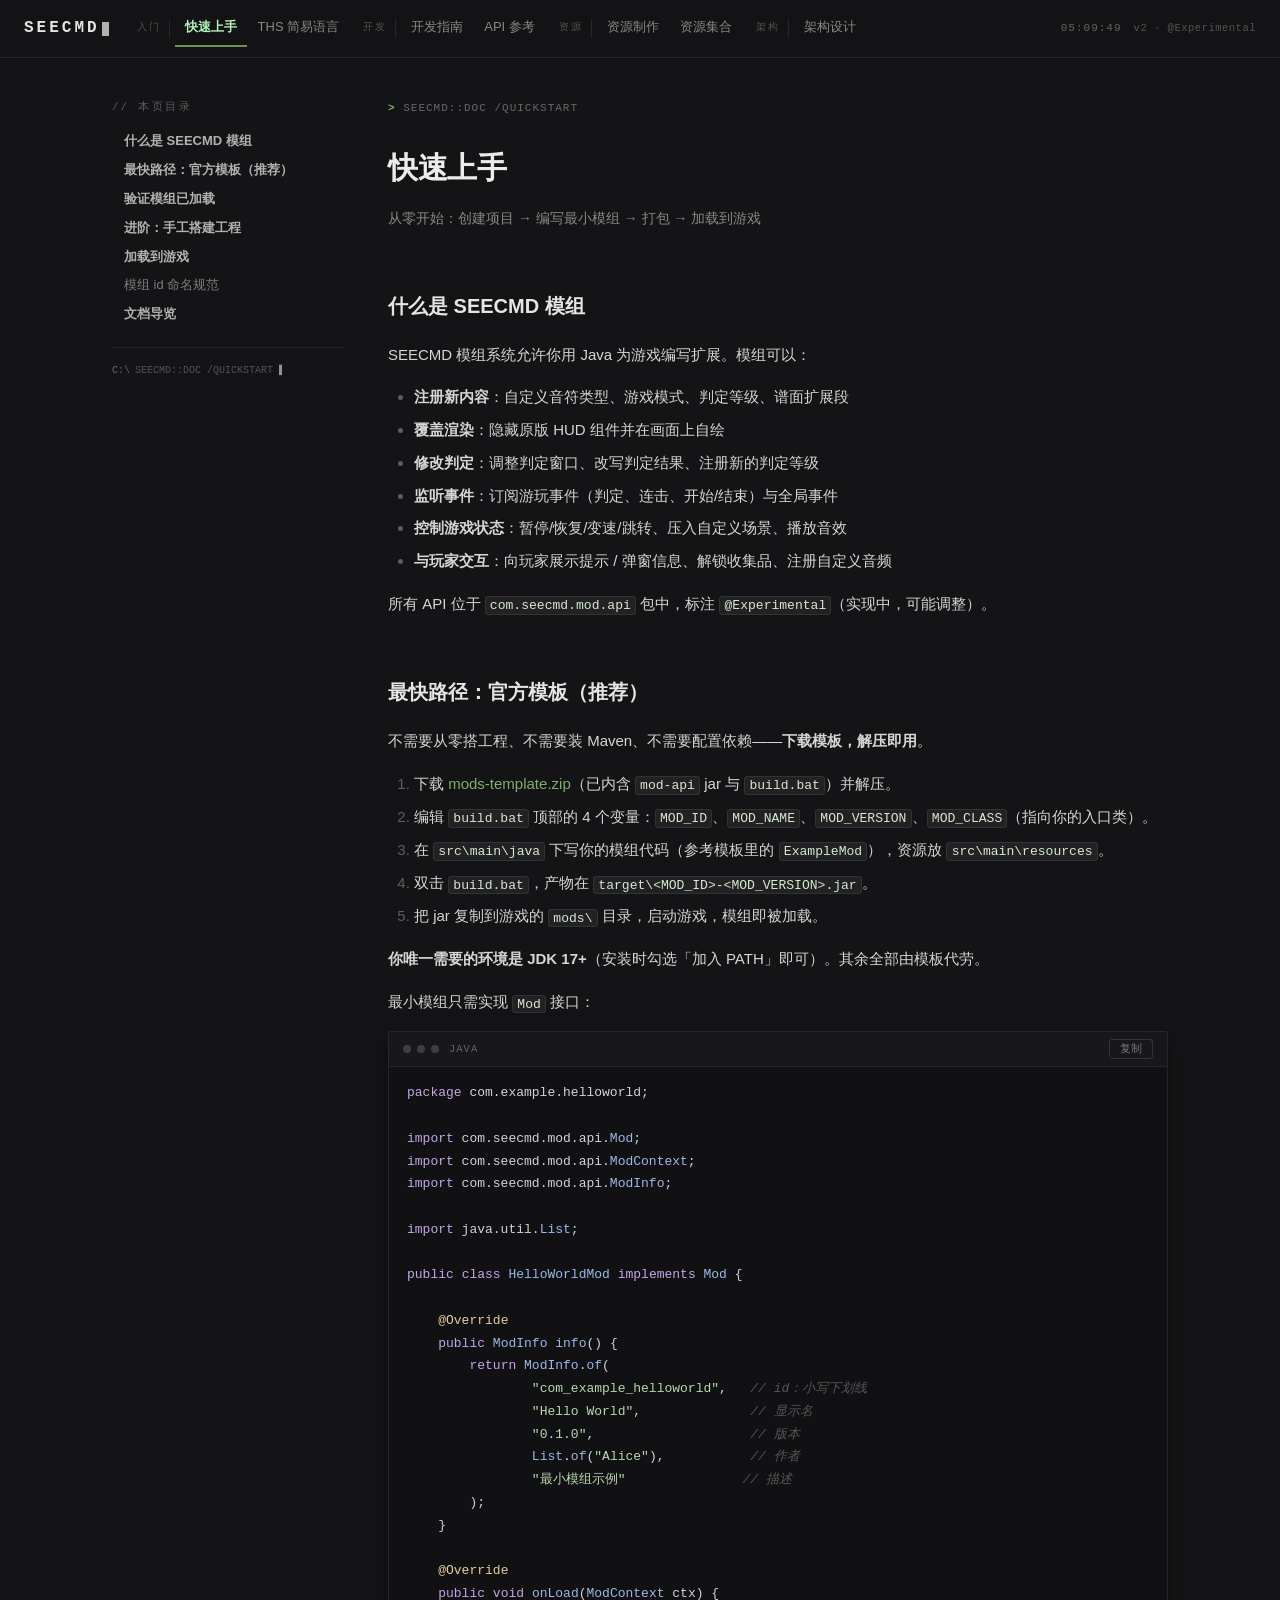
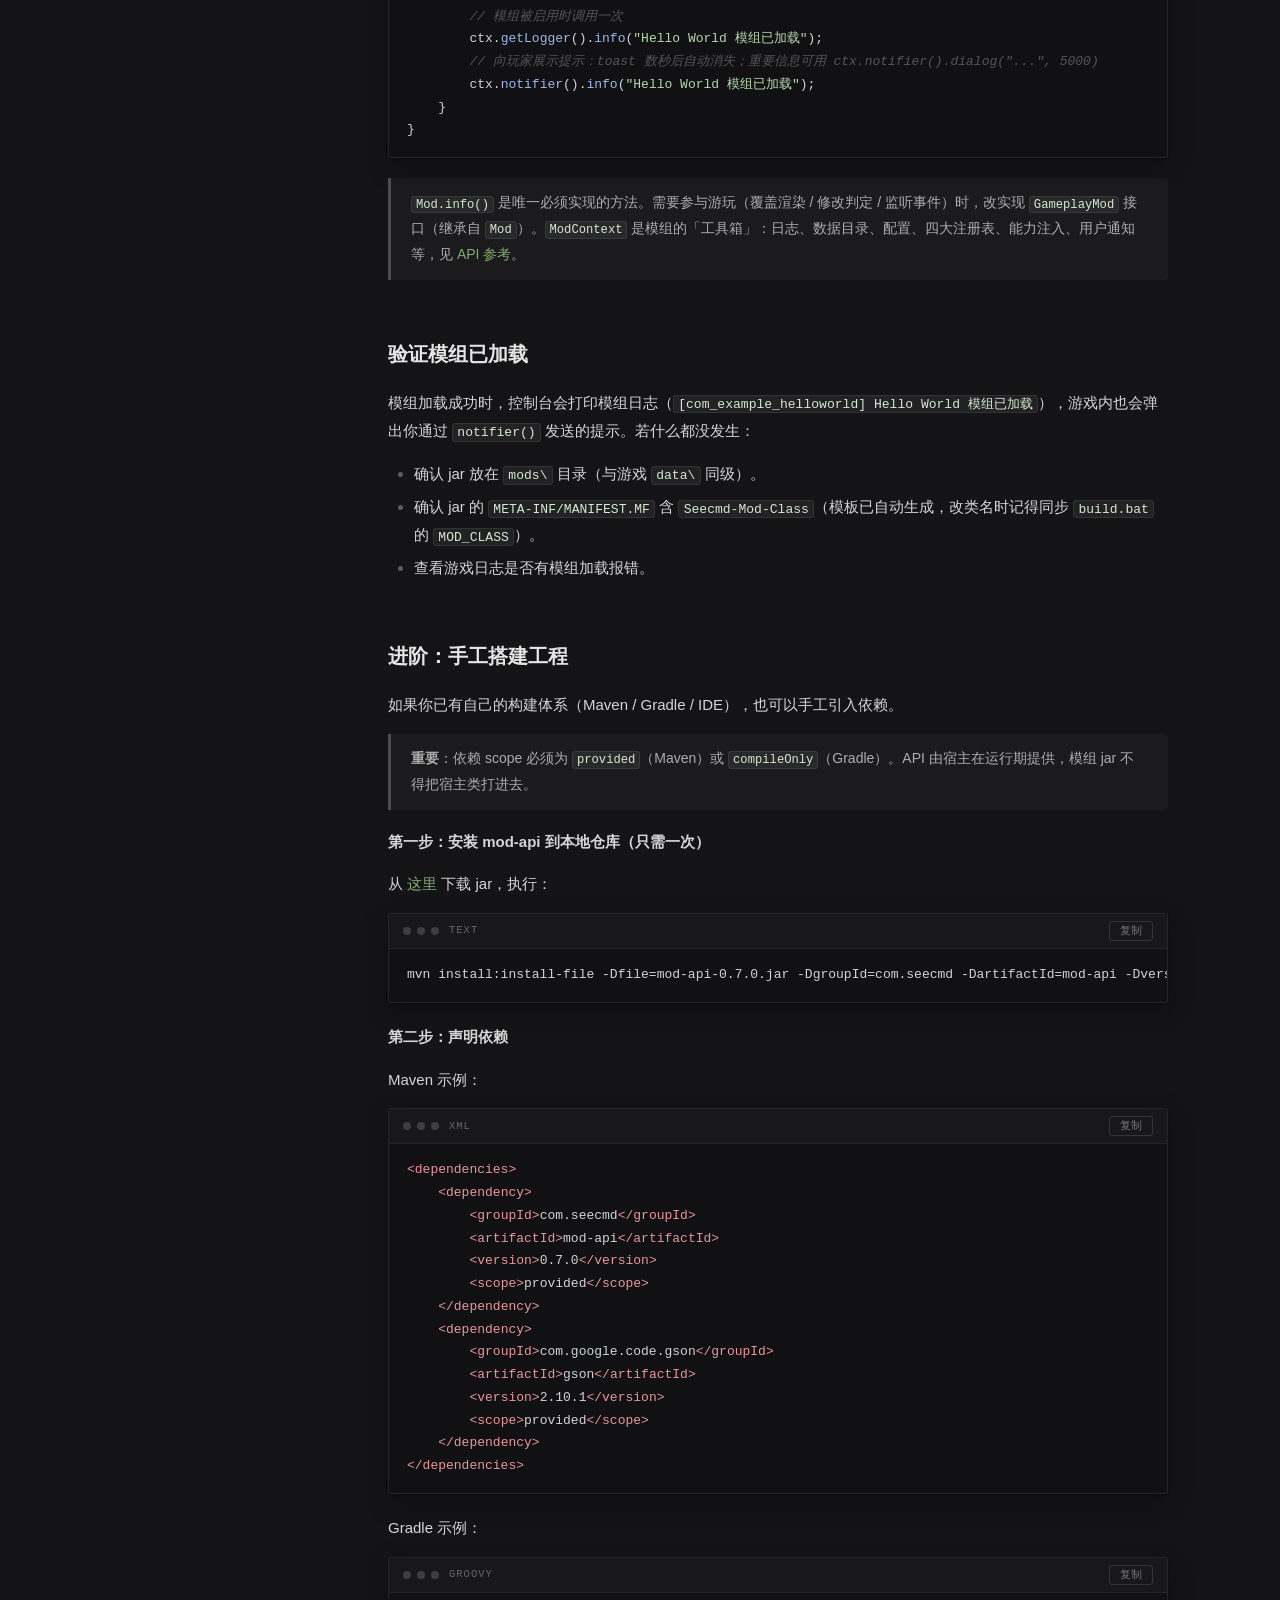
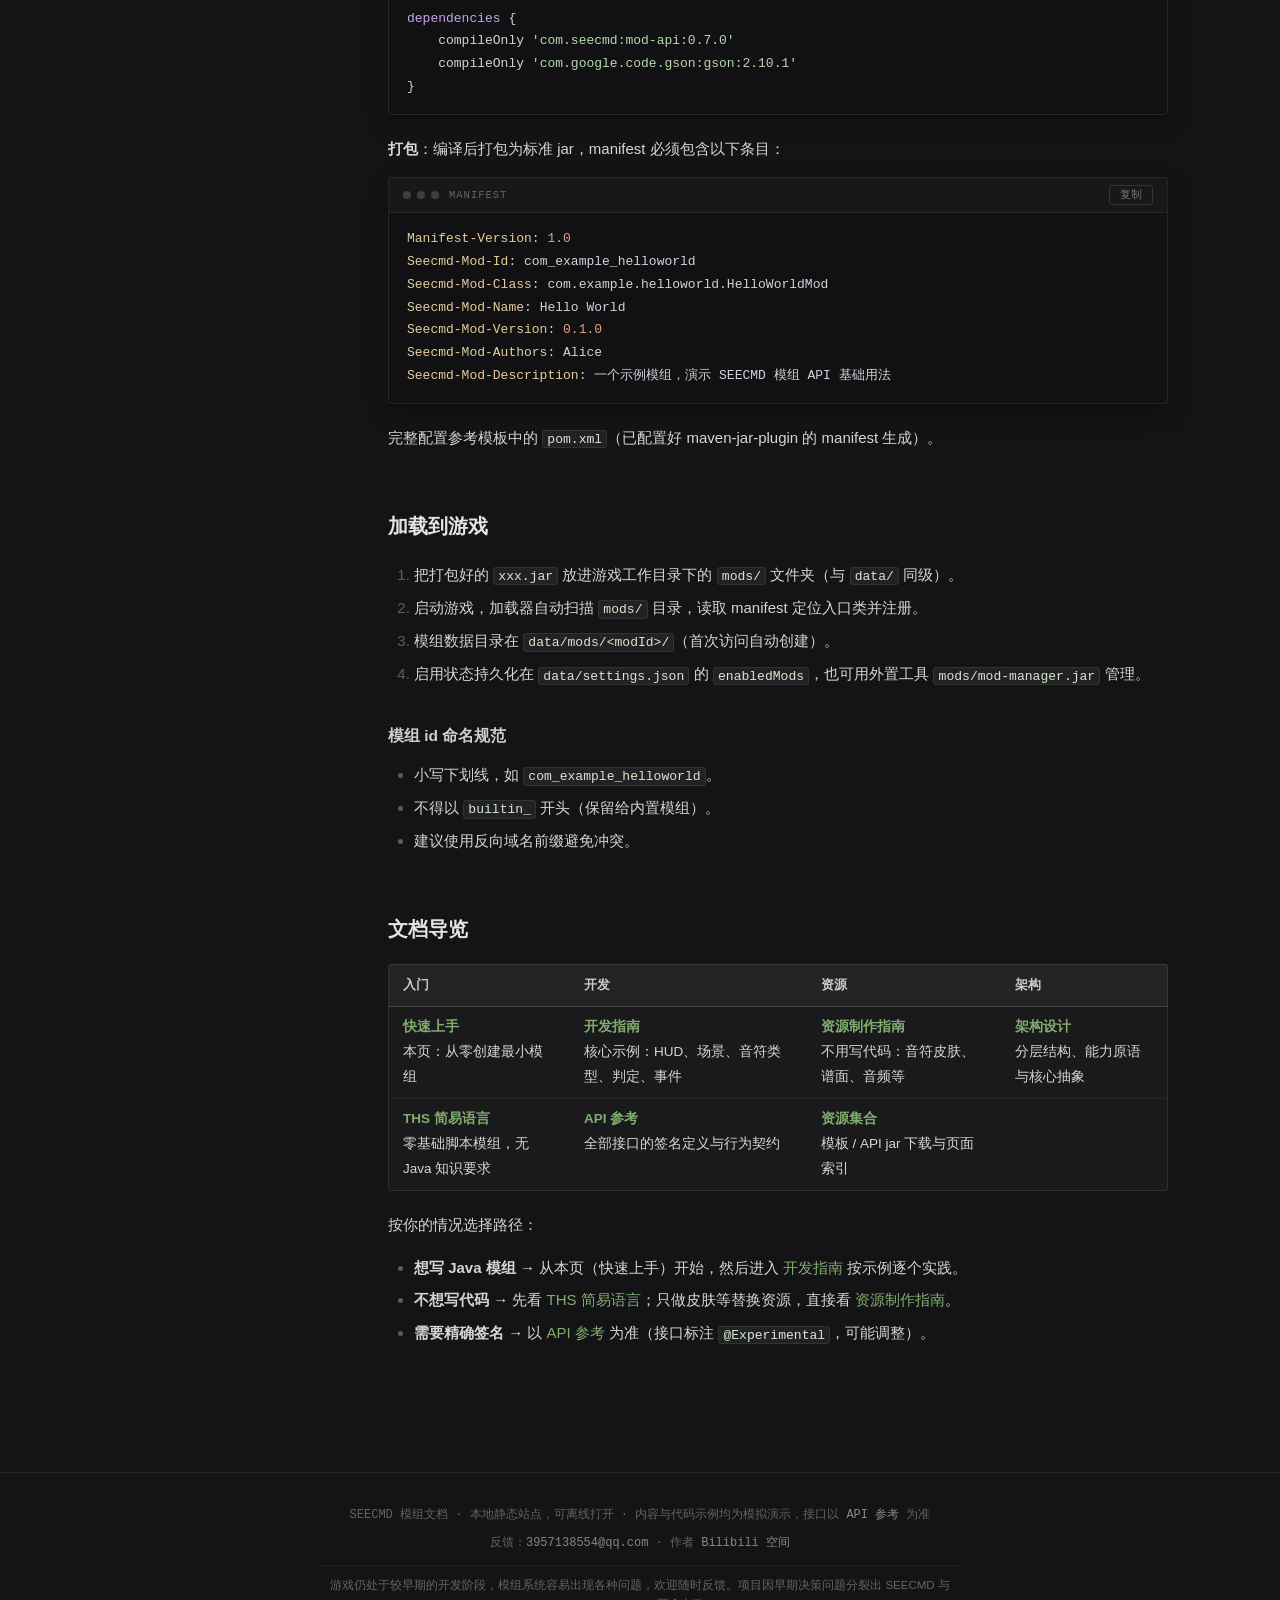
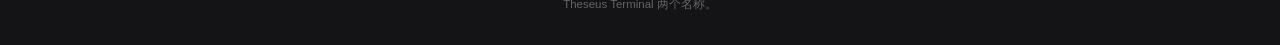
<file: index.html>
<!DOCTYPE html>
<html lang="zh-CN">
<head>
<meta charset="UTF-8">
<meta name="viewport" content="width=device-width, initial-scale=1.0">
<title>快速上手 · SEECMD 模组文档</title>
<link rel="stylesheet" href="assets/style.css">
</head>
<body>

<div class="boot-screen" aria-hidden="true">
  <div class="boot-logo">SEECMD</div>
  <div class="boot-bar"></div>
  <div class="boot-meta">
    <span>SYS:// DOC SYSTEM v2.0</span>
    <span>MODULES LOADED</span>
  </div>
</div>

<header class="site-header">
  <div class="brand-group">
    <a class="brand" href="index.html">SEECMD<span class="brand-caret"></span></a>
    <button class="nav-toggle" onclick="toggleNav()" aria-label="菜单">&#9776;</button>
  </div>
  <nav class="main-nav">
    <div class="nav-group"><span class="nav-group-label">入门</span><a href="index.html" class="active">快速上手</a><a href="ths.html">THS 简易语言</a></div>
    <div class="nav-group"><span class="nav-group-label">开发</span><a href="guide.html">开发指南</a><a href="api.html">API 参考</a></div>
    <div class="nav-group"><span class="nav-group-label">资源</span><a href="assets.html">资源制作</a><a href="resources.html">资源集合</a></div>
    <div class="nav-group"><span class="nav-group-label">架构</span><a href="design.html">架构设计</a></div>
  </nav>
  <div class="header-hud">
    <span class="hud-clock mono">--:--:--</span>
    <span class="version">v2 &#183; @Experimental</span>
  </div>
</header>
<div class="layout">
<aside class="sidebar"><div class="toc-title">// 本页目录</div><nav class="toc"><ul><li class="l2"><a href="#什么是-seecmd-模组">什么是 SEECMD 模组</a></li><li class="l2"><a href="#最快路径官方模板推荐">最快路径：官方模板（推荐）</a></li><li class="l2"><a href="#验证模组已加载">验证模组已加载</a></li><li class="l2"><a href="#进阶手工搭建工程">进阶：手工搭建工程</a></li><li class="l2"><a href="#加载到游戏">加载到游戏</a></li><li class="l3"><a href="#模组-id-命名规范">模组 id 命名规范</a></li><li class="l2"><a href="#文档导览">文档导览</a></li></ul></nav><div class="sidebar-path"><span class="prompt">C:\</span>SEECMD::DOC /QUICKSTART<span class="cursor">&#9612;</span></div></aside>
<main class="content">
<div class="page-path"><span class="prompt">&gt;</span> SEECMD::DOC /QUICKSTART</div>
<h1>快速上手</h1>
<p class="doc-sub">从零开始：创建项目 → 编写最小模组 → 打包 → 加载到游戏</p>
<h2 id="什么是-seecmd-模组">什么是 SEECMD 模组</h2>
<p>SEECMD 模组系统允许你用 Java 为游戏编写扩展。模组可以：</p>
<ul><li><strong>注册新内容</strong>：自定义音符类型、游戏模式、判定等级、谱面扩展段</li><li><strong>覆盖渲染</strong>：隐藏原版 HUD 组件并在画面上自绘</li><li><strong>修改判定</strong>：调整判定窗口、改写判定结果、注册新的判定等级</li><li><strong>监听事件</strong>：订阅游玩事件（判定、连击、开始/结束）与全局事件</li><li><strong>控制游戏状态</strong>：暂停/恢复/变速/跳转、压入自定义场景、播放音效</li><li><strong>与玩家交互</strong>：向玩家展示提示 / 弹窗信息、解锁收集品、注册自定义音频</li></ul>
<p>所有 API 位于 <code>com.seecmd.mod.api</code> 包中，标注 <code>@Experimental</code>（实现中，可能调整）。</p>
<h2 id="最快路径官方模板推荐">最快路径：官方模板（推荐）</h2>
<p>不需要从零搭工程、不需要装 Maven、不需要配置依赖——<strong>下载模板，解压即用</strong>。</p>
<ol><li>下载 <a href="https://github.com/luocaan/Theseus_doc/raw/main/assets/mods-template.zip" rel="noopener">mods-template.zip</a>（已内含 <code>mod-api</code> jar 与 <code>build.bat</code>）并解压。</li><li>编辑 <code>build.bat</code> 顶部的 4 个变量：<code>MOD_ID</code>、<code>MOD_NAME</code>、<code>MOD_VERSION</code>、<code>MOD_CLASS</code>（指向你的入口类）。</li><li>在 <code>src\main\java</code> 下写你的模组代码（参考模板里的 <code>ExampleMod</code>），资源放 <code>src\main\resources</code>。</li><li>双击 <code>build.bat</code>，产物在 <code>target\&lt;MOD_ID&gt;-&lt;MOD_VERSION&gt;.jar</code>。</li><li>把 jar 复制到游戏的 <code>mods\</code> 目录，启动游戏，模组即被加载。</li></ol>
<p><strong>你唯一需要的环境是 JDK 17+</strong>（安装时勾选「加入 PATH」即可）。其余全部由模板代劳。</p>
<p>最小模组只需实现 <code>Mod</code> 接口：</p>
<div class="code-wrap"><div class="code-head"><span class="code-dots"><i></i><i></i><i></i></span><span class="code-lang">java</span></div><pre><code>package com.example.helloworld;

import com.seecmd.mod.api.Mod;
import com.seecmd.mod.api.ModContext;
import com.seecmd.mod.api.ModInfo;

import java.util.List;

public class HelloWorldMod implements Mod {

    @Override
    public ModInfo info() {
        return ModInfo.of(
                &quot;com_example_helloworld&quot;,   // id：小写下划线
                &quot;Hello World&quot;,              // 显示名
                &quot;0.1.0&quot;,                    // 版本
                List.of(&quot;Alice&quot;),           // 作者
                &quot;最小模组示例&quot;               // 描述
        );
    }

    @Override
    public void onLoad(ModContext ctx) {
        // 模组被启用时调用一次
        ctx.getLogger().info(&quot;Hello World 模组已加载&quot;);
        // 向玩家展示提示：toast 数秒后自动消失；重要信息可用 ctx.notifier().dialog(&quot;...&quot;, 5000)
        ctx.notifier().info(&quot;Hello World 模组已加载&quot;);
    }
}</code></pre></div>
<blockquote><p><code>Mod.info()</code> 是唯一必须实现的方法。需要参与游玩（覆盖渲染 / 修改判定 / 监听事件）时，改实现 <code>GameplayMod</code> 接口（继承自 <code>Mod</code>）。<code>ModContext</code> 是模组的「工具箱」：日志、数据目录、配置、四大注册表、能力注入、用户通知等，见 <a href="api.html">API 参考</a>。</p></blockquote>
<h2 id="验证模组已加载">验证模组已加载</h2>
<p>模组加载成功时，控制台会打印模组日志（<code>[com_example_helloworld] Hello World 模组已加载</code>），游戏内也会弹出你通过 <code>notifier()</code> 发送的提示。若什么都没发生：</p>
<ul><li>确认 jar 放在 <code>mods\</code> 目录（与游戏 <code>data\</code> 同级）。</li><li>确认 jar 的 <code>META-INF/MANIFEST.MF</code> 含 <code>Seecmd-Mod-Class</code>（模板已自动生成，改类名时记得同步 <code>build.bat</code> 的 <code>MOD_CLASS</code>）。</li><li>查看游戏日志是否有模组加载报错。</li></ul>
<h2 id="进阶手工搭建工程">进阶：手工搭建工程</h2>
<p>如果你已有自己的构建体系（Maven / Gradle / IDE），也可以手工引入依赖。</p>
<blockquote><p><strong>重要</strong>：依赖 scope 必须为 <code>provided</code>（Maven）或 <code>compileOnly</code>（Gradle）。API 由宿主在运行期提供，模组 jar 不得把宿主类打进去。</p></blockquote>
<p><strong>第一步：安装 mod-api 到本地仓库（只需一次）</strong></p>
<p>从 <a href="https://github.com/luocaan/Theseus_doc/raw/main/assets/mod-api-0.7.0.jar" rel="noopener">这里</a> 下载 jar，执行：</p>
<div class="code-wrap"><div class="code-head"><span class="code-dots"><i></i><i></i><i></i></span><span class="code-lang">text</span></div><pre><code>mvn install:install-file -Dfile=mod-api-0.7.0.jar -DgroupId=com.seecmd -DartifactId=mod-api -Dversion=0.7.0 -Dpackaging=jar</code></pre></div>
<p><strong>第二步：声明依赖</strong></p>
<p>Maven 示例：</p>
<div class="code-wrap"><div class="code-head"><span class="code-dots"><i></i><i></i><i></i></span><span class="code-lang">xml</span></div><pre><code>&lt;dependencies&gt;
    &lt;dependency&gt;
        &lt;groupId&gt;com.seecmd&lt;/groupId&gt;
        &lt;artifactId&gt;mod-api&lt;/artifactId&gt;
        &lt;version&gt;0.7.0&lt;/version&gt;
        &lt;scope&gt;provided&lt;/scope&gt;
    &lt;/dependency&gt;
    &lt;dependency&gt;
        &lt;groupId&gt;com.google.code.gson&lt;/groupId&gt;
        &lt;artifactId&gt;gson&lt;/artifactId&gt;
        &lt;version&gt;2.10.1&lt;/version&gt;
        &lt;scope&gt;provided&lt;/scope&gt;
    &lt;/dependency&gt;
&lt;/dependencies&gt;</code></pre></div>
<p>Gradle 示例：</p>
<div class="code-wrap"><div class="code-head"><span class="code-dots"><i></i><i></i><i></i></span><span class="code-lang">groovy</span></div><pre><code>dependencies {
    compileOnly 'com.seecmd:mod-api:0.7.0'
    compileOnly 'com.google.code.gson:gson:2.10.1'
}</code></pre></div>
<p><strong>打包</strong>：编译后打包为标准 jar，manifest 必须包含以下条目：</p>
<div class="code-wrap"><div class="code-head"><span class="code-dots"><i></i><i></i><i></i></span><span class="code-lang">manifest</span></div><pre><code>Manifest-Version: 1.0
Seecmd-Mod-Id: com_example_helloworld
Seecmd-Mod-Class: com.example.helloworld.HelloWorldMod
Seecmd-Mod-Name: Hello World
Seecmd-Mod-Version: 0.1.0
Seecmd-Mod-Authors: Alice
Seecmd-Mod-Description: 一个示例模组，演示 SEECMD 模组 API 基础用法</code></pre></div>
<p>完整配置参考模板中的 <code>pom.xml</code>（已配置好 maven-jar-plugin 的 manifest 生成）。</p>
<h2 id="加载到游戏">加载到游戏</h2>
<ol><li>把打包好的 <code>xxx.jar</code> 放进游戏工作目录下的 <code>mods/</code> 文件夹（与 <code>data/</code> 同级）。</li><li>启动游戏，加载器自动扫描 <code>mods/</code> 目录，读取 manifest 定位入口类并注册。</li><li>模组数据目录在 <code>data/mods/&lt;modId&gt;/</code>（首次访问自动创建）。</li><li>启用状态持久化在 <code>data/settings.json</code> 的 <code>enabledMods</code>，也可用外置工具 <code>mods/mod-manager.jar</code> 管理。</li></ol>
<h3 id="模组-id-命名规范">模组 id 命名规范</h3>
<ul><li>小写下划线，如 <code>com_example_helloworld</code>。</li><li>不得以 <code>builtin_</code> 开头（保留给内置模组）。</li><li>建议使用反向域名前缀避免冲突。</li></ul>
<h2 id="文档导览">文档导览</h2>
<div class="table-scroll"><table><thead><tr><th>入门</th><th>开发</th><th>资源</th><th>架构</th></tr></thead><tbody><tr><td><strong><a href="index.html">快速上手</a></strong><br>本页：从零创建最小模组</td><td><strong><a href="guide.html">开发指南</a></strong><br>核心示例：HUD、场景、音符类型、判定、事件</td><td><strong><a href="assets.html">资源制作指南</a></strong><br>不用写代码：音符皮肤、谱面、音频等</td><td><strong><a href="design.html">架构设计</a></strong><br>分层结构、能力原语与核心抽象</td></tr><tr><td><strong><a href="ths.html">THS 简易语言</a></strong><br>零基础脚本模组，无 Java 知识要求</td><td><strong><a href="api.html">API 参考</a></strong><br>全部接口的签名定义与行为契约</td><td><strong><a href="resources.html">资源集合</a></strong><br>模板 / API jar 下载与页面索引</td><td></td></tr></tbody></table></div>
<p>按你的情况选择路径：</p>
<ul><li><strong>想写 Java 模组</strong> → 从本页（快速上手）开始，然后进入 <a href="guide.html">开发指南</a> 按示例逐个实践。</li><li><strong>不想写代码</strong> → 先看 <a href="ths.html">THS 简易语言</a>；只做皮肤等替换资源，直接看 <a href="assets.html">资源制作指南</a>。</li><li><strong>需要精确签名</strong> → 以 <a href="api.html">API 参考</a> 为准（接口标注 <code>@Experimental</code>，可能调整）。</li></ul>
</main>
</div>
<footer class="site-foot"><div class="foot-row"><span class="foot-line">SEECMD 模组文档 · 本地静态站点，可离线打开 · 内容与代码示例均为模拟演示，接口以 <a href="api.html">API 参考</a> 为准</span></div><div class="foot-row"><span class="foot-line">反馈：<a href="mailto:3957138554@qq.com">3957138554@qq.com</a> · 作者 <a href="https://space.bilibili.com/3493124712171876" target="_blank" rel="noopener">Bilibili 空间</a></span></div><div class="foot-note">游戏仍处于较早期的开发阶段，模组系统容易出现各种问题，欢迎随时反馈。项目因早期决策问题分裂出 SEECMD 与 Theseus Terminal 两个名称。</div></footer>
<script>
function toggleNav() {
  // 移动端：汉堡按钮打开本页目录（sidebar TOC）
  var sb = document.querySelector(".sidebar");
  if (sb) sb.classList.toggle("open");
}
document.addEventListener("click", function(e) {
  var sb = document.querySelector(".sidebar");
  if (sb && sb.classList.contains("open") && !sb.contains(e.target) && !e.target.classList.contains("nav-toggle")) {
    sb.classList.remove("open");
  }
});
</script>
<script src="assets/app.js"></script>
</body>
</html>
</file>
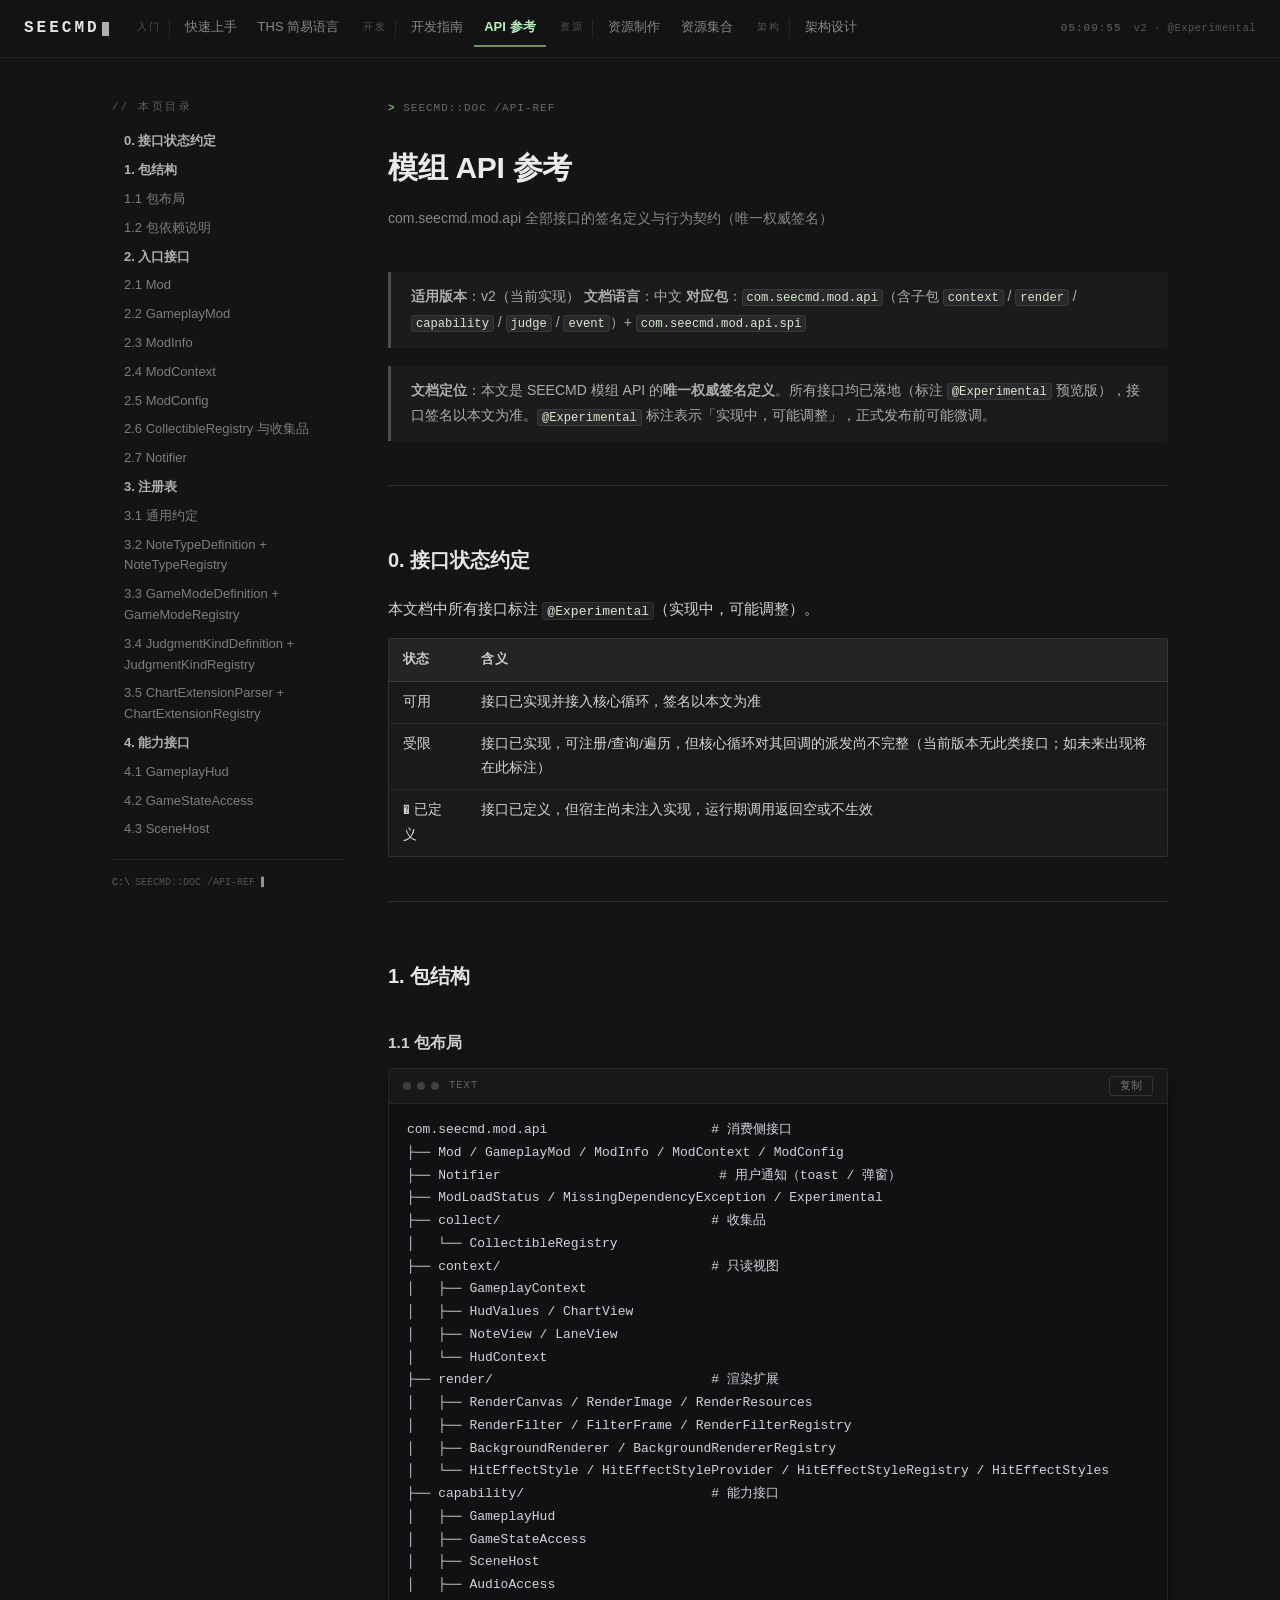
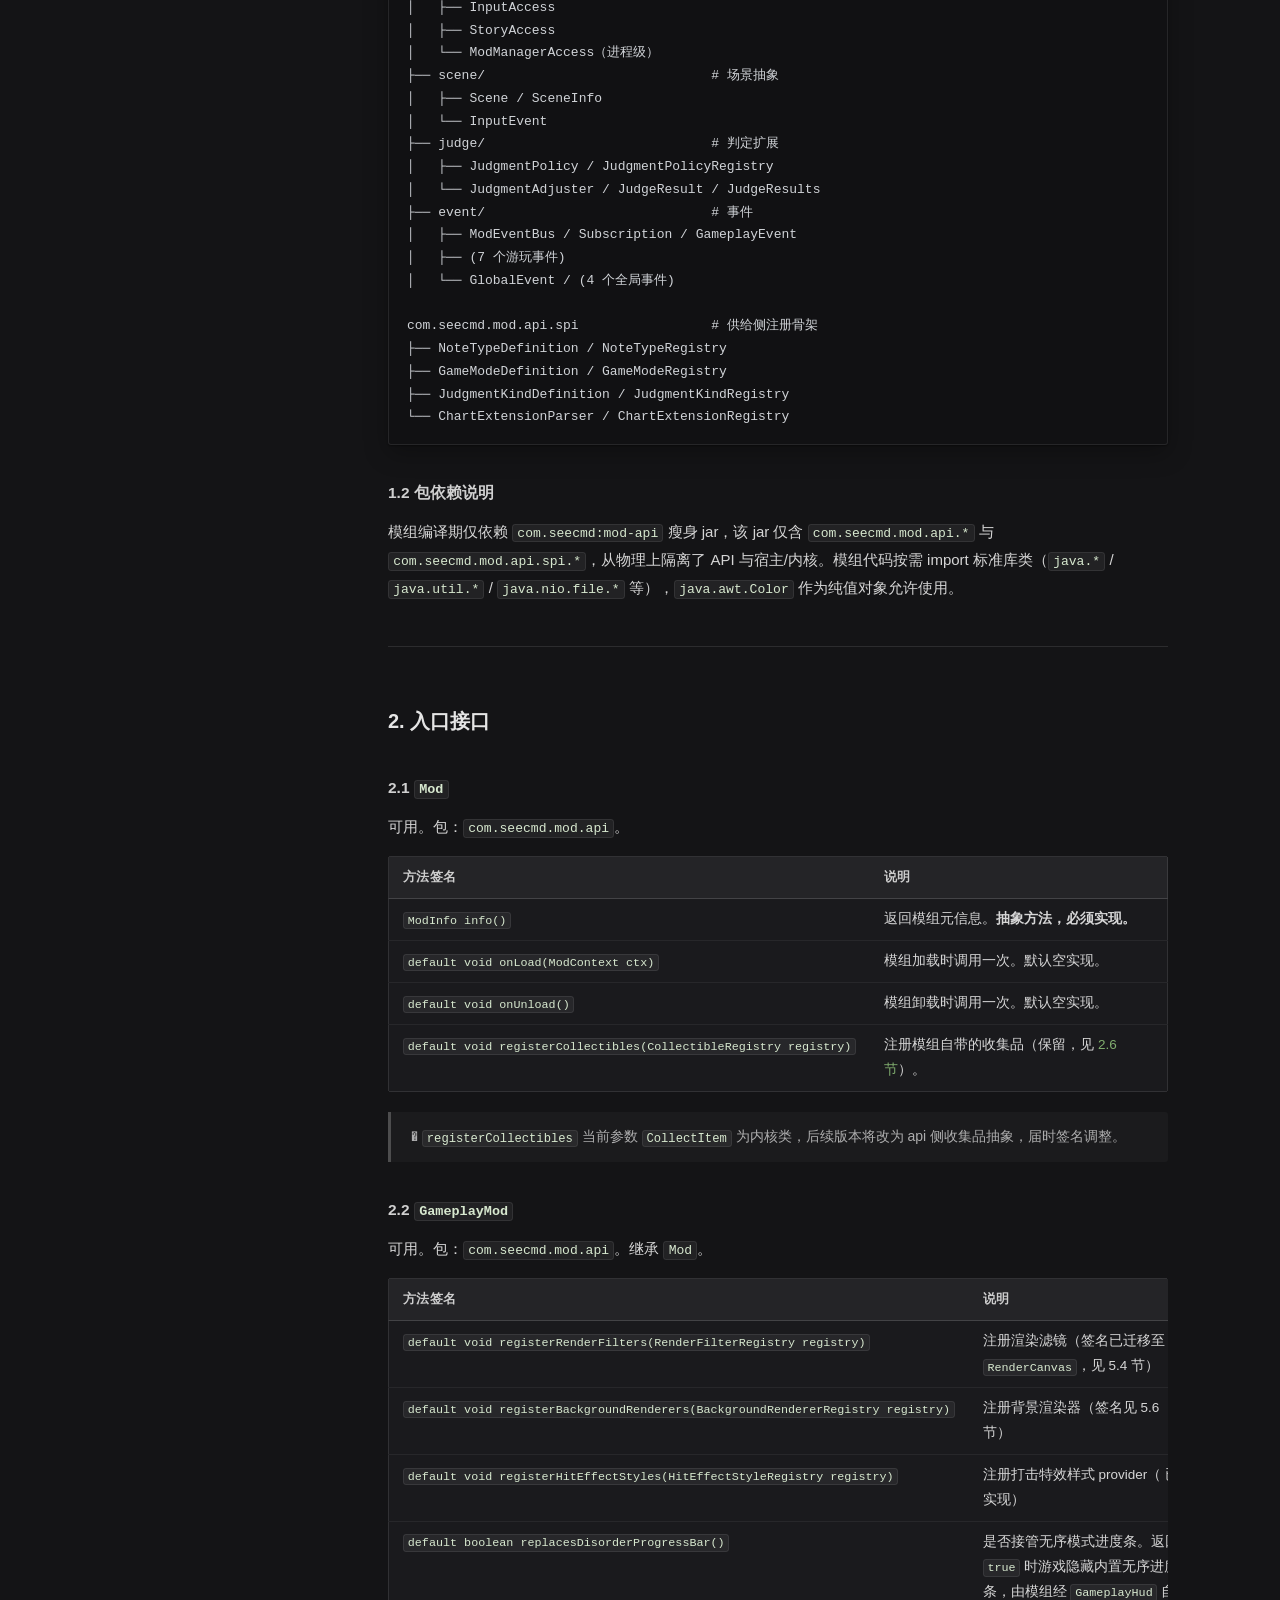
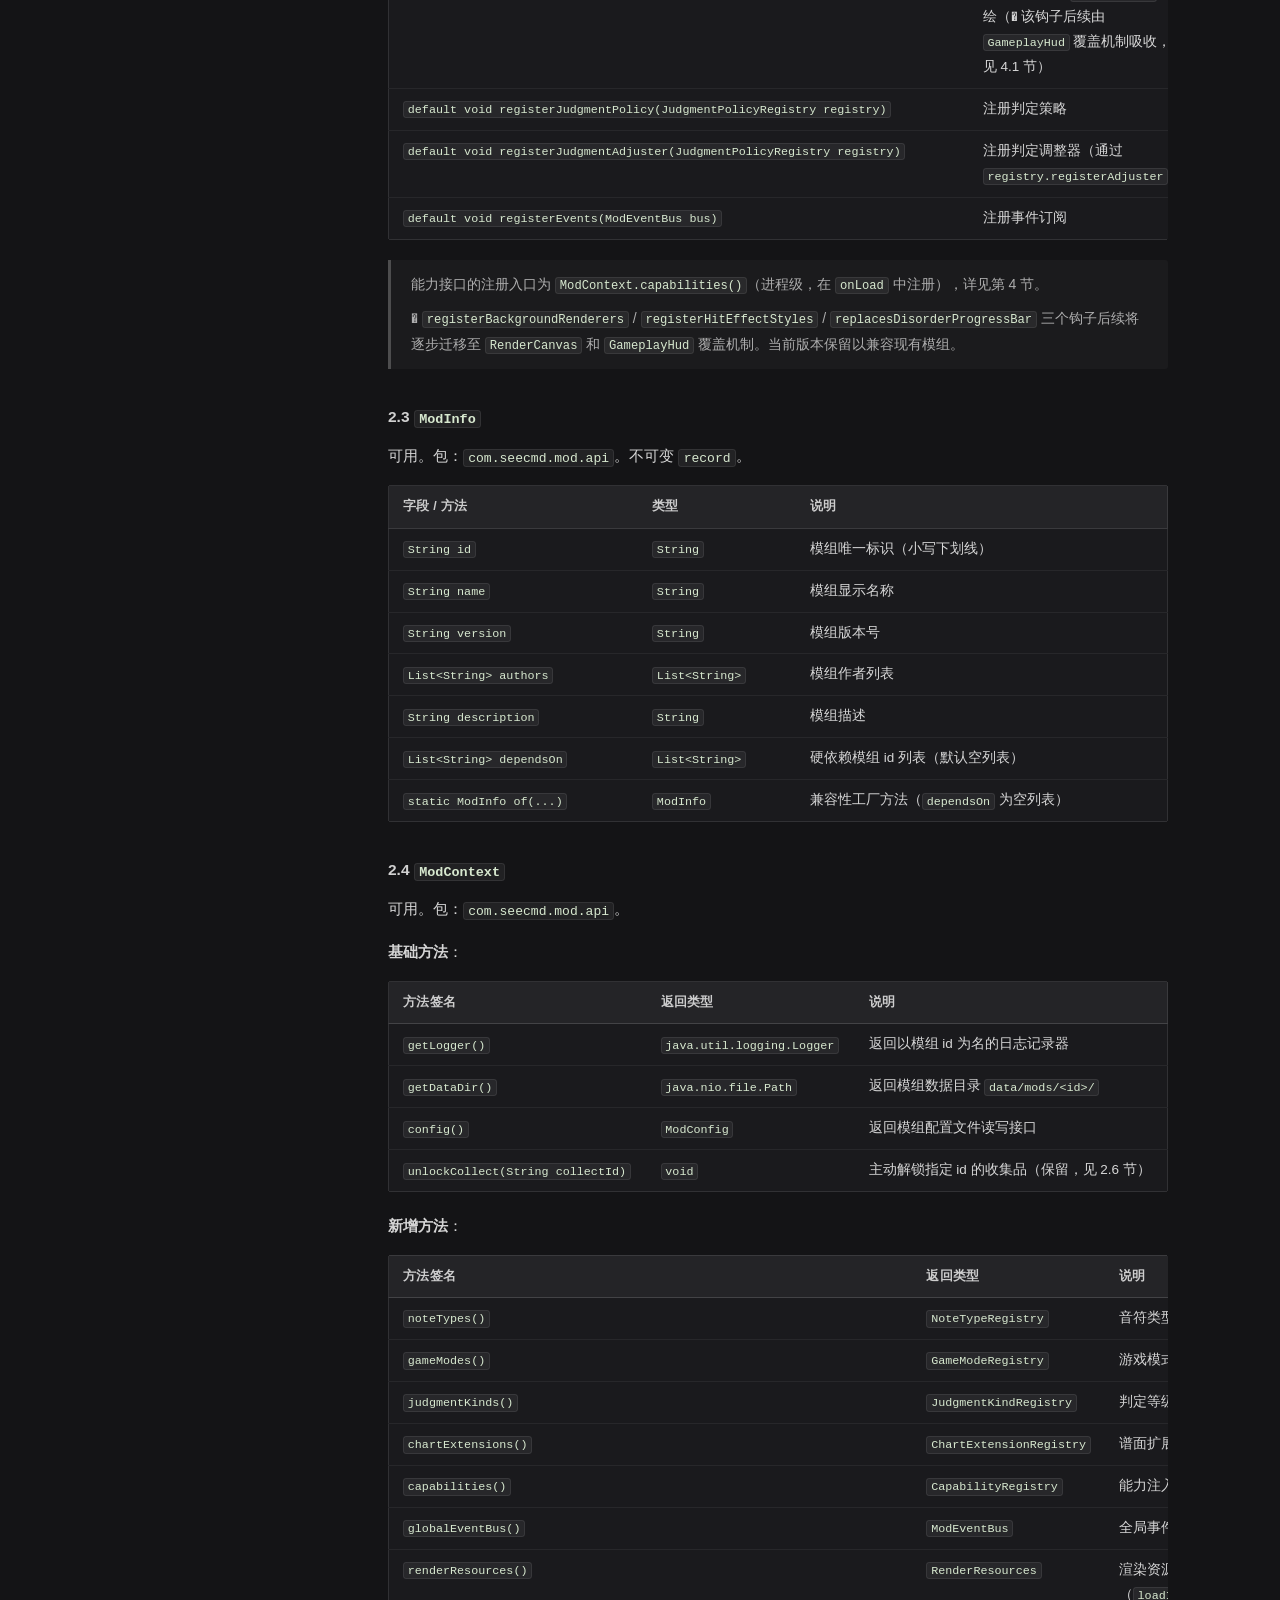
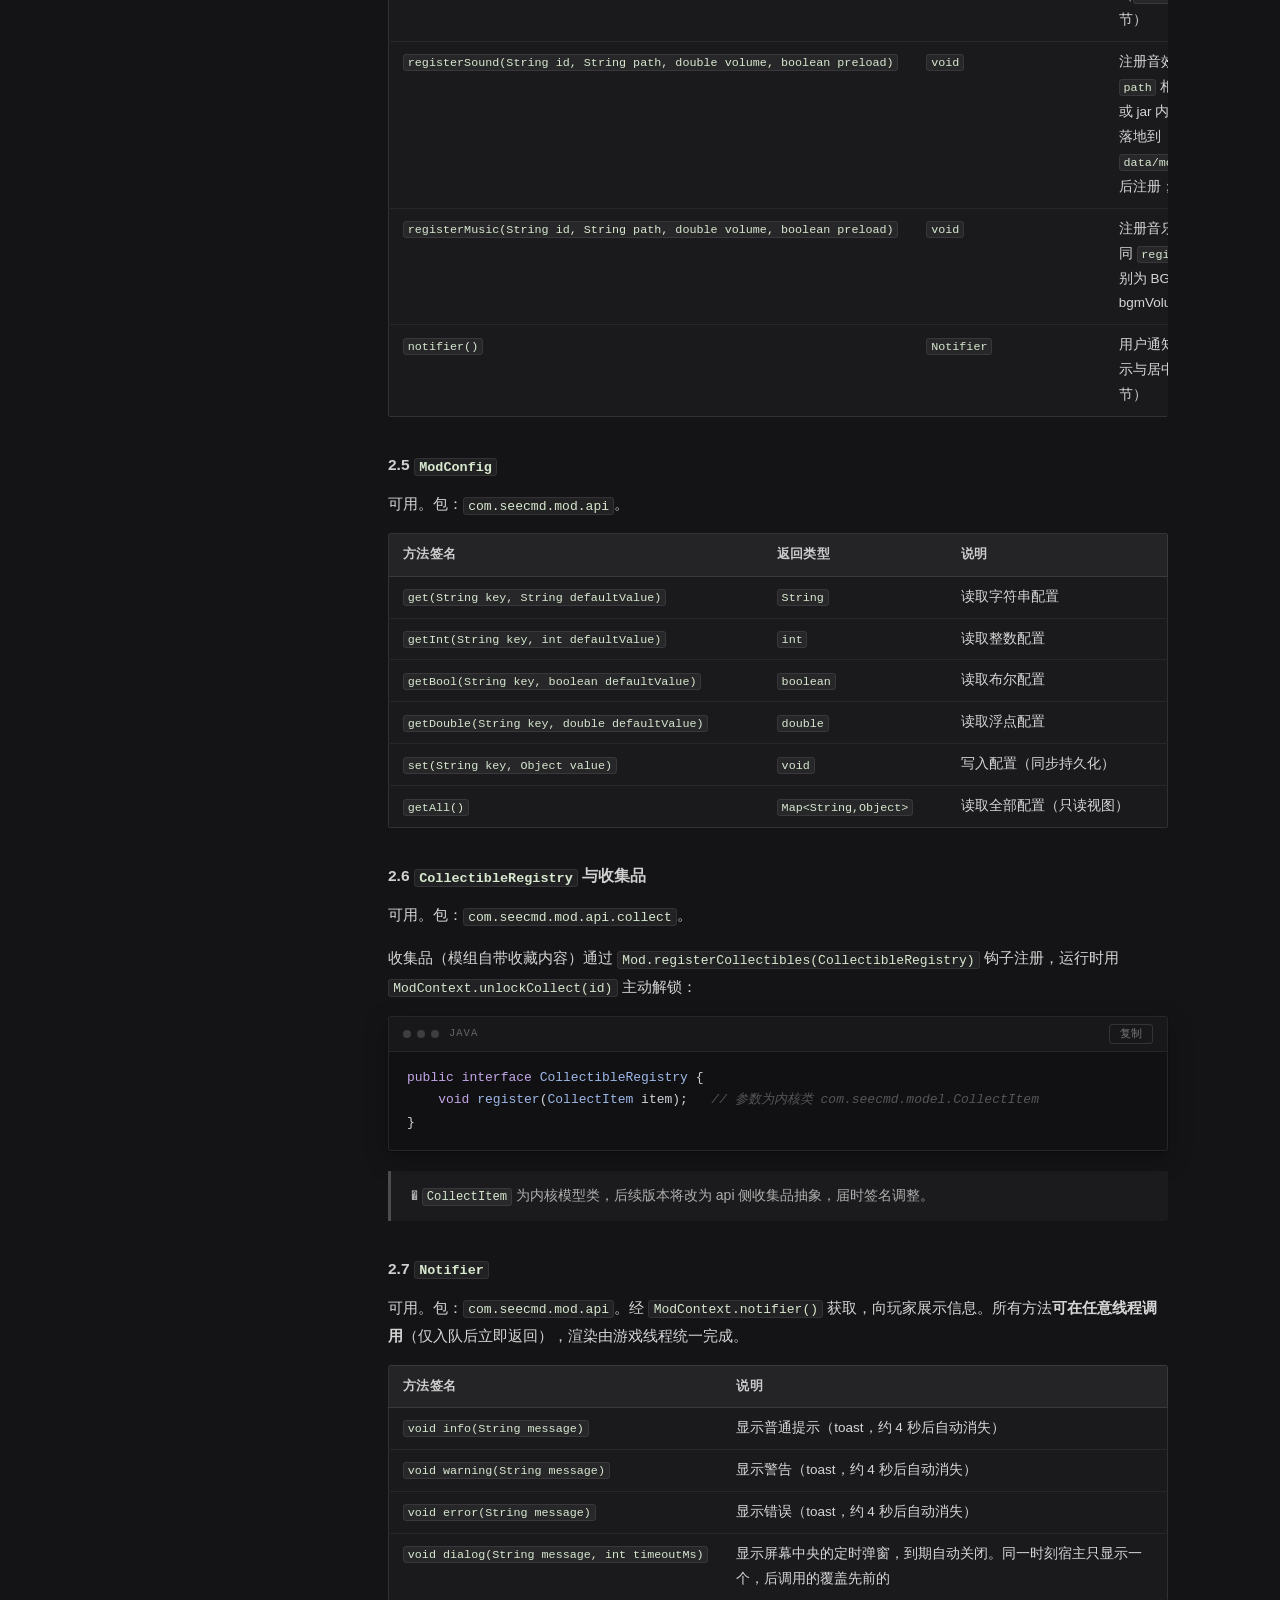
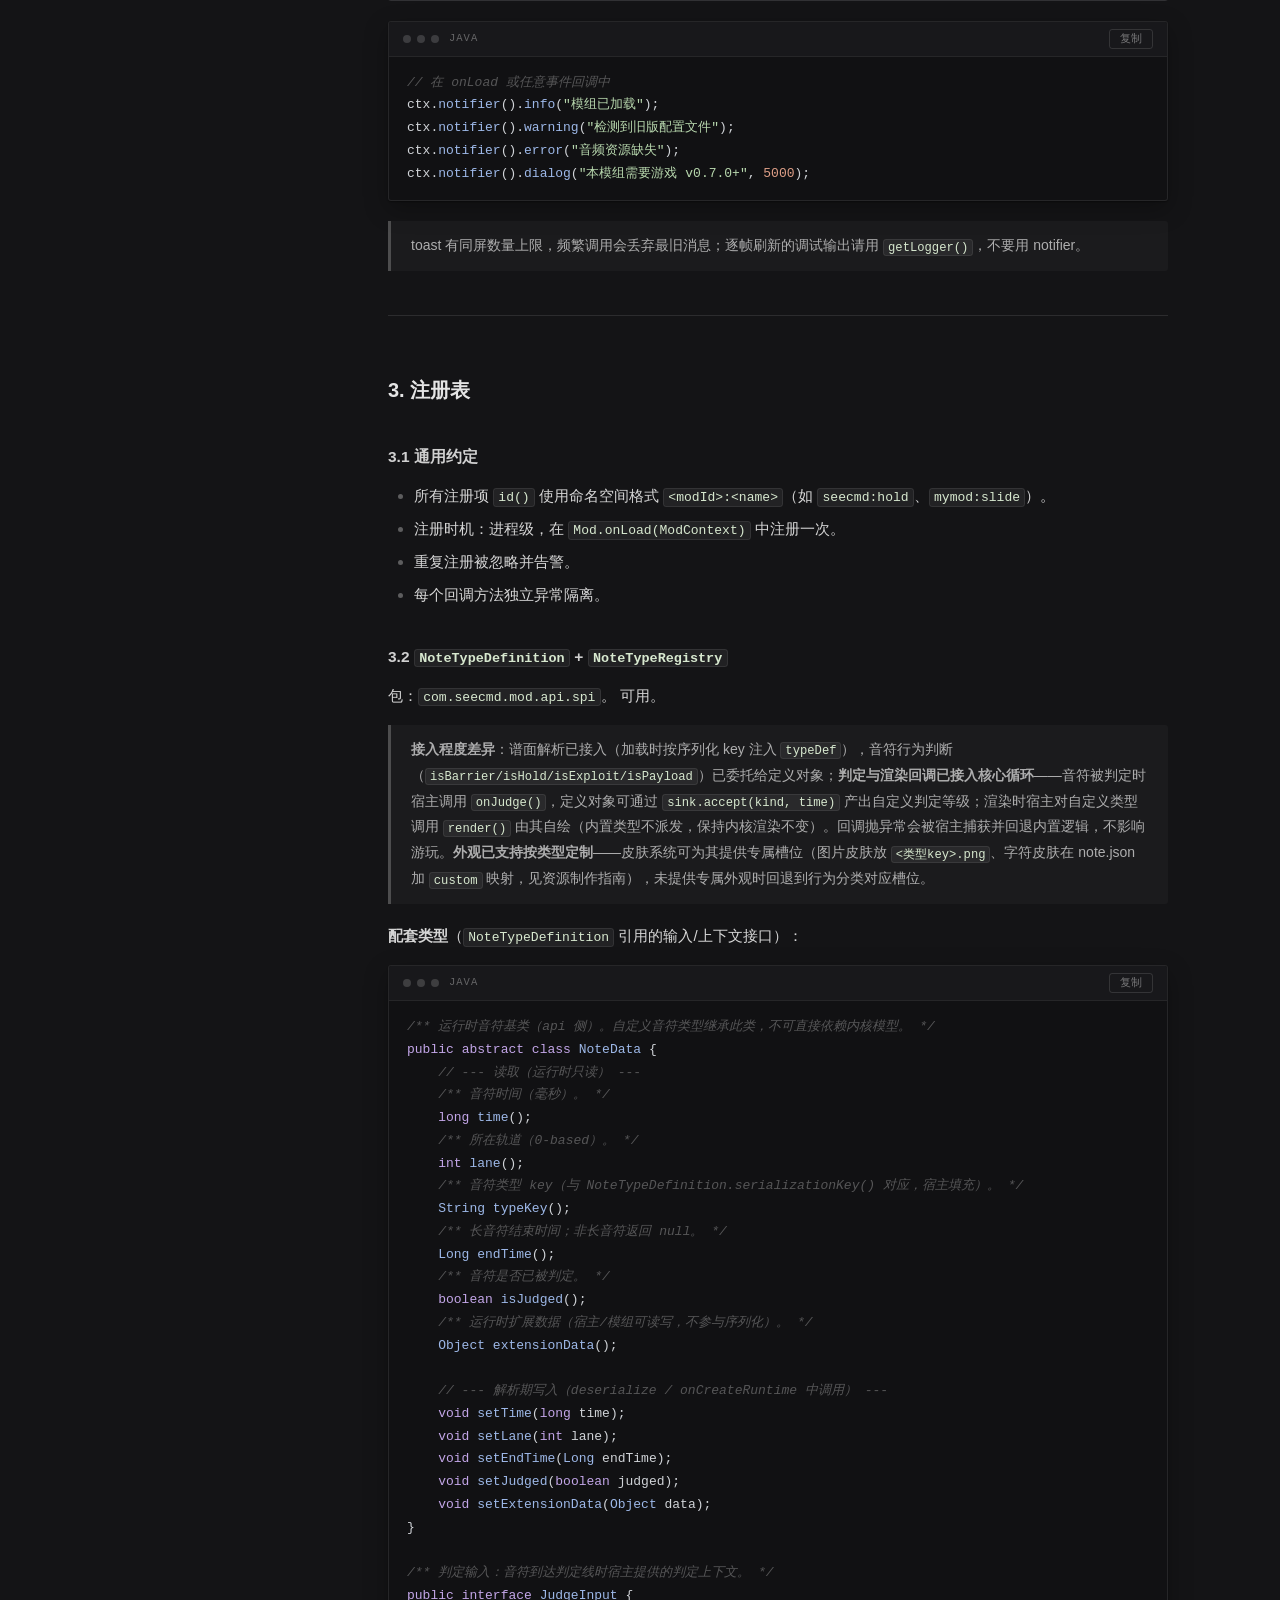
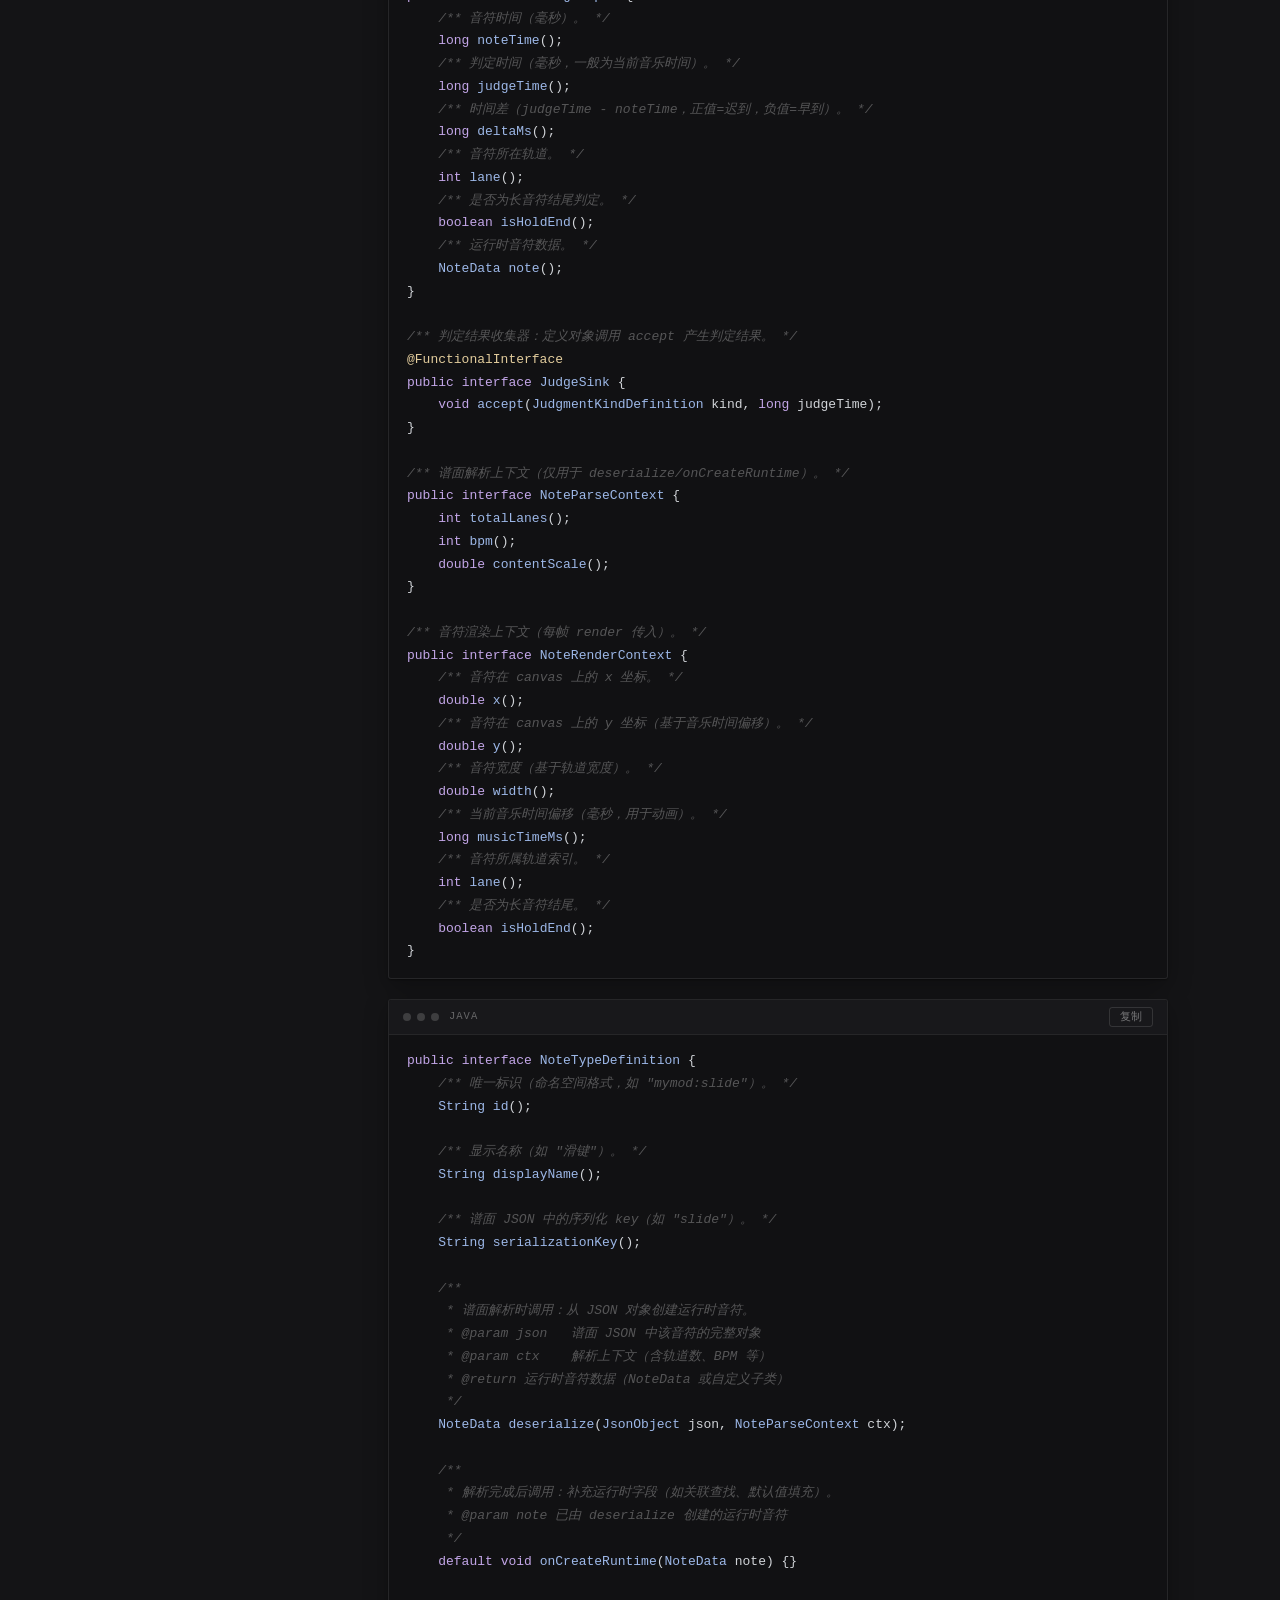
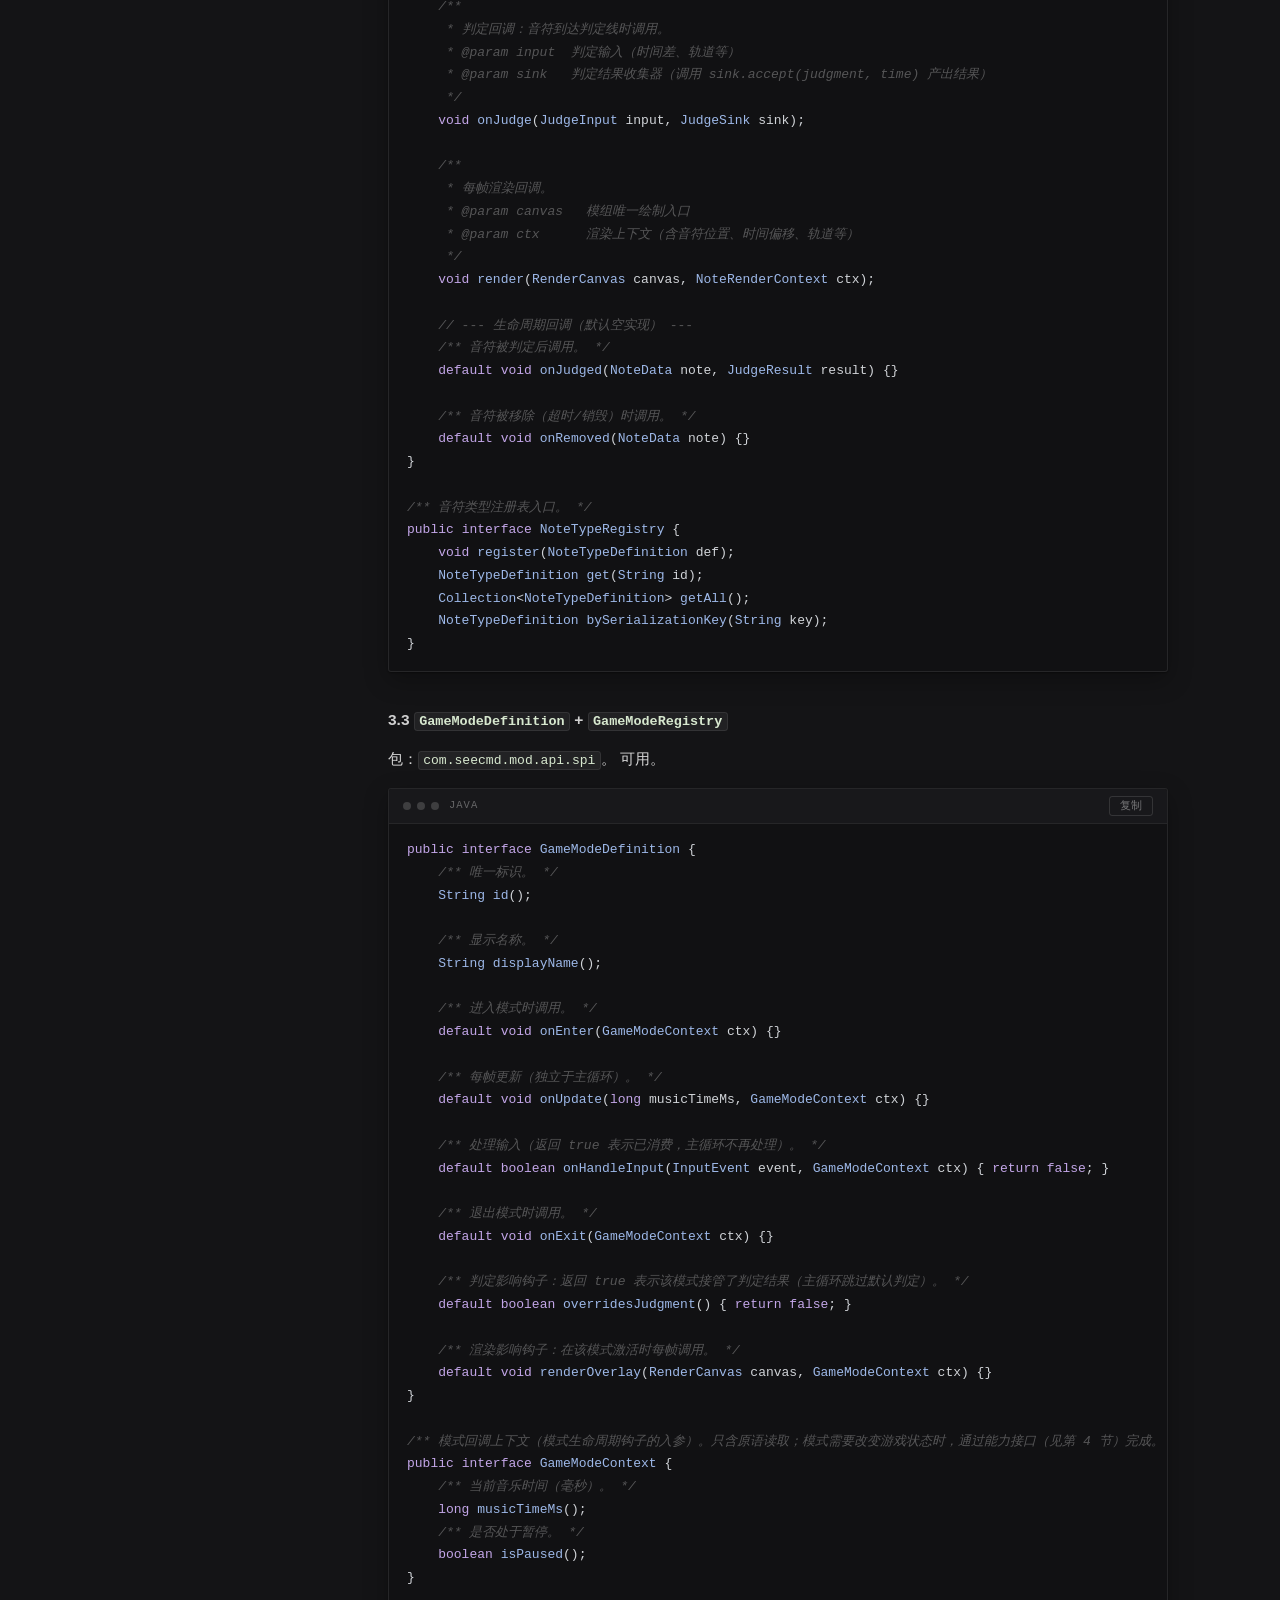
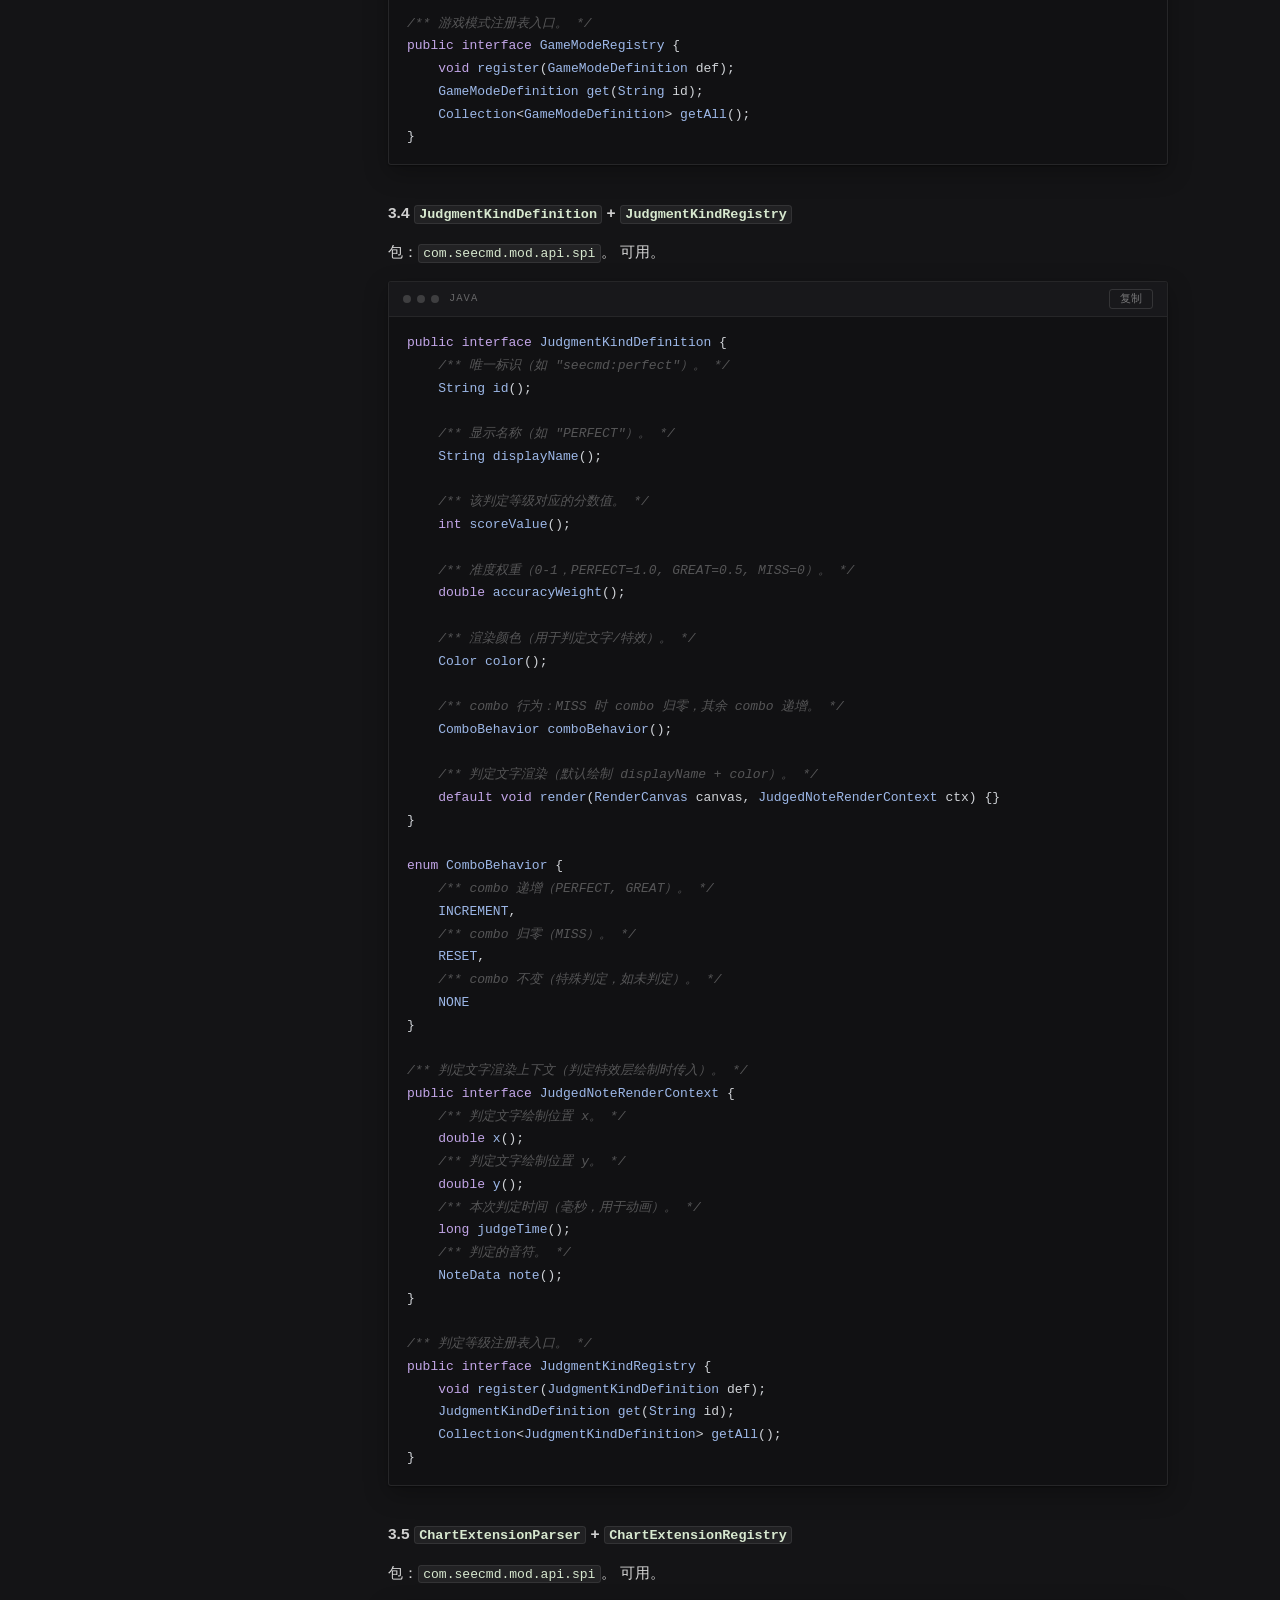
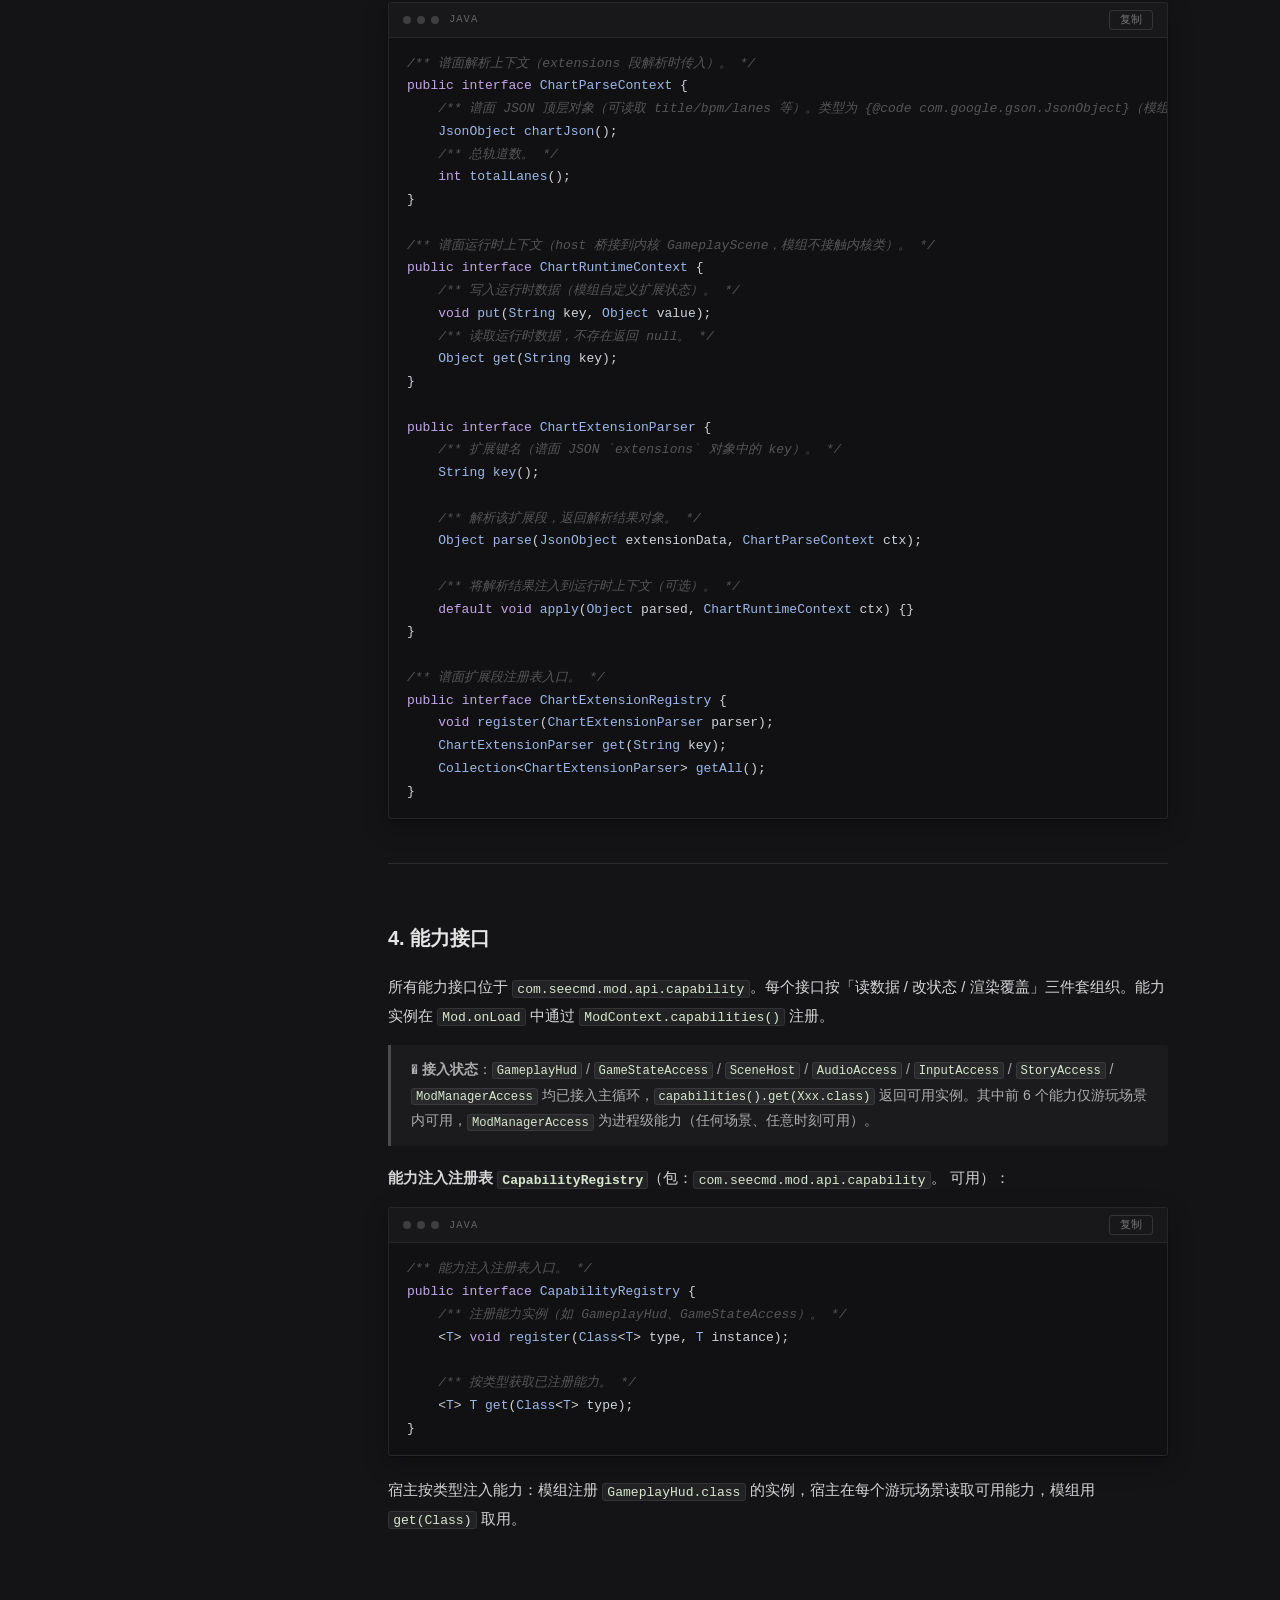
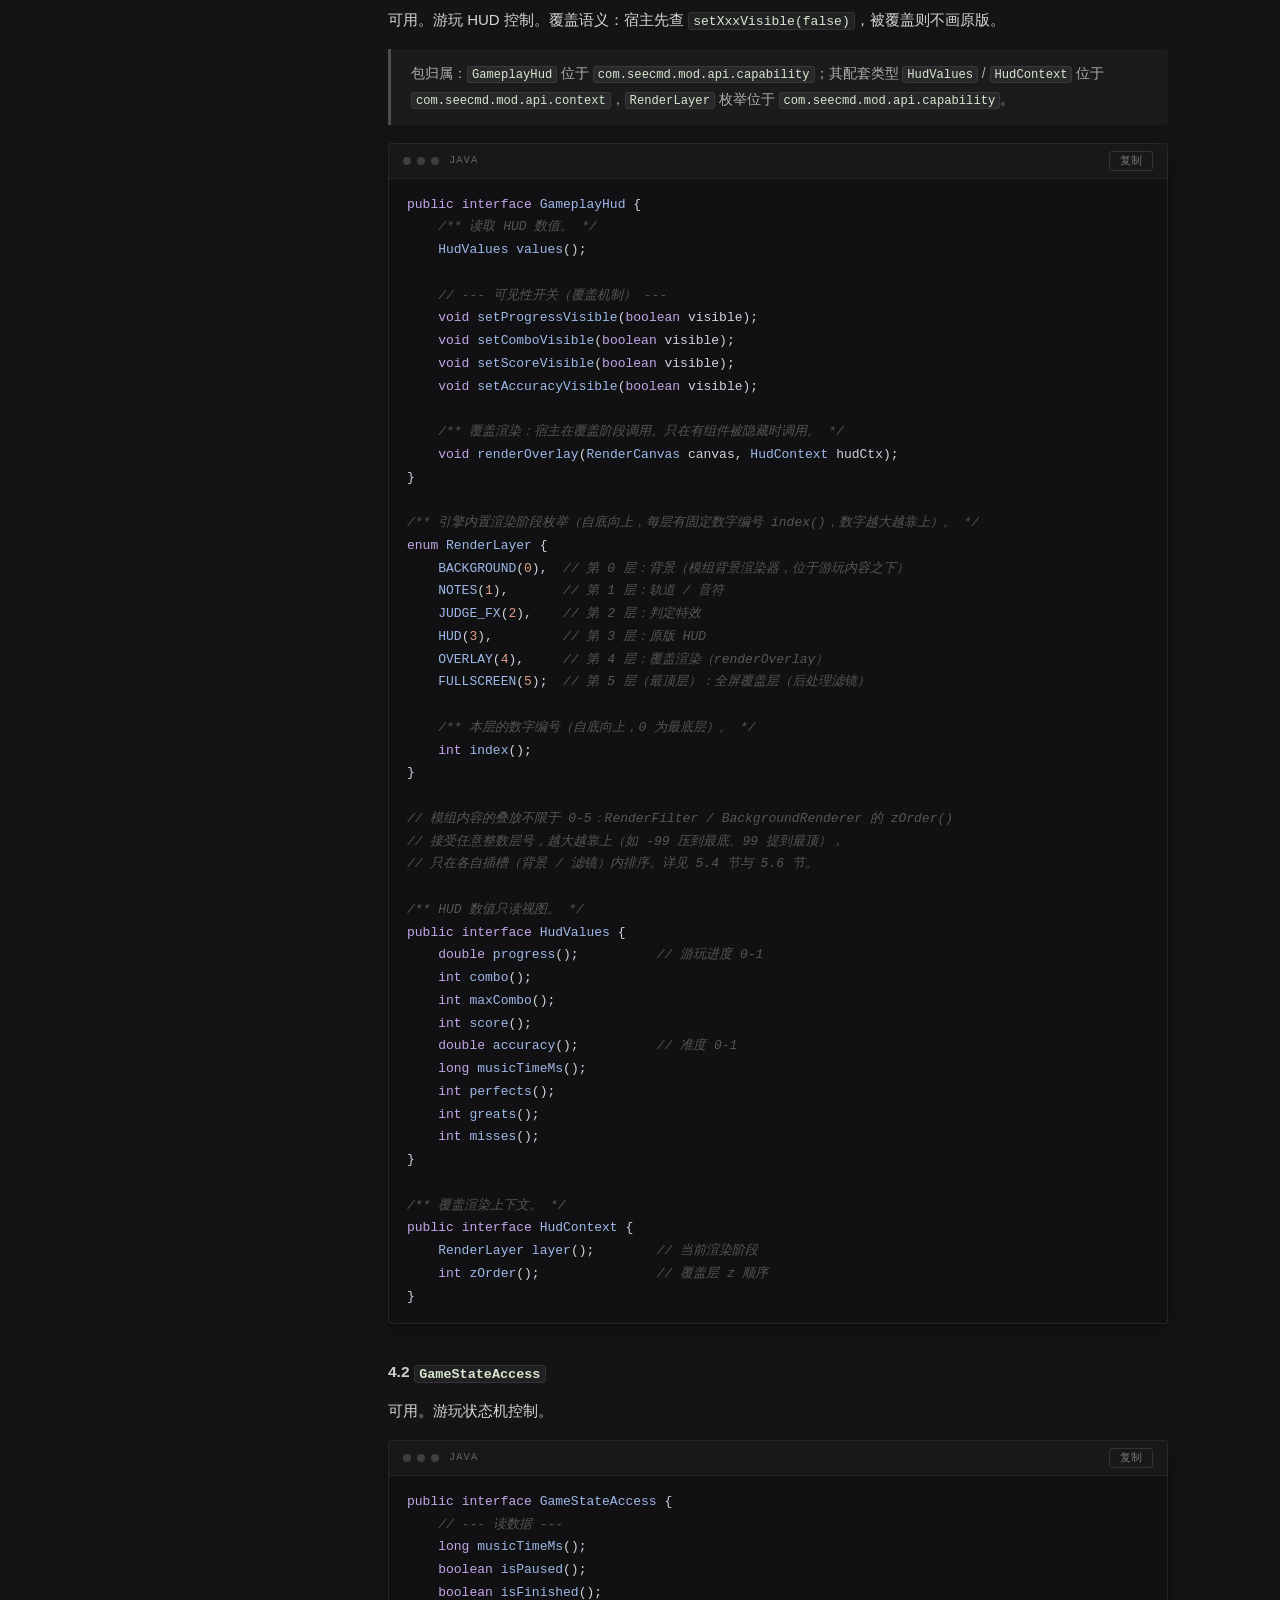
<file: api.html>
<!DOCTYPE html>
<html lang="zh-CN">
<head>
<meta charset="UTF-8">
<meta name="viewport" content="width=device-width, initial-scale=1.0">
<title>模组 API 参考 · SEECMD 模组文档</title>
<link rel="stylesheet" href="assets/style.css">
</head>
<body>


<header class="site-header">
  <div class="brand-group">
    <a class="brand" href="index.html">SEECMD<span class="brand-caret"></span></a>
    <button class="nav-toggle" onclick="toggleNav()" aria-label="菜单">&#9776;</button>
  </div>
  <nav class="main-nav">
    <div class="nav-group"><span class="nav-group-label">入门</span><a href="index.html">快速上手</a><a href="ths.html">THS 简易语言</a></div>
    <div class="nav-group"><span class="nav-group-label">开发</span><a href="guide.html">开发指南</a><a href="api.html" class="active">API 参考</a></div>
    <div class="nav-group"><span class="nav-group-label">资源</span><a href="assets.html">资源制作</a><a href="resources.html">资源集合</a></div>
    <div class="nav-group"><span class="nav-group-label">架构</span><a href="design.html">架构设计</a></div>
  </nav>
  <div class="header-hud">
    <span class="hud-clock mono">--:--:--</span>
    <span class="version">v2 &#183; @Experimental</span>
  </div>
</header>
<div class="layout">
<aside class="sidebar"><div class="toc-title">// 本页目录</div><nav class="toc"><ul><li class="l2"><a href="#0-接口状态约定">0. 接口状态约定</a></li><li class="l2"><a href="#1-包结构">1. 包结构</a></li><li class="l3"><a href="#11-包布局">1.1 包布局</a></li><li class="l3"><a href="#12-包依赖说明">1.2 包依赖说明</a></li><li class="l2"><a href="#2-入口接口">2. 入口接口</a></li><li class="l3"><a href="#21-mod">2.1 Mod</a></li><li class="l3"><a href="#22-gameplaymod">2.2 GameplayMod</a></li><li class="l3"><a href="#23-modinfo">2.3 ModInfo</a></li><li class="l3"><a href="#24-modcontext">2.4 ModContext</a></li><li class="l3"><a href="#25-modconfig">2.5 ModConfig</a></li><li class="l3"><a href="#26-collectibleregistry-与收集品">2.6 CollectibleRegistry 与收集品</a></li><li class="l3"><a href="#27-notifier">2.7 Notifier</a></li><li class="l2"><a href="#3-注册表">3. 注册表</a></li><li class="l3"><a href="#31-通用约定">3.1 通用约定</a></li><li class="l3"><a href="#32-notetypedefinition--notetyperegistry">3.2 NoteTypeDefinition + NoteTypeRegistry</a></li><li class="l3"><a href="#33-gamemodedefinition--gamemoderegistry">3.3 GameModeDefinition + GameModeRegistry</a></li><li class="l3"><a href="#34-judgmentkinddefinition--judgmentkindregistry">3.4 JudgmentKindDefinition + JudgmentKindRegistry</a></li><li class="l3"><a href="#35-chartextensionparser--chartextensionregistry">3.5 ChartExtensionParser + ChartExtensionRegistry</a></li><li class="l2"><a href="#4-能力接口">4. 能力接口</a></li><li class="l3"><a href="#41-gameplayhud">4.1 GameplayHud</a></li><li class="l3"><a href="#42-gamestateaccess">4.2 GameStateAccess</a></li><li class="l3"><a href="#43-scenehost">4.3 SceneHost</a></li><li class="l3"><a href="#44-audioaccess">4.4 AudioAccess</a></li><li class="l3"><a href="#45-inputaccess">4.5 InputAccess</a></li><li class="l3"><a href="#46-storyaccess">4.6 StoryAccess</a></li><li class="l3"><a href="#47-modmanageraccess">4.7 ModManagerAccess</a></li><li class="l2"><a href="#5-渲染上下文">5. 渲染上下文</a></li><li class="l3"><a href="#51-rendercanvas">5.1 RenderCanvas</a></li><li class="l3"><a href="#52-renderresources">5.2 RenderResources</a></li><li class="l3"><a href="#53-filterframe">5.3 FilterFrame</a></li><li class="l3"><a href="#54-renderfilter">5.4 RenderFilter</a></li><li class="l3"><a href="#55-renderfilterregistry">5.5 RenderFilterRegistry</a></li><li class="l3"><a href="#56-backgroundrenderer--backgroundrendererregistry">5.6 BackgroundRenderer + BackgroundRendererRegistry</a></li><li class="l3"><a href="#57-hiteffectstyle打击特效">5.7 HitEffectStyle（打击特效）</a></li><li class="l2"><a href="#6-上下文视图">6. 上下文视图</a></li><li class="l3"><a href="#61-gameplaycontext">6.1 GameplayContext</a></li><li class="l3"><a href="#62-noteview">6.2 NoteView</a></li><li class="l3"><a href="#63-laneview">6.3 LaneView</a></li><li class="l3"><a href="#64-hudvalues--chartview">6.4 HudValues / ChartView</a></li><li class="l2"><a href="#7-事件目录">7. 事件目录</a></li><li class="l3"><a href="#71-modeventbus--subscription">7.1 ModEventBus / Subscription</a></li><li class="l3"><a href="#72-游玩事件">7.2 游玩事件</a></li><li class="l3"><a href="#73-全局事件-可用">7.3 全局事件（ 可用）</a></li><li class="l2"><a href="#8-判定扩展">8. 判定扩展</a></li><li class="l3"><a href="#81-judgmentpolicy">8.1 JudgmentPolicy</a></li><li class="l3"><a href="#82-judgmentpolicyregistry">8.2 JudgmentPolicyRegistry</a></li><li class="l3"><a href="#83-judgmentadjuster">8.3 JudgmentAdjuster</a></li><li class="l3"><a href="#84-judgeresult--judgeresults">8.4 JudgeResult / JudgeResults</a></li><li class="l2"><a href="#9-速查表">9. 速查表</a></li><li class="l3"><a href="#可用"> 可用</a></li><li class="l3"><a href="#v2-新增"> v2 新增</a></li><li class="l3"><a href="#规划中"> 规划中</a></li><li class="l2"><a href="#附录-a默认判定窗口">附录 A：默认判定窗口</a></li><li class="l2"><a href="#附录-b版本与兼容性">附录 B：版本与兼容性</a></li></ul></nav><div class="sidebar-path"><span class="prompt">C:\</span>SEECMD::DOC /API-REF<span class="cursor">&#9612;</span></div></aside>
<main class="content">
<div class="page-path"><span class="prompt">&gt;</span> SEECMD::DOC /API-REF</div>
<h1>模组 API 参考</h1>
<p class="doc-sub">com.seecmd.mod.api 全部接口的签名定义与行为契约（唯一权威签名）</p>
<blockquote><p><strong>适用版本</strong>：v2（当前实现）
<strong>文档语言</strong>：中文
<strong>对应包</strong>：<code>com.seecmd.mod.api</code>（含子包 <code>context</code> / <code>render</code> / <code>capability</code> / <code>judge</code> / <code>event</code>）+ <code>com.seecmd.mod.api.spi</code></p></blockquote>
<blockquote><p><strong>文档定位</strong>：本文是 SEECMD 模组 API 的<strong>唯一权威签名定义</strong>。所有接口均已落地（标注 <code>@Experimental</code> 预览版），接口签名以本文为准。<code>@Experimental</code> 标注表示「实现中，可能调整」，正式发布前可能微调。</p></blockquote>
<hr>
<h2 id="0-接口状态约定">0. 接口状态约定</h2>
<p>本文档中所有接口标注 <code>@Experimental</code>（实现中，可能调整）。</p>
<div class="table-scroll"><table><thead><tr><th>状态</th><th>含义</th></tr></thead><tbody><tr><td> 可用</td><td>接口已实现并接入核心循环，签名以本文为准</td></tr><tr><td> 受限</td><td>接口已实现，可注册/查询/遍历，但核心循环对其回调的派发尚不完整（当前版本无此类接口；如未来出现将在此标注）</td></tr><tr><td>� 已定义</td><td>接口已定义，但宿主尚未注入实现，运行期调用返回空或不生效</td></tr></tbody></table></div>
<hr>
<h2 id="1-包结构">1. 包结构</h2>
<h3 id="11-包布局">1.1 包布局</h3>
<div class="code-wrap"><div class="code-head"><span class="code-dots"><i></i><i></i><i></i></span><span class="code-lang">text</span></div><pre><code>com.seecmd.mod.api                     # 消费侧接口
├── Mod / GameplayMod / ModInfo / ModContext / ModConfig
├── Notifier                            # 用户通知（toast / 弹窗）
├── ModLoadStatus / MissingDependencyException / Experimental
├── collect/                           # 收集品
│   └── CollectibleRegistry
├── context/                           # 只读视图
│   ├── GameplayContext
│   ├── HudValues / ChartView
│   ├── NoteView / LaneView
│   └── HudContext
├── render/                            # 渲染扩展
│   ├── RenderCanvas / RenderImage / RenderResources
│   ├── RenderFilter / FilterFrame / RenderFilterRegistry
│   ├── BackgroundRenderer / BackgroundRendererRegistry
│   └── HitEffectStyle / HitEffectStyleProvider / HitEffectStyleRegistry / HitEffectStyles
├── capability/                        # 能力接口
│   ├── GameplayHud
│   ├── GameStateAccess
│   ├── SceneHost
│   ├── AudioAccess
│   ├── InputAccess
│   ├── StoryAccess
│   └── ModManagerAccess（进程级）
├── scene/                             # 场景抽象
│   ├── Scene / SceneInfo
│   └── InputEvent
├── judge/                             # 判定扩展
│   ├── JudgmentPolicy / JudgmentPolicyRegistry
│   └── JudgmentAdjuster / JudgeResult / JudgeResults
├── event/                             # 事件
│   ├── ModEventBus / Subscription / GameplayEvent
│   ├── (7 个游玩事件)
│   └── GlobalEvent / (4 个全局事件)

com.seecmd.mod.api.spi                 # 供给侧注册骨架
├── NoteTypeDefinition / NoteTypeRegistry
├── GameModeDefinition / GameModeRegistry
├── JudgmentKindDefinition / JudgmentKindRegistry
└── ChartExtensionParser / ChartExtensionRegistry</code></pre></div>
<h3 id="12-包依赖说明">1.2 包依赖说明</h3>
<p>模组编译期仅依赖 <code>com.seecmd:mod-api</code> 瘦身 jar，该 jar 仅含 <code>com.seecmd.mod.api.*</code> 与 <code>com.seecmd.mod.api.spi.*</code>，从物理上隔离了 API 与宿主/内核。模组代码按需 import 标准库类（<code>java.*</code> / <code>java.util.*</code> / <code>java.nio.file.*</code> 等），<code>java.awt.Color</code> 作为纯值对象允许使用。</p>
<hr>
<h2 id="2-入口接口">2. 入口接口</h2>
<h3 id="21-mod">2.1 <code>Mod</code></h3>
<p> 可用。包：<code>com.seecmd.mod.api</code>。</p>
<div class="table-scroll"><table><thead><tr><th>方法签名</th><th>说明</th></tr></thead><tbody><tr><td><code>ModInfo info()</code></td><td>返回模组元信息。<strong>抽象方法，必须实现。</strong></td></tr><tr><td><code>default void onLoad(ModContext ctx)</code></td><td>模组加载时调用一次。默认空实现。</td></tr><tr><td><code>default void onUnload()</code></td><td>模组卸载时调用一次。默认空实现。</td></tr><tr><td><code>default void registerCollectibles(CollectibleRegistry registry)</code></td><td>注册模组自带的收集品（保留，见 <a href="#26-节">2.6 节</a>）。</td></tr></tbody></table></div>
<blockquote><p>� <code>registerCollectibles</code> 当前参数 <code>CollectItem</code> 为内核类，后续版本将改为 api 侧收集品抽象，届时签名调整。</p></blockquote>
<h3 id="22-gameplaymod">2.2 <code>GameplayMod</code></h3>
<p> 可用。包：<code>com.seecmd.mod.api</code>。继承 <code>Mod</code>。</p>
<div class="table-scroll"><table><thead><tr><th>方法签名</th><th>说明</th></tr></thead><tbody><tr><td><code>default void registerRenderFilters(RenderFilterRegistry registry)</code></td><td>注册渲染滤镜（签名已迁移至 <code>RenderCanvas</code>，见 5.4 节）</td></tr><tr><td><code>default void registerBackgroundRenderers(BackgroundRendererRegistry registry)</code></td><td>注册背景渲染器（签名见 5.6 节）</td></tr><tr><td><code>default void registerHitEffectStyles(HitEffectStyleRegistry registry)</code></td><td>注册打击特效样式 provider（ 已实现）</td></tr><tr><td><code>default boolean replacesDisorderProgressBar()</code></td><td>是否接管无序模式进度条。返回 <code>true</code> 时游戏隐藏内置无序进度条，由模组经 <code>GameplayHud</code> 自绘（� 该钩子后续由 <code>GameplayHud</code> 覆盖机制吸收，见 4.1 节）</td></tr><tr><td><code>default void registerJudgmentPolicy(JudgmentPolicyRegistry registry)</code></td><td>注册判定策略</td></tr><tr><td><code>default void registerJudgmentAdjuster(JudgmentPolicyRegistry registry)</code></td><td>注册判定调整器（通过 <code>registry.registerAdjuster</code>）</td></tr><tr><td><code>default void registerEvents(ModEventBus bus)</code></td><td>注册事件订阅</td></tr></tbody></table></div>
<blockquote><p>能力接口的注册入口为 <code>ModContext.capabilities()</code>（进程级，在 <code>onLoad</code> 中注册），详见第 4 节。</p><p>� <code>registerBackgroundRenderers</code> / <code>registerHitEffectStyles</code> / <code>replacesDisorderProgressBar</code> 三个钩子后续将逐步迁移至 <code>RenderCanvas</code> 和 <code>GameplayHud</code> 覆盖机制。当前版本保留以兼容现有模组。</p></blockquote>
<h3 id="23-modinfo">2.3 <code>ModInfo</code></h3>
<p> 可用。包：<code>com.seecmd.mod.api</code>。不可变 <code>record</code>。</p>
<div class="table-scroll"><table><thead><tr><th>字段 / 方法</th><th>类型</th><th>说明</th></tr></thead><tbody><tr><td><code>String id</code></td><td><code>String</code></td><td>模组唯一标识（小写下划线）</td></tr><tr><td><code>String name</code></td><td><code>String</code></td><td>模组显示名称</td></tr><tr><td><code>String version</code></td><td><code>String</code></td><td>模组版本号</td></tr><tr><td><code>List&lt;String&gt; authors</code></td><td><code>List&lt;String&gt;</code></td><td>模组作者列表</td></tr><tr><td><code>String description</code></td><td><code>String</code></td><td>模组描述</td></tr><tr><td><code>List&lt;String&gt; dependsOn</code></td><td><code>List&lt;String&gt;</code></td><td>硬依赖模组 id 列表（默认空列表）</td></tr><tr><td><code>static ModInfo of(...)</code></td><td><code>ModInfo</code></td><td>兼容性工厂方法（<code>dependsOn</code> 为空列表）</td></tr></tbody></table></div>
<h3 id="24-modcontext">2.4 <code>ModContext</code></h3>
<p> 可用。包：<code>com.seecmd.mod.api</code>。</p>
<p><strong>基础方法</strong>：</p>
<div class="table-scroll"><table><thead><tr><th>方法签名</th><th>返回类型</th><th>说明</th></tr></thead><tbody><tr><td><code>getLogger()</code></td><td><code>java.util.logging.Logger</code></td><td>返回以模组 id 为名的日志记录器</td></tr><tr><td><code>getDataDir()</code></td><td><code>java.nio.file.Path</code></td><td>返回模组数据目录 <code>data/mods/&lt;id&gt;/</code></td></tr><tr><td><code>config()</code></td><td><code>ModConfig</code></td><td>返回模组配置文件读写接口</td></tr><tr><td><code>unlockCollect(String collectId)</code></td><td><code>void</code></td><td>主动解锁指定 id 的收集品（保留，见 2.6 节）</td></tr></tbody></table></div>
<p><strong>新增方法</strong>：</p>
<div class="table-scroll"><table><thead><tr><th>方法签名</th><th>返回类型</th><th>说明</th></tr></thead><tbody><tr><td><code>noteTypes()</code></td><td><code>NoteTypeRegistry</code></td><td>音符类型注册表入口</td></tr><tr><td><code>gameModes()</code></td><td><code>GameModeRegistry</code></td><td>游戏模式注册表入口</td></tr><tr><td><code>judgmentKinds()</code></td><td><code>JudgmentKindRegistry</code></td><td>判定等级注册表入口</td></tr><tr><td><code>chartExtensions()</code></td><td><code>ChartExtensionRegistry</code></td><td>谱面扩展段注册表入口</td></tr><tr><td><code>capabilities()</code></td><td><code>CapabilityRegistry</code></td><td>能力注入注册表入口</td></tr><tr><td><code>globalEventBus()</code></td><td><code>ModEventBus</code></td><td>全局事件总线（进程级）</td></tr><tr><td><code>renderResources()</code></td><td><code>RenderResources</code></td><td>渲染资源入口（<code>loadImage</code> 等，见 5.2 节）</td></tr><tr><td><code>registerSound(String id, String path, double volume, boolean preload)</code></td><td><code>void</code></td><td>注册音效（SFX）。<code>path</code> 相对模组数据目录或 jar 内资源，宿主将其落地到 <code>data/mods/&lt;id&gt;/audio/</code> 后注册；重复 id 忽略</td></tr><tr><td><code>registerMusic(String id, String path, double volume, boolean preload)</code></td><td><code>void</code></td><td>注册音乐（BGM）。语义同 <code>registerSound</code>，类别为 BGM（受 bgmVolume 音量控制）</td></tr><tr><td><code>notifier()</code></td><td><code>Notifier</code></td><td>用户通知入口（toast 提示与居中弹窗，见 2.7 节）</td></tr></tbody></table></div>
<h3 id="25-modconfig">2.5 <code>ModConfig</code></h3>
<p> 可用。包：<code>com.seecmd.mod.api</code>。</p>
<div class="table-scroll"><table><thead><tr><th>方法签名</th><th>返回类型</th><th>说明</th></tr></thead><tbody><tr><td><code>get(String key, String defaultValue)</code></td><td><code>String</code></td><td>读取字符串配置</td></tr><tr><td><code>getInt(String key, int defaultValue)</code></td><td><code>int</code></td><td>读取整数配置</td></tr><tr><td><code>getBool(String key, boolean defaultValue)</code></td><td><code>boolean</code></td><td>读取布尔配置</td></tr><tr><td><code>getDouble(String key, double defaultValue)</code></td><td><code>double</code></td><td>读取浮点配置</td></tr><tr><td><code>set(String key, Object value)</code></td><td><code>void</code></td><td>写入配置（同步持久化）</td></tr><tr><td><code>getAll()</code></td><td><code>Map&lt;String,Object&gt;</code></td><td>读取全部配置（只读视图）</td></tr></tbody></table></div>
<h3 id="26-collectibleregistry-与收集品">2.6 <code>CollectibleRegistry</code> 与收集品</h3>
<p> 可用。包：<code>com.seecmd.mod.api.collect</code>。</p>
<p>收集品（模组自带收藏内容）通过 <code>Mod.registerCollectibles(CollectibleRegistry)</code> 钩子注册，运行时用 <code>ModContext.unlockCollect(id)</code> 主动解锁：</p>
<div class="code-wrap"><div class="code-head"><span class="code-dots"><i></i><i></i><i></i></span><span class="code-lang">java</span></div><pre><code>public interface CollectibleRegistry {
    void register(CollectItem item);   // 参数为内核类 com.seecmd.model.CollectItem
}</code></pre></div>
<blockquote><p>� <code>CollectItem</code> 为内核模型类，后续版本将改为 api 侧收集品抽象，届时签名调整。</p></blockquote>
<h3 id="27-notifier">2.7 <code>Notifier</code></h3>
<p> 可用。包：<code>com.seecmd.mod.api</code>。经 <code>ModContext.notifier()</code> 获取，向玩家展示信息。所有方法<strong>可在任意线程调用</strong>（仅入队后立即返回），渲染由游戏线程统一完成。</p>
<div class="table-scroll"><table><thead><tr><th>方法签名</th><th>说明</th></tr></thead><tbody><tr><td><code>void info(String message)</code></td><td>显示普通提示（toast，约 4 秒后自动消失）</td></tr><tr><td><code>void warning(String message)</code></td><td>显示警告（toast，约 4 秒后自动消失）</td></tr><tr><td><code>void error(String message)</code></td><td>显示错误（toast，约 4 秒后自动消失）</td></tr><tr><td><code>void dialog(String message, int timeoutMs)</code></td><td>显示屏幕中央的定时弹窗，到期自动关闭。同一时刻宿主只显示一个，后调用的覆盖先前的</td></tr></tbody></table></div>
<div class="code-wrap"><div class="code-head"><span class="code-dots"><i></i><i></i><i></i></span><span class="code-lang">java</span></div><pre><code>// 在 onLoad 或任意事件回调中
ctx.notifier().info(&quot;模组已加载&quot;);
ctx.notifier().warning(&quot;检测到旧版配置文件&quot;);
ctx.notifier().error(&quot;音频资源缺失&quot;);
ctx.notifier().dialog(&quot;本模组需要游戏 v0.7.0+&quot;, 5000);</code></pre></div>
<blockquote><p>toast 有同屏数量上限，频繁调用会丢弃最旧消息；逐帧刷新的调试输出请用 <code>getLogger()</code>，不要用 notifier。</p></blockquote>
<hr>
<h2 id="3-注册表">3. 注册表</h2>
<h3 id="31-通用约定">3.1 通用约定</h3>
<ul><li>所有注册项 <code>id()</code> 使用命名空间格式 <code>&lt;modId&gt;:&lt;name&gt;</code>（如 <code>seecmd:hold</code>、<code>mymod:slide</code>）。</li><li>注册时机：进程级，在 <code>Mod.onLoad(ModContext)</code> 中注册一次。</li><li>重复注册被忽略并告警。</li><li>每个回调方法独立异常隔离。</li></ul>
<h3 id="32-notetypedefinition--notetyperegistry">3.2 <code>NoteTypeDefinition</code> + <code>NoteTypeRegistry</code></h3>
<p>包：<code>com.seecmd.mod.api.spi</code>。 可用。</p>
<blockquote><p> <strong>接入程度差异</strong>：谱面解析已接入（加载时按序列化 key 注入 <code>typeDef</code>），音符行为判断（<code>isBarrier/isHold/isExploit/isPayload</code>）已委托给定义对象；<strong>判定与渲染回调已接入核心循环</strong>——音符被判定时宿主调用 <code>onJudge()</code>，定义对象可通过 <code>sink.accept(kind, time)</code> 产出自定义判定等级；渲染时宿主对自定义类型调用 <code>render()</code> 由其自绘（内置类型不派发，保持内核渲染不变）。回调抛异常会被宿主捕获并回退内置逻辑，不影响游玩。<strong>外观已支持按类型定制</strong>——皮肤系统可为其提供专属槽位（图片皮肤放 <code>&lt;类型key&gt;.png</code>、字符皮肤在 note.json 加 <code>custom</code> 映射，见资源制作指南），未提供专属外观时回退到行为分类对应槽位。</p></blockquote>
<p><strong>配套类型</strong>（<code>NoteTypeDefinition</code> 引用的输入/上下文接口）：</p>
<div class="code-wrap"><div class="code-head"><span class="code-dots"><i></i><i></i><i></i></span><span class="code-lang">java</span></div><pre><code>/** 运行时音符基类（api 侧）。自定义音符类型继承此类，不可直接依赖内核模型。 */
public abstract class NoteData {
    // --- 读取（运行时只读） ---
    /** 音符时间（毫秒）。 */
    long time();
    /** 所在轨道（0-based）。 */
    int lane();
    /** 音符类型 key（与 NoteTypeDefinition.serializationKey() 对应，宿主填充）。 */
    String typeKey();
    /** 长音符结束时间；非长音符返回 null。 */
    Long endTime();
    /** 音符是否已被判定。 */
    boolean isJudged();
    /** 运行时扩展数据（宿主/模组可读写，不参与序列化）。 */
    Object extensionData();

    // --- 解析期写入（deserialize / onCreateRuntime 中调用） ---
    void setTime(long time);
    void setLane(int lane);
    void setEndTime(Long endTime);
    void setJudged(boolean judged);
    void setExtensionData(Object data);
}

/** 判定输入：音符到达判定线时宿主提供的判定上下文。 */
public interface JudgeInput {
    /** 音符时间（毫秒）。 */
    long noteTime();
    /** 判定时间（毫秒，一般为当前音乐时间）。 */
    long judgeTime();
    /** 时间差（judgeTime - noteTime，正值=迟到，负值=早到）。 */
    long deltaMs();
    /** 音符所在轨道。 */
    int lane();
    /** 是否为长音符结尾判定。 */
    boolean isHoldEnd();
    /** 运行时音符数据。 */
    NoteData note();
}

/** 判定结果收集器：定义对象调用 accept 产生判定结果。 */
@FunctionalInterface
public interface JudgeSink {
    void accept(JudgmentKindDefinition kind, long judgeTime);
}

/** 谱面解析上下文（仅用于 deserialize/onCreateRuntime）。 */
public interface NoteParseContext {
    int totalLanes();
    int bpm();
    double contentScale();
}

/** 音符渲染上下文（每帧 render 传入）。 */
public interface NoteRenderContext {
    /** 音符在 canvas 上的 x 坐标。 */
    double x();
    /** 音符在 canvas 上的 y 坐标（基于音乐时间偏移）。 */
    double y();
    /** 音符宽度（基于轨道宽度）。 */
    double width();
    /** 当前音乐时间偏移（毫秒，用于动画）。 */
    long musicTimeMs();
    /** 音符所属轨道索引。 */
    int lane();
    /** 是否为长音符结尾。 */
    boolean isHoldEnd();
}</code></pre></div>
<div class="code-wrap"><div class="code-head"><span class="code-dots"><i></i><i></i><i></i></span><span class="code-lang">java</span></div><pre><code>public interface NoteTypeDefinition {
    /** 唯一标识（命名空间格式，如 &quot;mymod:slide&quot;）。 */
    String id();

    /** 显示名称（如 &quot;滑键&quot;）。 */
    String displayName();

    /** 谱面 JSON 中的序列化 key（如 &quot;slide&quot;）。 */
    String serializationKey();

    /**
     * 谱面解析时调用：从 JSON 对象创建运行时音符。
     * @param json   谱面 JSON 中该音符的完整对象
     * @param ctx    解析上下文（含轨道数、BPM 等）
     * @return 运行时音符数据（NoteData 或自定义子类）
     */
    NoteData deserialize(JsonObject json, NoteParseContext ctx);

    /**
     * 解析完成后调用：补充运行时字段（如关联查找、默认值填充）。
     * @param note 已由 deserialize 创建的运行时音符
     */
    default void onCreateRuntime(NoteData note) {}

    /**
     * 判定回调：音符到达判定线时调用。
     * @param input  判定输入（时间差、轨道等）
     * @param sink   判定结果收集器（调用 sink.accept(judgment, time) 产出结果）
     */
    void onJudge(JudgeInput input, JudgeSink sink);

    /**
     * 每帧渲染回调。
     * @param canvas   模组唯一绘制入口
     * @param ctx      渲染上下文（含音符位置、时间偏移、轨道等）
     */
    void render(RenderCanvas canvas, NoteRenderContext ctx);

    // --- 生命周期回调（默认空实现） ---
    /** 音符被判定后调用。 */
    default void onJudged(NoteData note, JudgeResult result) {}

    /** 音符被移除（超时/销毁）时调用。 */
    default void onRemoved(NoteData note) {}
}

/** 音符类型注册表入口。 */
public interface NoteTypeRegistry {
    void register(NoteTypeDefinition def);
    NoteTypeDefinition get(String id);
    Collection&lt;NoteTypeDefinition&gt; getAll();
    NoteTypeDefinition bySerializationKey(String key);
}</code></pre></div>
<h3 id="33-gamemodedefinition--gamemoderegistry">3.3 <code>GameModeDefinition</code> + <code>GameModeRegistry</code></h3>
<p>包：<code>com.seecmd.mod.api.spi</code>。 可用。</p>
<div class="code-wrap"><div class="code-head"><span class="code-dots"><i></i><i></i><i></i></span><span class="code-lang">java</span></div><pre><code>public interface GameModeDefinition {
    /** 唯一标识。 */
    String id();

    /** 显示名称。 */
    String displayName();

    /** 进入模式时调用。 */
    default void onEnter(GameModeContext ctx) {}

    /** 每帧更新（独立于主循环）。 */
    default void onUpdate(long musicTimeMs, GameModeContext ctx) {}

    /** 处理输入（返回 true 表示已消费，主循环不再处理）。 */
    default boolean onHandleInput(InputEvent event, GameModeContext ctx) { return false; }

    /** 退出模式时调用。 */
    default void onExit(GameModeContext ctx) {}

    /** 判定影响钩子：返回 true 表示该模式接管了判定结果（主循环跳过默认判定）。 */
    default boolean overridesJudgment() { return false; }

    /** 渲染影响钩子：在该模式激活时每帧调用。 */
    default void renderOverlay(RenderCanvas canvas, GameModeContext ctx) {}
}

/** 模式回调上下文（模式生命周期钩子的入参）。只含原语读取；模式需要改变游戏状态时，通过能力接口（见第 4 节）完成。 */
public interface GameModeContext {
    /** 当前音乐时间（毫秒）。 */
    long musicTimeMs();
    /** 是否处于暂停。 */
    boolean isPaused();
}

/** 游戏模式注册表入口。 */
public interface GameModeRegistry {
    void register(GameModeDefinition def);
    GameModeDefinition get(String id);
    Collection&lt;GameModeDefinition&gt; getAll();
}</code></pre></div>
<h3 id="34-judgmentkinddefinition--judgmentkindregistry">3.4 <code>JudgmentKindDefinition</code> + <code>JudgmentKindRegistry</code></h3>
<p>包：<code>com.seecmd.mod.api.spi</code>。 可用。</p>
<div class="code-wrap"><div class="code-head"><span class="code-dots"><i></i><i></i><i></i></span><span class="code-lang">java</span></div><pre><code>public interface JudgmentKindDefinition {
    /** 唯一标识（如 &quot;seecmd:perfect&quot;）。 */
    String id();

    /** 显示名称（如 &quot;PERFECT&quot;）。 */
    String displayName();

    /** 该判定等级对应的分数值。 */
    int scoreValue();

    /** 准度权重（0-1，PERFECT=1.0, GREAT=0.5, MISS=0）。 */
    double accuracyWeight();

    /** 渲染颜色（用于判定文字/特效）。 */
    Color color();

    /** combo 行为：MISS 时 combo 归零，其余 combo 递增。 */
    ComboBehavior comboBehavior();

    /** 判定文字渲染（默认绘制 displayName + color）。 */
    default void render(RenderCanvas canvas, JudgedNoteRenderContext ctx) {}
}

enum ComboBehavior {
    /** combo 递增（PERFECT, GREAT）。 */
    INCREMENT,
    /** combo 归零（MISS）。 */
    RESET,
    /** combo 不变（特殊判定，如未判定）。 */
    NONE
}

/** 判定文字渲染上下文（判定特效层绘制时传入）。 */
public interface JudgedNoteRenderContext {
    /** 判定文字绘制位置 x。 */
    double x();
    /** 判定文字绘制位置 y。 */
    double y();
    /** 本次判定时间（毫秒，用于动画）。 */
    long judgeTime();
    /** 判定的音符。 */
    NoteData note();
}

/** 判定等级注册表入口。 */
public interface JudgmentKindRegistry {
    void register(JudgmentKindDefinition def);
    JudgmentKindDefinition get(String id);
    Collection&lt;JudgmentKindDefinition&gt; getAll();
}</code></pre></div>
<h3 id="35-chartextensionparser--chartextensionregistry">3.5 <code>ChartExtensionParser</code> + <code>ChartExtensionRegistry</code></h3>
<p>包：<code>com.seecmd.mod.api.spi</code>。 可用。</p>
<div class="code-wrap"><div class="code-head"><span class="code-dots"><i></i><i></i><i></i></span><span class="code-lang">java</span></div><pre><code>/** 谱面解析上下文（extensions 段解析时传入）。 */
public interface ChartParseContext {
    /** 谱面 JSON 顶层对象（可读取 title/bpm/lanes 等）。类型为 {@code com.google.gson.JsonObject}（模组依赖中声明 gson，scope 为 provided）。 */
    JsonObject chartJson();
    /** 总轨道数。 */
    int totalLanes();
}

/** 谱面运行时上下文（host 桥接到内核 GameplayScene，模组不接触内核类）。 */
public interface ChartRuntimeContext {
    /** 写入运行时数据（模组自定义扩展状态）。 */
    void put(String key, Object value);
    /** 读取运行时数据，不存在返回 null。 */
    Object get(String key);
}

public interface ChartExtensionParser {
    /** 扩展键名（谱面 JSON `extensions` 对象中的 key）。 */
    String key();

    /** 解析该扩展段，返回解析结果对象。 */
    Object parse(JsonObject extensionData, ChartParseContext ctx);

    /** 将解析结果注入到运行时上下文（可选）。 */
    default void apply(Object parsed, ChartRuntimeContext ctx) {}
}

/** 谱面扩展段注册表入口。 */
public interface ChartExtensionRegistry {
    void register(ChartExtensionParser parser);
    ChartExtensionParser get(String key);
    Collection&lt;ChartExtensionParser&gt; getAll();
}</code></pre></div>
<hr>
<h2 id="4-能力接口">4. 能力接口</h2>
<p>所有能力接口位于 <code>com.seecmd.mod.api.capability</code>。每个接口按「读数据 / 改状态 / 渲染覆盖」三件套组织。能力实例在 <code>Mod.onLoad</code> 中通过 <code>ModContext.capabilities()</code> 注册。</p>
<blockquote><p>� <strong>接入状态</strong>：<code>GameplayHud</code> / <code>GameStateAccess</code> / <code>SceneHost</code> / <code>AudioAccess</code> / <code>InputAccess</code> / <code>StoryAccess</code> / <code>ModManagerAccess</code> 均已接入主循环，<code>capabilities().get(Xxx.class)</code> 返回可用实例。其中前 6 个能力仅游玩场景内可用，<code>ModManagerAccess</code> 为进程级能力（任何场景、任意时刻可用）。</p></blockquote>
<p><strong>能力注入注册表 <code>CapabilityRegistry</code></strong>（包：<code>com.seecmd.mod.api.capability</code>。 可用）：</p>
<div class="code-wrap"><div class="code-head"><span class="code-dots"><i></i><i></i><i></i></span><span class="code-lang">java</span></div><pre><code>/** 能力注入注册表入口。 */
public interface CapabilityRegistry {
    /** 注册能力实例（如 GameplayHud、GameStateAccess）。 */
    &lt;T&gt; void register(Class&lt;T&gt; type, T instance);

    /** 按类型获取已注册能力。 */
    &lt;T&gt; T get(Class&lt;T&gt; type);
}</code></pre></div>
<p>宿主按类型注入能力：模组注册 <code>GameplayHud.class</code> 的实例，宿主在每个游玩场景读取可用能力，模组用 <code>get(Class)</code> 取用。</p>
<h3 id="41-gameplayhud">4.1 <code>GameplayHud</code></h3>
<p> 可用。游玩 HUD 控制。覆盖语义：宿主先查 <code>setXxxVisible(false)</code>，被覆盖则不画原版。</p>
<blockquote><p>包归属：<code>GameplayHud</code> 位于 <code>com.seecmd.mod.api.capability</code>；其配套类型 <code>HudValues</code> / <code>HudContext</code> 位于 <code>com.seecmd.mod.api.context</code>，<code>RenderLayer</code> 枚举位于 <code>com.seecmd.mod.api.capability</code>。</p></blockquote>
<div class="code-wrap"><div class="code-head"><span class="code-dots"><i></i><i></i><i></i></span><span class="code-lang">java</span></div><pre><code>public interface GameplayHud {
    /** 读取 HUD 数值。 */
    HudValues values();

    // --- 可见性开关（覆盖机制） ---
    void setProgressVisible(boolean visible);
    void setComboVisible(boolean visible);
    void setScoreVisible(boolean visible);
    void setAccuracyVisible(boolean visible);

    /** 覆盖渲染：宿主在覆盖阶段调用。只在有组件被隐藏时调用。 */
    void renderOverlay(RenderCanvas canvas, HudContext hudCtx);
}

/** 引擎内置渲染阶段枚举（自底向上，每层有固定数字编号 index()，数字越大越靠上）。 */
enum RenderLayer {
    BACKGROUND(0),  // 第 0 层：背景（模组背景渲染器，位于游玩内容之下）
    NOTES(1),       // 第 1 层：轨道 / 音符
    JUDGE_FX(2),    // 第 2 层：判定特效
    HUD(3),         // 第 3 层：原版 HUD
    OVERLAY(4),     // 第 4 层：覆盖渲染（renderOverlay）
    FULLSCREEN(5);  // 第 5 层（最顶层）：全屏覆盖层（后处理滤镜）

    /** 本层的数字编号（自底向上，0 为最底层）。 */
    int index();
}

// 模组内容的叠放不限于 0-5：RenderFilter / BackgroundRenderer 的 zOrder()
// 接受任意整数层号，越大越靠上（如 -99 压到最底、99 提到最顶），
// 只在各自插槽（背景 / 滤镜）内排序。详见 5.4 节与 5.6 节。

/** HUD 数值只读视图。 */
public interface HudValues {
    double progress();          // 游玩进度 0-1
    int combo();
    int maxCombo();
    int score();
    double accuracy();          // 准度 0-1
    long musicTimeMs();
    int perfects();
    int greats();
    int misses();
}

/** 覆盖渲染上下文。 */
public interface HudContext {
    RenderLayer layer();        // 当前渲染阶段
    int zOrder();               // 覆盖层 z 顺序
}</code></pre></div>
<h3 id="42-gamestateaccess">4.2 <code>GameStateAccess</code></h3>
<p> 可用。游玩状态机控制。</p>
<div class="code-wrap"><div class="code-head"><span class="code-dots"><i></i><i></i><i></i></span><span class="code-lang">java</span></div><pre><code>public interface GameStateAccess {
    // --- 读数据 ---
    long musicTimeMs();
    boolean isPaused();
    boolean isFinished();

    // --- 改状态 ---
    void play();
    void pause();
    void resume();
    void seek(long musicTimeMs);
    void setSpeed(double speed);
    void endGame();
}</code></pre></div>
<h3 id="43-scenehost">4.3 <code>SceneHost</code></h3>
<p> 可用。场景栈控制。</p>
<p><strong>API 场景抽象</strong>（包：<code>com.seecmd.mod.api.scene</code>。 可用）：</p>
<div class="code-wrap"><div class="code-head"><span class="code-dots"><i></i><i></i><i></i></span><span class="code-lang">java</span></div><pre><code>/** 模组可实现的场景抽象（host 内部桥接到内核 SceneManager）。 */
public interface Scene {
    /** 场景唯一标识。 */
    String id();
    /** 进入场景时调用。 */
    default void onEnter() {}
    /** 每帧渲染。 */
    default void render(RenderCanvas canvas) {}
    /** 处理输入（返回 true 表示已消费）。 */
    default boolean handleInput(InputEvent event) { return false; }
    /** 退出场景时调用。 */
    default void onExit() {}
}

/** 场景信息只读视图。 */
public interface SceneInfo {
    String id();
    String name();
}</code></pre></div>
<div class="code-wrap"><div class="code-head"><span class="code-dots"><i></i><i></i><i></i></span><span class="code-lang">java</span></div><pre><code>public interface SceneHost {
    /** 当前场景信息。 */
    SceneInfo current();

    /** 压入新场景（当前场景挂起）。 */
    void push(Scene scene);

    /** 弹出当前场景（返回上一个场景）。 */
    void pop();

    /** 替换当前场景（不改变栈深度）。 */
    void replace(Scene scene);
}</code></pre></div>
<h3 id="44-audioaccess">4.4 <code>AudioAccess</code></h3>
<p> 可用。音频控制。</p>
<div class="code-wrap"><div class="code-head"><span class="code-dots"><i></i><i></i><i></i></span><span class="code-lang">java</span></div><pre><code>public interface AudioAccess {
    /** 播放音效（不可重叠，相同 soundId 会中断前一个）。 */
    void playSound(String soundId, double volume);

    /** 停止指定音效。 */
    void stopSound(String soundId);

    /** 播放 BGM（若同一 musicId 正在播放则跳过）。 */
    void playMusic(String musicId);

    /** 停止 BGM。 */
    void stopMusic();

    /** 设置 BGM 音量。 */
    void setMusicVolume(double volume);
}</code></pre></div>
<h3 id="45-inputaccess">4.5 <code>InputAccess</code></h3>
<p> 可用。输入控制。</p>
<p><strong>输入事件</strong>（包：<code>com.seecmd.mod.api.scene</code>。接口已定义）：</p>
<div class="code-wrap"><div class="code-head"><span class="code-dots"><i></i><i></i><i></i></span><span class="code-lang">java</span></div><pre><code>/** 输入事件抽象（host 将内核输入转换为该事件）。 */
public interface InputEvent {
    /** 键码（与 java.awt.event.KeyEvent 键码一致）。 */
    int keyCode();
    /** 事件类型。 */
    InputType type();
}

enum InputType { KEY_PRESSED, KEY_RELEASED, KEY_HELD }</code></pre></div>
<div class="code-wrap"><div class="code-head"><span class="code-dots"><i></i><i></i><i></i></span><span class="code-lang">java</span></div><pre><code>public interface InputAccess {
    /** 查询按键状态。 */
    boolean isKeyDown(int keyCode);

    /** 订阅按键事件（每帧）。 */
    void subscribeKeyHandler(Consumer&lt;InputEvent&gt; handler);

    /** 消费指定按键（阻止后续处理）。 */
    void consumeKey(int keyCode);

    /** 移除按键事件订阅。 */
    void unsubscribeKeyHandler(Consumer&lt;InputEvent&gt; handler);
}</code></pre></div>
<h3 id="46-storyaccess">4.6 <code>StoryAccess</code></h3>
<p> 可用。剧情 / TriggerManager 控制。<code>currentNode()</code> 返回当前剧情节点（未在剧情场景中返回 <code>null</code>），<code>trigger(nodeId, context)</code> 切换至剧情场景并触发指定节点，<code>skip()</code> 跳过当前剧情。</p>
<p><strong>配套类型</strong>（接口已定义）：</p>
<div class="code-wrap"><div class="code-head"><span class="code-dots"><i></i><i></i><i></i></span><span class="code-lang">java</span></div><pre><code>/** 剧情节点只读视图。 */
public interface StoryNode {
    String id();
    String title();
    boolean isActive();
}

/** 触发剧情时的上下文。 */
public interface StoryContext {
    /** 触发来源标识（如 &quot;miss&quot;）。 */
    String source();
}</code></pre></div>
<div class="code-wrap"><div class="code-head"><span class="code-dots"><i></i><i></i><i></i></span><span class="code-lang">java</span></div><pre><code>public interface StoryAccess {
    /** 当前剧情节点。 */
    StoryNode currentNode();

    /** 触发指定剧情节点。 */
    void trigger(String nodeId, StoryContext context);

    /** 跳过当前剧情。 */
    void skip();
}</code></pre></div>
<h3 id="47-modmanageraccess">4.7 <code>ModManagerAccess</code></h3>
<p> 可用。模组管理能力，供第三方开发「模组菜单」类模组使用。与其它能力不同，它是<strong>进程级</strong>能力：在 <code>onLoad</code> 中经 <code>capabilities().get(ModManagerAccess.class)</code> 取用后，任意场景、任意时刻均可查询已注册模组的状态，或运行时启用 / 停用模组（立即生效并持久化，与内置模组管理界面行为一致）。</p>
<div class="code-wrap"><div class="code-head"><span class="code-dots"><i></i><i></i><i></i></span><span class="code-lang">java</span></div><pre><code>public interface ModManagerAccess {
    /** 所有已注册模组（含未启用）的元信息。 */
    List&lt;ModInfo&gt; registeredMods();

    /** 按 id 查询模组元信息（未注册返回 null）。 */
    ModInfo getModInfo(String modId);

    /** 当前启用模组 id 列表（含内置模组）。 */
    List&lt;String&gt; enabledMods();

    /** 该模组是否处于启用列表。 */
    boolean isEnabled(String modId);

    /** 该模组是否已加载激活（ACTIVE）。 */
    boolean isActive(String modId);

    /** 加载状态（NOT_REGISTERED / REGISTERED / LOAD_FAILED / ACTIVE / UNLOADED）。 */
    ModLoadStatus getLoadStatus(String modId);

    /** 加载失败原因（未失败返回 empty）。 */
    Optional&lt;String&gt; getLoadError(String modId);

    /** 运行时启用 / 停用模组：立即生效并持久化到设置。 */
    void setEnabled(String modId, boolean enabled);
}</code></pre></div>
<blockquote><p> <code>setEnabled</code> 会立即激活 / 卸载对应模组（<code>onLoad</code> / <code>onUnload</code> 会随之触发），请确认目标模组启停安全后再调用；停用当前正在使用的模组可能导致其注册内容在本次会话内失效。</p></blockquote>
<hr>
<h2 id="5-渲染上下文">5. 渲染上下文</h2>
<div class="demo" data-demo="render-canvas"><div class="demo-head"><span class="play-ic"></span><span class="demo-title">实时预览</span><span class="demo-cap">实时预览：RenderCanvas 绘制沙盒（在下方画布上拖拽试试）</span></div><div class="demo-body-placeholder"></div></div>
<h3 id="51-rendercanvas">5.1 <code>RenderCanvas</code></h3>
<p>包：<code>com.seecmd.mod.api.render</code>。 可用。模组唯一允许的绘制入口。</p>
<div class="code-wrap"><div class="code-head"><span class="code-dots"><i></i><i></i><i></i></span><span class="code-lang">java</span></div><pre><code>public interface RenderCanvas {
    // --- 基本绘制 ---
    void fillRect(double x, double y, double w, double h);
    void drawRect(double x, double y, double w, double h);
    void drawLine(double x1, double y1, double x2, double y2);

    // --- 颜色与透明度 ---
    void setColor(Color color);
    void setAlpha(double alpha);   // 0-1

    // --- 裁剪 ---
    void clip(double x, double y, double w, double h);

    // --- 状态栈 ---
    void save();
    void restore();

    // --- 变换 ---
    void translate(double dx, double dy);
    void scale(double sx, double sy);
    void rotate(double angle, double pivotX, double pivotY);

    // --- 文本 ---
    void drawText(String text, double x, double y, TextStyle style);
    TextMetrics measureText(String text, TextStyle style);

    // --- 图像 ---
    void drawImage(RenderImage image, double x, double y, double w, double h);
}

/** 文本样式。 */
public interface TextStyle {
    FontType fontType();    // NORMAL / BOLD / PROPORTIONAL
    double size();
    Color color();
    TextAlignment alignment(); // LEFT / CENTER / RIGHT
}

/** 文本度量。 */
public interface TextMetrics {
    double width();
    double height();
}

/** 图像句柄（由 RenderResources 加载，模组不可直接构造）。 */
public interface RenderImage {
    int width();
    int height();
}</code></pre></div>
<h3 id="52-renderresources">5.2 <code>RenderResources</code></h3>
<p> 可用。渲染资源入口，经 <code>ModContext.renderResources()</code> 获取（见 2.4 节）。</p>
<div class="code-wrap"><div class="code-head"><span class="code-dots"><i></i><i></i><i></i></span><span class="code-lang">java</span></div><pre><code>public interface RenderResources {
    /** 加载图像资源（从模组 jar 内或 data/mods/&lt;id&gt;/）。 */
    RenderImage loadImage(String path);
}</code></pre></div>
<h3 id="53-filterframe">5.3 <code>FilterFrame</code></h3>
<p> 可用。包：<code>com.seecmd.mod.api.render</code>。</p>
<div class="table-scroll"><table><thead><tr><th>方法签名</th><th>返回类型</th><th>说明</th></tr></thead><tbody><tr><td><code>width()</code></td><td><code>int</code></td><td>帧宽度（像素）</td></tr><tr><td><code>height()</code></td><td><code>int</code></td><td>帧高度（像素）</td></tr><tr><td><code>musicTimeMs()</code></td><td><code>long</code></td><td>当前音乐时间（毫秒）</td></tr><tr><td><code>progress()</code></td><td><code>double</code></td><td>游玩进度（0-1）</td></tr><tr><td><code>canvas()</code></td><td><code>RenderCanvas</code></td><td>本帧唯一的绘制入口</td></tr><tr><td><code>context()</code></td><td><code>GameplayContext</code></td><td>当前游玩上下文快照</td></tr><tr><td><code>layer()</code></td><td><code>RenderLayer</code></td><td>当前渲染阶段（背景 = BACKGROUND，滤镜 = FULLSCREEN）</td></tr><tr><td><code>zOrder()</code></td><td><code>int</code></td><td>当前内容的层号（z 顺序），越大越靠上</td></tr></tbody></table></div>
<h3 id="54-renderfilter">5.4 <code>RenderFilter</code></h3>
<p> 可用。包：<code>com.seecmd.mod.api.render</code>。</p>
<div class="code-wrap"><div class="code-head"><span class="code-dots"><i></i><i></i><i></i></span><span class="code-lang">java</span></div><pre><code>/** 本滤镜的层号（z 顺序），任意整数，默认 0。数字越大越靠上。 */
default int zOrder() { return 0; }

/** 对当前帧应用后处理（叠加在游玩内容之上绘制）。 */
void apply(RenderCanvas canvas, FilterFrame frame);</code></pre></div>
<p>层号决定滤镜之间的叠放：宿主按 <code>zOrder()</code> 从小到大排序执行，数字小的先执行（在下）、数字大的后执行（在上），层号相同按注册顺序。可用负数或大数字实现极端位置：<code>-99</code> 压到滤镜层最底、<code>99</code> 提到滤镜层最顶。背景渲染器 <code>BackgroundRenderer</code> 同样提供 <code>default int zOrder()</code>，规则一致。</p>
<h3 id="55-renderfilterregistry">5.5 <code>RenderFilterRegistry</code></h3>
<p> 可用。</p>
<div class="table-scroll"><table><thead><tr><th>方法签名</th><th>返回类型</th><th>说明</th></tr></thead><tbody><tr><td><code>register(RenderFilter filter)</code></td><td><code>void</code></td><td>注册一个渲染滤镜</td></tr></tbody></table></div>
<h3 id="56-backgroundrenderer--backgroundrendererregistry">5.6 <code>BackgroundRenderer</code> + <code>BackgroundRendererRegistry</code></h3>
<p> 可用。包：<code>com.seecmd.mod.api.render</code>。背景渲染器在游玩内容绘制到画布<strong>之前</strong>执行（绘制在轨道 / 音符之下），与 <code>RenderFilter</code>（后处理，绘制在游玩内容之上）方向相反。</p>
<div class="code-wrap"><div class="code-head"><span class="code-dots"><i></i><i></i><i></i></span><span class="code-lang">java</span></div><pre><code>public interface BackgroundRenderer {
    /** 唯一标识。 */
    String id();

    /** 本渲染器的层号（z 顺序），任意整数，默认 0。多个背景渲染器按层号从小到大排序执行：数字小先绘制（在下）、数字大后绘制（在上），层号相同按注册顺序。 */
    default int zOrder() { return 0; }

    /** 在背景层绘制当前帧内容（画布位于游玩内容之下）。 */
    void render(RenderCanvas canvas, FilterFrame frame);
}

public interface BackgroundRendererRegistry {
    void register(BackgroundRenderer renderer);
}</code></pre></div>
<p>注册入口：<code>GameplayMod.registerBackgroundRenderers(BackgroundRendererRegistry registry)</code>（见 2.2 节）。</p>
<h3 id="57-hiteffectstyle打击特效">5.7 <code>HitEffectStyle</code>（打击特效）</h3>
<p> 可用。包：<code>com.seecmd.mod.api.render</code>。经 <code>GameplayMod.registerHitEffectStyles</code> 注册 provider，判定时宿主按注册顺序取第一个非 null 的样式并渲染。支持文本与图片序列两种效果，本次版本新增两种能力：</p>
<ul><li><strong>自动帧时长</strong>：不写每帧时长，只写总持续时间 <code>durationMs()</code>，每帧长度 = <code>durationMs / 帧数</code> 自动均分，适配帧数不固定的特效。</li><li><strong>精灵图拆帧</strong>：提供一张精灵图（sprite sheet）+ 每格分辨率（<code>cellWidth</code> / <code>cellHeight</code>），宿主按从左到右、从上到下的顺序将网格拆为播放帧，省去手动切图。</li></ul>
<div class="code-wrap"><div class="code-head"><span class="code-dots"><i></i><i></i><i></i></span><span class="code-lang">java</span></div><pre><code>public interface HitEffectStyle {
    /** 效果总时长（毫秒）。 */
    long durationMs();

    /** 显式每帧时长（毫秒）。返回 &lt;= 0 表示启用自动均分（见 autoFrameDuration）。 */
    long frameDurationMs();

    /** true = 每帧时长 = durationMs / 帧数，自动分配。 */
    default boolean autoFrameDuration() { return frameDurationMs() &lt;= 0; }

    /** 精灵图。非 null 时 frames() 被忽略，按 cellWidth/cellHeight 网格拆帧。 */
    default RenderImage sheetImage() { return null; }

    /** 精灵图每格宽（像素）。 */
    default int cellWidth() { return 0; }

    /** 精灵图每格高（像素）。 */
    default int cellHeight() { return 0; }

    /** 显式帧列表（仅 sheetImage() 返回 null 时使用）。 */
    List&lt;RenderImage&gt; frames();

    /** 是否循环播放。 */
    boolean loop();

    /** 绘制缩放（1.0 = 原始大小）。 */
    float scale();
}</code></pre></div>
<blockquote><p>� 图片统一使用 <code>RenderImage</code> 抽象句柄（经 <code>RenderResources.loadImage</code> 加载），模组不需要接触平台图像类型。</p></blockquote>
<p>工厂方法见 <code>HitEffectStyles</code>（<code>com.seecmd.mod.api.render</code>）：</p>
<div class="table-scroll"><table><thead><tr><th>方法</th><th>说明</th></tr></thead><tbody><tr><td><code>text(String text, long durationMs)</code></td><td>文本特效，默认 1.0 缩放</td></tr><tr><td><code>imageSequence(List&lt;RenderImage&gt; frames, long frameDurationMs)</code></td><td>图片序列，显式每帧时长</td></tr><tr><td><code>imageSequenceByDuration(List&lt;RenderImage&gt; frames, long durationMs)</code></td><td>图片序列，只写总时长，每帧自动均分</td></tr><tr><td><code>imageSheet(RenderImage sheet, int cellWidth, int cellHeight, long durationMs)</code></td><td>精灵图拆帧，每帧自动均分</td></tr></tbody></table></div>
<blockquote><p>� 以上每个工厂另有带 <code>loop</code> / <code>scale</code> 参数的重载。拆帧顺序固定为从左到右、从上到下。</p></blockquote>
<h4 id="工厂方法完整签名">工厂方法完整签名</h4>
<p>所有重载与默认值如下（参数非法时抛出 <code>IllegalArgumentException</code>：时长必须为正、帧列表非空、<code>scale</code> 必须为正）：</p>
<div class="table-scroll"><table><thead><tr><th>方法</th><th>返回类型</th><th>默认值</th></tr></thead><tbody><tr><td><code>text(String text, long durationMs)</code></td><td><code>HitEffectStyle</code></td><td><code>scale = 1.0f</code></td></tr><tr><td><code>text(String text, long durationMs, float scale)</code></td><td><code>HitEffectStyle</code></td><td>—</td></tr><tr><td><code>textByIntensity(String[] texts, long durationMs[, float scale])</code></td><td><code>HitEffectStyle</code></td><td>按判定强度（0~1）线性选取对应文本；<code>scale</code> 默认 1.0f</td></tr><tr><td><code>imageSequence(List&lt;RenderImage&gt; frames, long frameDurationMs, boolean loop, long durationMs[, float scale])</code></td><td><code>HitEffectStyle</code></td><td>显式每帧时长；<code>scale</code> 默认 1.0f</td></tr><tr><td><code>imageSequenceByDuration(List&lt;RenderImage&gt; frames, long durationMs[, boolean loop][, float scale])</code></td><td><code>HitEffectStyle</code></td><td><code>loop = false</code>、<code>scale = 1.0f</code></td></tr><tr><td><code>imageSheet(RenderImage sheet, int cellWidth, int cellHeight, long durationMs[, boolean loop][, float scale])</code></td><td><code>HitEffectStyle</code></td><td><code>loop = false</code>、<code>scale = 1.0f</code></td></tr></tbody></table></div>
<h4 id="provider-与注册表">Provider 与注册表</h4>
<div class="code-wrap"><div class="code-head"><span class="code-dots"><i></i><i></i><i></i></span><span class="code-lang">java</span></div><pre><code>/** 样式提供者：判定时引擎按注册顺序遍历，第一个返回非 null 样式的 provider 生效；全部返回 null 时使用游戏默认文字特效。 */
public interface HitEffectStyleProvider {
    /** 返回指定触发上下文的特效样式；返回 null 表示不接管该情况。 */
    HitEffectStyle getStyle(HitEffectContext ctx);
}

/** 打击特效样式注册表（注册入口见 2.2 节）。 */
public interface HitEffectStyleRegistry {
    void register(HitEffectStyleProvider provider);
}</code></pre></div>
<p><strong>触发上下文 <code>HitEffectContext</code></strong>（包：<code>com.seecmd.mod.api.render</code>）：</p>
<div class="table-scroll"><table><thead><tr><th>方法签名</th><th>返回类型</th><th>说明</th></tr></thead><tbody><tr><td><code>grade()</code></td><td><code>JudgmentKindDefinition</code></td><td>本次判定的等级（如 PERFECT / GREAT / MISS）</td></tr><tr><td><code>noteType()</code></td><td><code>HitEffectNoteType</code></td><td>音符类型分类，取值 <code>TAP</code> / <code>HOLD_HEAD</code> / <code>HOLD_PULSE</code> / <code>HOLD_END</code> / <code>BARRIER</code> / <code>EXPLOIT</code> / <code>PAYLOAD</code></td></tr><tr><td><code>lane()</code></td><td><code>int</code></td><td>触发判定所在轨道编号</td></tr></tbody></table></div>
<h4 id="图片规格">图片规格</h4>
<div class="table-scroll"><table><thead><tr><th>项目</th><th>规格</th></tr></thead><tbody><tr><td>格式</td><td>PNG（保留透明通道）；经 <code>RenderResources.loadImage(path)</code> 加载，<code>path</code> 相对模组数据目录或 jar 内资源</td></tr><tr><td>尺寸</td><td><strong>无固定分辨率限制</strong>。绘制大小 = 图片分辨率 × <code>scale()</code>；分辨率越高画面越精细，但请控制总像素量（特效每帧都要绘制）</td></tr><tr><td>锚点</td><td>以<strong>判定点为中心</strong>水平居中：<code>绘制X = 轨道中心 − 绘制宽/2</code>，<code>绘制Y = 判定线 − 绘制高/2</code></td></tr><tr><td>透明度</td><td>整体透明度 = 判定强度（0~1），并随生命周期淡出。图片自身 alpha 通道参与合成</td></tr><tr><td>播放</td><td>非循环播完停最后一帧；循环则重复播放。帧时长 = <code>autoFrameDuration()</code> ? <code>max(1, durationMs / 帧数)</code> : <code>max(1, frameDurationMs())</code></td></tr><tr><td>精灵图切片</td><td>网格宽高为 <code>cellWidth</code> / <code>cellHeight</code>，按从左到右、从上到下拆帧；<strong>不满一格的多余像素被忽略</strong>；单格尺寸不得超过整图</td></tr><tr><td>精灵图加载失败</td><td>回退到显式帧列表；帧数取两者较小值</td></tr></tbody></table></div>
<blockquote><p>� 图片不需要按轨道宽度设计——特效以固定分辨率绘制并整体缩放，与音符皮肤的「按轨道等比缩放」不同。</p></blockquote>
<hr>
<h2 id="6-上下文视图">6. 上下文视图</h2>
<h3 id="61-gameplaycontext">6.1 <code>GameplayContext</code></h3>
<p> 可用。包：<code>com.seecmd.mod.api.context</code>。</p>
<p><strong>基础字段</strong>：</p>
<div class="table-scroll"><table><thead><tr><th>方法签名</th><th>返回类型</th><th>说明</th></tr></thead><tbody><tr><td><code>musicTimeMs()</code></td><td><code>long</code></td><td>当前音乐时间（毫秒）</td></tr><tr><td><code>combo()</code></td><td><code>int</code></td><td>当前连击数</td></tr><tr><td><code>score()</code></td><td><code>int</code></td><td>当前分数</td></tr><tr><td><code>perfects()</code></td><td><code>int</code></td><td>PERFECT 计数</td></tr><tr><td><code>greats()</code></td><td><code>int</code></td><td>GREAT 计数</td></tr><tr><td><code>misses()</code></td><td><code>int</code></td><td>MISS 计数</td></tr><tr><td><code>maxCombo()</code></td><td><code>int</code></td><td>历史最大连击数</td></tr><tr><td><code>paused()</code></td><td><code>boolean</code></td><td>是否暂停</td></tr><tr><td><code>finished()</code></td><td><code>boolean</code></td><td>是否已结束</td></tr><tr><td><code>chartTitle()</code></td><td><code>String</code></td><td>谱面标题</td></tr><tr><td><code>chartAuthor()</code></td><td><code>String</code></td><td>谱面作者</td></tr><tr><td><code>chartDifficulty()</code></td><td><code>String</code></td><td>谱面难度</td></tr><tr><td><code>progress()</code></td><td><code>double</code></td><td>游玩进度（0-1，基于已判音符数）</td></tr><tr><td><code>disorderActive()</code></td><td><code>boolean</code></td><td>无序模式当前是否激活</td></tr><tr><td><code>disorderRemainingRatio()</code></td><td><code>float</code></td><td>无序模式剩余时间比例（0-1，1=刚开始，0=即将结束；未激活为 0）</td></tr><tr><td><code>disorderChargeRatio()</code></td><td><code>float</code></td><td>无序模式充能进度比例（0-1；未激活为 0）</td></tr><tr><td><code>disorderChargeBarVisible()</code></td><td><code>boolean</code></td><td>充能条当前是否可见</td></tr><tr><td><code>disorderChargeBarFlashingOn()</code></td><td><code>boolean</code></td><td>充能成功闪烁是否为「亮」周期（非闪烁恒为 true）</td></tr><tr><td><code>disorderEndingSoon()</code></td><td><code>boolean</code></td><td>无序模式是否即将结束（剩余时间 ≤ 2000ms）</td></tr><tr><td><code>disorderRemainingTimeMs()</code></td><td><code>long</code></td><td>无序模式剩余时间（毫秒；未激活为 0）</td></tr><tr><td><code>chartDurationMs()</code></td><td><code>long</code></td><td>谱面总时长（毫秒）</td></tr><tr><td><code>totalNoteCount()</code></td><td><code>int</code></td><td>谱面总音符数</td></tr><tr><td><code>judgedNoteCount()</code></td><td><code>int</code></td><td>已判定音符数</td></tr><tr><td><code>remainingNoteCount()</code></td><td><code>int</code></td><td>剩余未判定音符数</td></tr><tr><td><code>chartBpm()</code></td><td><code>int</code></td><td>谱面主 BPM</td></tr><tr><td><code>musicPositionRatio()</code></td><td><code>double</code></td><td>音乐播放位置（0-1）</td></tr><tr><td><code>accuracy()</code></td><td><code>double</code></td><td>准度（0-1）</td></tr><tr><td><code>judgmentWindowMs()</code></td><td><code>JudgmentPolicy</code></td><td>合并后判定窗口快照。<strong>可能为 <code>null</code></strong>（宿主未注入判定策略时），调用前应先判空</td></tr><tr><td><code>defaultJudgmentWindowMs()</code></td><td><code>JudgmentPolicy</code></td><td>内置默认判定窗口</td></tr><tr><td><code>pendingNotes()</code></td><td><code>List&lt;NoteView&gt;</code></td><td>待判定音符列表</td></tr><tr><td><code>nextNote()</code></td><td><code>NoteView</code></td><td>下一个待判定音符</td></tr><tr><td><code>lanes()</code></td><td><code>List&lt;LaneView&gt;</code></td><td>轨道视图列表</td></tr></tbody></table></div>
<p><strong> 规划中</strong>：</p>
<div class="table-scroll"><table><thead><tr><th>方法签名</th><th>返回类型</th><th>说明</th></tr></thead><tbody><tr><td><code>currentModeId()</code></td><td><code>String</code></td><td>当前激活的游戏模式 id（如 <code>seecmd:normal</code> / <code>seecmd:disorder</code>）</td></tr><tr><td><code>chartView()</code></td><td><code>ChartView</code></td><td>谱面元数据只读视图（含扩展段解析结果）</td></tr></tbody></table></div>
<h3 id="62-noteview">6.2 <code>NoteView</code></h3>
<p> 可用。包：<code>com.seecmd.mod.api.context</code>。</p>
<div class="table-scroll"><table><thead><tr><th>方法签名</th><th>返回类型</th><th>说明</th></tr></thead><tbody><tr><td><code>time()</code></td><td><code>long</code></td><td>音符时间（毫秒）</td></tr><tr><td><code>lane()</code></td><td><code>int</code></td><td>音符所在轨道</td></tr><tr><td><code>endTime()</code></td><td><code>Long</code></td><td>长音符结束时间；非长音符返回 <code>null</code></td></tr><tr><td><code>isHold()</code></td><td><code>boolean</code></td><td>是否为长音符</td></tr><tr><td><code>isBarrier()</code></td><td><code>boolean</code></td><td>是否为屏障音符</td></tr><tr><td><code>isExploit()</code></td><td><code>boolean</code></td><td>是否为 exploit 音符</td></tr><tr><td><code>isPayload()</code></td><td><code>boolean</code></td><td>是否为 payload 音符</td></tr></tbody></table></div>
<blockquote><p>� <code>isBarrier/isExploit/isPayload</code> 方法在 <code>NoteTypeRegistry</code> 落地后将以 <code>noteTypeId()</code> 替代，当前版本保留。</p></blockquote>
<h3 id="63-laneview">6.3 <code>LaneView</code></h3>
<p> 可用。包：<code>com.seecmd.mod.api.context</code>。</p>
<div class="table-scroll"><table><thead><tr><th>方法签名</th><th>返回类型</th><th>说明</th></tr></thead><tbody><tr><td><code>id()</code></td><td><code>String</code></td><td>轨道 ID（真轨道 <code>&quot;lane_N&quot;</code>，假轨道 <code>&quot;fake_{id}&quot;</code>）</td></tr><tr><td><code>x()</code></td><td><code>double</code></td><td>轨道左上角 x（canvas 坐标）</td></tr><tr><td><code>y()</code></td><td><code>double</code></td><td>轨道左上角 y</td></tr><tr><td><code>width()</code></td><td><code>double</code></td><td>轨道宽度</td></tr><tr><td><code>height()</code></td><td><code>double</code></td><td>轨道高度</td></tr><tr><td><code>angle()</code></td><td><code>double</code></td><td>旋转角度（弧度，真轨道恒为 0）</td></tr><tr><td><code>isFake()</code></td><td><code>boolean</code></td><td>是否为假轨道</td></tr></tbody></table></div>
<h3 id="64-hudvalues--chartview">6.4 <code>HudValues</code> / <code>ChartView</code></h3>
<p><code>HudValues</code> 为 <code>GameplayHud</code>（第 4.1 节）的渲染数据视图（ 可用）。<code>ChartView</code> 提供谱面元数据的只读视图（ 规划中）：</p>
<div class="code-wrap"><div class="code-head"><span class="code-dots"><i></i><i></i><i></i></span><span class="code-lang">java</span></div><pre><code>public interface ChartView {
    String title();
    String author();
    String difficulty();
    long durationMs();
    int bpm();
    int totalNoteCount();
    int laneCount();
    /** 谱面 JSON `extensions` 段解析结果。 */
    Map&lt;String, Object&gt; extensions();
}</code></pre></div>
<hr>
<h2 id="7-事件目录">7. 事件目录</h2>
<h3 id="71-modeventbus--subscription">7.1 <code>ModEventBus</code> / <code>Subscription</code></h3>
<p> 可用。</p>
<div class="table-scroll"><table><thead><tr><th>方法签名</th><th>返回类型</th><th>说明</th></tr></thead><tbody><tr><td><code>&lt;T extends GameplayEvent&gt; subscribe(Class&lt;T&gt;, Consumer&lt;T&gt;)</code></td><td><code>Subscription</code></td><td>订阅事件，返回令牌</td></tr><tr><td><code>publish(GameplayEvent event)</code></td><td><code>void</code></td><td>发布事件（同步执行）</td></tr><tr><td><code>Subscription.unsubscribe()</code></td><td><code>void</code></td><td>取消订阅</td></tr></tbody></table></div>
<h3 id="72-游玩事件">7.2 游玩事件</h3>
<p>包：<code>com.seecmd.mod.api.event</code>。</p>
<div class="table-scroll"><table><thead><tr><th>事件类</th><th>触发时机</th><th>方法</th></tr></thead><tbody><tr><td><code>ChartLoadedEvent</code></td><td>谱面加载完成</td><td><code>context()</code> → <code>GameplayContext</code></td></tr><tr><td><code>GameplayStartEvent</code></td><td>游玩正式开始</td><td><code>context()</code> → <code>GameplayContext</code></td></tr><tr><td><code>NoteJudgedEvent</code></td><td>单个音符判定完成</td><td><code>result()</code> → <code>JudgeResult</code>；<code>context()</code> → <code>GameplayContext</code></td></tr><tr><td><code>ComboBreakEvent</code></td><td>combo 从 >0 变 0</td><td><code>context()</code> → <code>GameplayContext</code></td></tr><tr><td><code>PauseEvent</code></td><td>游玩被暂停</td><td><code>context()</code> → <code>GameplayContext</code></td></tr><tr><td><code>ResumeEvent</code></td><td>游玩恢复</td><td><code>context()</code> → <code>GameplayContext</code></td></tr><tr><td><code>GameplayEndEvent</code></td><td>游玩结束、进入结算前</td><td><code>context()</code> → <code>GameplayContext</code></td></tr></tbody></table></div>
<h3 id="73-全局事件-可用">7.3 全局事件（ 可用）</h3>
<p>包：<code>com.seecmd.mod.api.event</code>。继承 <code>GlobalEvent</code> 标记接口（与 <code>GameplayEvent</code> 同级）。</p>
<div class="table-scroll"><table><thead><tr><th>事件类</th><th>触发时机</th><th>方法</th></tr></thead><tbody><tr><td><code>GameStartupEvent</code></td><td>游戏启动完成（模组加载后）</td><td>无额外数据</td></tr><tr><td><code>GameShutdownEvent</code></td><td>游戏关闭前</td><td>无额外数据</td></tr><tr><td><code>SceneChangedEvent</code></td><td>场景切换后</td><td><code>from()</code> → <code>SceneInfo</code>；<code>to()</code> → <code>SceneInfo</code></td></tr><tr><td><code>SettingsChangedEvent</code></td><td>游戏设置变更后</td><td><code>changedKeys()</code> → <code>Set&lt;String&gt;</code></td></tr></tbody></table></div>
<p><strong>生命周期差异</strong>：</p>
<ul><li><strong>全局事件总线</strong>（<code>ModContext.globalEventBus()</code>）：进程级，整个游戏生命周期内有效。跨场景订阅（如菜单、选歌、结算）使用此总线。</li><li><strong>游玩事件总线</strong>（<code>GameplayMod.registerEvents</code> 传入的 <code>ModEventBus</code>）：场景级，仅 <code>GameplayScene</code> 内有效，每次进入重建。</li></ul>
<hr>
<h2 id="8-判定扩展">8. 判定扩展</h2>
<h3 id="81-judgmentpolicy">8.1 <code>JudgmentPolicy</code></h3>
<p> 可用。包：<code>com.seecmd.mod.api.judge</code>。</p>
<div class="table-scroll"><table><thead><tr><th>方法签名</th><th>返回类型</th><th>说明</th></tr></thead><tbody><tr><td><code>perfectWindowMs()</code></td><td><code>long</code></td><td>PERFECT 判定窗口（毫秒）</td></tr><tr><td><code>greatWindowMs()</code></td><td><code>long</code></td><td>GREAT 判定窗口（毫秒）</td></tr><tr><td><code>missWindowMs()</code></td><td><code>long</code></td><td>MISS 判定窗口（毫秒）</td></tr><tr><td><code>holdEndWindowMs()</code></td><td><code>long</code></td><td>长音符结尾判定窗口（毫秒）</td></tr><tr><td><code>lateCutoffMs()</code></td><td><code>long</code></td><td>迟到截断时间（毫秒）</td></tr></tbody></table></div>
<h3 id="82-judgmentpolicyregistry">8.2 <code>JudgmentPolicyRegistry</code></h3>
<p> 可用。</p>
<div class="table-scroll"><table><thead><tr><th>方法签名</th><th>返回类型</th><th>说明</th></tr></thead><tbody><tr><td><code>registerPolicy(JudgmentPolicy policy)</code></td><td><code>void</code></td><td>注册一个判定策略</td></tr><tr><td><code>registerAdjuster(JudgmentAdjuster adjuster)</code></td><td><code>void</code></td><td>注册一个判定调整器</td></tr></tbody></table></div>
<h3 id="83-judgmentadjuster">8.3 <code>JudgmentAdjuster</code></h3>
<p> 可用。包：<code>com.seecmd.mod.api.judge</code>。</p>
<div class="table-scroll"><table><thead><tr><th>方法签名</th><th>返回类型</th><th>说明</th></tr></thead><tbody><tr><td><code>adjust(JudgeResult input, GameplayContext ctx)</code></td><td><code>JudgeResult</code></td><td>改写判定结果</td></tr></tbody></table></div>
<h3 id="84-judgeresult--judgeresults">8.4 <code>JudgeResult</code> / <code>JudgeResults</code></h3>
<p> 可用。包：<code>com.seecmd.mod.api.judge</code>。</p>
<p><code>JudgeResult</code>：</p>
<div class="table-scroll"><table><thead><tr><th>方法签名</th><th>返回类型</th><th>说明</th></tr></thead><tbody><tr><td><code>note()</code></td><td><code>NoteView</code></td><td>被判定的音符</td></tr><tr><td><code>judgment()</code></td><td><code>JudgmentKindDefinition</code></td><td>判定等级（注册表定义，可扩展）</td></tr><tr><td><code>judgeTime()</code></td><td><code>long</code></td><td>判定发生时间（毫秒）</td></tr><tr><td><code>isHoldEnd()</code></td><td><code>boolean</code></td><td>是否为长音符结尾判定</td></tr></tbody></table></div>
<blockquote><p>内置判定等级 id：<code>seecmd:perfect</code> / <code>seecmd:great</code> / <code>seecmd:miss</code> / <code>seecmd:none</code>；模组可经调整器改写为自定义等级（见 <a href="#34-节">3.4 节</a>）。</p></blockquote>
<p><code>JudgeResults</code>：</p>
<div class="table-scroll"><table><thead><tr><th>方法签名</th><th>返回类型</th><th>说明</th></tr></thead><tbody><tr><td><code>withJudgment(JudgeResult src, JudgmentKindDefinition judgment)</code></td><td><code>JudgeResult</code></td><td>仅替换判定等级</td></tr><tr><td><code>withJudgeTime(JudgeResult src, long judgeTime)</code></td><td><code>JudgeResult</code></td><td>仅替换判定时间</td></tr><tr><td><code>with(JudgeResult src, JudgmentKindDefinition judgment, long judgeTime)</code></td><td><code>JudgeResult</code></td><td>同时替换判定等级与时间</td></tr></tbody></table></div>
<hr>
<h2 id="9-速查表">9. 速查表</h2>
<h3 id="可用"> 可用</h3>
<div class="table-scroll"><table><thead><tr><th>类型</th><th>包</th><th>关键方法</th></tr></thead><tbody><tr><td><code>Mod</code></td><td><code>api</code></td><td><code>info()</code>, <code>onLoad(ModContext)</code>, <code>onUnload()</code>, <code>registerCollectibles</code></td></tr><tr><td><code>GameplayMod</code></td><td><code>api</code></td><td><code>registerRenderFilters</code>, <code>registerBackgroundRenderers</code>, <code>registerHitEffectStyles</code>, <code>replacesDisorderProgressBar</code>, <code>registerJudgmentPolicy</code>, <code>registerJudgmentAdjuster</code>, <code>registerEvents</code></td></tr><tr><td><code>ModInfo</code></td><td><code>api</code></td><td><code>id</code>, <code>name</code>, <code>version</code>, <code>authors</code>, <code>description</code>, <code>dependsOn</code></td></tr><tr><td><code>ModContext</code></td><td><code>api</code></td><td><code>getLogger()</code>, <code>getDataDir()</code>, <code>config()</code>, <code>unlockCollect</code>（另含 v2 新增方法，见下）</td></tr><tr><td><code>CollectibleRegistry</code></td><td><code>api.collect</code></td><td><code>register(CollectItem)</code>（参数为内核类，后续版本调整）</td></tr><tr><td><code>ModConfig</code></td><td><code>api</code></td><td><code>get</code>, <code>getInt</code>, <code>getBool</code>, <code>getDouble</code>, <code>set</code>, <code>getAll</code></td></tr><tr><td><code>ModLoadStatus</code></td><td><code>api</code></td><td><code>NOT_REGISTERED</code>, <code>REGISTERED</code>, <code>LOAD_FAILED</code>, <code>ACTIVE</code>, <code>UNLOADED</code></td></tr><tr><td><code>MissingDependencyException</code></td><td><code>api</code></td><td><code>getMissing()</code>, <code>getCircularChain()</code></td></tr><tr><td><code>RenderFilter</code></td><td><code>api.render</code></td><td><code>id()</code>, <code>zOrder()</code>（默认 0，任意整数层号）, <code>apply(RenderCanvas, FilterFrame)</code></td></tr><tr><td><code>FilterFrame</code></td><td><code>api.render</code></td><td><code>width</code>, <code>height</code>, <code>musicTimeMs</code>, <code>progress</code>, <code>canvas()</code>, <code>context()</code>, <code>layer()</code>, <code>zOrder()</code></td></tr><tr><td><code>RenderFilterRegistry</code></td><td><code>api.render</code></td><td><code>register(RenderFilter)</code></td></tr><tr><td><code>BackgroundRenderer</code></td><td><code>api.render</code></td><td><code>id()</code>, <code>zOrder()</code>（默认 0）, <code>render(RenderCanvas, FilterFrame)</code></td></tr><tr><td><code>BackgroundRendererRegistry</code></td><td><code>api.render</code></td><td><code>register(BackgroundRenderer)</code></td></tr><tr><td><code>JudgmentPolicy</code></td><td><code>api.judge</code></td><td><code>perfectWindowMs</code>, <code>greatWindowMs</code>, <code>missWindowMs</code>, <code>holdEndWindowMs</code>, <code>lateCutoffMs</code></td></tr><tr><td><code>JudgmentPolicyRegistry</code></td><td><code>api.judge</code></td><td><code>registerPolicy</code>, <code>registerAdjuster</code></td></tr><tr><td><code>JudgmentAdjuster</code></td><td><code>api.judge</code></td><td><code>adjust(JudgeResult, GameplayContext)</code></td></tr><tr><td><code>JudgeResult</code></td><td><code>api.judge</code></td><td><code>note()</code>, <code>judgment()</code>（<code>JudgmentKindDefinition</code>）, <code>judgeTime()</code>, <code>isHoldEnd()</code></td></tr><tr><td><code>JudgeResults</code></td><td><code>api.judge</code></td><td><code>withJudgment</code>, <code>withJudgeTime</code>, <code>with</code></td></tr><tr><td><code>ModEventBus</code></td><td><code>api.event</code></td><td><code>subscribe(Class, Consumer)</code>, <code>publish</code></td></tr><tr><td><code>Subscription</code></td><td><code>api.event</code></td><td><code>unsubscribe()</code></td></tr><tr><td>7 个游玩事件</td><td><code>api.event</code></td><td><code>ChartLoadedEvent</code>, <code>GameplayStartEvent</code>, <code>NoteJudgedEvent</code>, <code>ComboBreakEvent</code>, <code>PauseEvent</code>, <code>ResumeEvent</code>, <code>GameplayEndEvent</code></td></tr><tr><td><code>GameplayContext</code></td><td><code>api.context</code></td><td><code>musicTimeMs</code>, <code>combo</code>, <code>score</code>, <code>perfects</code>, <code>greats</code>, <code>misses</code>, <code>maxCombo</code>, <code>paused</code>, <code>finished</code>, <code>progress</code>, <code>disorderActive</code>, <code>disorderRemainingRatio</code>, <code>disorderChargeRatio</code>, <code>disorderChargeBarVisible</code>, <code>disorderChargeBarFlashingOn</code>, <code>disorderEndingSoon</code>, <code>disorderRemainingTimeMs</code>, <code>chartTitle</code>, <code>chartAuthor</code>, <code>chartDifficulty</code>, <code>chartDurationMs</code>, <code>totalNoteCount</code>, <code>judgedNoteCount</code>, <code>remainingNoteCount</code>, <code>chartBpm</code>, <code>musicPositionRatio</code>, <code>accuracy</code>, <code>judgmentWindowMs</code>, <code>defaultJudgmentWindowMs</code>, <code>pendingNotes</code>, <code>nextNote</code>, <code>lanes</code></td></tr><tr><td><code>NoteView</code></td><td><code>api.context</code></td><td><code>time</code>, <code>lane</code>, <code>endTime</code>, <code>isHold</code>, <code>isBarrier</code>, <code>isExploit</code>, <code>isPayload</code></td></tr><tr><td><code>LaneView</code></td><td><code>api.context</code></td><td><code>id</code>, <code>x</code>, <code>y</code>, <code>width</code>, <code>height</code>, <code>angle</code>, <code>isFake</code></td></tr></tbody></table></div>
<h3 id="v2-新增"> v2 新增</h3>
<div class="table-scroll"><table><thead><tr><th>类型</th><th>包</th><th>关键方法</th><th>状态</th></tr></thead><tbody><tr><td><code>NoteTypeDefinition</code></td><td><code>api.spi</code></td><td><code>id()</code>, <code>displayName()</code>, <code>serializationKey()</code>, <code>deserialize()</code>, <code>onCreateRuntime()</code>, <code>onJudge()</code>, <code>render()</code>, <code>onJudged()</code>, <code>onRemoved()</code></td><td> 可用</td></tr><tr><td><code>NoteData</code></td><td><code>api.spi</code></td><td><code>time()</code>, <code>lane()</code>, <code>typeKey()</code>, <code>endTime()</code>, <code>isJudged()</code>, <code>extensionData()</code></td><td> 可用</td></tr><tr><td><code>JudgeInput</code></td><td><code>api.spi</code></td><td><code>noteTime()</code>, <code>judgeTime()</code>, <code>deltaMs()</code>, <code>lane()</code>, <code>isHoldEnd()</code>, <code>note()</code></td><td> 可用</td></tr><tr><td><code>JudgeSink</code></td><td><code>api.spi</code></td><td><code>accept(JudgmentKindDefinition, long)</code></td><td> 可用</td></tr><tr><td><code>NoteParseContext</code></td><td><code>api.spi</code></td><td><code>totalLanes()</code>, <code>bpm()</code>, <code>contentScale()</code></td><td> 可用</td></tr><tr><td><code>NoteRenderContext</code></td><td><code>api.spi</code></td><td><code>x()</code>, <code>y()</code>, <code>width()</code>, <code>musicTimeMs()</code>, <code>lane()</code>, <code>isHoldEnd()</code></td><td> 可用</td></tr><tr><td><code>NoteTypeRegistry</code></td><td><code>api.spi</code></td><td><code>register(NoteTypeDefinition)</code>, <code>get(id)</code>, <code>getAll()</code>, <code>bySerializationKey(key)</code></td><td> 可用</td></tr><tr><td><code>GameModeDefinition</code></td><td><code>api.spi</code></td><td><code>id()</code>, <code>displayName()</code>, <code>onEnter</code>, <code>onUpdate</code>, <code>onHandleInput</code>, <code>onExit</code>, <code>overridesJudgment</code>, <code>renderOverlay</code></td><td> 可用</td></tr><tr><td><code>GameModeRegistry</code></td><td><code>api.spi</code></td><td><code>register(GameModeDefinition)</code>, <code>get(id)</code>, <code>getAll()</code></td><td> 可用</td></tr><tr><td><code>JudgmentKindDefinition</code></td><td><code>api.spi</code></td><td><code>id()</code>, <code>displayName()</code>, <code>scoreValue()</code>, <code>accuracyWeight()</code>, <code>color()</code>, <code>comboBehavior()</code>, <code>render()</code></td><td> 可用</td></tr><tr><td><code>JudgedNoteRenderContext</code></td><td><code>api.spi</code></td><td><code>x()</code>, <code>y()</code>, <code>judgeTime()</code>, <code>note()</code></td><td> 可用</td></tr><tr><td><code>JudgmentKindRegistry</code></td><td><code>api.spi</code></td><td><code>register(JudgmentKindDefinition)</code>, <code>get(id)</code>, <code>getAll()</code></td><td> 可用</td></tr><tr><td><code>ChartExtensionParser</code></td><td><code>api.spi</code></td><td><code>key()</code>, <code>parse()</code>, <code>apply()</code></td><td> 可用</td></tr><tr><td><code>ChartParseContext</code></td><td><code>api.spi</code></td><td><code>chartJson()</code>, <code>totalLanes()</code></td><td> 可用</td></tr><tr><td><code>ChartRuntimeContext</code></td><td><code>api.spi</code></td><td><code>put(String, Object)</code>, <code>get(String)</code></td><td> 可用</td></tr><tr><td><code>ChartExtensionRegistry</code></td><td><code>api.spi</code></td><td><code>register(ChartExtensionParser)</code>, <code>get(key)</code>, <code>getAll()</code></td><td> 可用</td></tr><tr><td><code>RenderCanvas</code></td><td><code>api.render</code></td><td><code>fillRect</code>, <code>drawRect</code>, <code>drawLine</code>, <code>setColor</code>, <code>setAlpha</code>, <code>clip</code>, <code>save</code>, <code>restore</code>, <code>translate</code>, <code>scale</code>, <code>rotate</code>, <code>drawText</code>, <code>measureText</code>, <code>drawImage</code></td><td> 可用</td></tr><tr><td><code>RenderImage</code></td><td><code>api.render</code></td><td><code>width()</code>, <code>height()</code></td><td> 可用</td></tr><tr><td><code>RenderResources</code></td><td><code>api.render</code></td><td><code>loadImage(String path)</code></td><td> 可用</td></tr><tr><td><code>CapabilityRegistry</code></td><td><code>api.capability</code></td><td><code>register(Class&lt;T&gt;, T)</code>, <code>get(Class&lt;T&gt;)</code></td><td> 可用</td></tr><tr><td><code>GameplayHud</code></td><td><code>api.capability</code></td><td><code>values()</code>, <code>setProgressVisible</code>, <code>setComboVisible</code>, <code>setScoreVisible</code>, <code>setAccuracyVisible</code>, <code>renderOverlay</code></td><td> 可用</td></tr><tr><td><code>RenderLayer</code></td><td><code>api.capability</code></td><td><code>BACKGROUND(0)</code>, <code>NOTES(1)</code>, <code>JUDGE_FX(2)</code>, <code>HUD(3)</code>, <code>OVERLAY(4)</code>, <code>FULLSCREEN(5)</code>，<code>index()</code> 返回层编号</td><td> 可用</td></tr><tr><td><code>HudValues</code></td><td><code>api.context</code></td><td><code>progress()</code>, <code>combo()</code>, <code>maxCombo()</code>, <code>score()</code>, <code>accuracy()</code>, <code>musicTimeMs()</code>, <code>perfects()</code>, <code>greats()</code>, <code>misses()</code></td><td> 可用</td></tr><tr><td><code>HudContext</code></td><td><code>api.context</code></td><td><code>layer()</code>, <code>zOrder()</code></td><td> 可用</td></tr><tr><td><code>ModContext</code>（v2 新增方法）</td><td><code>api</code></td><td><code>noteTypes()</code>, <code>gameModes()</code>, <code>judgmentKinds()</code>, <code>chartExtensions()</code>, <code>capabilities()</code>, <code>globalEventBus()</code>, <code>renderResources()</code>, <code>registerSound()</code>, <code>registerMusic()</code>, <code>notifier()</code></td><td> 可用</td></tr><tr><td><code>GameStartupEvent</code></td><td><code>api.event</code></td><td>无额外数据</td><td> 可用</td></tr><tr><td><code>GameShutdownEvent</code></td><td><code>api.event</code></td><td>无额外数据</td><td> 可用</td></tr><tr><td><code>SceneChangedEvent</code></td><td><code>api.event</code></td><td><code>from()</code>, <code>to()</code></td><td> 可用</td></tr><tr><td><code>SettingsChangedEvent</code></td><td><code>api.event</code></td><td><code>changedKeys()</code></td><td> 可用</td></tr><tr><td><code>StoryAccess</code></td><td><code>api.capability</code></td><td><code>currentNode()</code>, <code>trigger()</code>, <code>skip()</code></td><td> 可用</td></tr><tr><td><code>StoryNode</code></td><td><code>api.capability</code></td><td><code>id()</code>, <code>title()</code>, <code>isActive()</code></td><td> 可用</td></tr><tr><td><code>StoryContext</code></td><td><code>api.capability</code></td><td><code>source()</code></td><td> 可用</td></tr><tr><td><code>ModManagerAccess</code></td><td><code>api.capability</code></td><td><code>registeredMods()</code>, <code>getModInfo()</code>, <code>enabledMods()</code>, <code>isEnabled()</code>, <code>isActive()</code>, <code>getLoadStatus()</code>, <code>getLoadError()</code>, <code>setEnabled()</code></td><td> 可用（进程级）</td></tr><tr><td><code>HitEffectStyle</code></td><td><code>api.render</code></td><td><code>durationMs()</code>, <code>frameDurationMs()</code>, <code>autoFrameDuration()</code>, <code>sheetImage()</code>, <code>cellWidth()</code>, <code>cellHeight()</code>, <code>frames()</code>, <code>loop()</code>, <code>scale()</code></td><td> 可用</td></tr><tr><td><code>HitEffectStyleProvider</code></td><td><code>api.render</code></td><td><code>getStyle(HitEffectContext)</code>（返回 null 表示不接管）</td><td> 可用</td></tr><tr><td><code>HitEffectStyleRegistry</code></td><td><code>api.render</code></td><td><code>register(HitEffectStyleProvider)</code></td><td> 可用</td></tr><tr><td><code>HitEffectStyles</code></td><td><code>api.render</code></td><td><code>text()</code>, <code>textByIntensity()</code>, <code>imageSequence()</code>, <code>imageSequenceByDuration()</code>, <code>imageSheet()</code></td><td> 可用</td></tr></tbody></table></div>
<h3 id="规划中"> 规划中</h3>
<div class="table-scroll"><table><thead><tr><th>类型</th><th>包</th><th>关键方法</th></tr></thead><tbody><tr><td><code>GameplayContext.currentModeId()</code></td><td><code>api.context</code></td><td>当前激活的游戏模式 id</td></tr><tr><td><code>GameplayContext.chartView()</code></td><td><code>api.context</code></td><td>谱面元数据只读视图</td></tr><tr><td><code>ChartView</code></td><td><code>api.context</code></td><td><code>title()</code>, <code>author()</code>, <code>difficulty()</code>, <code>durationMs()</code>, <code>bpm()</code>, <code>totalNoteCount()</code>, <code>laneCount()</code>, <code>extensions()</code></td></tr></tbody></table></div>
<hr>
<h2 id="附录-a默认判定窗口">附录 A：默认判定窗口</h2>
<p><code>GameplayContext#defaultJudgmentWindowMs()</code> 返回的内置默认判定窗口：</p>
<div class="table-scroll"><table><thead><tr><th>字段</th><th>默认值（毫秒）</th></tr></thead><tbody><tr><td><code>perfectWindowMs</code></td><td>70</td></tr><tr><td><code>greatWindowMs</code></td><td>150</td></tr><tr><td><code>missWindowMs</code></td><td>150</td></tr><tr><td><code>holdEndWindowMs</code></td><td>150</td></tr><tr><td><code>lateCutoffMs</code></td><td>50</td></tr></tbody></table></div>
<blockquote><p>上述默认窗口在 <code>JudgmentKindRegistry</code> 落地后将迁移为可扩展判定等级体系。</p></blockquote>
<hr>
<h2 id="附录-b版本与兼容性">附录 B：版本与兼容性</h2>
<ul><li>本文档对应的 v2 实现为 <code>@Experimental</code> 预览版，后续版本将移除 <code>@Experimental</code> 标注。</li><li>「 规划中」接口为超前于代码的规划签名，后续版本实现时必须严格遵循本文定义。</li><li>模组应仅依赖 <code>com.seecmd.mod-api</code> 瘦身 jar（含 <code>com.seecmd.mod.api.*</code> 与 <code>com.seecmd.mod.api.spi.*</code>），标准库按需使用。</li><li>建议在 <code>onUnload</code> 中取消所有事件订阅、关闭所有打开的文件资源。</li></ul>
</main>
</div>
<footer class="site-foot"><div class="foot-row"><span class="foot-line">SEECMD 模组文档 · 本地静态站点，可离线打开 · 内容与代码示例均为模拟演示，接口以 <a href="api.html">API 参考</a> 为准</span></div><div class="foot-row"><span class="foot-line">反馈：<a href="mailto:3957138554@qq.com">3957138554@qq.com</a> · 作者 <a href="https://space.bilibili.com/3493124712171876" target="_blank" rel="noopener">Bilibili 空间</a></span></div><div class="foot-note">游戏仍处于较早期的开发阶段，模组系统容易出现各种问题，欢迎随时反馈。项目因早期决策问题分裂出 SEECMD 与 Theseus Terminal 两个名称。</div></footer>
<script>
function toggleNav() {
  // 移动端：汉堡按钮打开本页目录（sidebar TOC）
  var sb = document.querySelector(".sidebar");
  if (sb) sb.classList.toggle("open");
}
document.addEventListener("click", function(e) {
  var sb = document.querySelector(".sidebar");
  if (sb && sb.classList.contains("open") && !sb.contains(e.target) && !e.target.classList.contains("nav-toggle")) {
    sb.classList.remove("open");
  }
});
</script>
<script src="assets/app.js"></script>
</body>
</html>
</file>
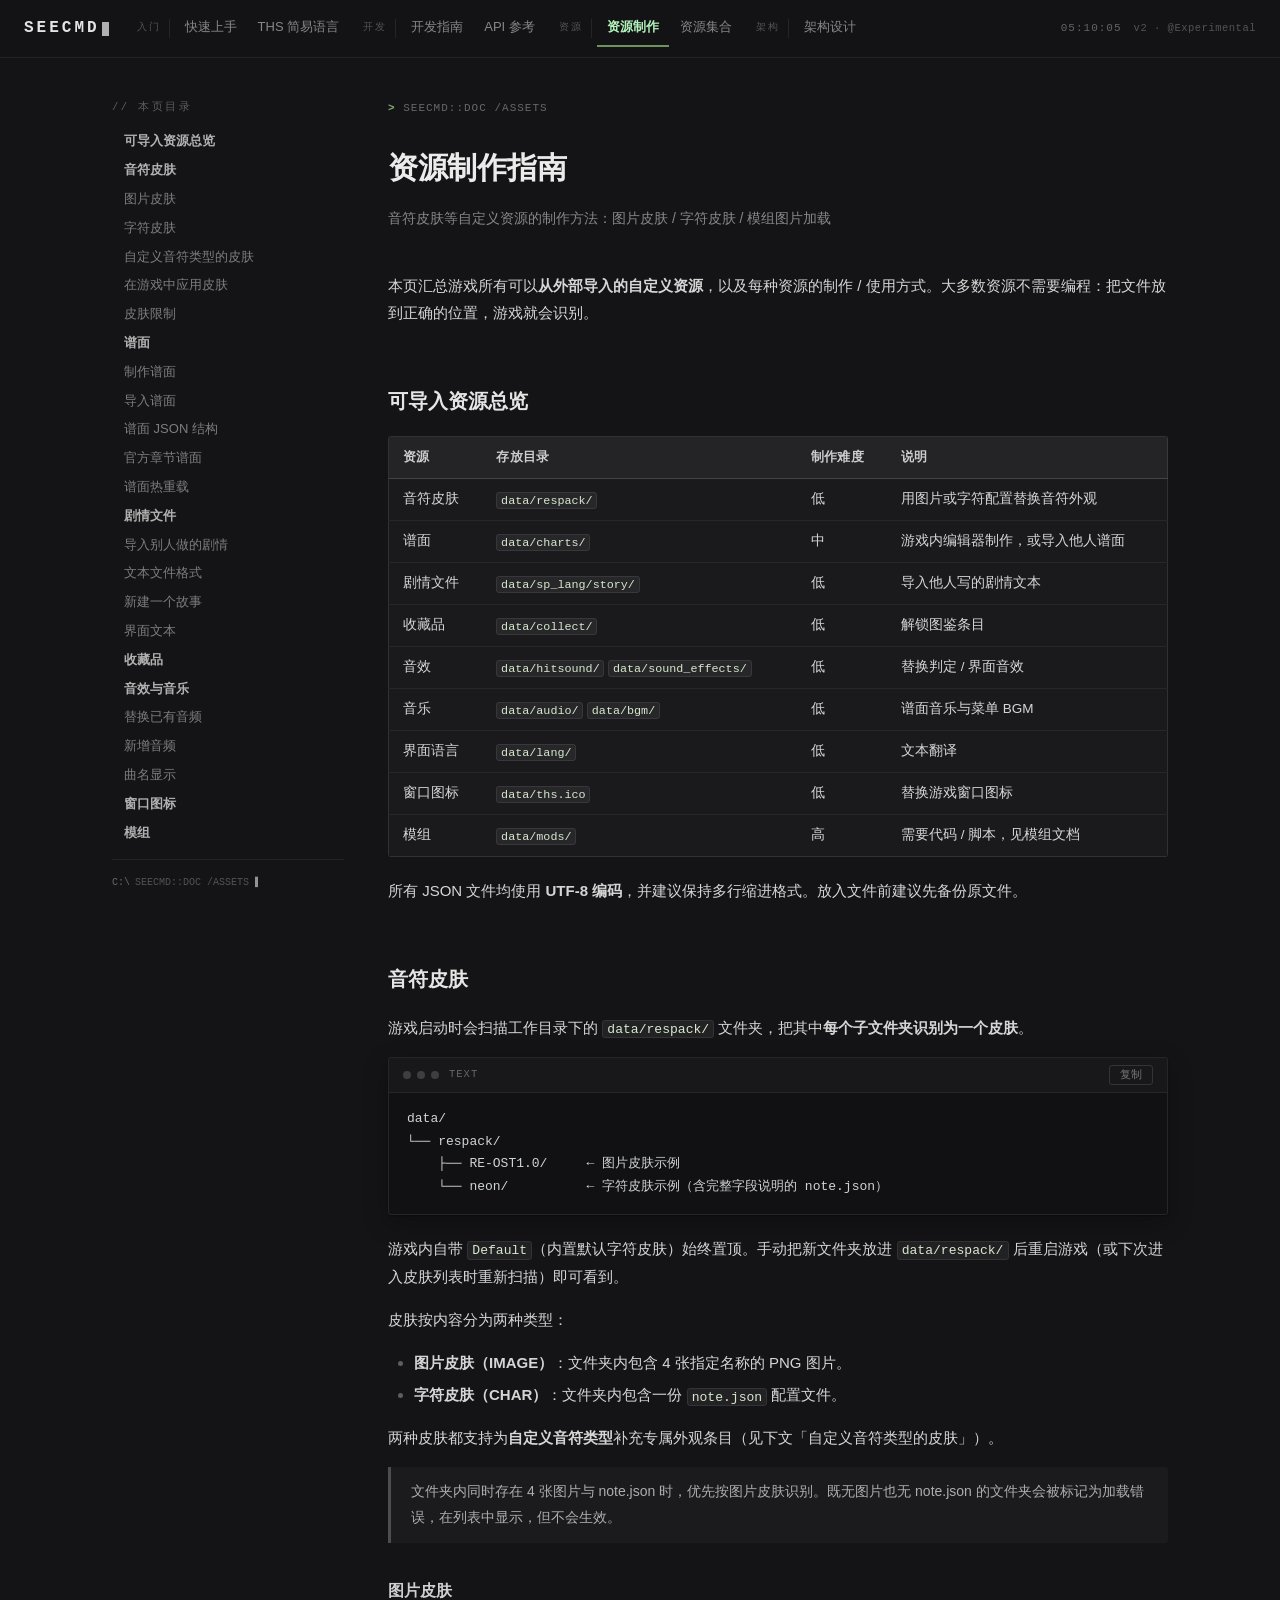
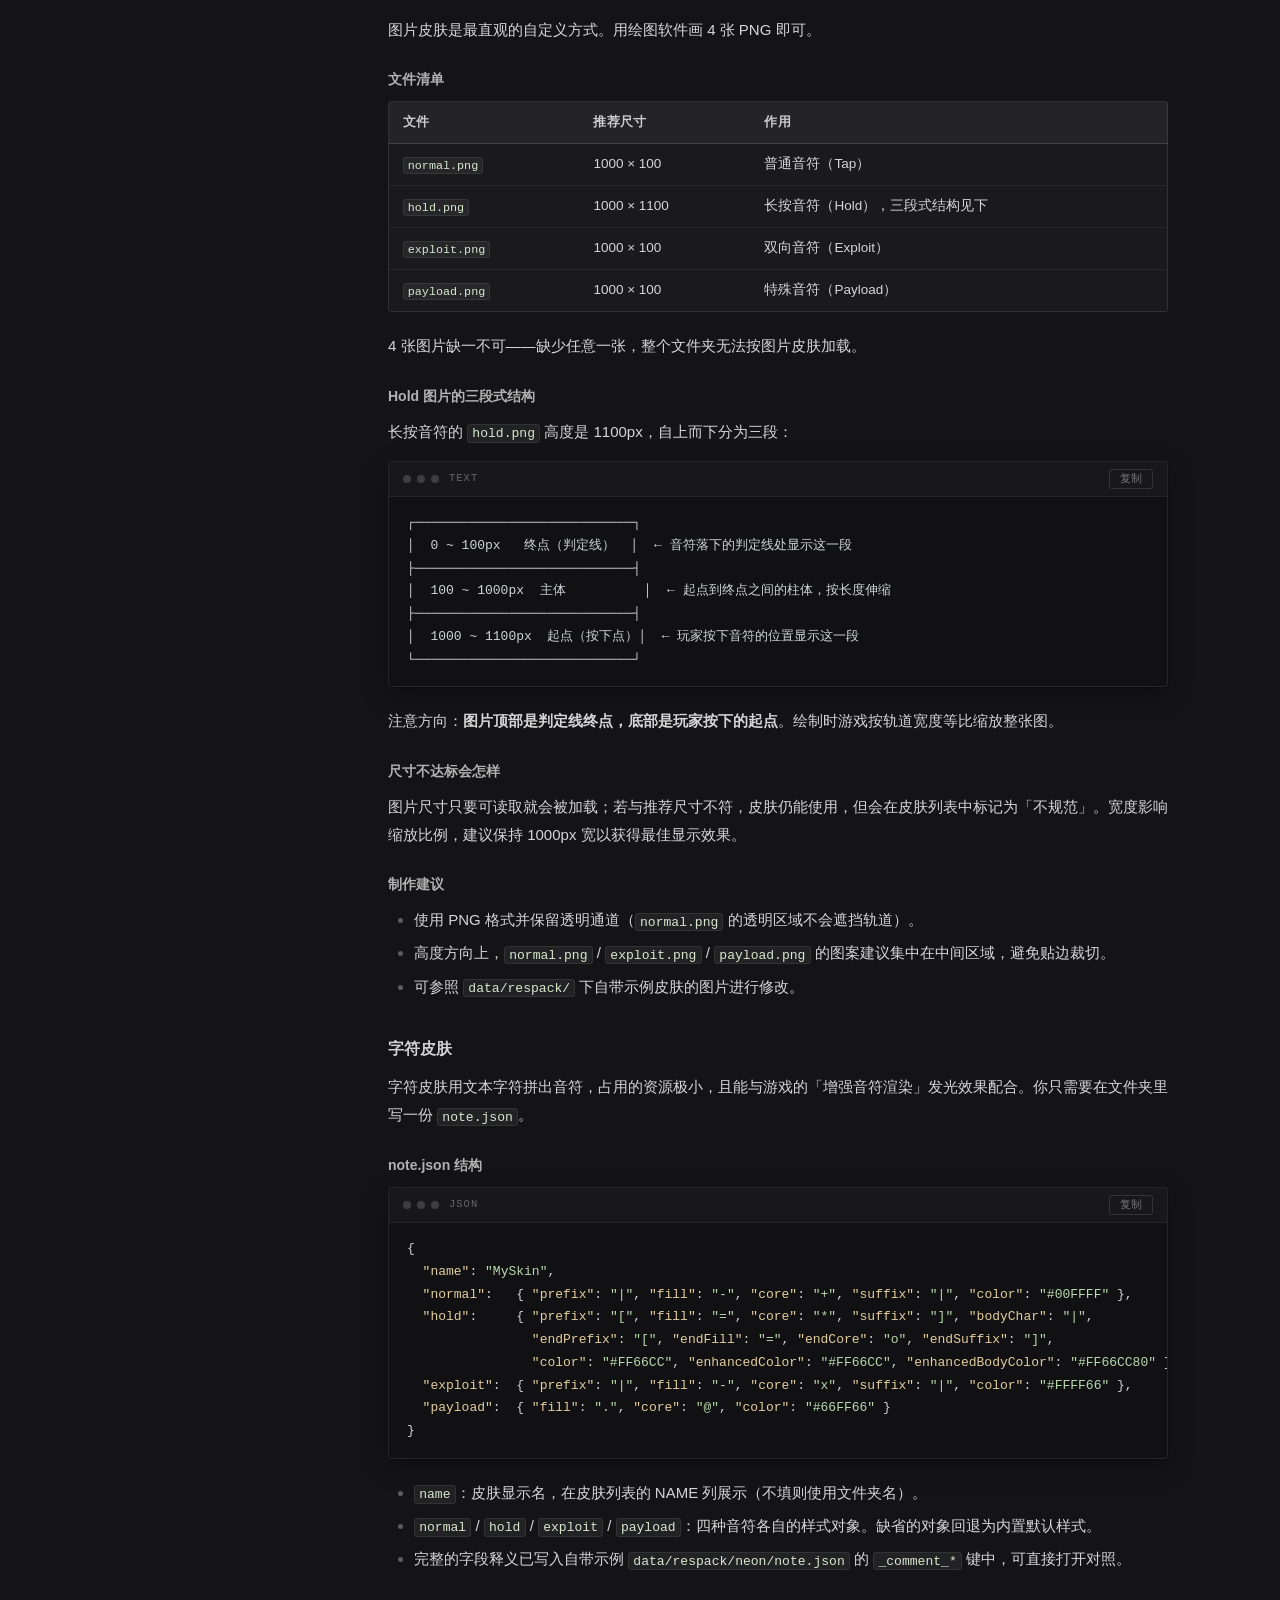
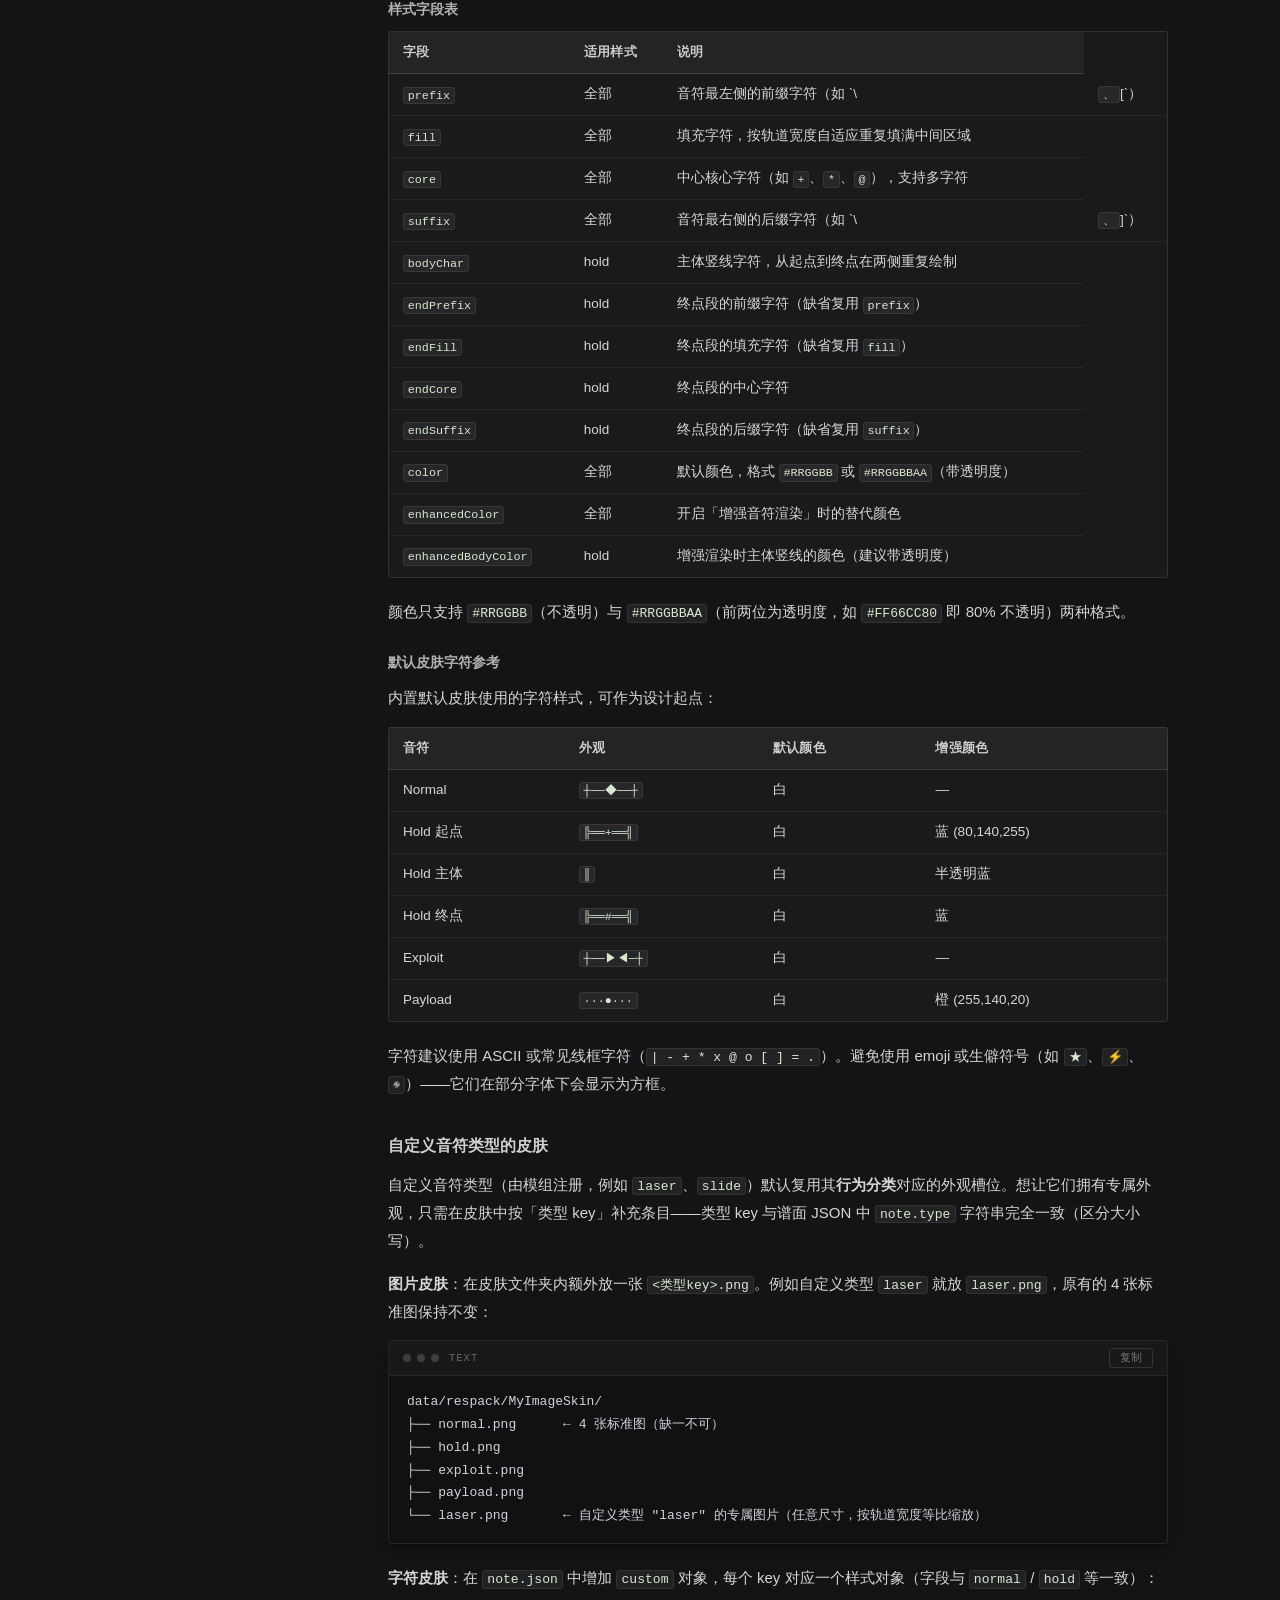
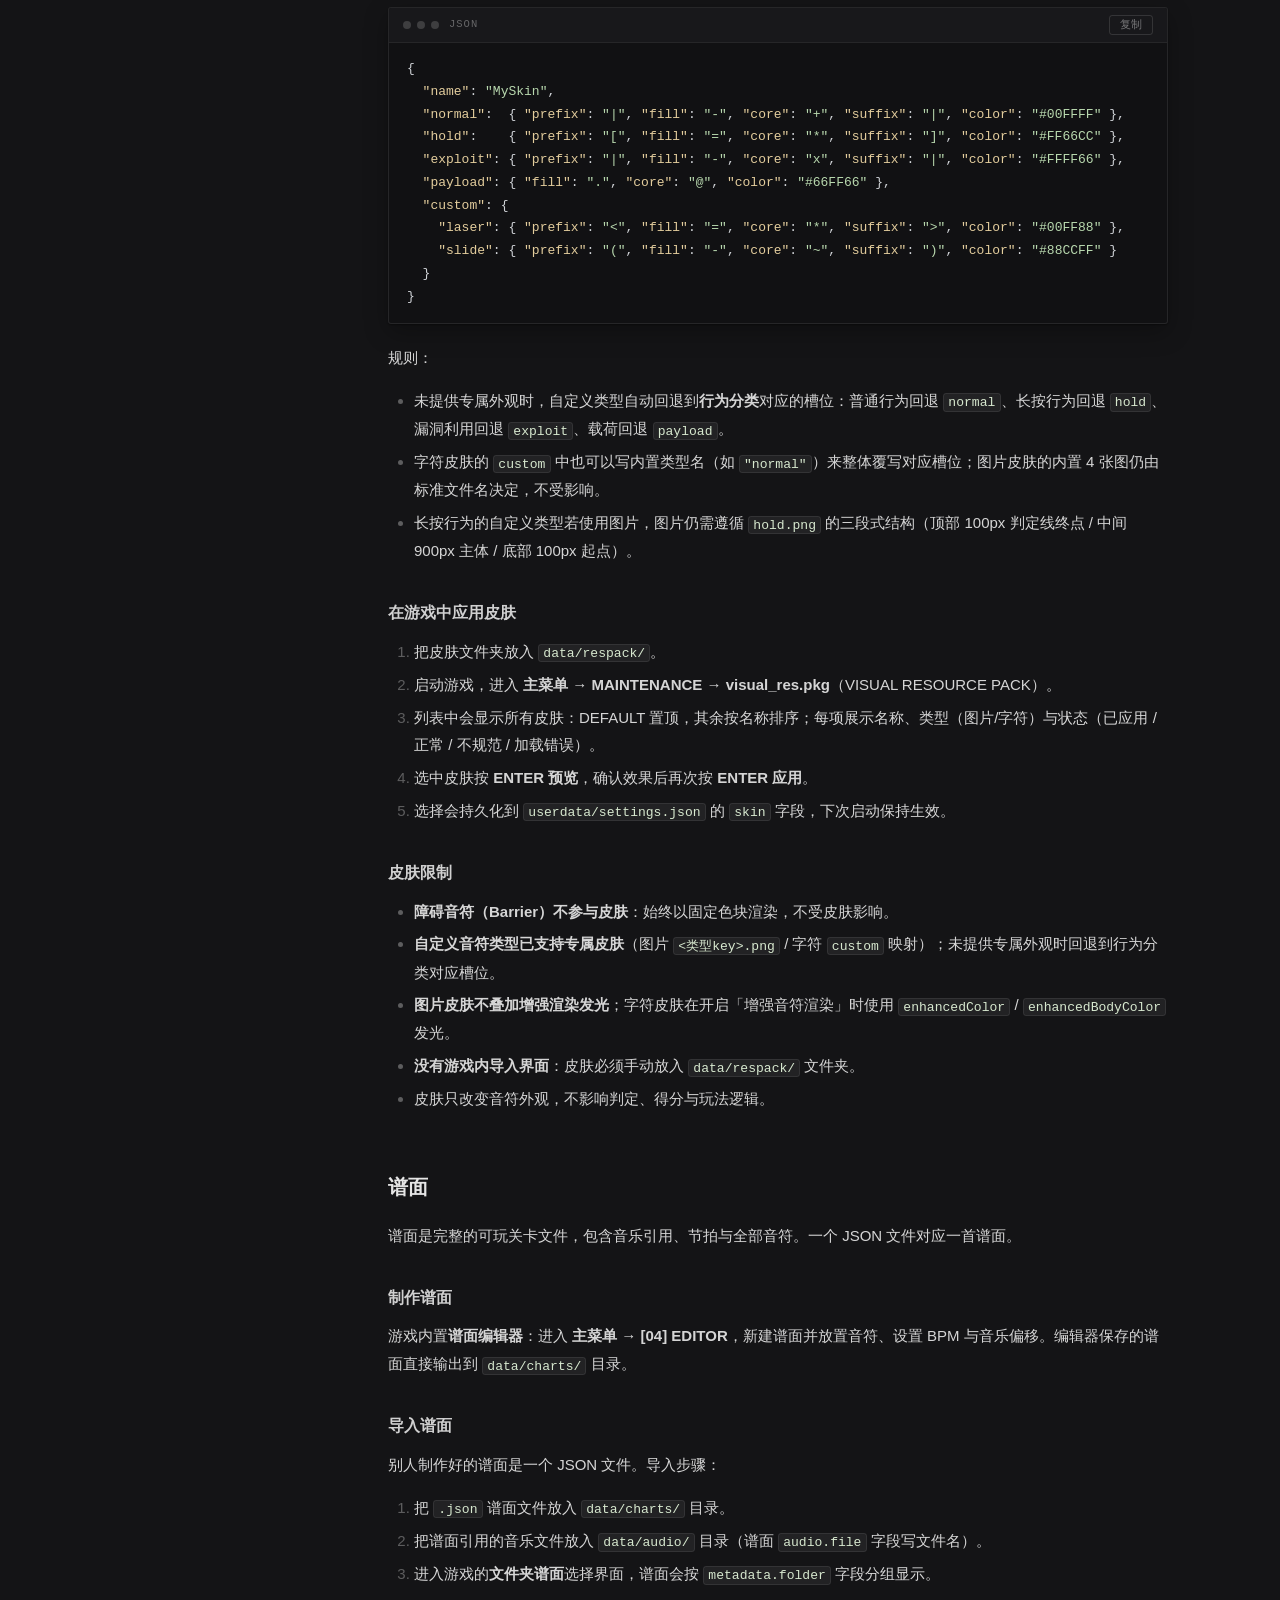
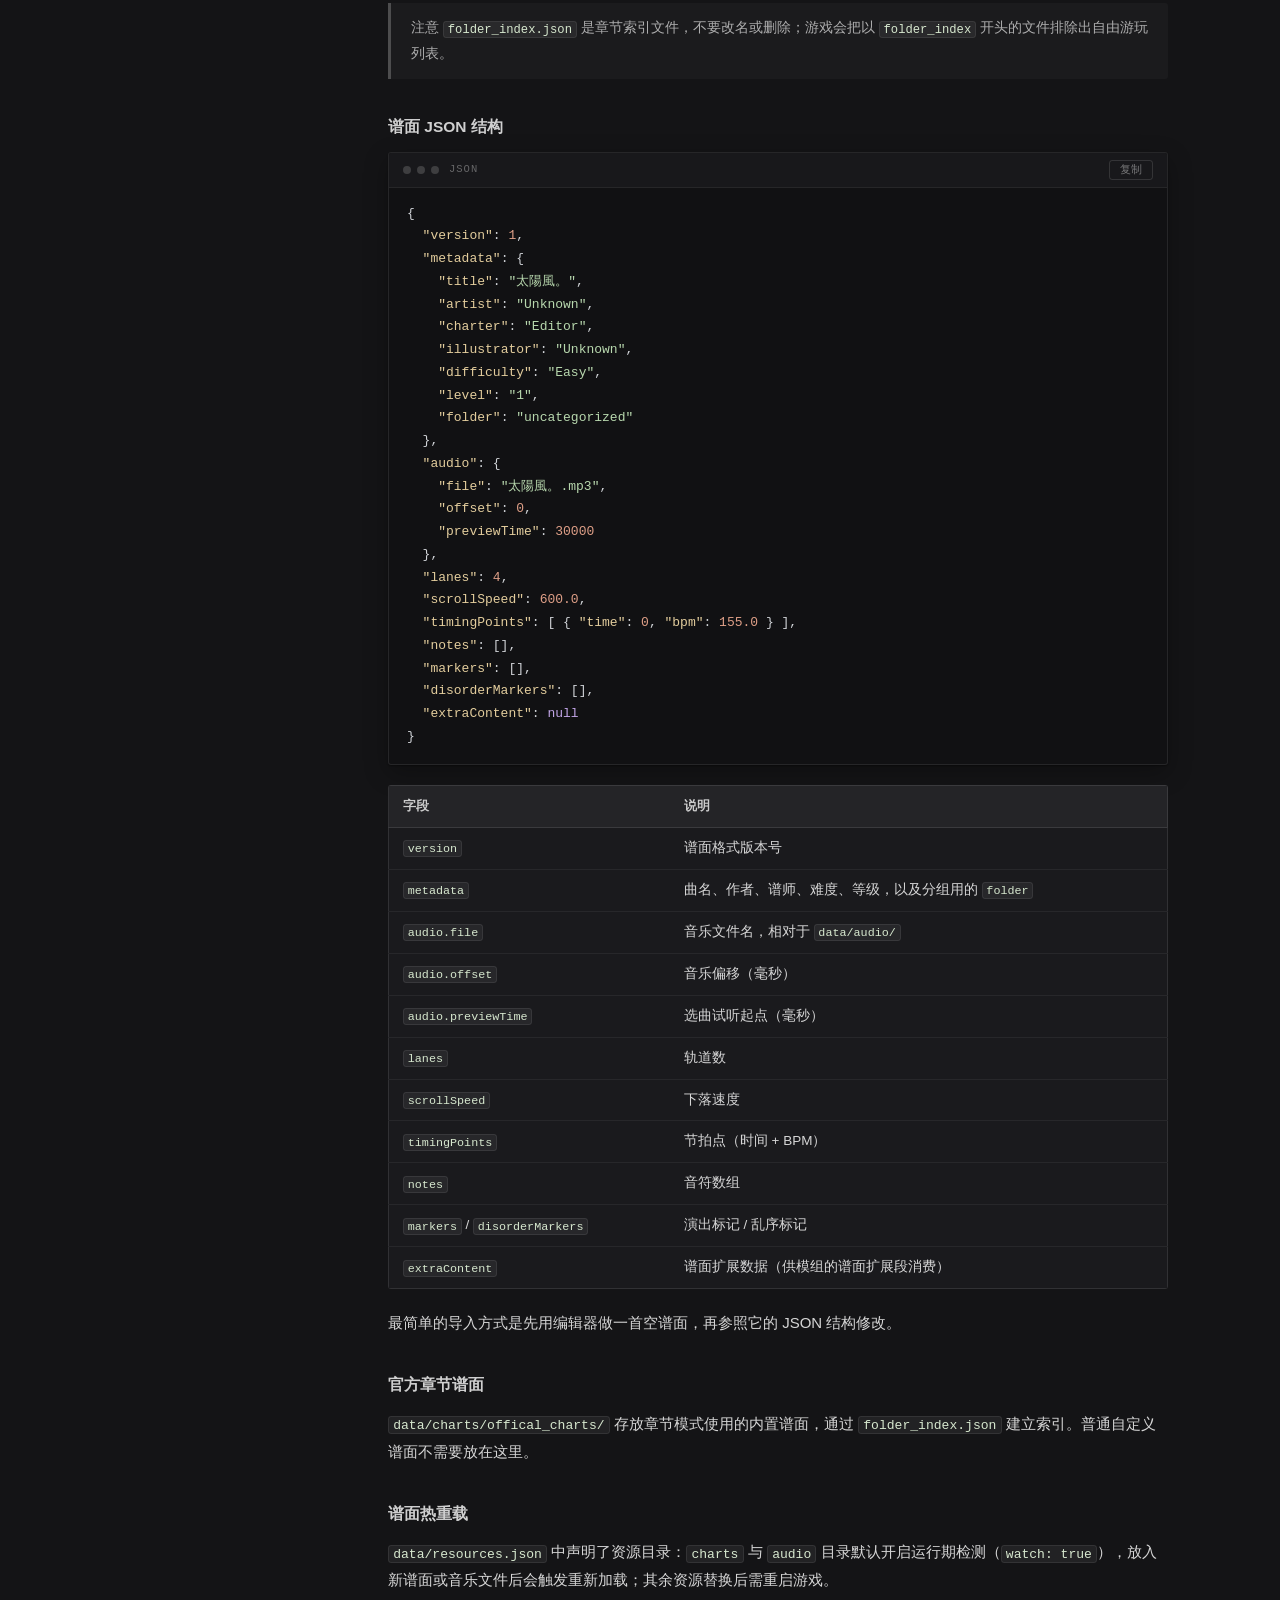
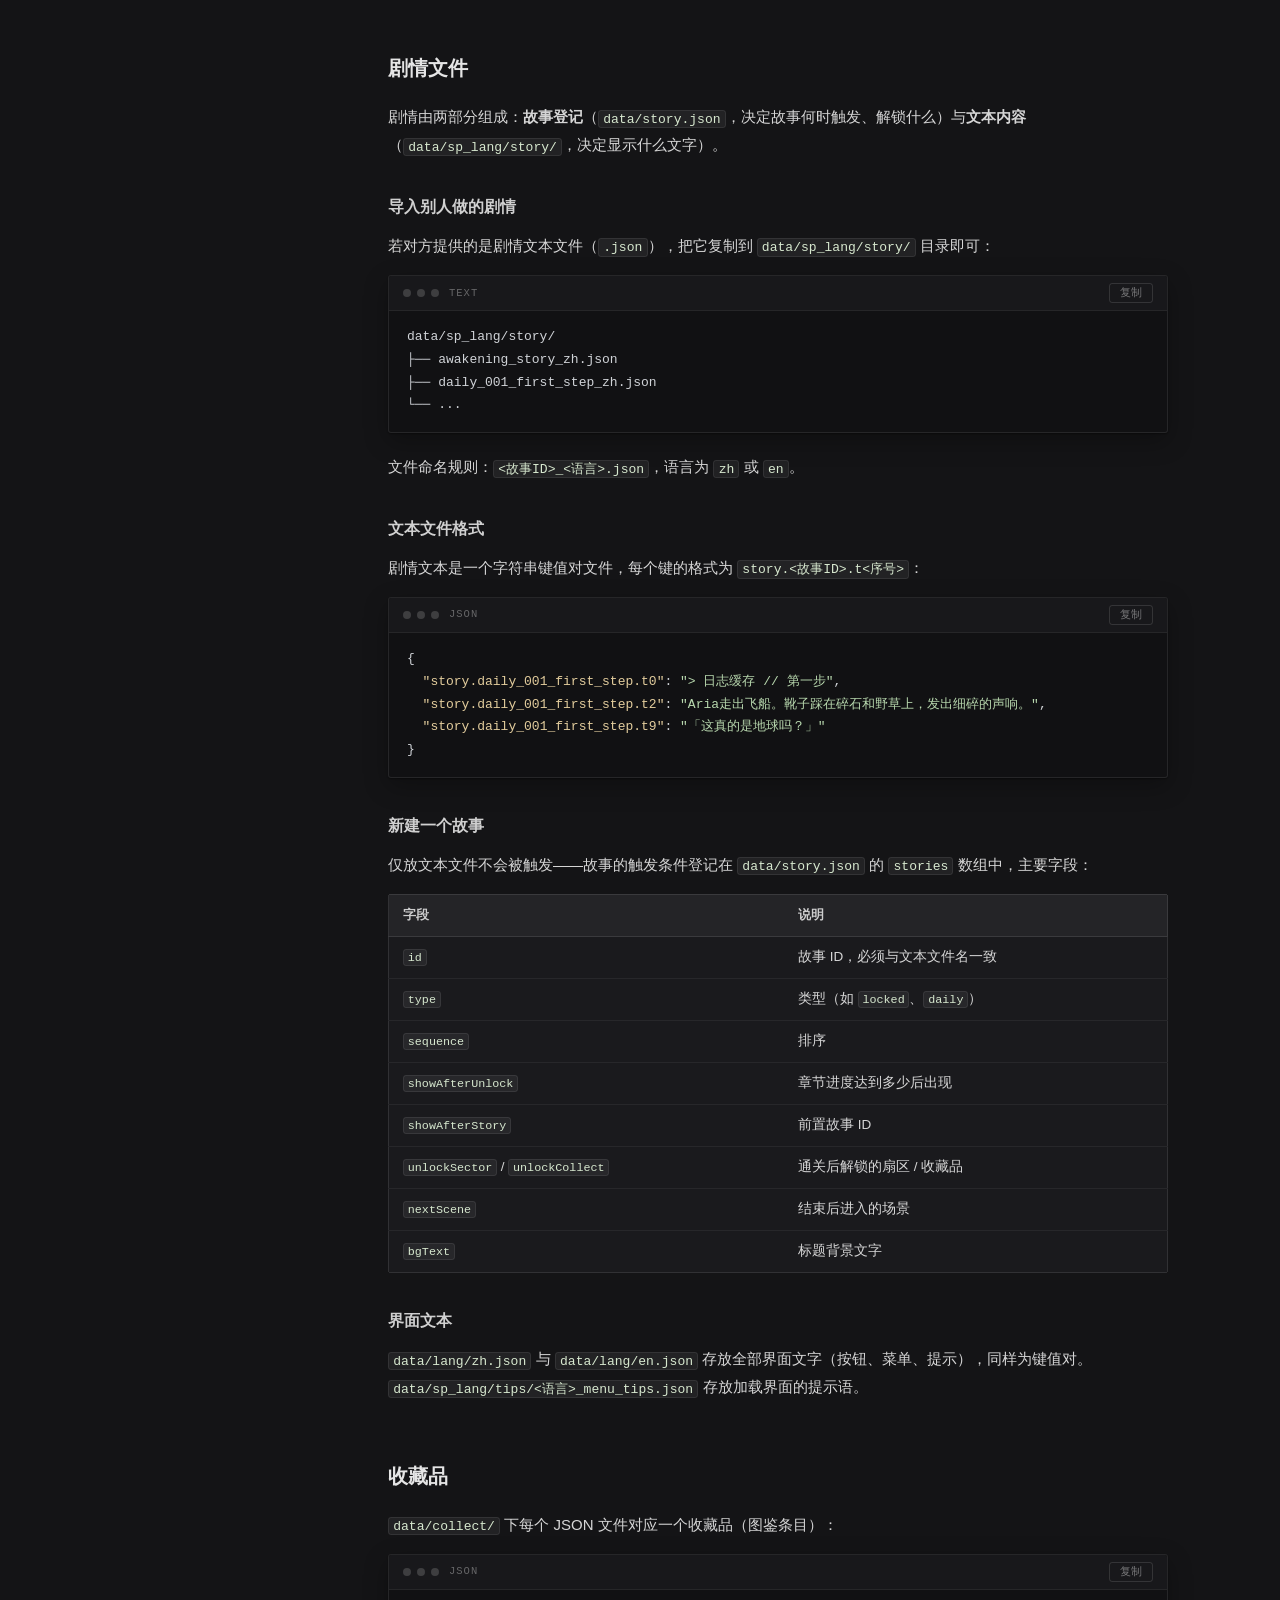
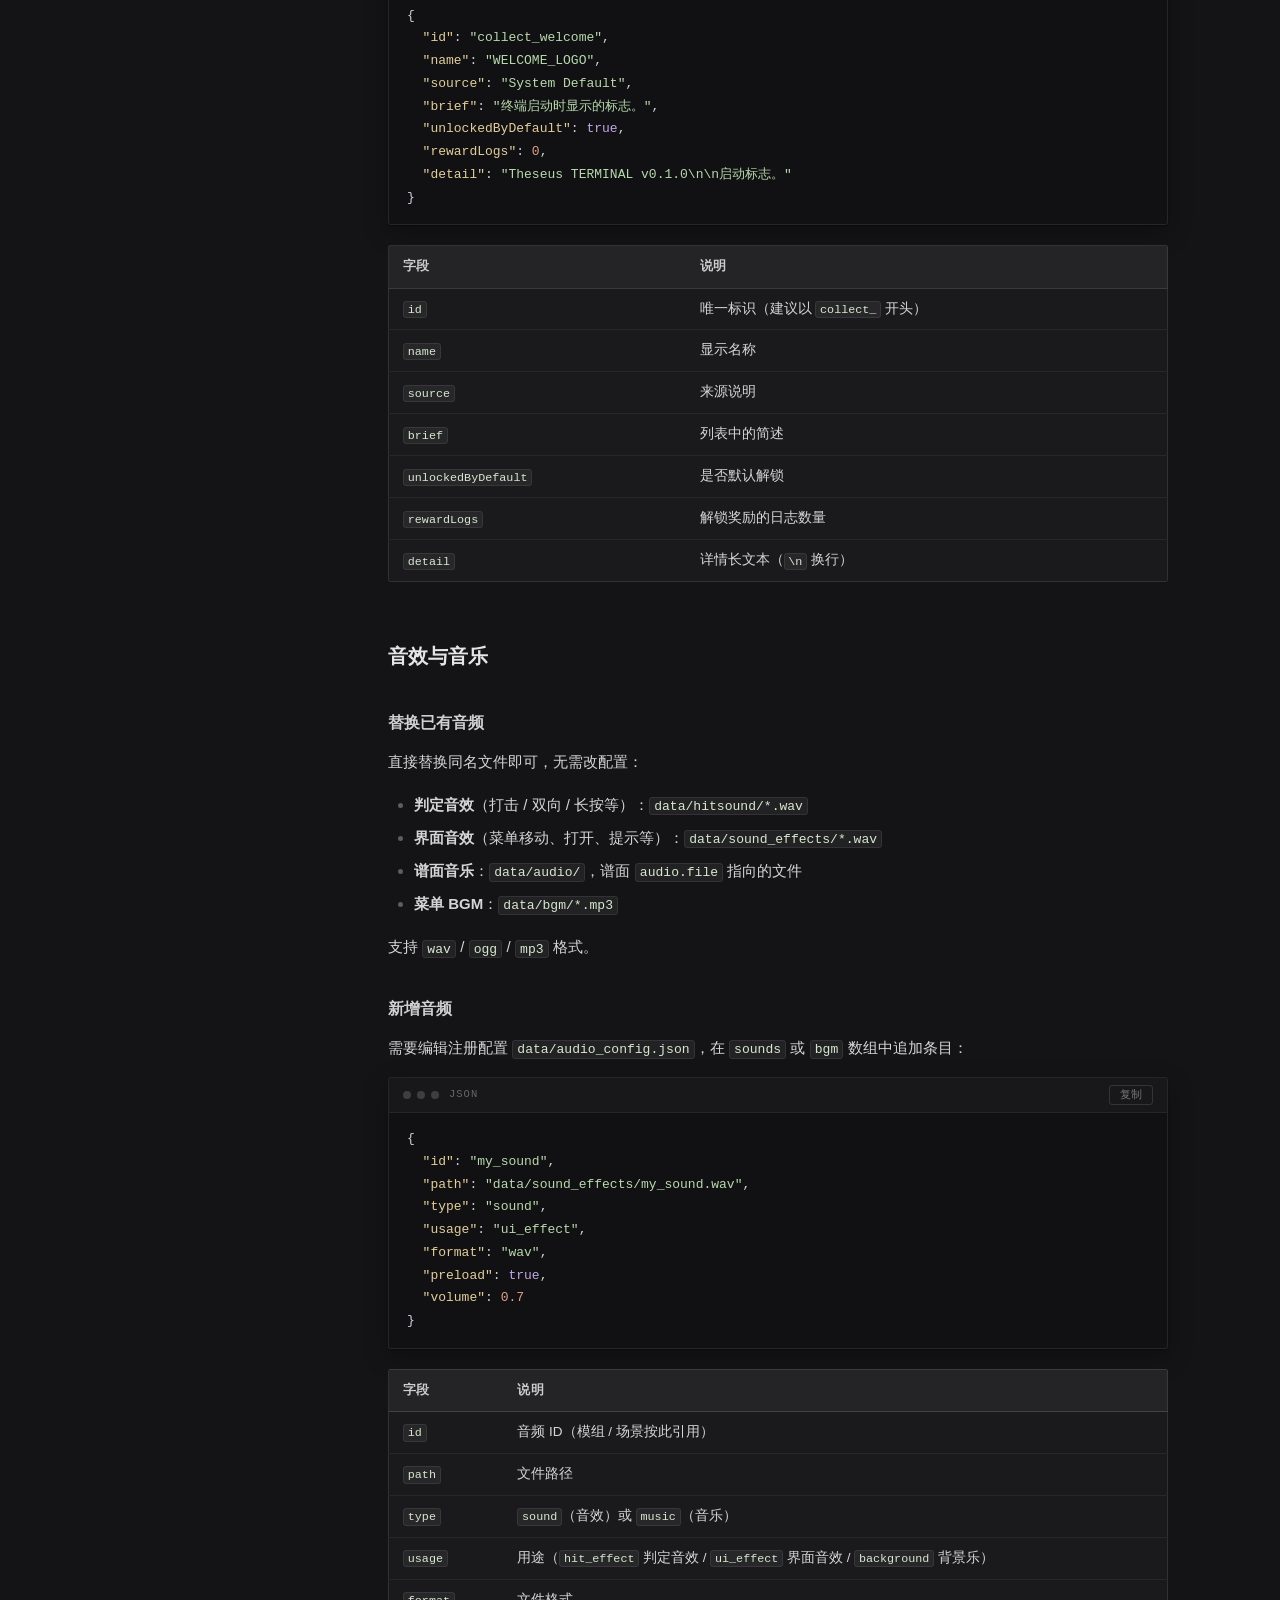
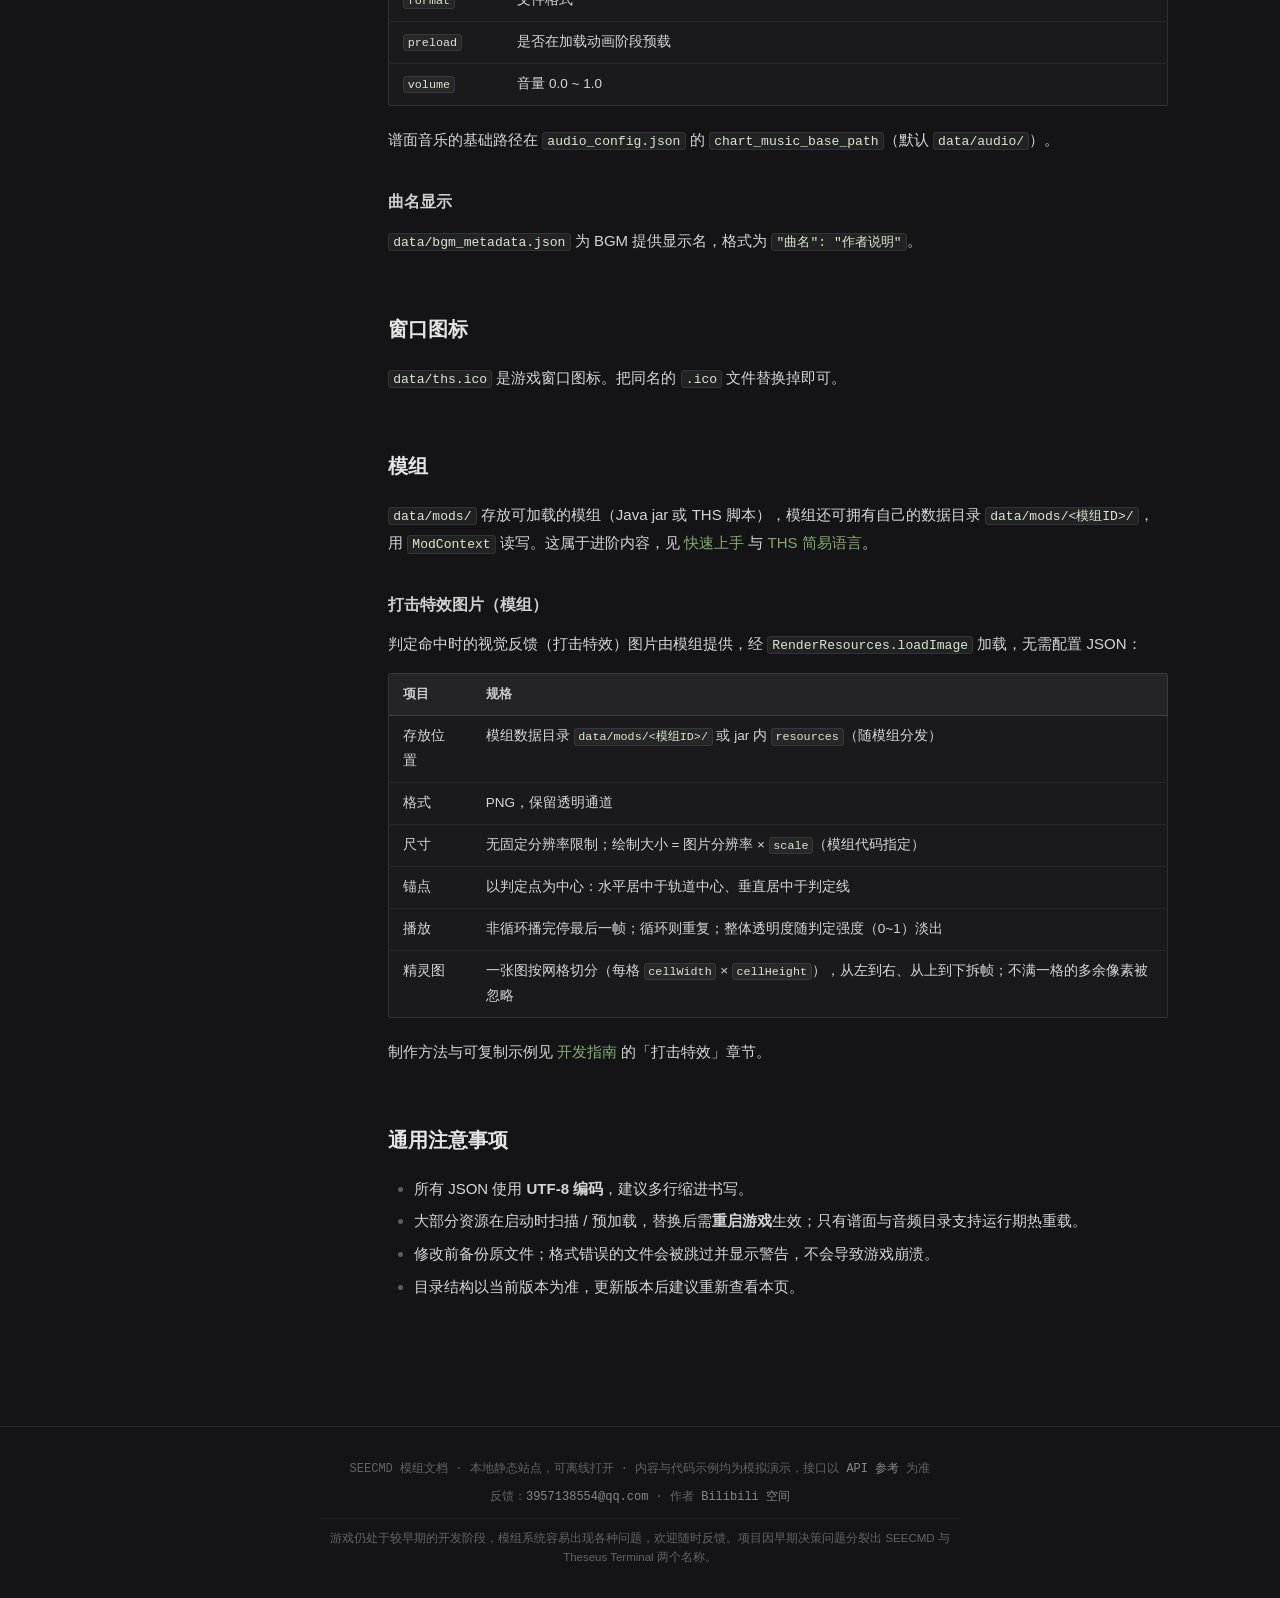
<file: assets.html>
<!DOCTYPE html>
<html lang="zh-CN">
<head>
<meta charset="UTF-8">
<meta name="viewport" content="width=device-width, initial-scale=1.0">
<title>资源制作指南 · SEECMD 模组文档</title>
<link rel="stylesheet" href="assets/style.css">
</head>
<body>


<header class="site-header">
  <div class="brand-group">
    <a class="brand" href="index.html">SEECMD<span class="brand-caret"></span></a>
    <button class="nav-toggle" onclick="toggleNav()" aria-label="菜单">&#9776;</button>
  </div>
  <nav class="main-nav">
    <div class="nav-group"><span class="nav-group-label">入门</span><a href="index.html">快速上手</a><a href="ths.html">THS 简易语言</a></div>
    <div class="nav-group"><span class="nav-group-label">开发</span><a href="guide.html">开发指南</a><a href="api.html">API 参考</a></div>
    <div class="nav-group"><span class="nav-group-label">资源</span><a href="assets.html" class="active">资源制作</a><a href="resources.html">资源集合</a></div>
    <div class="nav-group"><span class="nav-group-label">架构</span><a href="design.html">架构设计</a></div>
  </nav>
  <div class="header-hud">
    <span class="hud-clock mono">--:--:--</span>
    <span class="version">v2 &#183; @Experimental</span>
  </div>
</header>
<div class="layout">
<aside class="sidebar"><div class="toc-title">// 本页目录</div><nav class="toc"><ul><li class="l2"><a href="#可导入资源总览">可导入资源总览</a></li><li class="l2"><a href="#音符皮肤">音符皮肤</a></li><li class="l3"><a href="#图片皮肤">图片皮肤</a></li><li class="l3"><a href="#字符皮肤">字符皮肤</a></li><li class="l3"><a href="#自定义音符类型的皮肤">自定义音符类型的皮肤</a></li><li class="l3"><a href="#在游戏中应用皮肤">在游戏中应用皮肤</a></li><li class="l3"><a href="#皮肤限制">皮肤限制</a></li><li class="l2"><a href="#谱面">谱面</a></li><li class="l3"><a href="#制作谱面">制作谱面</a></li><li class="l3"><a href="#导入谱面">导入谱面</a></li><li class="l3"><a href="#谱面-json-结构">谱面 JSON 结构</a></li><li class="l3"><a href="#官方章节谱面">官方章节谱面</a></li><li class="l3"><a href="#谱面热重载">谱面热重载</a></li><li class="l2"><a href="#剧情文件">剧情文件</a></li><li class="l3"><a href="#导入别人做的剧情">导入别人做的剧情</a></li><li class="l3"><a href="#文本文件格式">文本文件格式</a></li><li class="l3"><a href="#新建一个故事">新建一个故事</a></li><li class="l3"><a href="#界面文本">界面文本</a></li><li class="l2"><a href="#收藏品">收藏品</a></li><li class="l2"><a href="#音效与音乐">音效与音乐</a></li><li class="l3"><a href="#替换已有音频">替换已有音频</a></li><li class="l3"><a href="#新增音频">新增音频</a></li><li class="l3"><a href="#曲名显示">曲名显示</a></li><li class="l2"><a href="#窗口图标">窗口图标</a></li><li class="l2"><a href="#模组">模组</a></li><li class="l3"><a href="#打击特效图片模组">打击特效图片（模组）</a></li><li class="l2"><a href="#通用注意事项">通用注意事项</a></li></ul></nav><div class="sidebar-path"><span class="prompt">C:\</span>SEECMD::DOC /ASSETS<span class="cursor">&#9612;</span></div></aside>
<main class="content">
<div class="page-path"><span class="prompt">&gt;</span> SEECMD::DOC /ASSETS</div>
<h1>资源制作指南</h1>
<p class="doc-sub">音符皮肤等自定义资源的制作方法：图片皮肤 / 字符皮肤 / 模组图片加载</p>
<p>本页汇总游戏所有可以<strong>从外部导入的自定义资源</strong>，以及每种资源的制作 / 使用方式。大多数资源不需要编程：把文件放到正确的位置，游戏就会识别。</p>
<h2 id="可导入资源总览">可导入资源总览</h2>
<div class="table-scroll"><table><thead><tr><th>资源</th><th>存放目录</th><th>制作难度</th><th>说明</th></tr></thead><tbody><tr><td>音符皮肤</td><td><code>data/respack/</code></td><td>低</td><td>用图片或字符配置替换音符外观</td></tr><tr><td>谱面</td><td><code>data/charts/</code></td><td>中</td><td>游戏内编辑器制作，或导入他人谱面</td></tr><tr><td>剧情文件</td><td><code>data/sp_lang/story/</code></td><td>低</td><td>导入他人写的剧情文本</td></tr><tr><td>收藏品</td><td><code>data/collect/</code></td><td>低</td><td>解锁图鉴条目</td></tr><tr><td>音效</td><td><code>data/hitsound/</code> <code>data/sound_effects/</code></td><td>低</td><td>替换判定 / 界面音效</td></tr><tr><td>音乐</td><td><code>data/audio/</code> <code>data/bgm/</code></td><td>低</td><td>谱面音乐与菜单 BGM</td></tr><tr><td>界面语言</td><td><code>data/lang/</code></td><td>低</td><td>文本翻译</td></tr><tr><td>窗口图标</td><td><code>data/ths.ico</code></td><td>低</td><td>替换游戏窗口图标</td></tr><tr><td>模组</td><td><code>data/mods/</code></td><td>高</td><td>需要代码 / 脚本，见模组文档</td></tr></tbody></table></div>
<p>所有 JSON 文件均使用 <strong>UTF-8 编码</strong>，并建议保持多行缩进格式。放入文件前建议先备份原文件。</p>
<h2 id="音符皮肤">音符皮肤</h2>
<p>游戏启动时会扫描工作目录下的 <code>data/respack/</code> 文件夹，把其中<strong>每个子文件夹识别为一个皮肤</strong>。</p>
<div class="code-wrap"><div class="code-head"><span class="code-dots"><i></i><i></i><i></i></span><span class="code-lang">text</span></div><pre><code>data/
└── respack/
    ├── RE-OST1.0/     ← 图片皮肤示例
    └── neon/          ← 字符皮肤示例（含完整字段说明的 note.json）</code></pre></div>
<p>游戏内自带 <code>Default</code>（内置默认字符皮肤）始终置顶。手动把新文件夹放进 <code>data/respack/</code> 后重启游戏（或下次进入皮肤列表时重新扫描）即可看到。</p>
<p>皮肤按内容分为两种类型：</p>
<ul><li><strong>图片皮肤（IMAGE）</strong>：文件夹内包含 4 张指定名称的 PNG 图片。</li><li><strong>字符皮肤（CHAR）</strong>：文件夹内包含一份 <code>note.json</code> 配置文件。</li></ul>
<p>两种皮肤都支持为<strong>自定义音符类型</strong>补充专属外观条目（见下文「自定义音符类型的皮肤」）。</p>
<blockquote><p>文件夹内同时存在 4 张图片与 note.json 时，优先按图片皮肤识别。既无图片也无 note.json 的文件夹会被标记为加载错误，在列表中显示，但不会生效。</p></blockquote>
<h3 id="图片皮肤">图片皮肤</h3>
<p>图片皮肤是最直观的自定义方式。用绘图软件画 4 张 PNG 即可。</p>
<h4 id="文件清单">文件清单</h4>
<div class="table-scroll"><table><thead><tr><th>文件</th><th>推荐尺寸</th><th>作用</th></tr></thead><tbody><tr><td><code>normal.png</code></td><td>1000 × 100</td><td>普通音符（Tap）</td></tr><tr><td><code>hold.png</code></td><td>1000 × 1100</td><td>长按音符（Hold），三段式结构见下</td></tr><tr><td><code>exploit.png</code></td><td>1000 × 100</td><td>双向音符（Exploit）</td></tr><tr><td><code>payload.png</code></td><td>1000 × 100</td><td>特殊音符（Payload）</td></tr></tbody></table></div>
<p>4 张图片缺一不可——缺少任意一张，整个文件夹无法按图片皮肤加载。</p>
<h4 id="hold-图片的三段式结构">Hold 图片的三段式结构</h4>
<p>长按音符的 <code>hold.png</code> 高度是 1100px，自上而下分为三段：</p>
<div class="code-wrap"><div class="code-head"><span class="code-dots"><i></i><i></i><i></i></span><span class="code-lang">text</span></div><pre><code>┌────────────────────────────┐
│  0 ~ 100px   终点（判定线）  │  ← 音符落下的判定线处显示这一段
├────────────────────────────┤
│  100 ~ 1000px  主体          │  ← 起点到终点之间的柱体，按长度伸缩
├────────────────────────────┤
│  1000 ~ 1100px  起点（按下点）│  ← 玩家按下音符的位置显示这一段
└────────────────────────────┘</code></pre></div>
<p>注意方向：<strong>图片顶部是判定线终点，底部是玩家按下的起点</strong>。绘制时游戏按轨道宽度等比缩放整张图。</p>
<h4 id="尺寸不达标会怎样">尺寸不达标会怎样</h4>
<p>图片尺寸只要可读取就会被加载；若与推荐尺寸不符，皮肤仍能使用，但会在皮肤列表中标记为「不规范」。宽度影响缩放比例，建议保持 1000px 宽以获得最佳显示效果。</p>
<h4 id="制作建议">制作建议</h4>
<ul><li>使用 PNG 格式并保留透明通道（<code>normal.png</code> 的透明区域不会遮挡轨道）。</li><li>高度方向上，<code>normal.png</code> / <code>exploit.png</code> / <code>payload.png</code> 的图案建议集中在中间区域，避免贴边裁切。</li><li>可参照 <code>data/respack/</code> 下自带示例皮肤的图片进行修改。</li></ul>
<h3 id="字符皮肤">字符皮肤</h3>
<p>字符皮肤用文本字符拼出音符，占用的资源极小，且能与游戏的「增强音符渲染」发光效果配合。你只需要在文件夹里写一份 <code>note.json</code>。</p>
<h4 id="notejson-结构">note.json 结构</h4>
<div class="code-wrap"><div class="code-head"><span class="code-dots"><i></i><i></i><i></i></span><span class="code-lang">json</span></div><pre><code>{
  &quot;name&quot;: &quot;MySkin&quot;,
  &quot;normal&quot;:   { &quot;prefix&quot;: &quot;|&quot;, &quot;fill&quot;: &quot;-&quot;, &quot;core&quot;: &quot;+&quot;, &quot;suffix&quot;: &quot;|&quot;, &quot;color&quot;: &quot;#00FFFF&quot; },
  &quot;hold&quot;:     { &quot;prefix&quot;: &quot;[&quot;, &quot;fill&quot;: &quot;=&quot;, &quot;core&quot;: &quot;*&quot;, &quot;suffix&quot;: &quot;]&quot;, &quot;bodyChar&quot;: &quot;|&quot;,
                &quot;endPrefix&quot;: &quot;[&quot;, &quot;endFill&quot;: &quot;=&quot;, &quot;endCore&quot;: &quot;o&quot;, &quot;endSuffix&quot;: &quot;]&quot;,
                &quot;color&quot;: &quot;#FF66CC&quot;, &quot;enhancedColor&quot;: &quot;#FF66CC&quot;, &quot;enhancedBodyColor&quot;: &quot;#FF66CC80&quot; },
  &quot;exploit&quot;:  { &quot;prefix&quot;: &quot;|&quot;, &quot;fill&quot;: &quot;-&quot;, &quot;core&quot;: &quot;x&quot;, &quot;suffix&quot;: &quot;|&quot;, &quot;color&quot;: &quot;#FFFF66&quot; },
  &quot;payload&quot;:  { &quot;fill&quot;: &quot;.&quot;, &quot;core&quot;: &quot;@&quot;, &quot;color&quot;: &quot;#66FF66&quot; }
}</code></pre></div>
<ul><li><code>name</code>：皮肤显示名，在皮肤列表的 NAME 列展示（不填则使用文件夹名）。</li><li><code>normal</code> / <code>hold</code> / <code>exploit</code> / <code>payload</code>：四种音符各自的样式对象。缺省的对象回退为内置默认样式。</li><li>完整的字段释义已写入自带示例 <code>data/respack/neon/note.json</code> 的 <code>_comment_*</code> 键中，可直接打开对照。</li></ul>
<h4 id="样式字段表">样式字段表</h4>
<div class="table-scroll"><table><thead><tr><th>字段</th><th>适用样式</th><th>说明</th></tr></thead><tbody><tr><td><code>prefix</code></td><td>全部</td><td>音符最左侧的前缀字符（如 `\</td><td><code>、</code>[`）</td></tr><tr><td><code>fill</code></td><td>全部</td><td>填充字符，按轨道宽度自适应重复填满中间区域</td></tr><tr><td><code>core</code></td><td>全部</td><td>中心核心字符（如 <code>+</code>、<code>*</code>、<code>@</code>），支持多字符</td></tr><tr><td><code>suffix</code></td><td>全部</td><td>音符最右侧的后缀字符（如 `\</td><td><code>、</code>]`）</td></tr><tr><td><code>bodyChar</code></td><td>hold</td><td>主体竖线字符，从起点到终点在两侧重复绘制</td></tr><tr><td><code>endPrefix</code></td><td>hold</td><td>终点段的前缀字符（缺省复用 <code>prefix</code>）</td></tr><tr><td><code>endFill</code></td><td>hold</td><td>终点段的填充字符（缺省复用 <code>fill</code>）</td></tr><tr><td><code>endCore</code></td><td>hold</td><td>终点段的中心字符</td></tr><tr><td><code>endSuffix</code></td><td>hold</td><td>终点段的后缀字符（缺省复用 <code>suffix</code>）</td></tr><tr><td><code>color</code></td><td>全部</td><td>默认颜色，格式 <code>#RRGGBB</code> 或 <code>#RRGGBBAA</code>（带透明度）</td></tr><tr><td><code>enhancedColor</code></td><td>全部</td><td>开启「增强音符渲染」时的替代颜色</td></tr><tr><td><code>enhancedBodyColor</code></td><td>hold</td><td>增强渲染时主体竖线的颜色（建议带透明度）</td></tr></tbody></table></div>
<p>颜色只支持 <code>#RRGGBB</code>（不透明）与 <code>#RRGGBBAA</code>（前两位为透明度，如 <code>#FF66CC80</code> 即 80% 不透明）两种格式。</p>
<h4 id="默认皮肤字符参考">默认皮肤字符参考</h4>
<p>内置默认皮肤使用的字符样式，可作为设计起点：</p>
<div class="table-scroll"><table><thead><tr><th>音符</th><th>外观</th><th>默认颜色</th><th>增强颜色</th></tr></thead><tbody><tr><td>Normal</td><td><code>┼──◆──┼</code></td><td>白</td><td>—</td></tr><tr><td>Hold 起点</td><td><code>╠══+══╣</code></td><td>白</td><td>蓝 (80,140,255)</td></tr><tr><td>Hold 主体</td><td><code>║</code></td><td>白</td><td>半透明蓝</td></tr><tr><td>Hold 终点</td><td><code>╠══#══╣</code></td><td>白</td><td>蓝</td></tr><tr><td>Exploit</td><td><code>┼──▶◀─┼</code></td><td>白</td><td>—</td></tr><tr><td>Payload</td><td><code>···●···</code></td><td>白</td><td>橙 (255,140,20)</td></tr></tbody></table></div>
<p>字符建议使用 ASCII 或常见线框字符（<code>| - + * x @ o [ ] = .</code>）。避免使用 emoji 或生僻符号（如 <code>★</code>、<code>⚡</code>、<code>◉</code>）——它们在部分字体下会显示为方框。</p>
<h3 id="自定义音符类型的皮肤">自定义音符类型的皮肤</h3>
<p>自定义音符类型（由模组注册，例如 <code>laser</code>、<code>slide</code>）默认复用其<strong>行为分类</strong>对应的外观槽位。想让它们拥有专属外观，只需在皮肤中按「类型 key」补充条目——类型 key 与谱面 JSON 中 <code>note.type</code> 字符串完全一致（区分大小写）。</p>
<p><strong>图片皮肤</strong>：在皮肤文件夹内额外放一张 <code>&lt;类型key&gt;.png</code>。例如自定义类型 <code>laser</code> 就放 <code>laser.png</code>，原有的 4 张标准图保持不变：</p>
<div class="code-wrap"><div class="code-head"><span class="code-dots"><i></i><i></i><i></i></span><span class="code-lang">text</span></div><pre><code>data/respack/MyImageSkin/
├── normal.png      ← 4 张标准图（缺一不可）
├── hold.png
├── exploit.png
├── payload.png
└── laser.png       ← 自定义类型 &quot;laser&quot; 的专属图片（任意尺寸，按轨道宽度等比缩放）</code></pre></div>
<p><strong>字符皮肤</strong>：在 <code>note.json</code> 中增加 <code>custom</code> 对象，每个 key 对应一个样式对象（字段与 <code>normal</code> / <code>hold</code> 等一致）：</p>
<div class="code-wrap"><div class="code-head"><span class="code-dots"><i></i><i></i><i></i></span><span class="code-lang">json</span></div><pre><code>{
  &quot;name&quot;: &quot;MySkin&quot;,
  &quot;normal&quot;:  { &quot;prefix&quot;: &quot;|&quot;, &quot;fill&quot;: &quot;-&quot;, &quot;core&quot;: &quot;+&quot;, &quot;suffix&quot;: &quot;|&quot;, &quot;color&quot;: &quot;#00FFFF&quot; },
  &quot;hold&quot;:    { &quot;prefix&quot;: &quot;[&quot;, &quot;fill&quot;: &quot;=&quot;, &quot;core&quot;: &quot;*&quot;, &quot;suffix&quot;: &quot;]&quot;, &quot;color&quot;: &quot;#FF66CC&quot; },
  &quot;exploit&quot;: { &quot;prefix&quot;: &quot;|&quot;, &quot;fill&quot;: &quot;-&quot;, &quot;core&quot;: &quot;x&quot;, &quot;suffix&quot;: &quot;|&quot;, &quot;color&quot;: &quot;#FFFF66&quot; },
  &quot;payload&quot;: { &quot;fill&quot;: &quot;.&quot;, &quot;core&quot;: &quot;@&quot;, &quot;color&quot;: &quot;#66FF66&quot; },
  &quot;custom&quot;: {
    &quot;laser&quot;: { &quot;prefix&quot;: &quot;&lt;&quot;, &quot;fill&quot;: &quot;=&quot;, &quot;core&quot;: &quot;*&quot;, &quot;suffix&quot;: &quot;&gt;&quot;, &quot;color&quot;: &quot;#00FF88&quot; },
    &quot;slide&quot;: { &quot;prefix&quot;: &quot;(&quot;, &quot;fill&quot;: &quot;-&quot;, &quot;core&quot;: &quot;~&quot;, &quot;suffix&quot;: &quot;)&quot;, &quot;color&quot;: &quot;#88CCFF&quot; }
  }
}</code></pre></div>
<p>规则：</p>
<ul><li>未提供专属外观时，自定义类型自动回退到<strong>行为分类</strong>对应的槽位：普通行为回退 <code>normal</code>、长按行为回退 <code>hold</code>、漏洞利用回退 <code>exploit</code>、载荷回退 <code>payload</code>。</li><li>字符皮肤的 <code>custom</code> 中也可以写内置类型名（如 <code>&quot;normal&quot;</code>）来整体覆写对应槽位；图片皮肤的内置 4 张图仍由标准文件名决定，不受影响。</li><li>长按行为的自定义类型若使用图片，图片仍需遵循 <code>hold.png</code> 的三段式结构（顶部 100px 判定线终点 / 中间 900px 主体 / 底部 100px 起点）。</li></ul>
<h3 id="在游戏中应用皮肤">在游戏中应用皮肤</h3>
<ol><li>把皮肤文件夹放入 <code>data/respack/</code>。</li><li>启动游戏，进入 <strong>主菜单 → MAINTENANCE → visual_res.pkg</strong>（VISUAL RESOURCE PACK）。</li><li>列表中会显示所有皮肤：DEFAULT 置顶，其余按名称排序；每项展示名称、类型（图片/字符）与状态（已应用 / 正常 / 不规范 / 加载错误）。</li><li>选中皮肤按 <strong>ENTER 预览</strong>，确认效果后再次按 <strong>ENTER 应用</strong>。</li><li>选择会持久化到 <code>userdata/settings.json</code> 的 <code>skin</code> 字段，下次启动保持生效。</li></ol>
<h3 id="皮肤限制">皮肤限制</h3>
<ul><li><strong>障碍音符（Barrier）不参与皮肤</strong>：始终以固定色块渲染，不受皮肤影响。</li><li><strong>自定义音符类型已支持专属皮肤</strong>（图片 <code>&lt;类型key&gt;.png</code> / 字符 <code>custom</code> 映射）；未提供专属外观时回退到行为分类对应槽位。</li><li><strong>图片皮肤不叠加增强渲染发光</strong>；字符皮肤在开启「增强音符渲染」时使用 <code>enhancedColor</code> / <code>enhancedBodyColor</code> 发光。</li><li><strong>没有游戏内导入界面</strong>：皮肤必须手动放入 <code>data/respack/</code> 文件夹。</li><li>皮肤只改变音符外观，不影响判定、得分与玩法逻辑。</li></ul>
<h2 id="谱面">谱面</h2>
<p>谱面是完整的可玩关卡文件，包含音乐引用、节拍与全部音符。一个 JSON 文件对应一首谱面。</p>
<h3 id="制作谱面">制作谱面</h3>
<p>游戏内置<strong>谱面编辑器</strong>：进入 <strong>主菜单 → [04] EDITOR</strong>，新建谱面并放置音符、设置 BPM 与音乐偏移。编辑器保存的谱面直接输出到 <code>data/charts/</code> 目录。</p>
<h3 id="导入谱面">导入谱面</h3>
<p>别人制作好的谱面是一个 JSON 文件。导入步骤：</p>
<ol><li>把 <code>.json</code> 谱面文件放入 <code>data/charts/</code> 目录。</li><li>把谱面引用的音乐文件放入 <code>data/audio/</code> 目录（谱面 <code>audio.file</code> 字段写文件名）。</li><li>进入游戏的<strong>文件夹谱面</strong>选择界面，谱面会按 <code>metadata.folder</code> 字段分组显示。</li></ol>
<blockquote><p>注意 <code>folder_index.json</code> 是章节索引文件，不要改名或删除；游戏会把以 <code>folder_index</code> 开头的文件排除出自由游玩列表。</p></blockquote>
<h3 id="谱面-json-结构">谱面 JSON 结构</h3>
<div class="code-wrap"><div class="code-head"><span class="code-dots"><i></i><i></i><i></i></span><span class="code-lang">json</span></div><pre><code>{
  &quot;version&quot;: 1,
  &quot;metadata&quot;: {
    &quot;title&quot;: &quot;太陽風。&quot;,
    &quot;artist&quot;: &quot;Unknown&quot;,
    &quot;charter&quot;: &quot;Editor&quot;,
    &quot;illustrator&quot;: &quot;Unknown&quot;,
    &quot;difficulty&quot;: &quot;Easy&quot;,
    &quot;level&quot;: &quot;1&quot;,
    &quot;folder&quot;: &quot;uncategorized&quot;
  },
  &quot;audio&quot;: {
    &quot;file&quot;: &quot;太陽風。.mp3&quot;,
    &quot;offset&quot;: 0,
    &quot;previewTime&quot;: 30000
  },
  &quot;lanes&quot;: 4,
  &quot;scrollSpeed&quot;: 600.0,
  &quot;timingPoints&quot;: [ { &quot;time&quot;: 0, &quot;bpm&quot;: 155.0 } ],
  &quot;notes&quot;: [],
  &quot;markers&quot;: [],
  &quot;disorderMarkers&quot;: [],
  &quot;extraContent&quot;: null
}</code></pre></div>
<div class="table-scroll"><table><thead><tr><th>字段</th><th>说明</th></tr></thead><tbody><tr><td><code>version</code></td><td>谱面格式版本号</td></tr><tr><td><code>metadata</code></td><td>曲名、作者、谱师、难度、等级，以及分组用的 <code>folder</code></td></tr><tr><td><code>audio.file</code></td><td>音乐文件名，相对于 <code>data/audio/</code></td></tr><tr><td><code>audio.offset</code></td><td>音乐偏移（毫秒）</td></tr><tr><td><code>audio.previewTime</code></td><td>选曲试听起点（毫秒）</td></tr><tr><td><code>lanes</code></td><td>轨道数</td></tr><tr><td><code>scrollSpeed</code></td><td>下落速度</td></tr><tr><td><code>timingPoints</code></td><td>节拍点（时间 + BPM）</td></tr><tr><td><code>notes</code></td><td>音符数组</td></tr><tr><td><code>markers</code> / <code>disorderMarkers</code></td><td>演出标记 / 乱序标记</td></tr><tr><td><code>extraContent</code></td><td>谱面扩展数据（供模组的谱面扩展段消费）</td></tr></tbody></table></div>
<p>最简单的导入方式是先用编辑器做一首空谱面，再参照它的 JSON 结构修改。</p>
<h3 id="官方章节谱面">官方章节谱面</h3>
<p><code>data/charts/offical_charts/</code> 存放章节模式使用的内置谱面，通过 <code>folder_index.json</code> 建立索引。普通自定义谱面不需要放在这里。</p>
<h3 id="谱面热重载">谱面热重载</h3>
<p><code>data/resources.json</code> 中声明了资源目录：<code>charts</code> 与 <code>audio</code> 目录默认开启运行期检测（<code>watch: true</code>），放入新谱面或音乐文件后会触发重新加载；其余资源替换后需重启游戏。</p>
<h2 id="剧情文件">剧情文件</h2>
<p>剧情由两部分组成：<strong>故事登记</strong>（<code>data/story.json</code>，决定故事何时触发、解锁什么）与<strong>文本内容</strong>（<code>data/sp_lang/story/</code>，决定显示什么文字）。</p>
<h3 id="导入别人做的剧情">导入别人做的剧情</h3>
<p>若对方提供的是剧情文本文件（<code>.json</code>），把它复制到 <code>data/sp_lang/story/</code> 目录即可：</p>
<div class="code-wrap"><div class="code-head"><span class="code-dots"><i></i><i></i><i></i></span><span class="code-lang">text</span></div><pre><code>data/sp_lang/story/
├── awakening_story_zh.json
├── daily_001_first_step_zh.json
└── ...</code></pre></div>
<p>文件命名规则：<code>&lt;故事ID&gt;_&lt;语言&gt;.json</code>，语言为 <code>zh</code> 或 <code>en</code>。</p>
<h3 id="文本文件格式">文本文件格式</h3>
<p>剧情文本是一个字符串键值对文件，每个键的格式为 <code>story.&lt;故事ID&gt;.t&lt;序号&gt;</code>：</p>
<div class="code-wrap"><div class="code-head"><span class="code-dots"><i></i><i></i><i></i></span><span class="code-lang">json</span></div><pre><code>{
  &quot;story.daily_001_first_step.t0&quot;: &quot;&gt; 日志缓存 // 第一步&quot;,
  &quot;story.daily_001_first_step.t2&quot;: &quot;Aria走出飞船。靴子踩在碎石和野草上，发出细碎的声响。&quot;,
  &quot;story.daily_001_first_step.t9&quot;: &quot;「这真的是地球吗？」&quot;
}</code></pre></div>
<h3 id="新建一个故事">新建一个故事</h3>
<p>仅放文本文件不会被触发——故事的触发条件登记在 <code>data/story.json</code> 的 <code>stories</code> 数组中，主要字段：</p>
<div class="table-scroll"><table><thead><tr><th>字段</th><th>说明</th></tr></thead><tbody><tr><td><code>id</code></td><td>故事 ID，必须与文本文件名一致</td></tr><tr><td><code>type</code></td><td>类型（如 <code>locked</code>、<code>daily</code>）</td></tr><tr><td><code>sequence</code></td><td>排序</td></tr><tr><td><code>showAfterUnlock</code></td><td>章节进度达到多少后出现</td></tr><tr><td><code>showAfterStory</code></td><td>前置故事 ID</td></tr><tr><td><code>unlockSector</code> / <code>unlockCollect</code></td><td>通关后解锁的扇区 / 收藏品</td></tr><tr><td><code>nextScene</code></td><td>结束后进入的场景</td></tr><tr><td><code>bgText</code></td><td>标题背景文字</td></tr></tbody></table></div>
<h3 id="界面文本">界面文本</h3>
<p><code>data/lang/zh.json</code> 与 <code>data/lang/en.json</code> 存放全部界面文字（按钮、菜单、提示），同样为键值对。<code>data/sp_lang/tips/&lt;语言&gt;_menu_tips.json</code> 存放加载界面的提示语。</p>
<h2 id="收藏品">收藏品</h2>
<p><code>data/collect/</code> 下每个 JSON 文件对应一个收藏品（图鉴条目）：</p>
<div class="code-wrap"><div class="code-head"><span class="code-dots"><i></i><i></i><i></i></span><span class="code-lang">json</span></div><pre><code>{
  &quot;id&quot;: &quot;collect_welcome&quot;,
  &quot;name&quot;: &quot;WELCOME_LOGO&quot;,
  &quot;source&quot;: &quot;System Default&quot;,
  &quot;brief&quot;: &quot;终端启动时显示的标志。&quot;,
  &quot;unlockedByDefault&quot;: true,
  &quot;rewardLogs&quot;: 0,
  &quot;detail&quot;: &quot;Theseus TERMINAL v0.1.0\n\n启动标志。&quot;
}</code></pre></div>
<div class="table-scroll"><table><thead><tr><th>字段</th><th>说明</th></tr></thead><tbody><tr><td><code>id</code></td><td>唯一标识（建议以 <code>collect_</code> 开头）</td></tr><tr><td><code>name</code></td><td>显示名称</td></tr><tr><td><code>source</code></td><td>来源说明</td></tr><tr><td><code>brief</code></td><td>列表中的简述</td></tr><tr><td><code>unlockedByDefault</code></td><td>是否默认解锁</td></tr><tr><td><code>rewardLogs</code></td><td>解锁奖励的日志数量</td></tr><tr><td><code>detail</code></td><td>详情长文本（<code>\n</code> 换行）</td></tr></tbody></table></div>
<h2 id="音效与音乐">音效与音乐</h2>
<h3 id="替换已有音频">替换已有音频</h3>
<p>直接替换同名文件即可，无需改配置：</p>
<ul><li><strong>判定音效</strong>（打击 / 双向 / 长按等）：<code>data/hitsound/*.wav</code></li><li><strong>界面音效</strong>（菜单移动、打开、提示等）：<code>data/sound_effects/*.wav</code></li><li><strong>谱面音乐</strong>：<code>data/audio/</code>，谱面 <code>audio.file</code> 指向的文件</li><li><strong>菜单 BGM</strong>：<code>data/bgm/*.mp3</code></li></ul>
<p>支持 <code>wav</code> / <code>ogg</code> / <code>mp3</code> 格式。</p>
<h3 id="新增音频">新增音频</h3>
<p>需要编辑注册配置 <code>data/audio_config.json</code>，在 <code>sounds</code> 或 <code>bgm</code> 数组中追加条目：</p>
<div class="code-wrap"><div class="code-head"><span class="code-dots"><i></i><i></i><i></i></span><span class="code-lang">json</span></div><pre><code>{
  &quot;id&quot;: &quot;my_sound&quot;,
  &quot;path&quot;: &quot;data/sound_effects/my_sound.wav&quot;,
  &quot;type&quot;: &quot;sound&quot;,
  &quot;usage&quot;: &quot;ui_effect&quot;,
  &quot;format&quot;: &quot;wav&quot;,
  &quot;preload&quot;: true,
  &quot;volume&quot;: 0.7
}</code></pre></div>
<div class="table-scroll"><table><thead><tr><th>字段</th><th>说明</th></tr></thead><tbody><tr><td><code>id</code></td><td>音频 ID（模组 / 场景按此引用）</td></tr><tr><td><code>path</code></td><td>文件路径</td></tr><tr><td><code>type</code></td><td><code>sound</code>（音效）或 <code>music</code>（音乐）</td></tr><tr><td><code>usage</code></td><td>用途（<code>hit_effect</code> 判定音效 / <code>ui_effect</code> 界面音效 / <code>background</code> 背景乐）</td></tr><tr><td><code>format</code></td><td>文件格式</td></tr><tr><td><code>preload</code></td><td>是否在加载动画阶段预载</td></tr><tr><td><code>volume</code></td><td>音量 0.0 ~ 1.0</td></tr></tbody></table></div>
<p>谱面音乐的基础路径在 <code>audio_config.json</code> 的 <code>chart_music_base_path</code>（默认 <code>data/audio/</code>）。</p>
<h3 id="曲名显示">曲名显示</h3>
<p><code>data/bgm_metadata.json</code> 为 BGM 提供显示名，格式为 <code>&quot;曲名&quot;: &quot;作者说明&quot;</code>。</p>
<h2 id="窗口图标">窗口图标</h2>
<p><code>data/ths.ico</code> 是游戏窗口图标。把同名的 <code>.ico</code> 文件替换掉即可。</p>
<h2 id="模组">模组</h2>
<p><code>data/mods/</code> 存放可加载的模组（Java jar 或 THS 脚本），模组还可拥有自己的数据目录 <code>data/mods/&lt;模组ID&gt;/</code>，用 <code>ModContext</code> 读写。这属于进阶内容，见 <a href="index.html">快速上手</a> 与 <a href="ths.html">THS 简易语言</a>。</p>
<h3 id="打击特效图片模组">打击特效图片（模组）</h3>
<p>判定命中时的视觉反馈（打击特效）图片由模组提供，经 <code>RenderResources.loadImage</code> 加载，无需配置 JSON：</p>
<div class="table-scroll"><table><thead><tr><th>项目</th><th>规格</th></tr></thead><tbody><tr><td>存放位置</td><td>模组数据目录 <code>data/mods/&lt;模组ID&gt;/</code> 或 jar 内 <code>resources</code>（随模组分发）</td></tr><tr><td>格式</td><td>PNG，保留透明通道</td></tr><tr><td>尺寸</td><td>无固定分辨率限制；绘制大小 = 图片分辨率 × <code>scale</code>（模组代码指定）</td></tr><tr><td>锚点</td><td>以判定点为中心：水平居中于轨道中心、垂直居中于判定线</td></tr><tr><td>播放</td><td>非循环播完停最后一帧；循环则重复；整体透明度随判定强度（0~1）淡出</td></tr><tr><td>精灵图</td><td>一张图按网格切分（每格 <code>cellWidth</code> × <code>cellHeight</code>），从左到右、从上到下拆帧；不满一格的多余像素被忽略</td></tr></tbody></table></div>
<p>制作方法与可复制示例见 <a href="guide.html#16-打击特效">开发指南</a> 的「打击特效」章节。</p>
<h2 id="通用注意事项">通用注意事项</h2>
<ul><li>所有 JSON 使用 <strong>UTF-8 编码</strong>，建议多行缩进书写。</li><li>大部分资源在启动时扫描 / 预加载，替换后需<strong>重启游戏</strong>生效；只有谱面与音频目录支持运行期热重载。</li><li>修改前备份原文件；格式错误的文件会被跳过并显示警告，不会导致游戏崩溃。</li><li>目录结构以当前版本为准，更新版本后建议重新查看本页。</li></ul>
</main>
</div>
<footer class="site-foot"><div class="foot-row"><span class="foot-line">SEECMD 模组文档 · 本地静态站点，可离线打开 · 内容与代码示例均为模拟演示，接口以 <a href="api.html">API 参考</a> 为准</span></div><div class="foot-row"><span class="foot-line">反馈：<a href="mailto:3957138554@qq.com">3957138554@qq.com</a> · 作者 <a href="https://space.bilibili.com/3493124712171876" target="_blank" rel="noopener">Bilibili 空间</a></span></div><div class="foot-note">游戏仍处于较早期的开发阶段，模组系统容易出现各种问题，欢迎随时反馈。项目因早期决策问题分裂出 SEECMD 与 Theseus Terminal 两个名称。</div></footer>
<script>
function toggleNav() {
  // 移动端：汉堡按钮打开本页目录（sidebar TOC）
  var sb = document.querySelector(".sidebar");
  if (sb) sb.classList.toggle("open");
}
document.addEventListener("click", function(e) {
  var sb = document.querySelector(".sidebar");
  if (sb && sb.classList.contains("open") && !sb.contains(e.target) && !e.target.classList.contains("nav-toggle")) {
    sb.classList.remove("open");
  }
});
</script>
<script src="assets/app.js"></script>
</body>
</html>
</file>
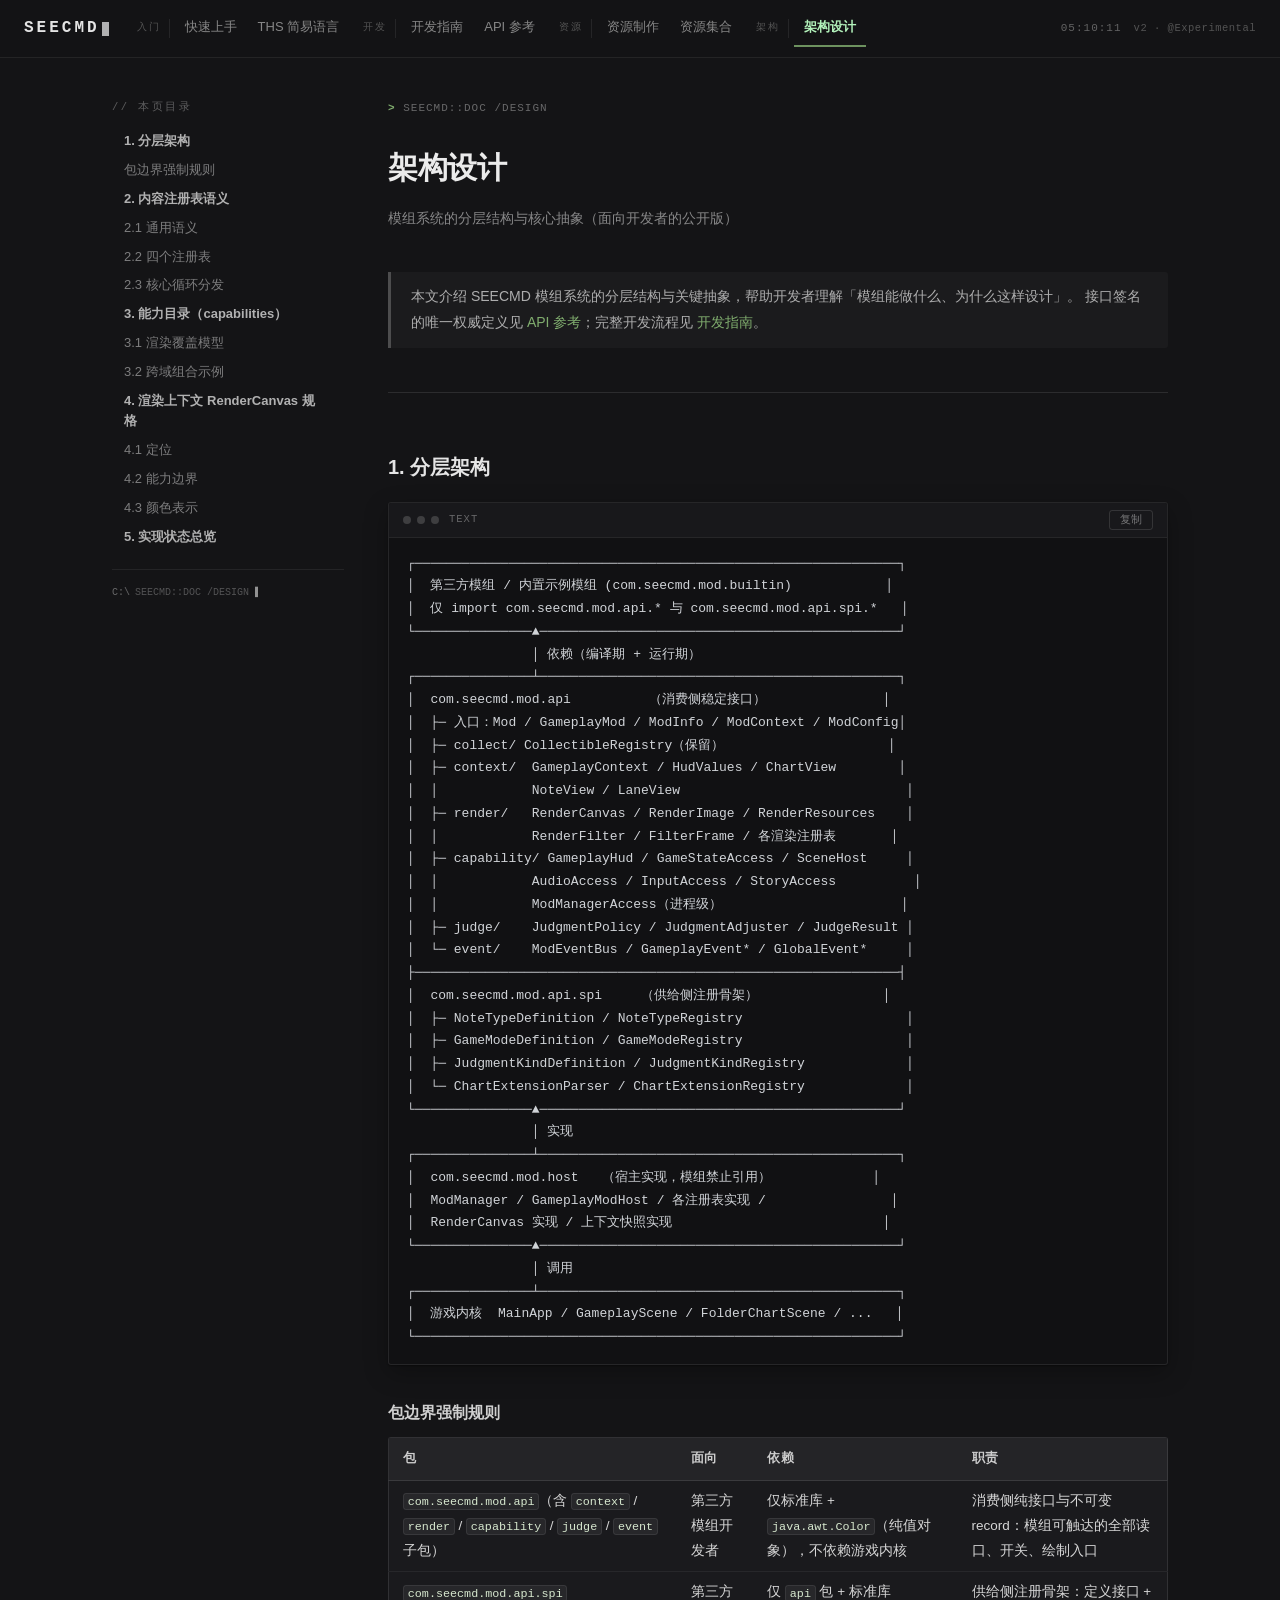
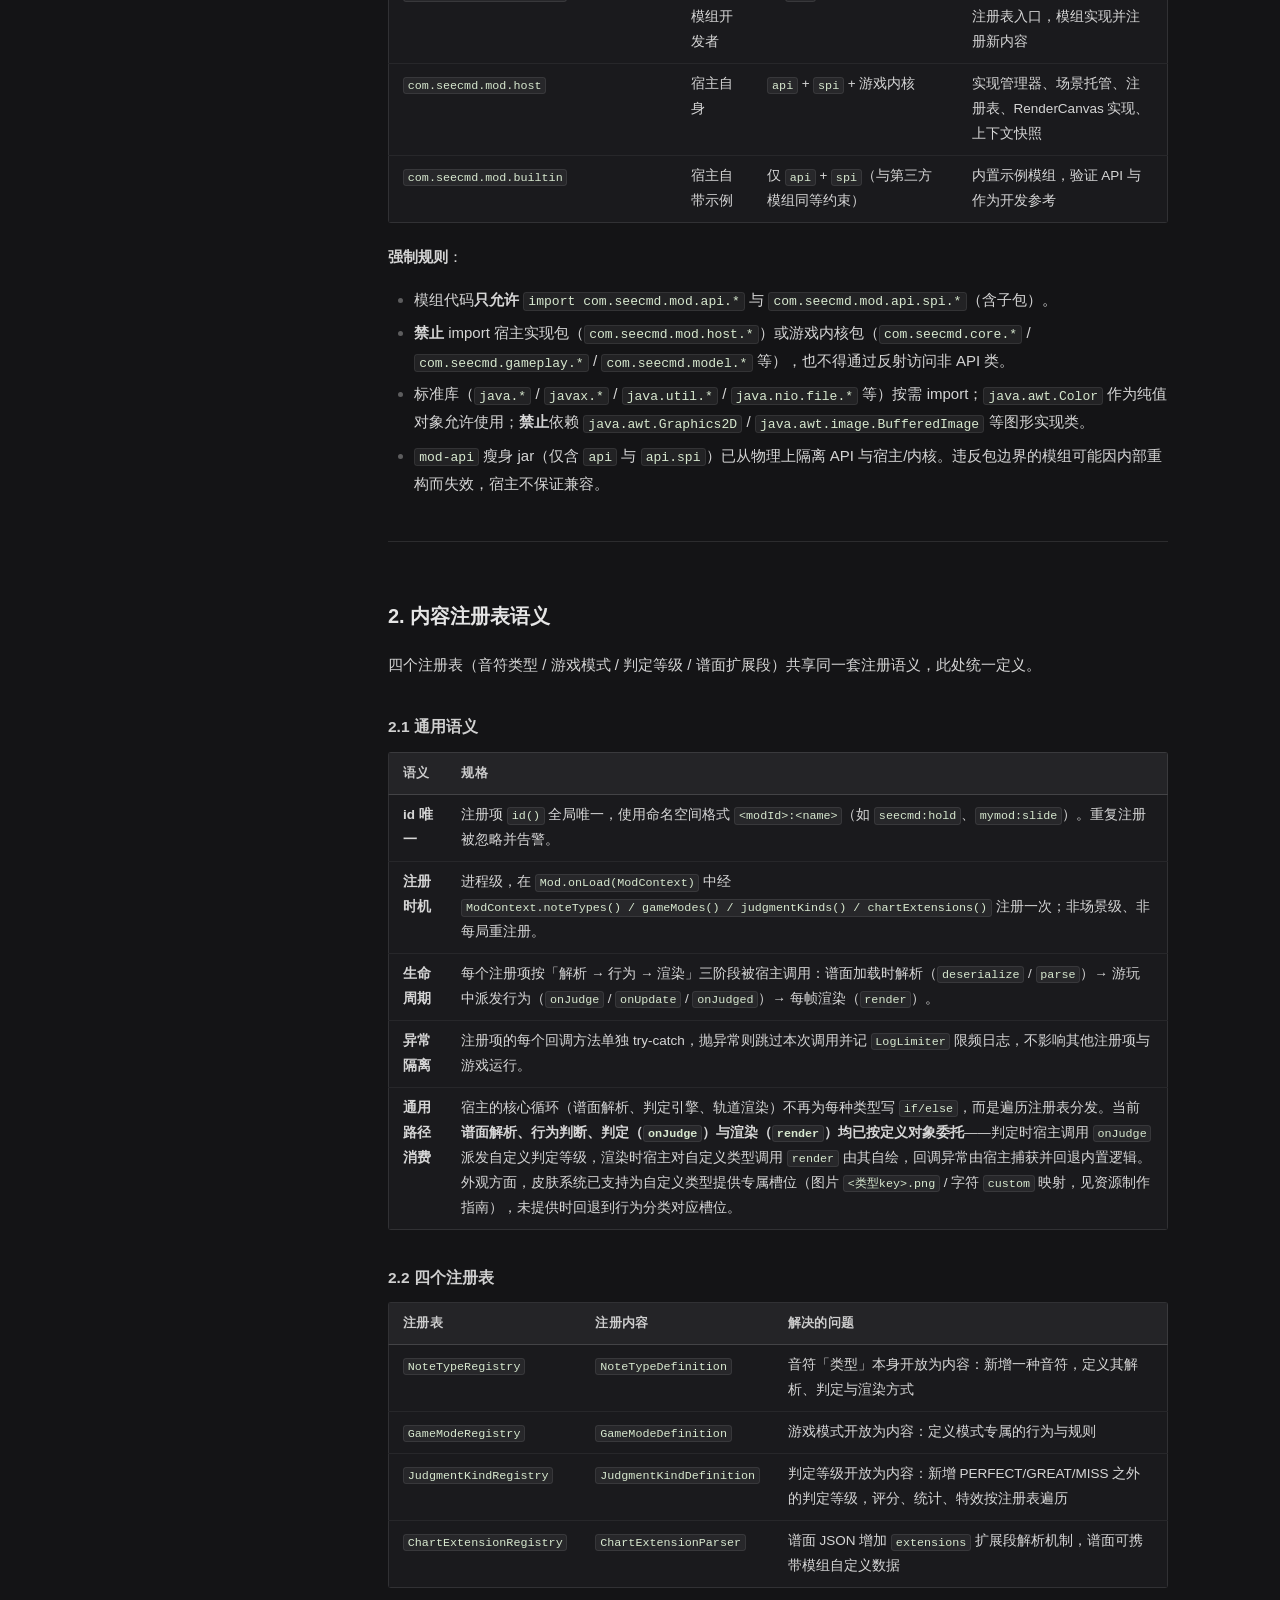
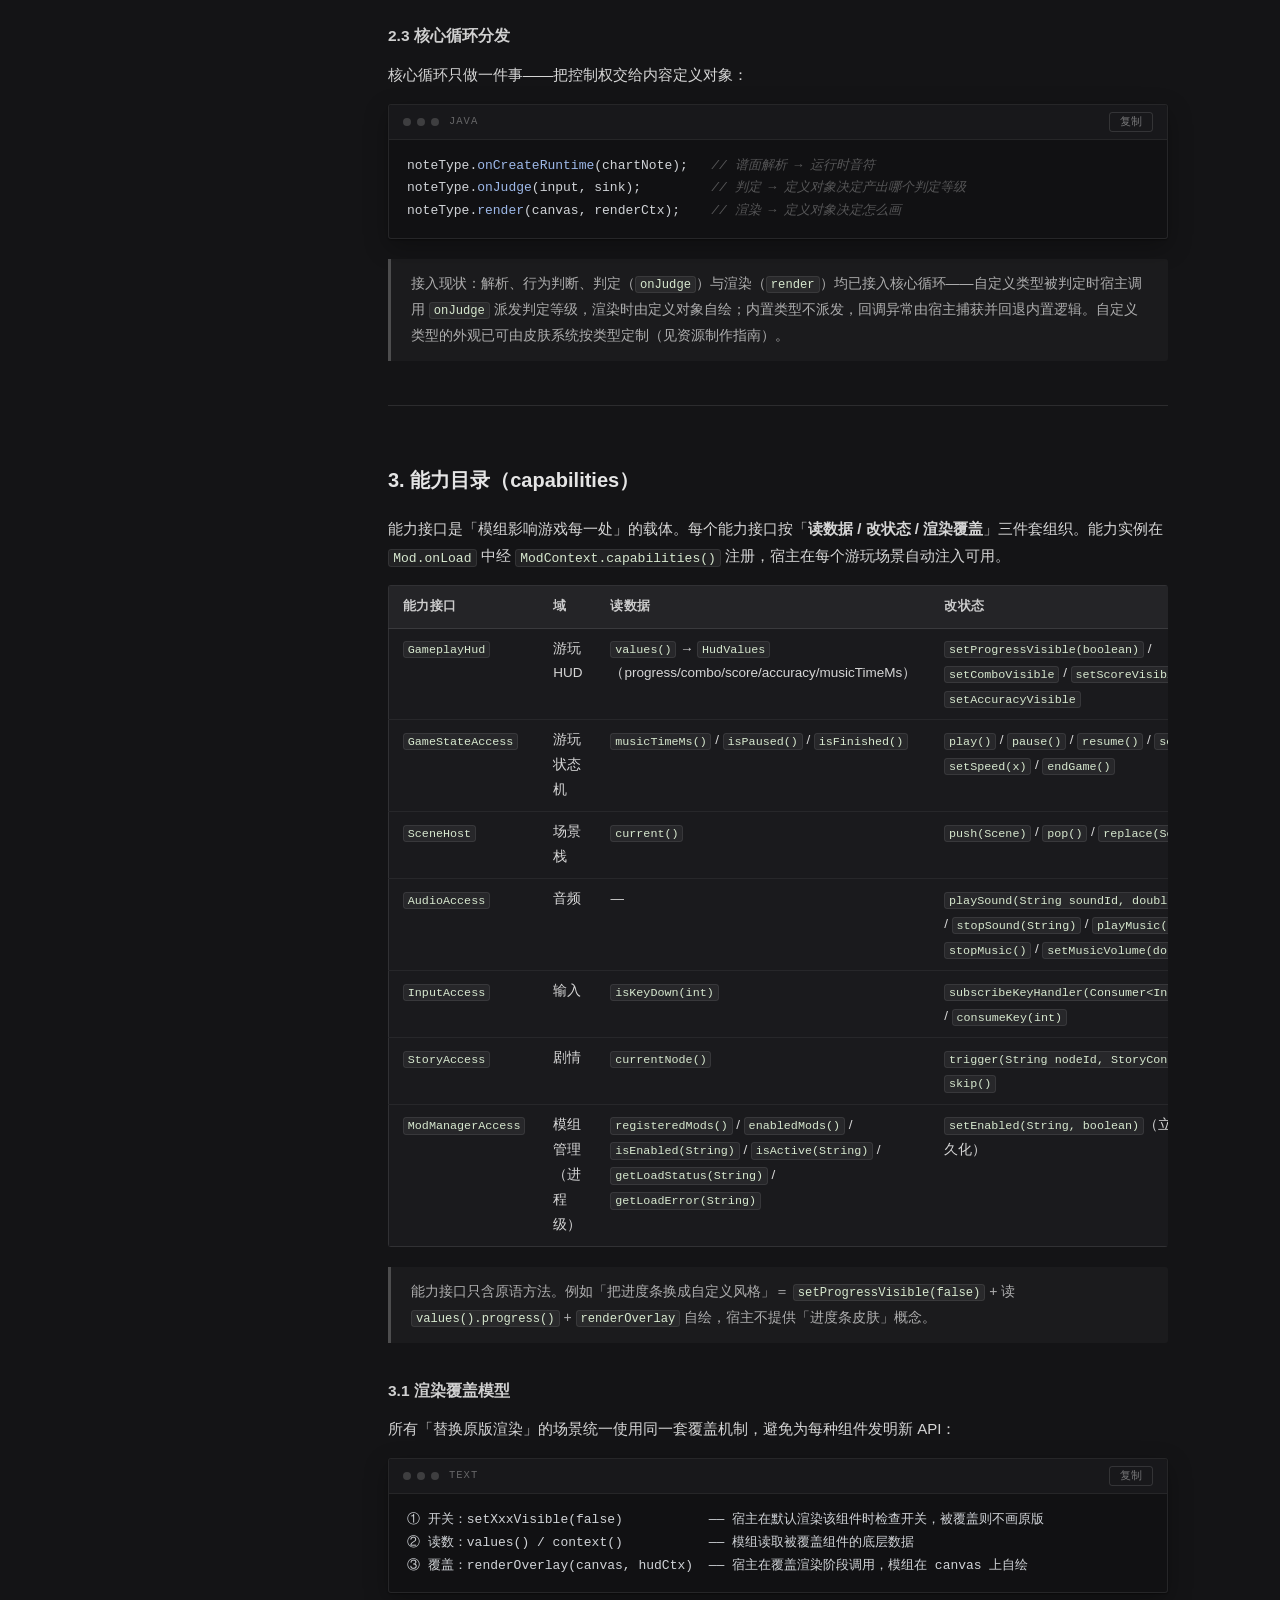
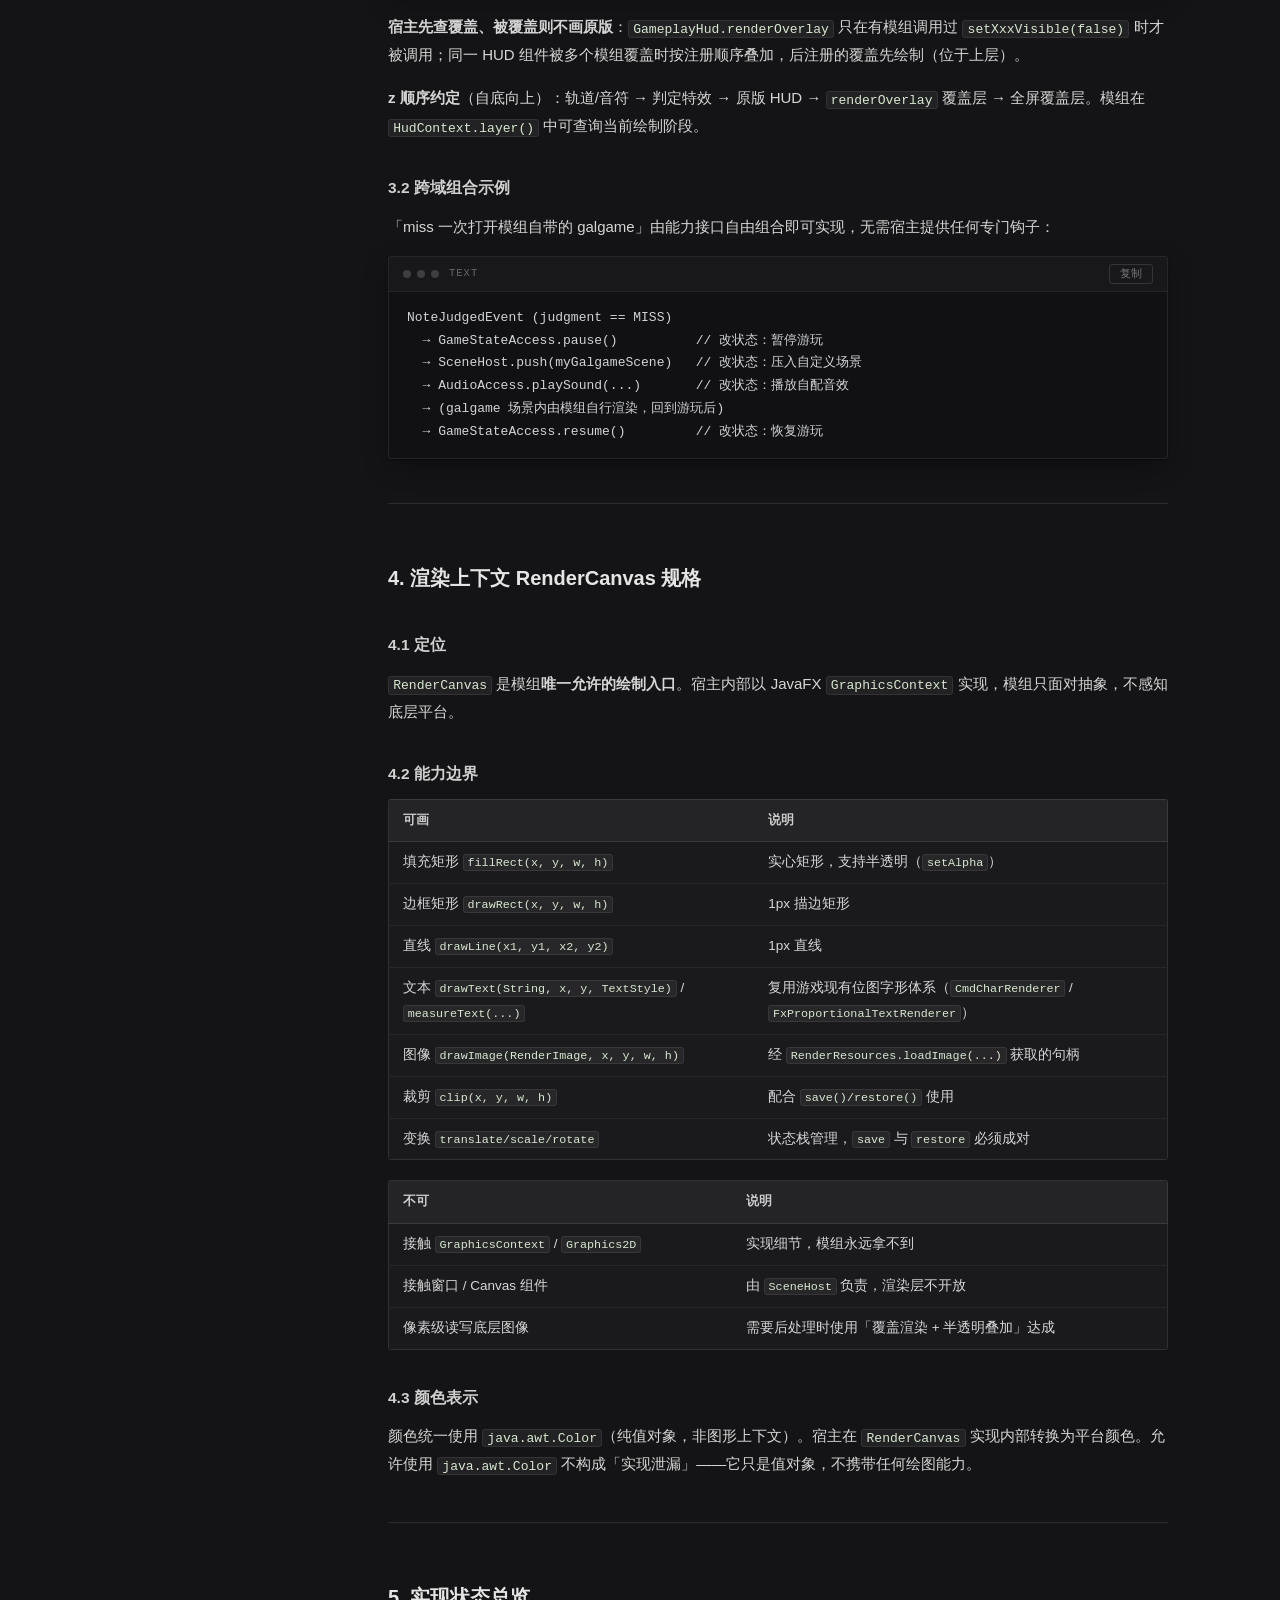
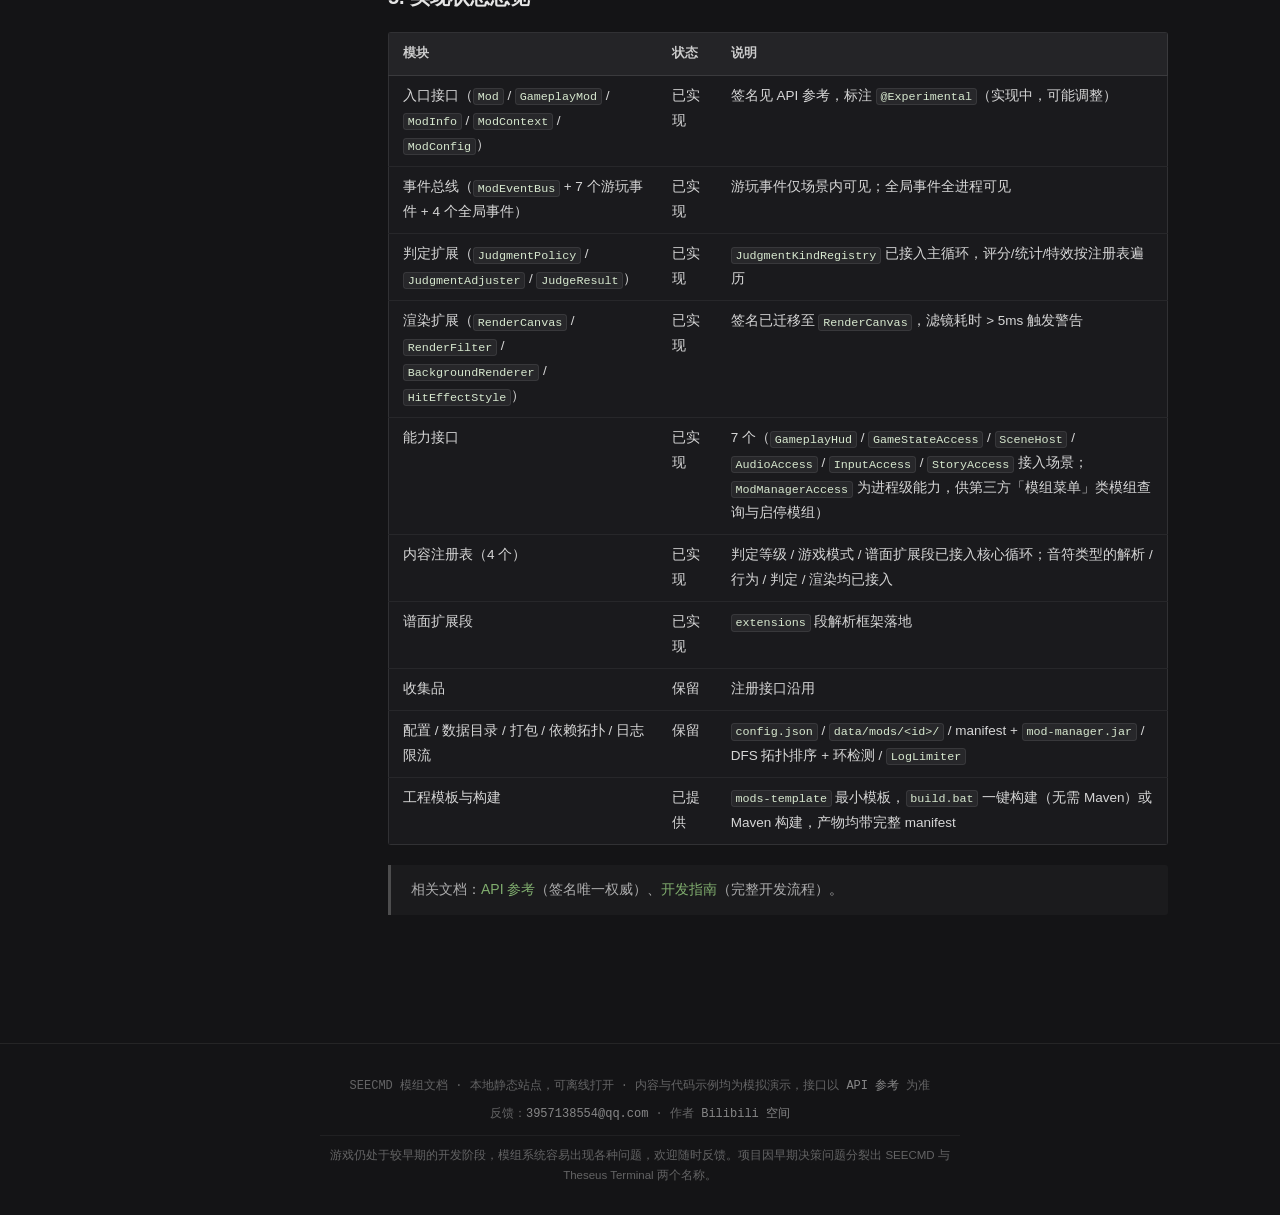
<file: design.html>
<!DOCTYPE html>
<html lang="zh-CN">
<head>
<meta charset="UTF-8">
<meta name="viewport" content="width=device-width, initial-scale=1.0">
<title>架构设计 · SEECMD 模组文档</title>
<link rel="stylesheet" href="assets/style.css">
</head>
<body>


<header class="site-header">
  <div class="brand-group">
    <a class="brand" href="index.html">SEECMD<span class="brand-caret"></span></a>
    <button class="nav-toggle" onclick="toggleNav()" aria-label="菜单">&#9776;</button>
  </div>
  <nav class="main-nav">
    <div class="nav-group"><span class="nav-group-label">入门</span><a href="index.html">快速上手</a><a href="ths.html">THS 简易语言</a></div>
    <div class="nav-group"><span class="nav-group-label">开发</span><a href="guide.html">开发指南</a><a href="api.html">API 参考</a></div>
    <div class="nav-group"><span class="nav-group-label">资源</span><a href="assets.html">资源制作</a><a href="resources.html">资源集合</a></div>
    <div class="nav-group"><span class="nav-group-label">架构</span><a href="design.html" class="active">架构设计</a></div>
  </nav>
  <div class="header-hud">
    <span class="hud-clock mono">--:--:--</span>
    <span class="version">v2 &#183; @Experimental</span>
  </div>
</header>
<div class="layout">
<aside class="sidebar"><div class="toc-title">// 本页目录</div><nav class="toc"><ul><li class="l2"><a href="#1-分层架构">1. 分层架构</a></li><li class="l3"><a href="#包边界强制规则">包边界强制规则</a></li><li class="l2"><a href="#2-内容注册表语义">2. 内容注册表语义</a></li><li class="l3"><a href="#21-通用语义">2.1 通用语义</a></li><li class="l3"><a href="#22-四个注册表">2.2 四个注册表</a></li><li class="l3"><a href="#23-核心循环分发">2.3 核心循环分发</a></li><li class="l2"><a href="#3-能力目录capabilities">3. 能力目录（capabilities）</a></li><li class="l3"><a href="#31-渲染覆盖模型">3.1 渲染覆盖模型</a></li><li class="l3"><a href="#32-跨域组合示例">3.2 跨域组合示例</a></li><li class="l2"><a href="#4-渲染上下文-rendercanvas-规格">4. 渲染上下文 RenderCanvas 规格</a></li><li class="l3"><a href="#41-定位">4.1 定位</a></li><li class="l3"><a href="#42-能力边界">4.2 能力边界</a></li><li class="l3"><a href="#43-颜色表示">4.3 颜色表示</a></li><li class="l2"><a href="#5-实现状态总览">5. 实现状态总览</a></li></ul></nav><div class="sidebar-path"><span class="prompt">C:\</span>SEECMD::DOC /DESIGN<span class="cursor">&#9612;</span></div></aside>
<main class="content">
<div class="page-path"><span class="prompt">&gt;</span> SEECMD::DOC /DESIGN</div>
<h1>架构设计</h1>
<p class="doc-sub">模组系统的分层结构与核心抽象（面向开发者的公开版）</p>
<blockquote><p>本文介绍 SEECMD 模组系统的分层结构与关键抽象，帮助开发者理解「模组能做什么、为什么这样设计」。
接口签名的唯一权威定义见 <a href="api.html">API 参考</a>；完整开发流程见 <a href="guide.html">开发指南</a>。</p></blockquote>
<hr>
<h2 id="1-分层架构">1. 分层架构</h2>
<div class="code-wrap"><div class="code-head"><span class="code-dots"><i></i><i></i><i></i></span><span class="code-lang">text</span></div><pre><code>┌──────────────────────────────────────────────────────────────┐
│  第三方模组 / 内置示例模组 (com.seecmd.mod.builtin)            │
│  仅 import com.seecmd.mod.api.* 与 com.seecmd.mod.api.spi.*   │
└───────────────▲──────────────────────────────────────────────┘
                │ 依赖（编译期 + 运行期）
┌───────────────┴──────────────────────────────────────────────┐
│  com.seecmd.mod.api          （消费侧稳定接口）               │
│  ├─ 入口：Mod / GameplayMod / ModInfo / ModContext / ModConfig│
│  ├─ collect/ CollectibleRegistry（保留）                     │
│  ├─ context/  GameplayContext / HudValues / ChartView        │
│  │            NoteView / LaneView                             │
│  ├─ render/   RenderCanvas / RenderImage / RenderResources    │
│  │            RenderFilter / FilterFrame / 各渲染注册表       │
│  ├─ capability/ GameplayHud / GameStateAccess / SceneHost     │
│  │            AudioAccess / InputAccess / StoryAccess          │
│  │            ModManagerAccess（进程级）                       │
│  ├─ judge/    JudgmentPolicy / JudgmentAdjuster / JudgeResult │
│  └─ event/    ModEventBus / GameplayEvent* / GlobalEvent*     │
├──────────────────────────────────────────────────────────────┤
│  com.seecmd.mod.api.spi     （供给侧注册骨架）                │
│  ├─ NoteTypeDefinition / NoteTypeRegistry                     │
│  ├─ GameModeDefinition / GameModeRegistry                     │
│  ├─ JudgmentKindDefinition / JudgmentKindRegistry             │
│  └─ ChartExtensionParser / ChartExtensionRegistry             │
└───────────────▲──────────────────────────────────────────────┘
                │ 实现
┌───────────────┴──────────────────────────────────────────────┐
│  com.seecmd.mod.host   （宿主实现，模组禁止引用）             │
│  ModManager / GameplayModHost / 各注册表实现 /                │
│  RenderCanvas 实现 / 上下文快照实现                           │
└───────────────▲──────────────────────────────────────────────┘
                │ 调用
┌───────────────┴──────────────────────────────────────────────┐
│  游戏内核  MainApp / GameplayScene / FolderChartScene / ...   │
└──────────────────────────────────────────────────────────────┘</code></pre></div>
<h3 id="包边界强制规则">包边界强制规则</h3>
<div class="table-scroll"><table><thead><tr><th>包</th><th>面向</th><th>依赖</th><th>职责</th></tr></thead><tbody><tr><td><code>com.seecmd.mod.api</code>（含 <code>context</code> / <code>render</code> / <code>capability</code> / <code>judge</code> / <code>event</code> 子包）</td><td>第三方模组开发者</td><td>仅标准库 + <code>java.awt.Color</code>（纯值对象），不依赖游戏内核</td><td>消费侧纯接口与不可变 record：模组可触达的全部读口、开关、绘制入口</td></tr><tr><td><code>com.seecmd.mod.api.spi</code></td><td>第三方模组开发者</td><td>仅 <code>api</code> 包 + 标准库</td><td>供给侧注册骨架：定义接口 + 注册表入口，模组实现并注册新内容</td></tr><tr><td><code>com.seecmd.mod.host</code></td><td>宿主自身</td><td><code>api</code> + <code>spi</code> + 游戏内核</td><td>实现管理器、场景托管、注册表、RenderCanvas 实现、上下文快照</td></tr><tr><td><code>com.seecmd.mod.builtin</code></td><td>宿主自带示例</td><td>仅 <code>api</code> + <code>spi</code>（与第三方模组同等约束）</td><td>内置示例模组，验证 API 与作为开发参考</td></tr></tbody></table></div>
<p><strong>强制规则</strong>：</p>
<ul><li>模组代码<strong>只允许</strong> <code>import com.seecmd.mod.api.*</code> 与 <code>com.seecmd.mod.api.spi.*</code>（含子包）。</li><li><strong>禁止</strong> import 宿主实现包（<code>com.seecmd.mod.host.*</code>）或游戏内核包（<code>com.seecmd.core.*</code> / <code>com.seecmd.gameplay.*</code> / <code>com.seecmd.model.*</code> 等），也不得通过反射访问非 API 类。</li><li>标准库（<code>java.*</code> / <code>javax.*</code> / <code>java.util.*</code> / <code>java.nio.file.*</code> 等）按需 import；<code>java.awt.Color</code> 作为纯值对象允许使用；<strong>禁止</strong>依赖 <code>java.awt.Graphics2D</code> / <code>java.awt.image.BufferedImage</code> 等图形实现类。</li><li><code>mod-api</code> 瘦身 jar（仅含 <code>api</code> 与 <code>api.spi</code>）已从物理上隔离 API 与宿主/内核。违反包边界的模组可能因内部重构而失效，宿主不保证兼容。</li></ul>
<hr>
<h2 id="2-内容注册表语义">2. 内容注册表语义</h2>
<p>四个注册表（音符类型 / 游戏模式 / 判定等级 / 谱面扩展段）共享同一套注册语义，此处统一定义。</p>
<h3 id="21-通用语义">2.1 通用语义</h3>
<div class="table-scroll"><table><thead><tr><th>语义</th><th>规格</th></tr></thead><tbody><tr><td><strong>id 唯一</strong></td><td>注册项 <code>id()</code> 全局唯一，使用命名空间格式 <code>&lt;modId&gt;:&lt;name&gt;</code>（如 <code>seecmd:hold</code>、<code>mymod:slide</code>）。重复注册被忽略并告警。</td></tr><tr><td><strong>注册时机</strong></td><td>进程级，在 <code>Mod.onLoad(ModContext)</code> 中经 <code>ModContext.noteTypes() / gameModes() / judgmentKinds() / chartExtensions()</code> 注册一次；非场景级、非每局重注册。</td></tr><tr><td><strong>生命周期</strong></td><td>每个注册项按「解析 → 行为 → 渲染」三阶段被宿主调用：谱面加载时解析（<code>deserialize</code> / <code>parse</code>）→ 游玩中派发行为（<code>onJudge</code> / <code>onUpdate</code> / <code>onJudged</code>）→ 每帧渲染（<code>render</code>）。</td></tr><tr><td><strong>异常隔离</strong></td><td>注册项的每个回调方法单独 try-catch，抛异常则跳过本次调用并记 <code>LogLimiter</code> 限频日志，不影响其他注册项与游戏运行。</td></tr><tr><td><strong>通用路径消费</strong></td><td>宿主的核心循环（谱面解析、判定引擎、轨道渲染）不再为每种类型写 <code>if/else</code>，而是遍历注册表分发。当前<strong>谱面解析、行为判断、判定（<code>onJudge</code>）与渲染（<code>render</code>）均已按定义对象委托</strong>——判定时宿主调用 <code>onJudge</code> 派发自定义判定等级，渲染时宿主对自定义类型调用 <code>render</code> 由其自绘，回调异常由宿主捕获并回退内置逻辑。外观方面，皮肤系统已支持为自定义类型提供专属槽位（图片 <code>&lt;类型key&gt;.png</code> / 字符 <code>custom</code> 映射，见资源制作指南），未提供时回退到行为分类对应槽位。</td></tr></tbody></table></div>
<h3 id="22-四个注册表">2.2 四个注册表</h3>
<div class="table-scroll"><table><thead><tr><th>注册表</th><th>注册内容</th><th>解决的问题</th></tr></thead><tbody><tr><td><code>NoteTypeRegistry</code></td><td><code>NoteTypeDefinition</code></td><td>音符「类型」本身开放为内容：新增一种音符，定义其解析、判定与渲染方式</td></tr><tr><td><code>GameModeRegistry</code></td><td><code>GameModeDefinition</code></td><td>游戏模式开放为内容：定义模式专属的行为与规则</td></tr><tr><td><code>JudgmentKindRegistry</code></td><td><code>JudgmentKindDefinition</code></td><td>判定等级开放为内容：新增 PERFECT/GREAT/MISS 之外的判定等级，评分、统计、特效按注册表遍历</td></tr><tr><td><code>ChartExtensionRegistry</code></td><td><code>ChartExtensionParser</code></td><td>谱面 JSON 增加 <code>extensions</code> 扩展段解析机制，谱面可携带模组自定义数据</td></tr></tbody></table></div>
<h3 id="23-核心循环分发">2.3 核心循环分发</h3>
<p>核心循环只做一件事——把控制权交给内容定义对象：</p>
<div class="code-wrap"><div class="code-head"><span class="code-dots"><i></i><i></i><i></i></span><span class="code-lang">java</span></div><pre><code>noteType.onCreateRuntime(chartNote);   // 谱面解析 → 运行时音符
noteType.onJudge(input, sink);         // 判定 → 定义对象决定产出哪个判定等级
noteType.render(canvas, renderCtx);    // 渲染 → 定义对象决定怎么画</code></pre></div>
<blockquote><p>接入现状：解析、行为判断、判定（<code>onJudge</code>）与渲染（<code>render</code>）均已接入核心循环——自定义类型被判定时宿主调用 <code>onJudge</code> 派发判定等级，渲染时由定义对象自绘；内置类型不派发，回调异常由宿主捕获并回退内置逻辑。自定义类型的外观已可由皮肤系统按类型定制（见资源制作指南）。</p></blockquote>
<hr>
<h2 id="3-能力目录capabilities">3. 能力目录（capabilities）</h2>
<p>能力接口是「模组影响游戏每一处」的载体。每个能力接口按「<strong>读数据 / 改状态 / 渲染覆盖</strong>」三件套组织。能力实例在 <code>Mod.onLoad</code> 中经 <code>ModContext.capabilities()</code> 注册，宿主在每个游玩场景自动注入可用。</p>
<div class="table-scroll"><table><thead><tr><th>能力接口</th><th>域</th><th>读数据</th><th>改状态</th><th>渲染覆盖</th></tr></thead><tbody><tr><td><code>GameplayHud</code></td><td>游玩 HUD</td><td><code>values()</code> → <code>HudValues</code>（progress/combo/score/accuracy/musicTimeMs）</td><td><code>setProgressVisible(boolean)</code> / <code>setComboVisible</code> / <code>setScoreVisible</code> / <code>setAccuracyVisible</code></td><td><code>renderOverlay(RenderCanvas, HudContext)</code></td></tr><tr><td><code>GameStateAccess</code></td><td>游玩状态机</td><td><code>musicTimeMs()</code> / <code>isPaused()</code> / <code>isFinished()</code></td><td><code>play()</code> / <code>pause()</code> / <code>resume()</code> / <code>seek(ms)</code> / <code>setSpeed(x)</code> / <code>endGame()</code></td><td>—</td></tr><tr><td><code>SceneHost</code></td><td>场景栈</td><td><code>current()</code></td><td><code>push(Scene)</code> / <code>pop()</code> / <code>replace(Scene)</code></td><td>—</td></tr><tr><td><code>AudioAccess</code></td><td>音频</td><td>—</td><td><code>playSound(String soundId, double volume)</code> / <code>stopSound(String)</code> / <code>playMusic(String)</code> / <code>stopMusic()</code> / <code>setMusicVolume(double)</code></td><td>—</td></tr><tr><td><code>InputAccess</code></td><td>输入</td><td><code>isKeyDown(int)</code></td><td><code>subscribeKeyHandler(Consumer&lt;InputEvent&gt;)</code> / <code>consumeKey(int)</code></td><td>—</td></tr><tr><td><code>StoryAccess</code></td><td>剧情</td><td><code>currentNode()</code></td><td><code>trigger(String nodeId, StoryContext)</code> / <code>skip()</code></td><td>—</td></tr><tr><td><code>ModManagerAccess</code></td><td>模组管理（进程级）</td><td><code>registeredMods()</code> / <code>enabledMods()</code> / <code>isEnabled(String)</code> / <code>isActive(String)</code> / <code>getLoadStatus(String)</code> / <code>getLoadError(String)</code></td><td><code>setEnabled(String, boolean)</code>（立即生效并持久化）</td><td>—</td></tr></tbody></table></div>
<blockquote><p>能力接口只含原语方法。例如「把进度条换成自定义风格」＝ <code>setProgressVisible(false)</code> + 读 <code>values().progress()</code> + <code>renderOverlay</code> 自绘，宿主不提供「进度条皮肤」概念。</p></blockquote>
<h3 id="31-渲染覆盖模型">3.1 渲染覆盖模型</h3>
<p>所有「替换原版渲染」的场景统一使用同一套覆盖机制，避免为每种组件发明新 API：</p>
<div class="code-wrap"><div class="code-head"><span class="code-dots"><i></i><i></i><i></i></span><span class="code-lang">text</span></div><pre><code>① 开关：setXxxVisible(false)           —— 宿主在默认渲染该组件时检查开关，被覆盖则不画原版
② 读数：values() / context()           —— 模组读取被覆盖组件的底层数据
③ 覆盖：renderOverlay(canvas, hudCtx)  —— 宿主在覆盖渲染阶段调用，模组在 canvas 上自绘</code></pre></div>
<p><strong>宿主先查覆盖、被覆盖则不画原版</strong>：<code>GameplayHud.renderOverlay</code> 只在有模组调用过 <code>setXxxVisible(false)</code> 时才被调用；同一 HUD 组件被多个模组覆盖时按注册顺序叠加，后注册的覆盖先绘制（位于上层）。</p>
<p><strong>z 顺序约定</strong>（自底向上）：轨道/音符 → 判定特效 → 原版 HUD → <code>renderOverlay</code> 覆盖层 → 全屏覆盖层。模组在 <code>HudContext.layer()</code> 中可查询当前绘制阶段。</p>
<h3 id="32-跨域组合示例">3.2 跨域组合示例</h3>
<p>「miss 一次打开模组自带的 galgame」由能力接口自由组合即可实现，无需宿主提供任何专门钩子：</p>
<div class="code-wrap"><div class="code-head"><span class="code-dots"><i></i><i></i><i></i></span><span class="code-lang">text</span></div><pre><code>NoteJudgedEvent (judgment == MISS)
  → GameStateAccess.pause()          // 改状态：暂停游玩
  → SceneHost.push(myGalgameScene)   // 改状态：压入自定义场景
  → AudioAccess.playSound(...)       // 改状态：播放自配音效
  → (galgame 场景内由模组自行渲染，回到游玩后)
  → GameStateAccess.resume()         // 改状态：恢复游玩</code></pre></div>
<hr>
<h2 id="4-渲染上下文-rendercanvas-规格">4. 渲染上下文 RenderCanvas 规格</h2>
<h3 id="41-定位">4.1 定位</h3>
<p><code>RenderCanvas</code> 是模组<strong>唯一允许的绘制入口</strong>。宿主内部以 JavaFX <code>GraphicsContext</code> 实现，模组只面对抽象，不感知底层平台。</p>
<h3 id="42-能力边界">4.2 能力边界</h3>
<div class="table-scroll"><table><thead><tr><th>可画</th><th>说明</th></tr></thead><tbody><tr><td>填充矩形 <code>fillRect(x, y, w, h)</code></td><td>实心矩形，支持半透明（<code>setAlpha</code>）</td></tr><tr><td>边框矩形 <code>drawRect(x, y, w, h)</code></td><td>1px 描边矩形</td></tr><tr><td>直线 <code>drawLine(x1, y1, x2, y2)</code></td><td>1px 直线</td></tr><tr><td>文本 <code>drawText(String, x, y, TextStyle)</code> / <code>measureText(...)</code></td><td>复用游戏现有位图字形体系（<code>CmdCharRenderer</code> / <code>FxProportionalTextRenderer</code>）</td></tr><tr><td>图像 <code>drawImage(RenderImage, x, y, w, h)</code></td><td>经 <code>RenderResources.loadImage(...)</code> 获取的句柄</td></tr><tr><td>裁剪 <code>clip(x, y, w, h)</code></td><td>配合 <code>save()/restore()</code> 使用</td></tr><tr><td>变换 <code>translate/scale/rotate</code></td><td>状态栈管理，<code>save</code> 与 <code>restore</code> 必须成对</td></tr></tbody></table></div>
<div class="table-scroll"><table><thead><tr><th>不可</th><th>说明</th></tr></thead><tbody><tr><td>接触 <code>GraphicsContext</code> / <code>Graphics2D</code></td><td>实现细节，模组永远拿不到</td></tr><tr><td>接触窗口 / Canvas 组件</td><td>由 <code>SceneHost</code> 负责，渲染层不开放</td></tr><tr><td>像素级读写底层图像</td><td>需要后处理时使用「覆盖渲染 + 半透明叠加」达成</td></tr></tbody></table></div>
<h3 id="43-颜色表示">4.3 颜色表示</h3>
<p>颜色统一使用 <code>java.awt.Color</code>（纯值对象，非图形上下文）。宿主在 <code>RenderCanvas</code> 实现内部转换为平台颜色。允许使用 <code>java.awt.Color</code> 不构成「实现泄漏」——它只是值对象，不携带任何绘图能力。</p>
<hr>
<h2 id="5-实现状态总览">5. 实现状态总览</h2>
<div class="table-scroll"><table><thead><tr><th>模块</th><th>状态</th><th>说明</th></tr></thead><tbody><tr><td>入口接口（<code>Mod</code> / <code>GameplayMod</code> / <code>ModInfo</code> / <code>ModContext</code> / <code>ModConfig</code>）</td><td>已实现</td><td>签名见 API 参考，标注 <code>@Experimental</code>（实现中，可能调整）</td></tr><tr><td>事件总线（<code>ModEventBus</code> + 7 个游玩事件 + 4 个全局事件）</td><td>已实现</td><td>游玩事件仅场景内可见；全局事件全进程可见</td></tr><tr><td>判定扩展（<code>JudgmentPolicy</code> / <code>JudgmentAdjuster</code> / <code>JudgeResult</code>）</td><td>已实现</td><td><code>JudgmentKindRegistry</code> 已接入主循环，评分/统计/特效按注册表遍历</td></tr><tr><td>渲染扩展（<code>RenderCanvas</code> / <code>RenderFilter</code> / <code>BackgroundRenderer</code> / <code>HitEffectStyle</code>）</td><td>已实现</td><td>签名已迁移至 <code>RenderCanvas</code>，滤镜耗时 > 5ms 触发警告</td></tr><tr><td>能力接口</td><td>已实现</td><td>7 个（<code>GameplayHud</code> / <code>GameStateAccess</code> / <code>SceneHost</code> / <code>AudioAccess</code> / <code>InputAccess</code> / <code>StoryAccess</code> 接入场景；<code>ModManagerAccess</code> 为进程级能力，供第三方「模组菜单」类模组查询与启停模组）</td></tr><tr><td>内容注册表（4 个）</td><td>已实现</td><td>判定等级 / 游戏模式 / 谱面扩展段已接入核心循环；音符类型的解析 / 行为 / 判定 / 渲染均已接入</td></tr><tr><td>谱面扩展段</td><td>已实现</td><td><code>extensions</code> 段解析框架落地</td></tr><tr><td>收集品</td><td>保留</td><td>注册接口沿用</td></tr><tr><td>配置 / 数据目录 / 打包 / 依赖拓扑 / 日志限流</td><td>保留</td><td><code>config.json</code> / <code>data/mods/&lt;id&gt;/</code> / manifest + <code>mod-manager.jar</code> / DFS 拓扑排序 + 环检测 / <code>LogLimiter</code></td></tr><tr><td>工程模板与构建</td><td>已提供</td><td><code>mods-template</code> 最小模板，<code>build.bat</code> 一键构建（无需 Maven）或 Maven 构建，产物均带完整 manifest</td></tr></tbody></table></div>
<blockquote><p>相关文档：<a href="api.html">API 参考</a>（签名唯一权威）、<a href="guide.html">开发指南</a>（完整开发流程）。</p></blockquote>
</main>
</div>
<footer class="site-foot"><div class="foot-row"><span class="foot-line">SEECMD 模组文档 · 本地静态站点，可离线打开 · 内容与代码示例均为模拟演示，接口以 <a href="api.html">API 参考</a> 为准</span></div><div class="foot-row"><span class="foot-line">反馈：<a href="mailto:3957138554@qq.com">3957138554@qq.com</a> · 作者 <a href="https://space.bilibili.com/3493124712171876" target="_blank" rel="noopener">Bilibili 空间</a></span></div><div class="foot-note">游戏仍处于较早期的开发阶段，模组系统容易出现各种问题，欢迎随时反馈。项目因早期决策问题分裂出 SEECMD 与 Theseus Terminal 两个名称。</div></footer>
<script>
function toggleNav() {
  // 移动端：汉堡按钮打开本页目录（sidebar TOC）
  var sb = document.querySelector(".sidebar");
  if (sb) sb.classList.toggle("open");
}
document.addEventListener("click", function(e) {
  var sb = document.querySelector(".sidebar");
  if (sb && sb.classList.contains("open") && !sb.contains(e.target) && !e.target.classList.contains("nav-toggle")) {
    sb.classList.remove("open");
  }
});
</script>
<script src="assets/app.js"></script>
</body>
</html>
</file>
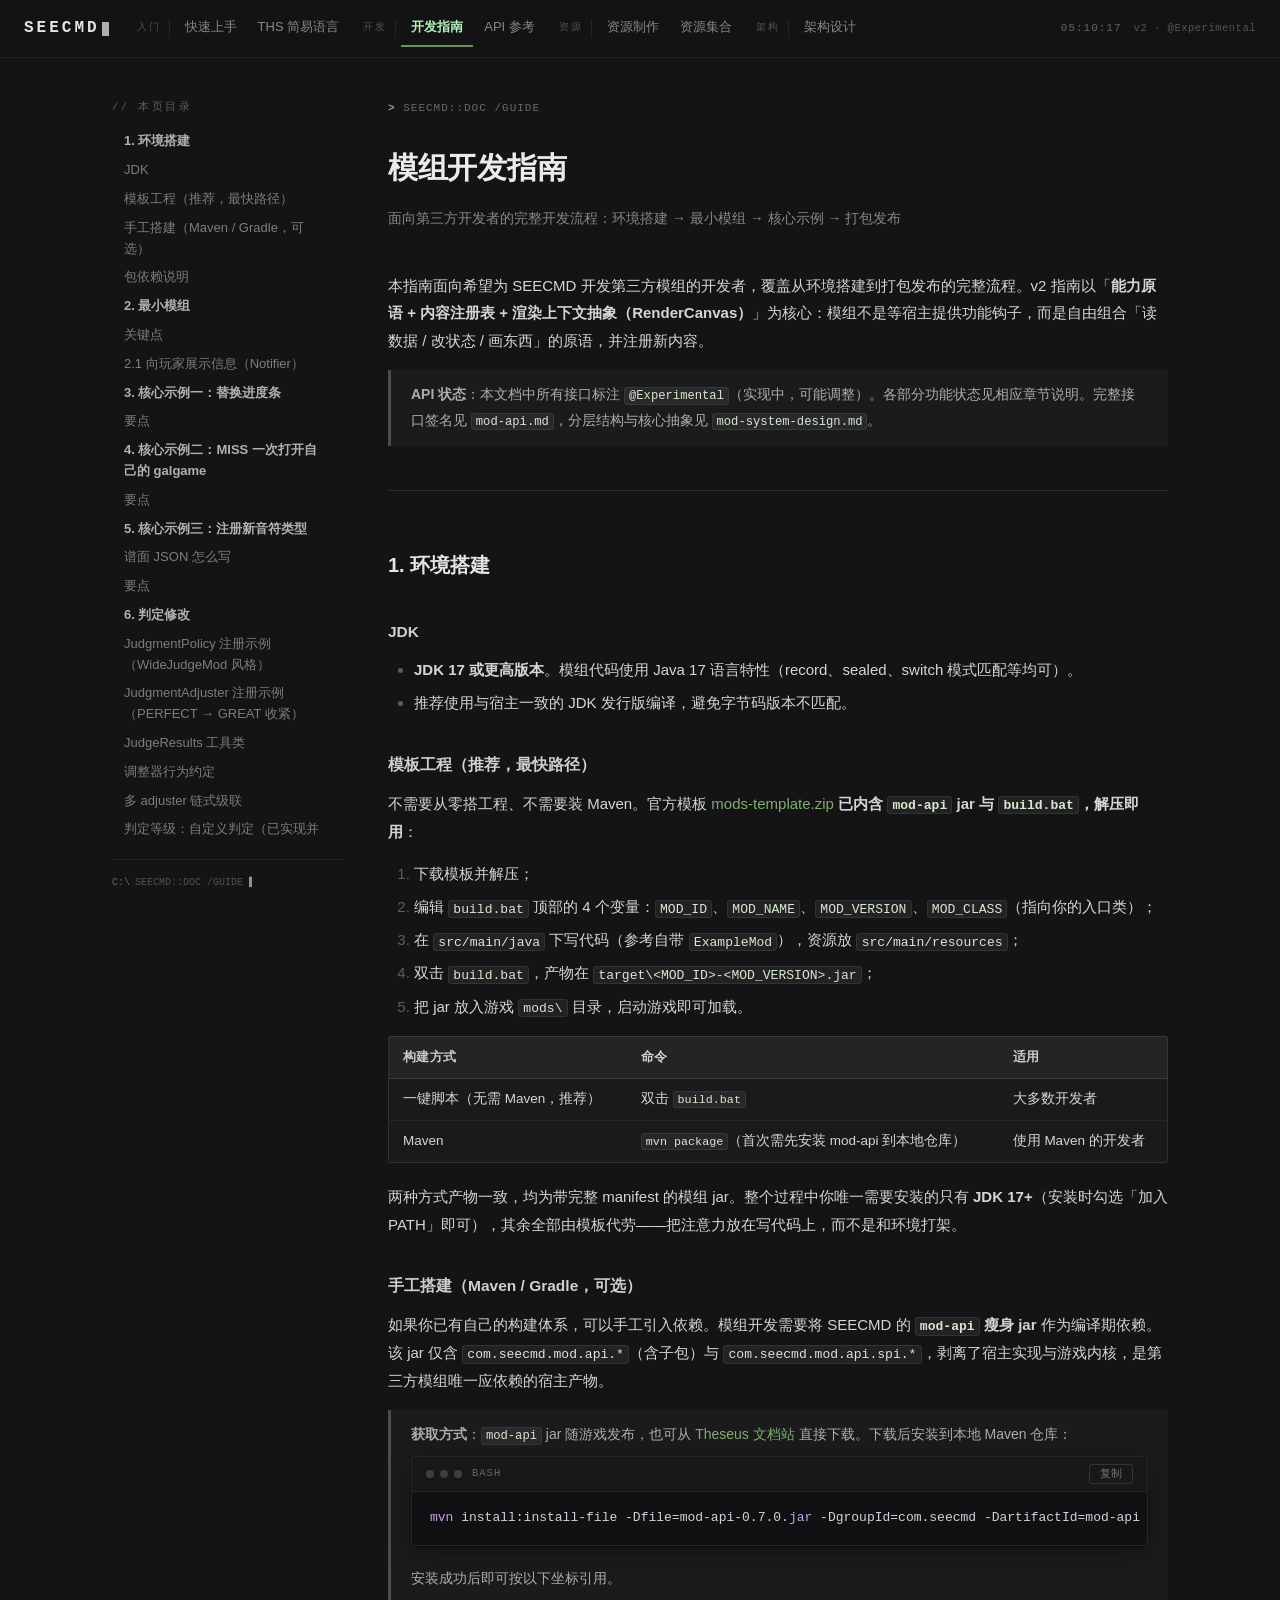
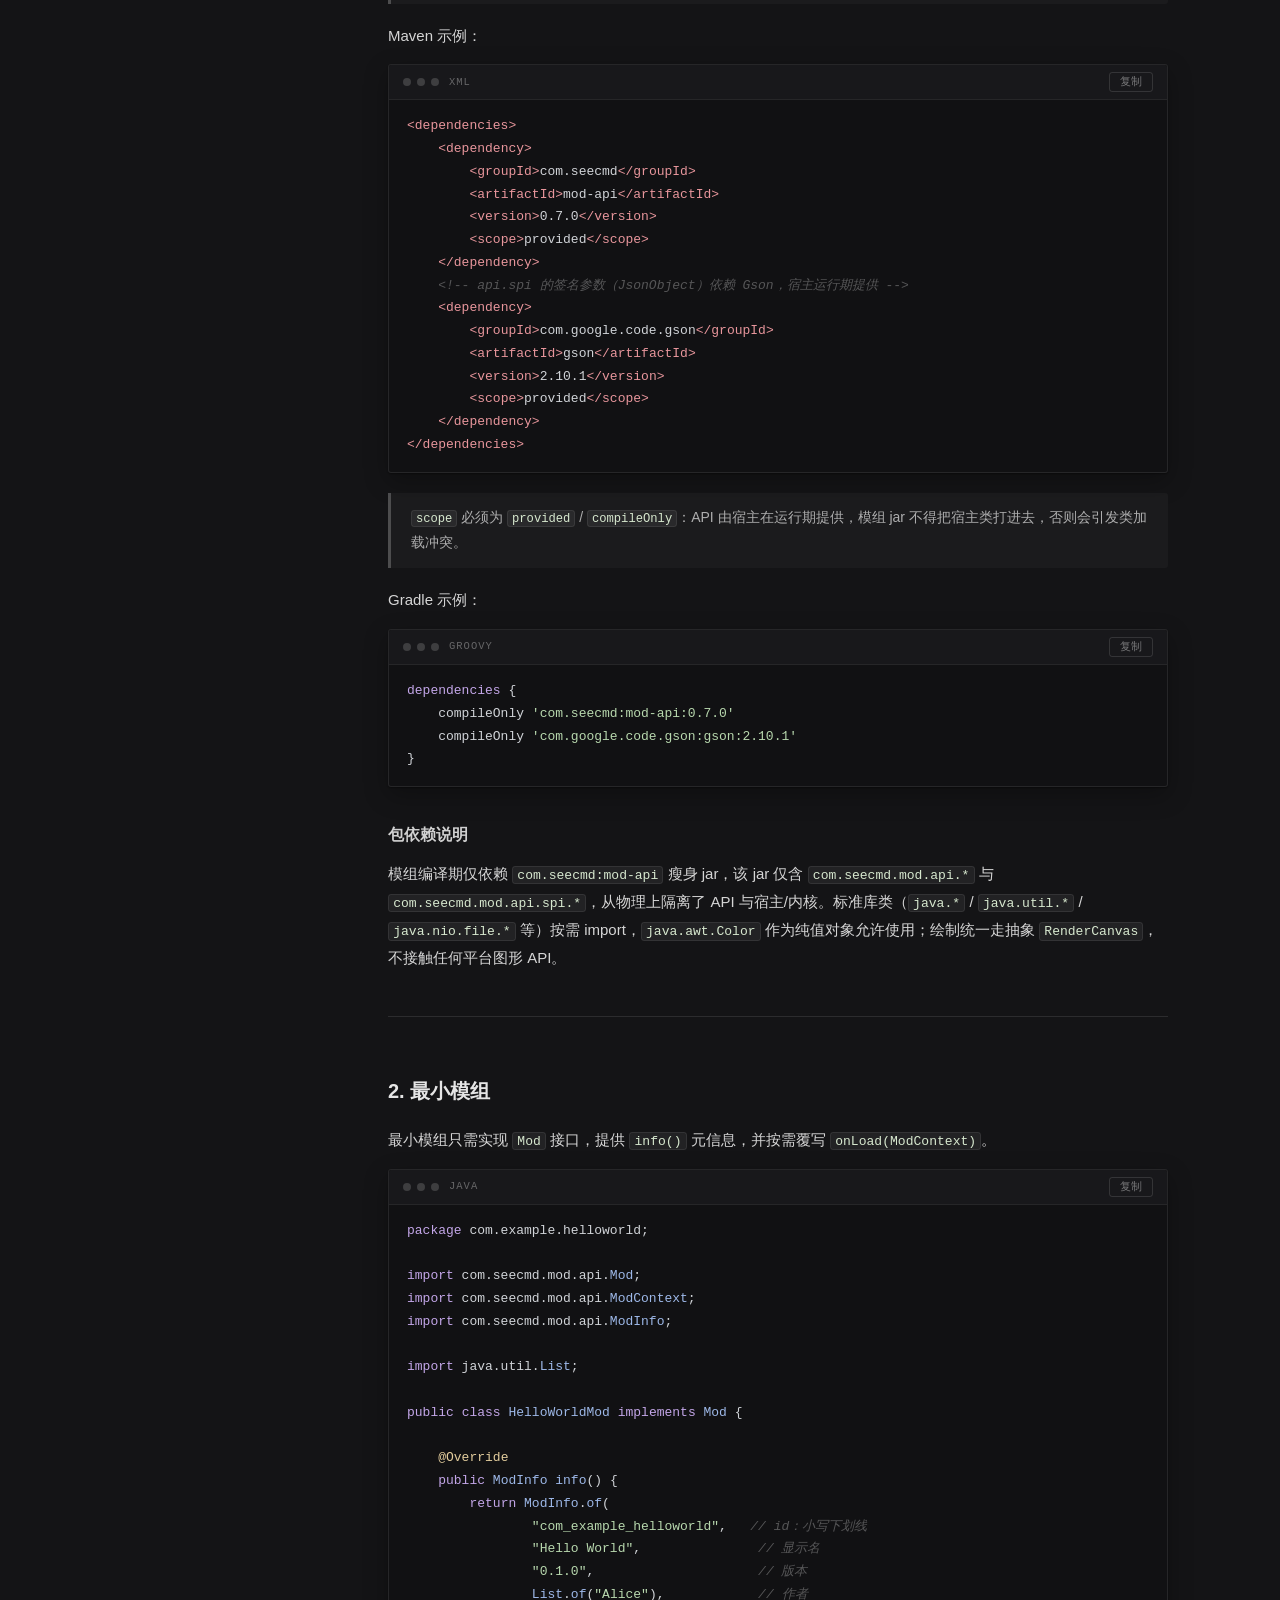
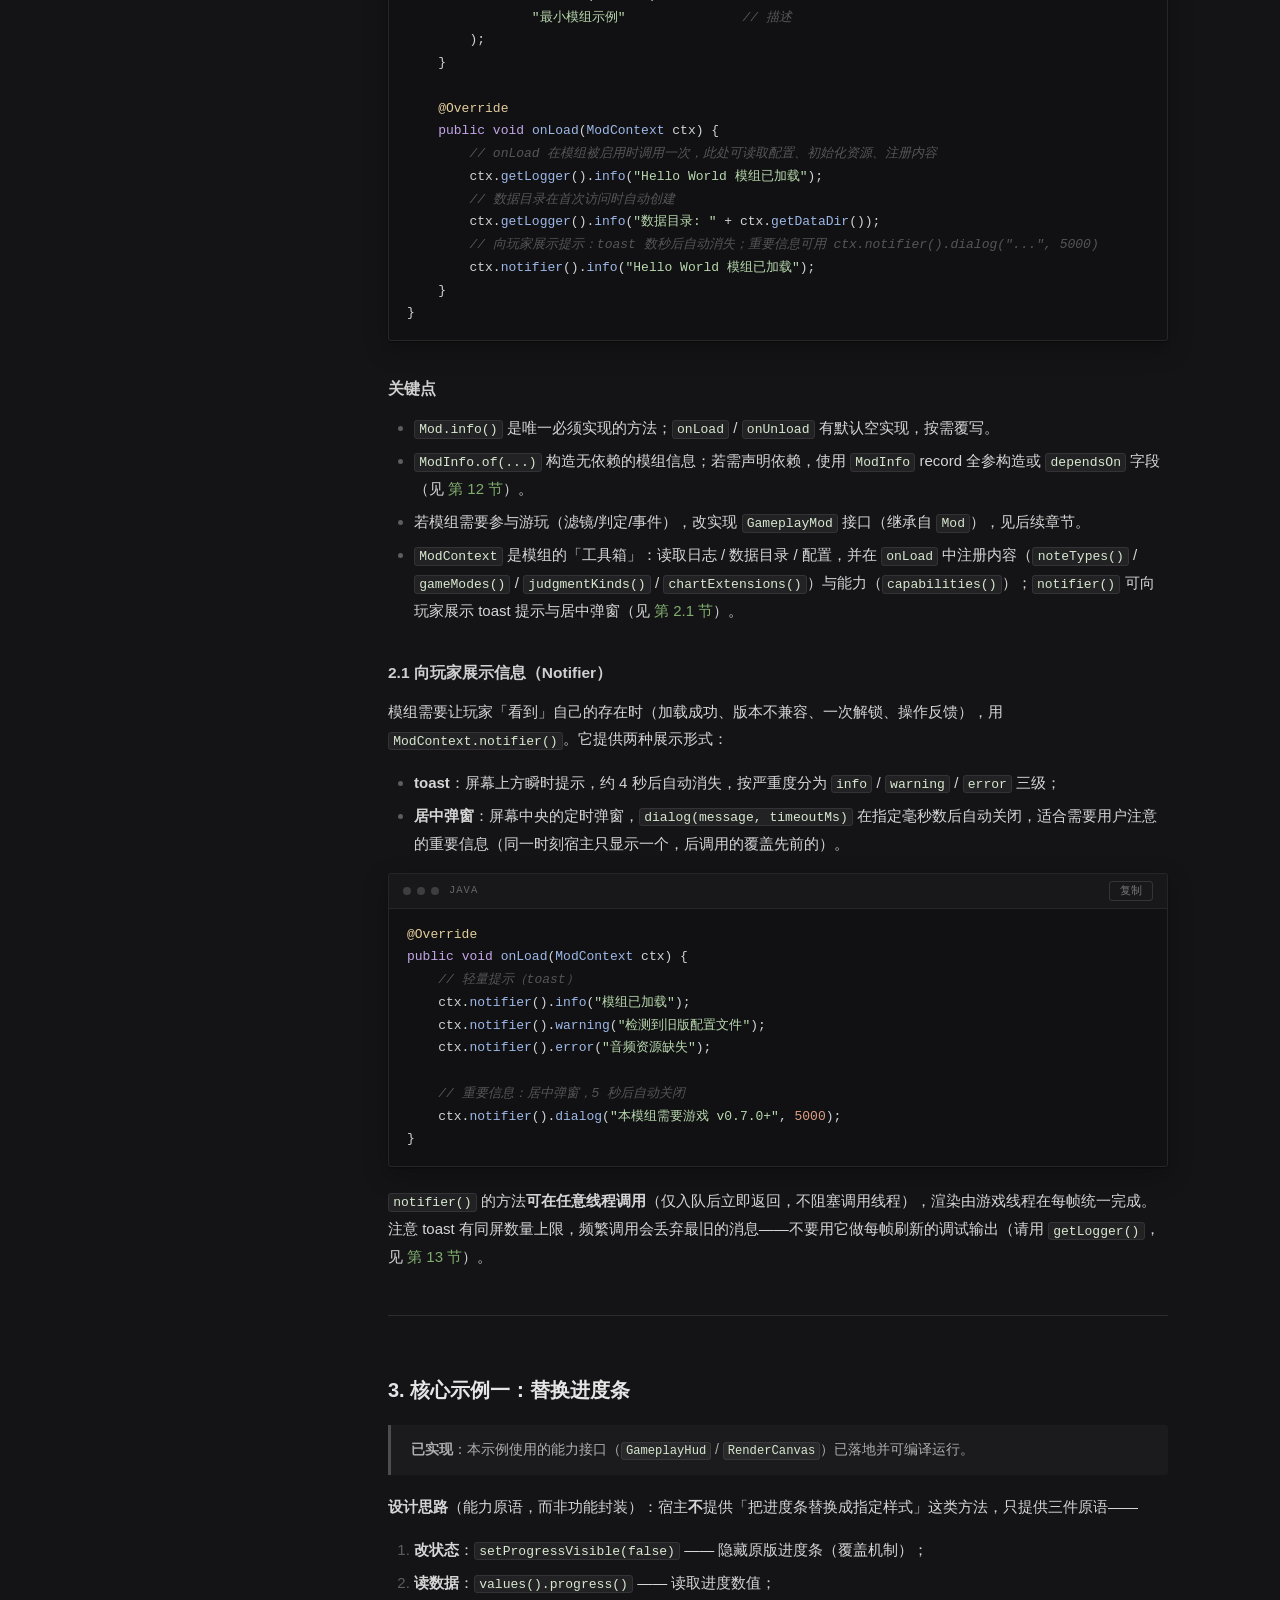
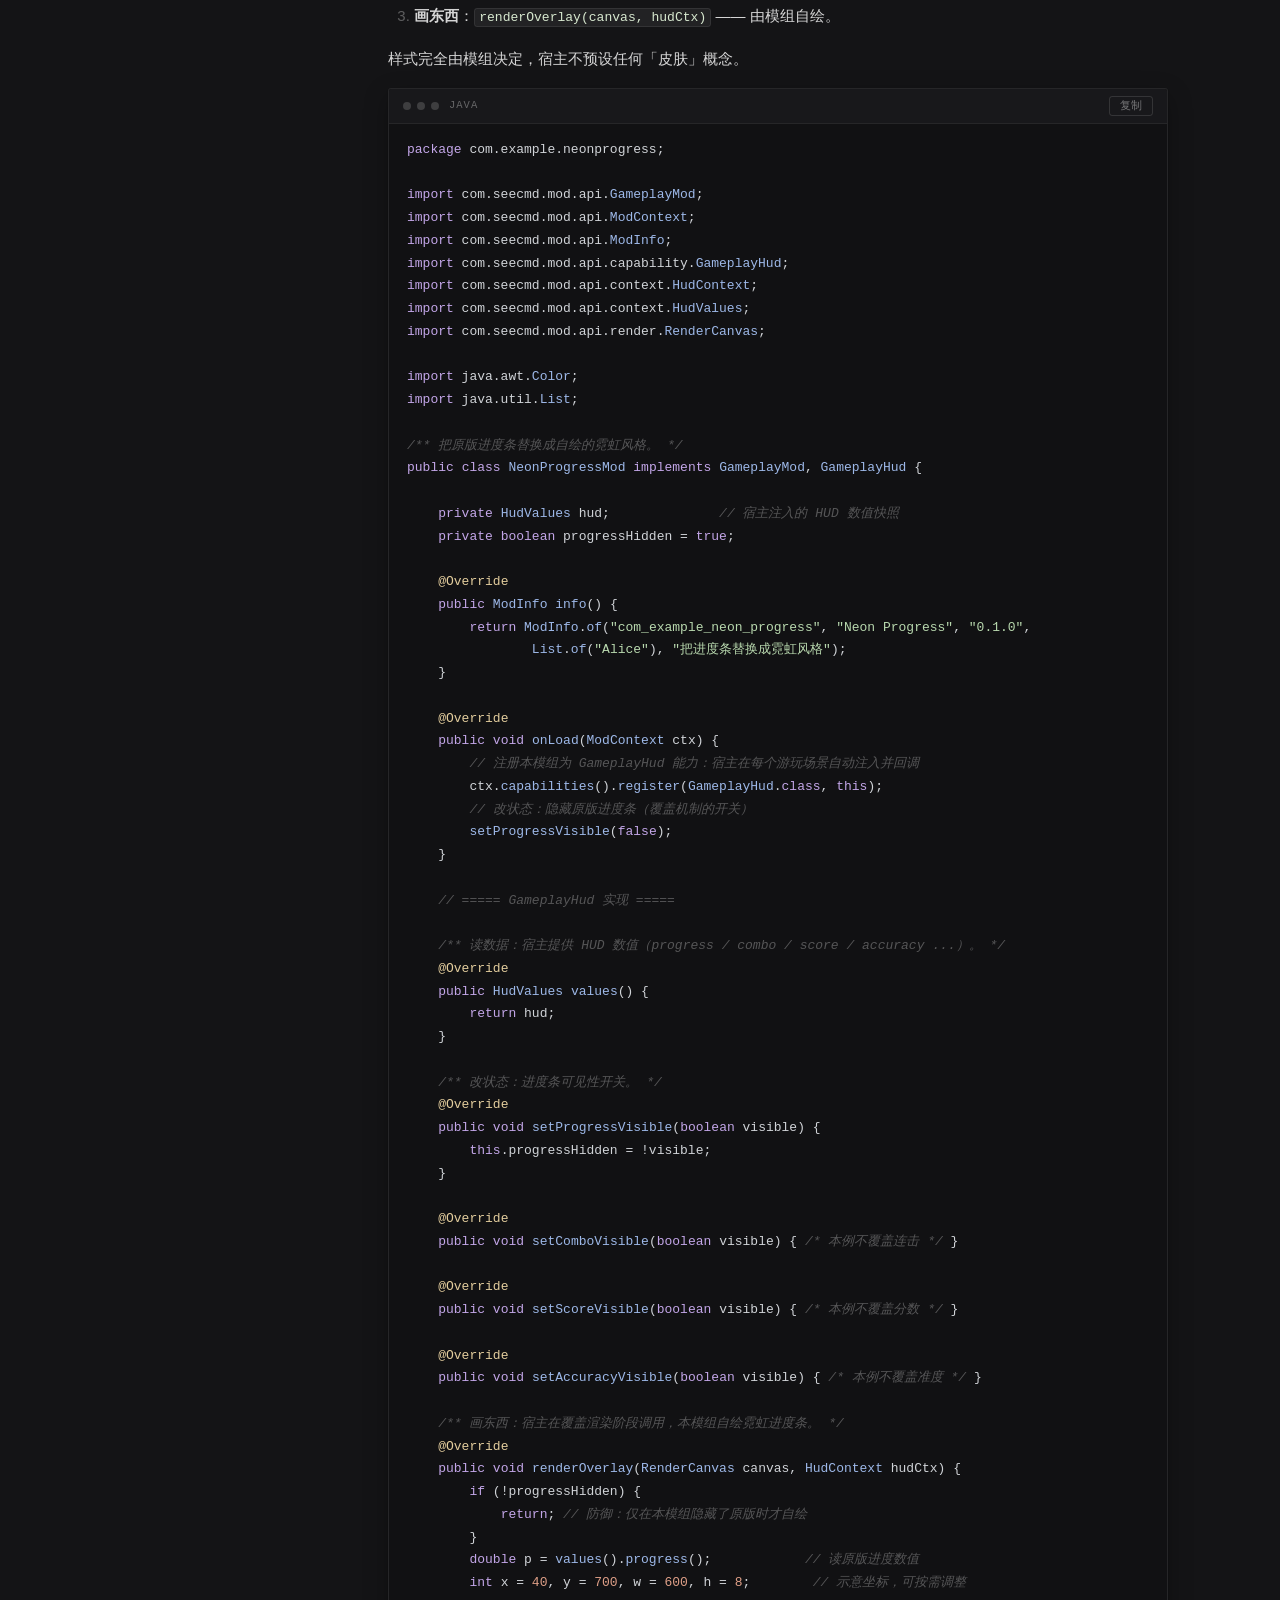
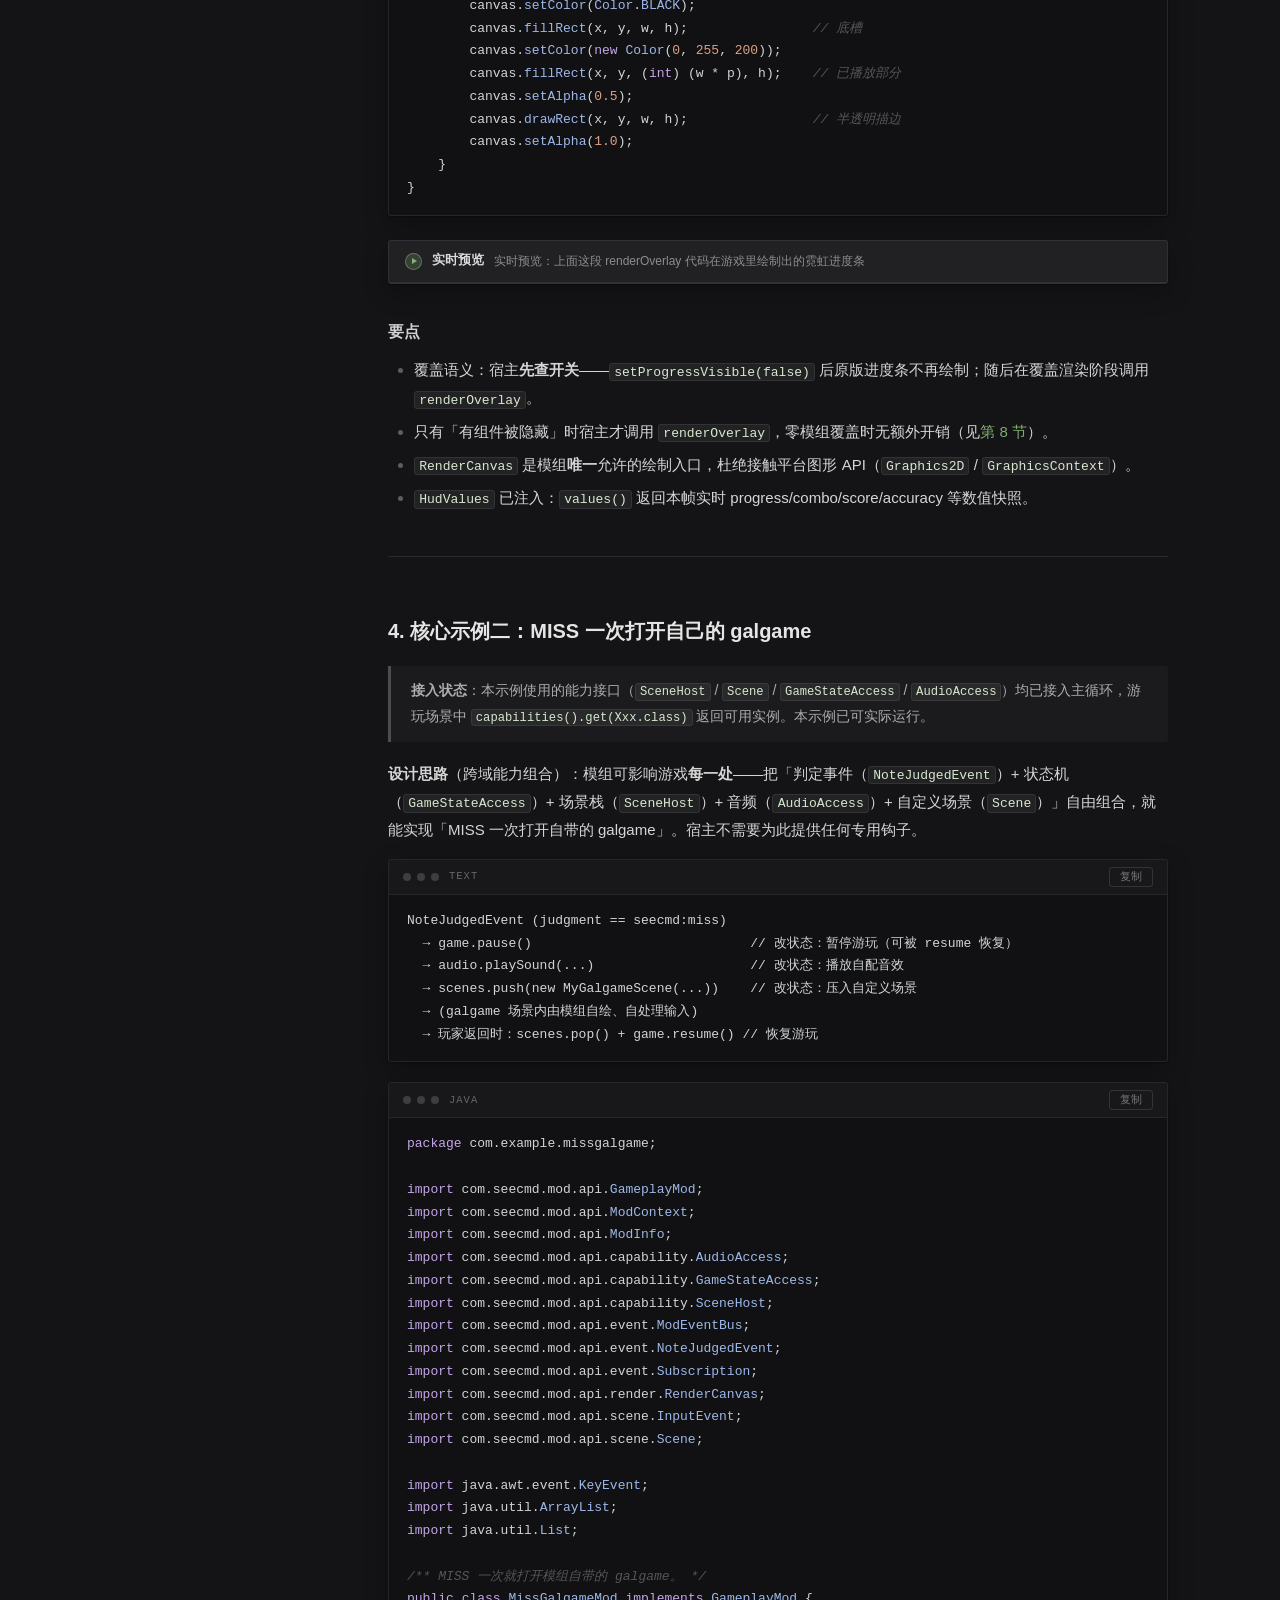
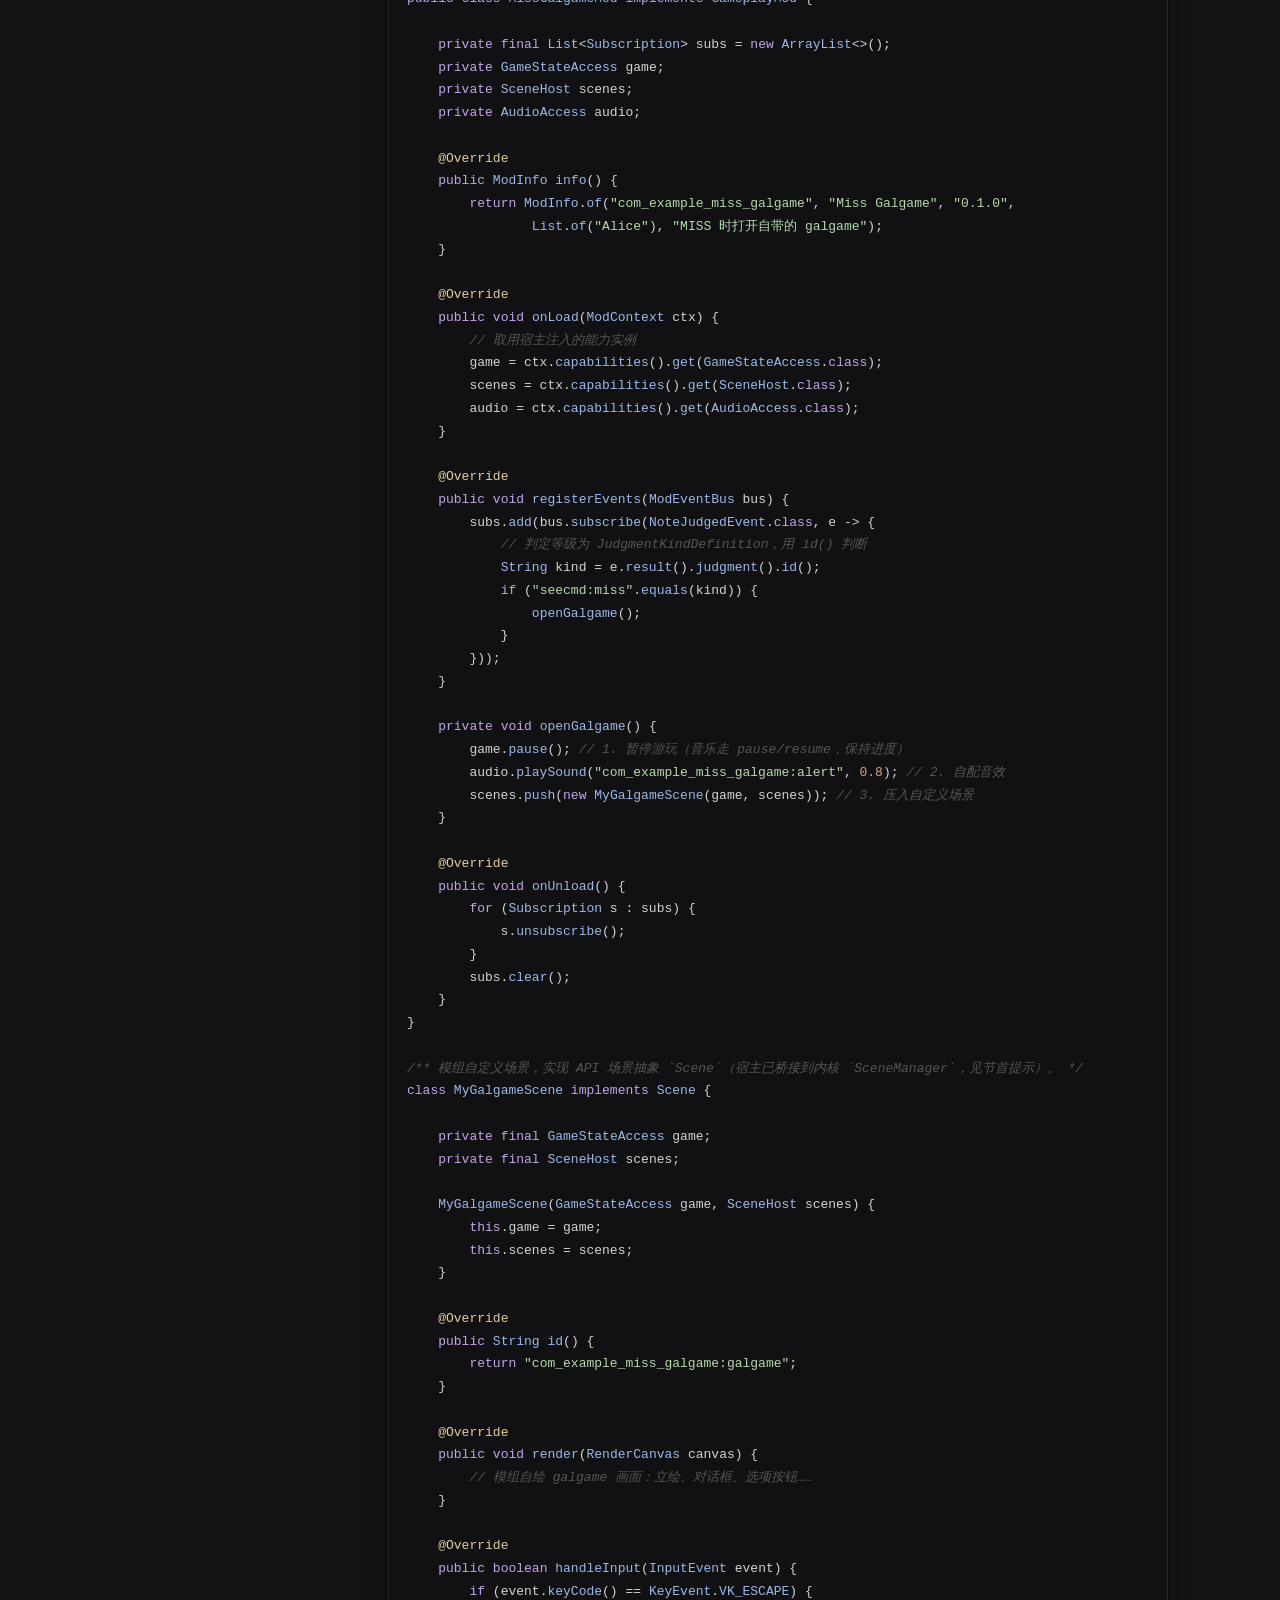
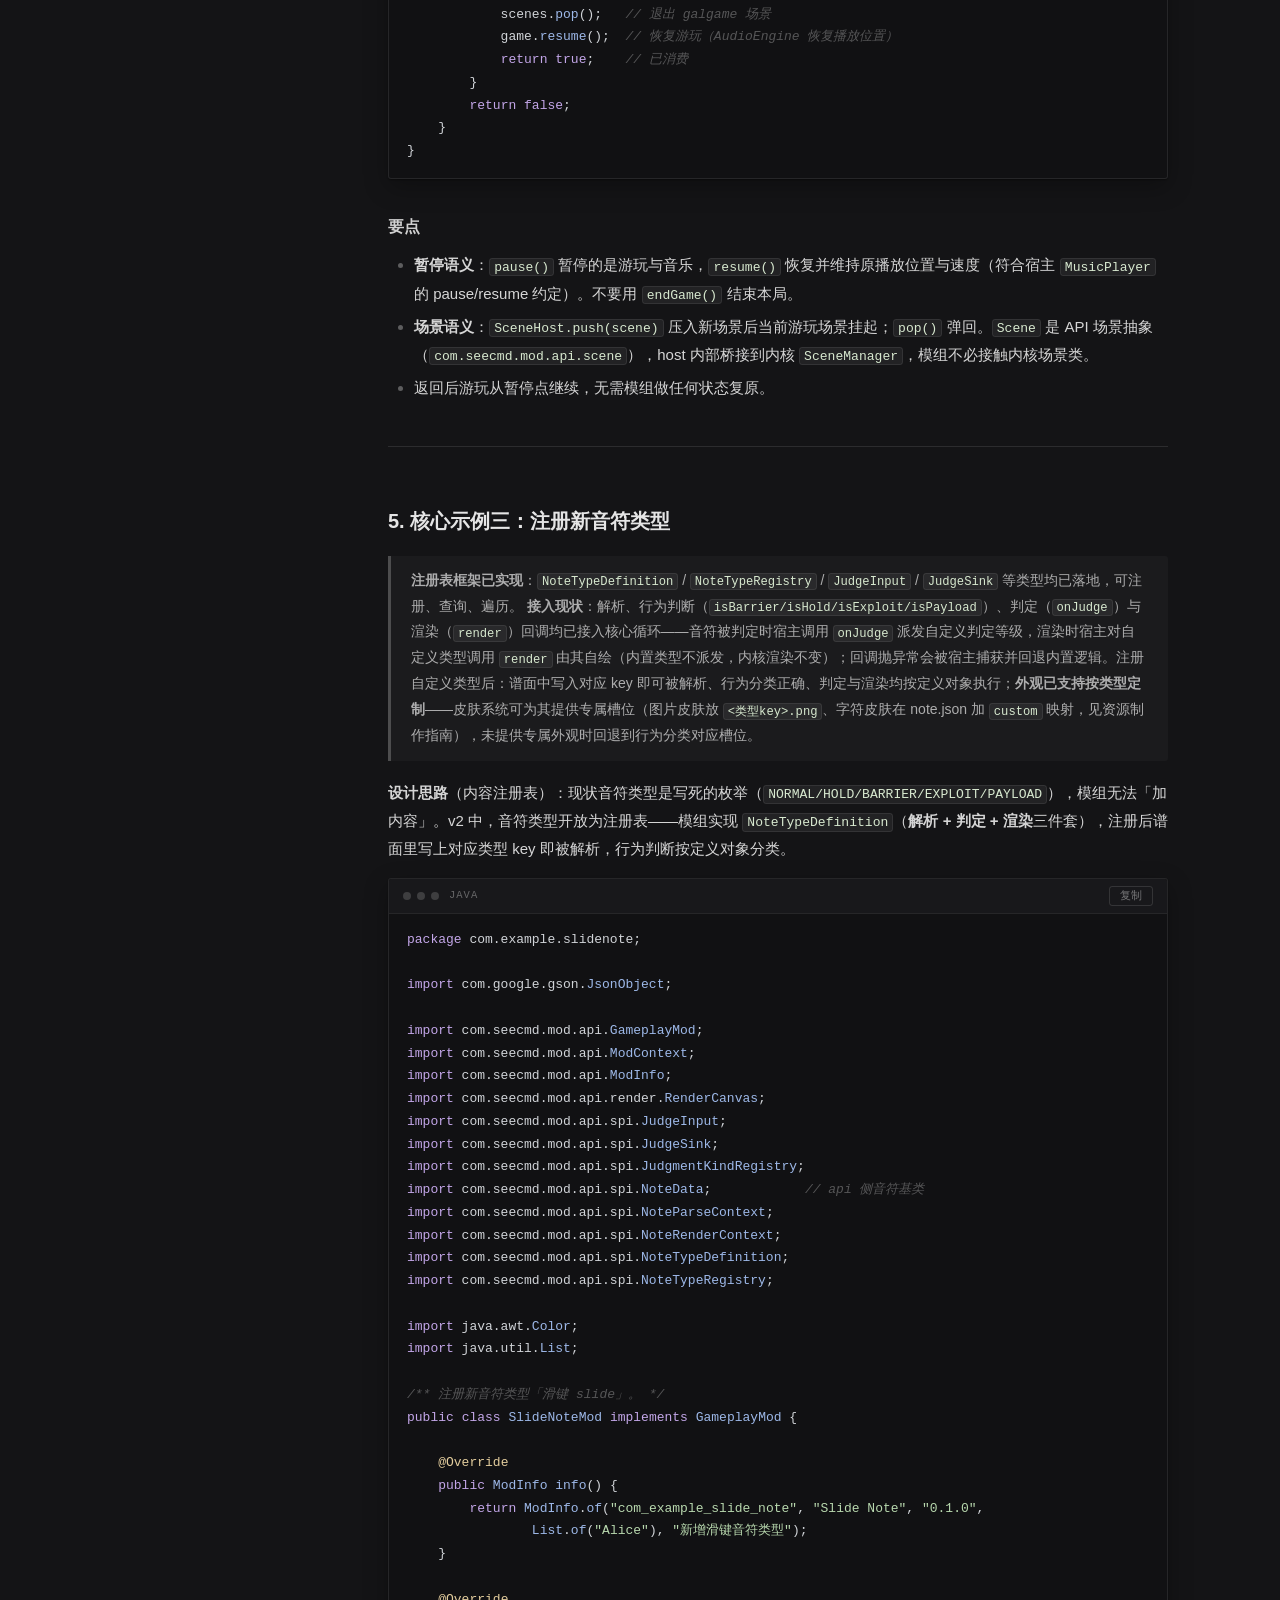
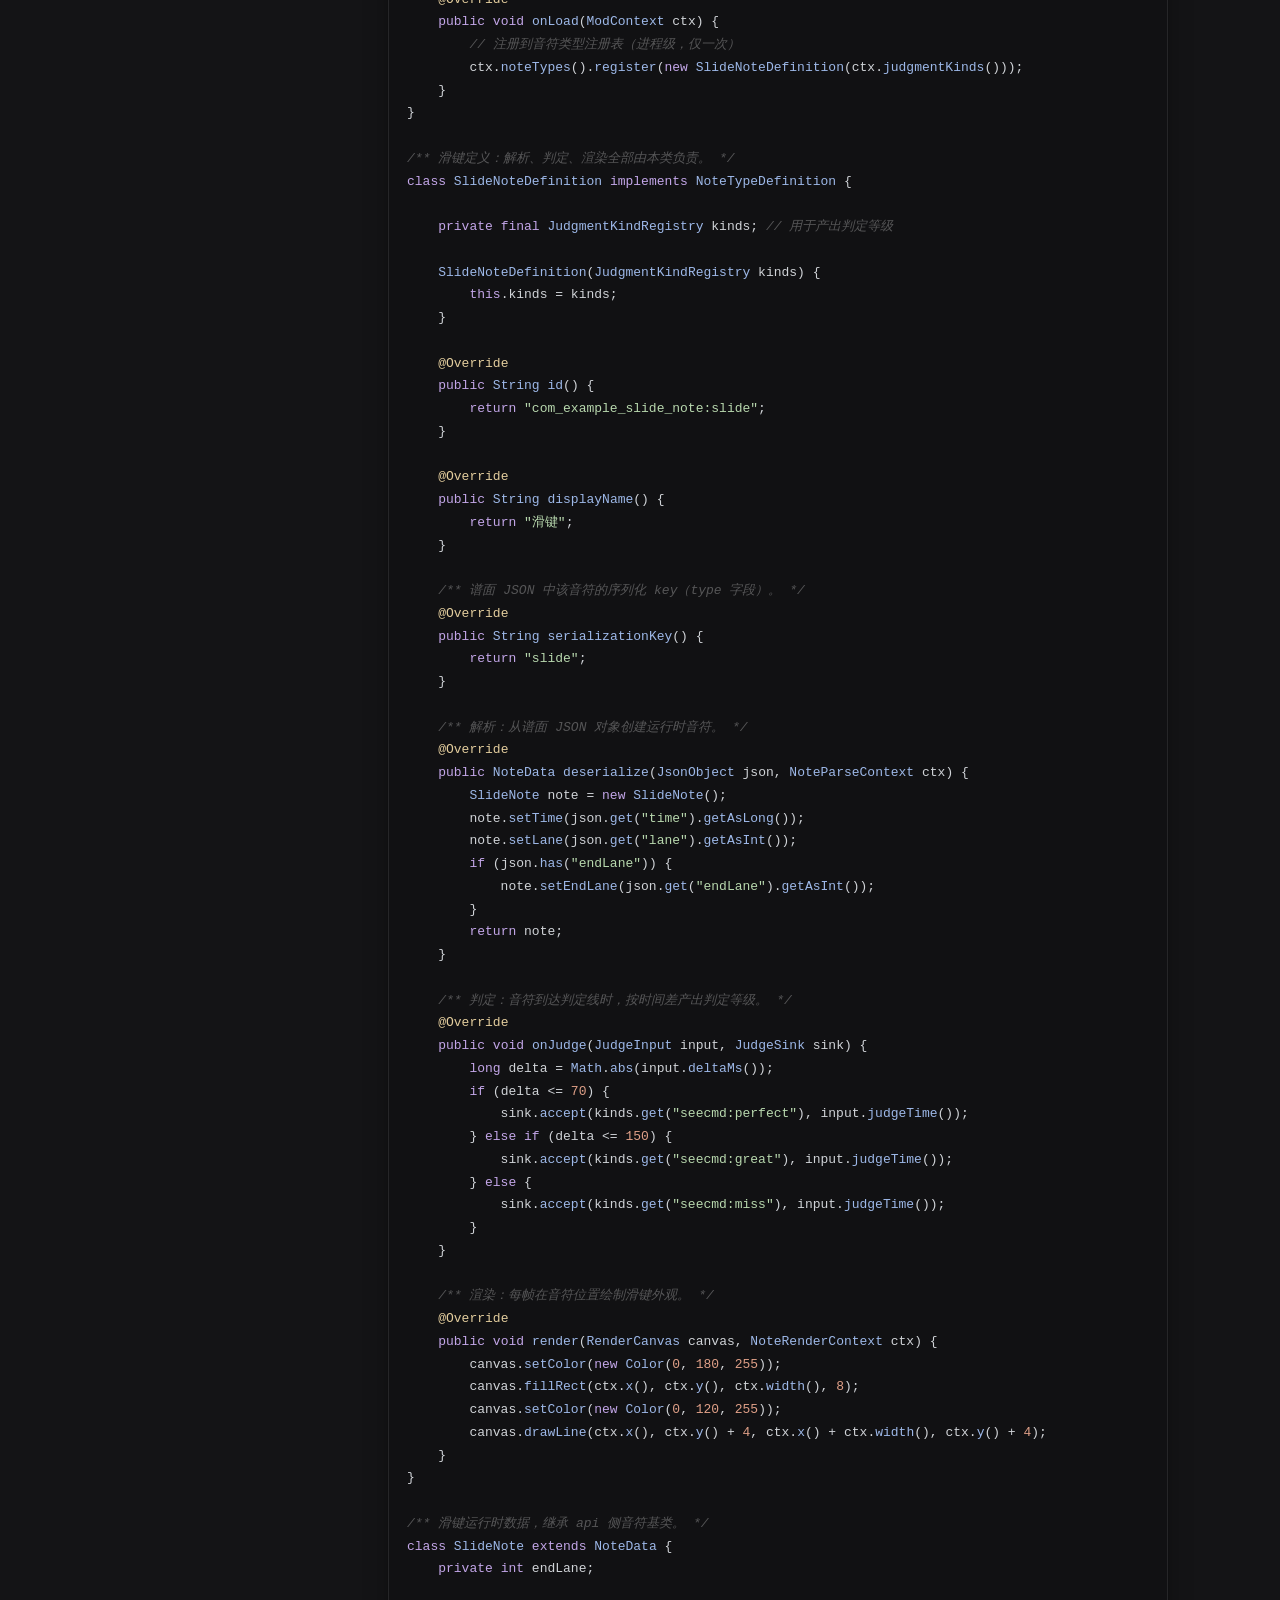
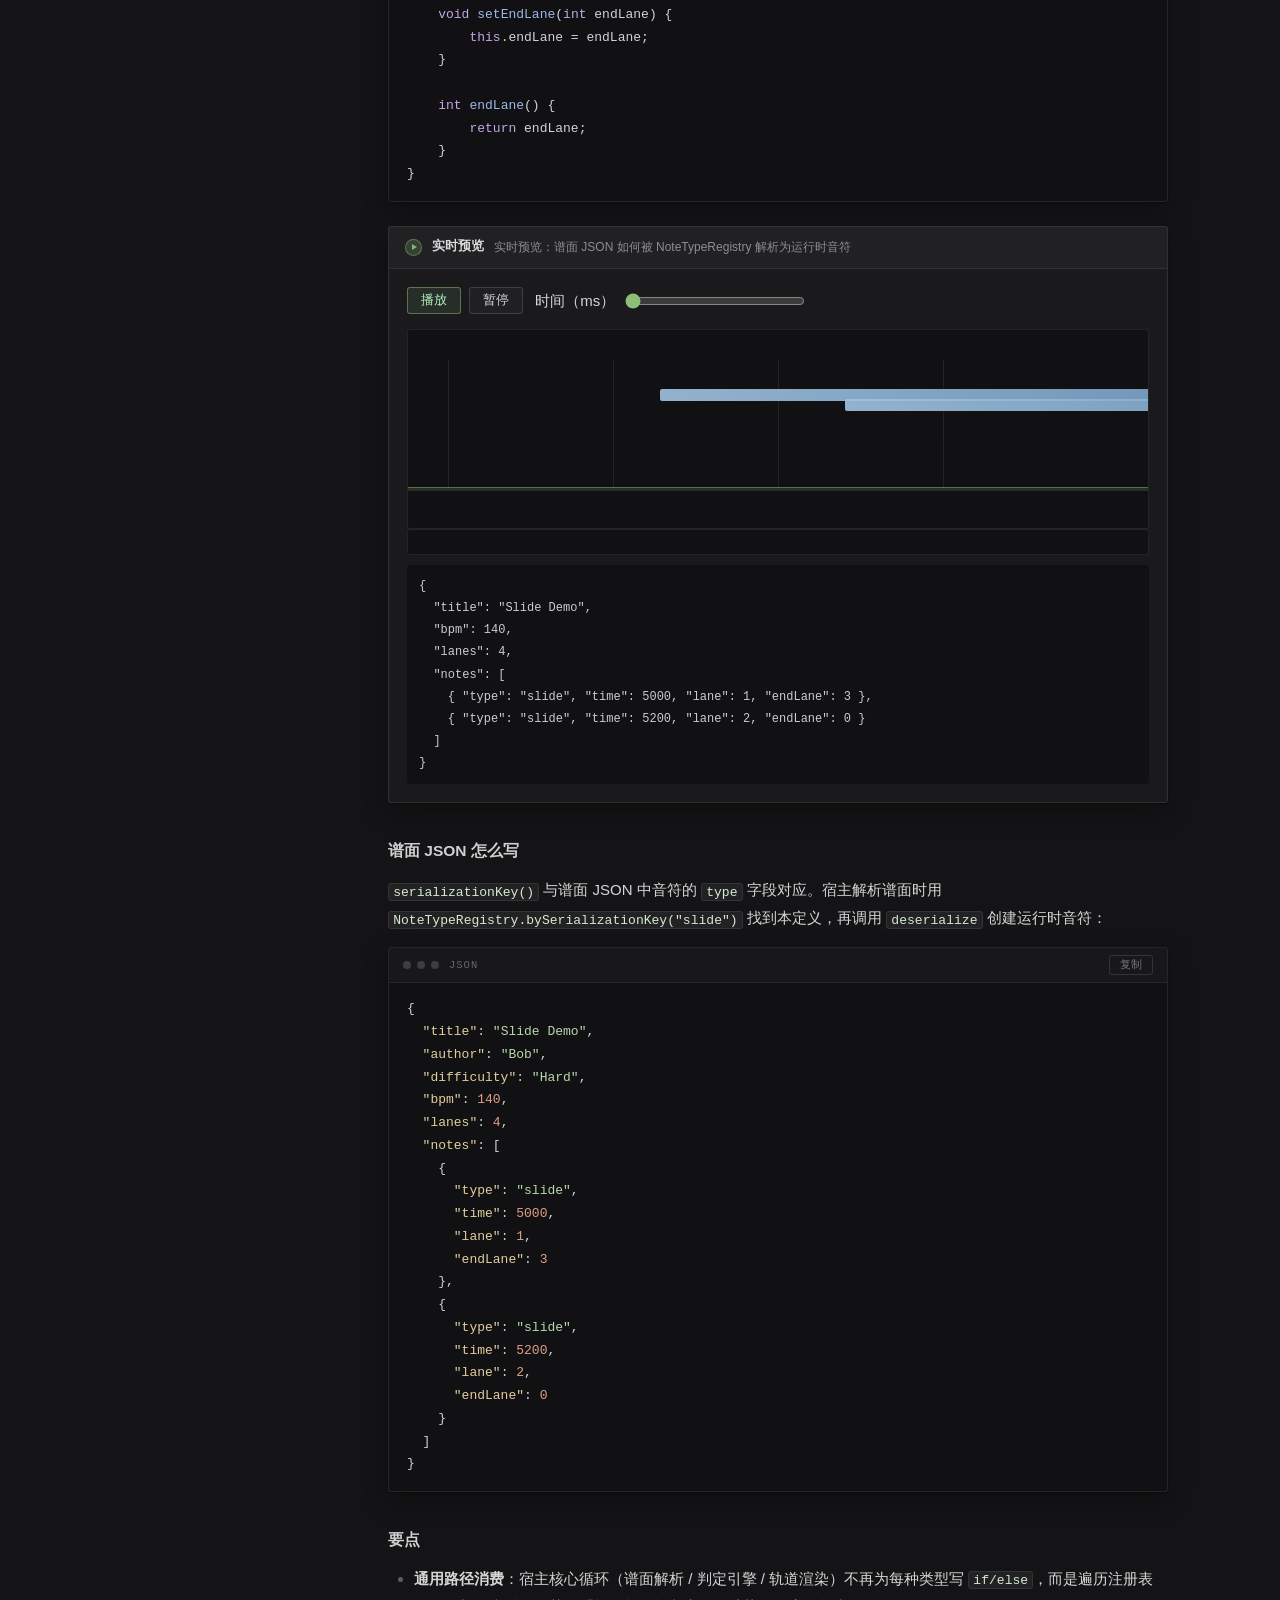
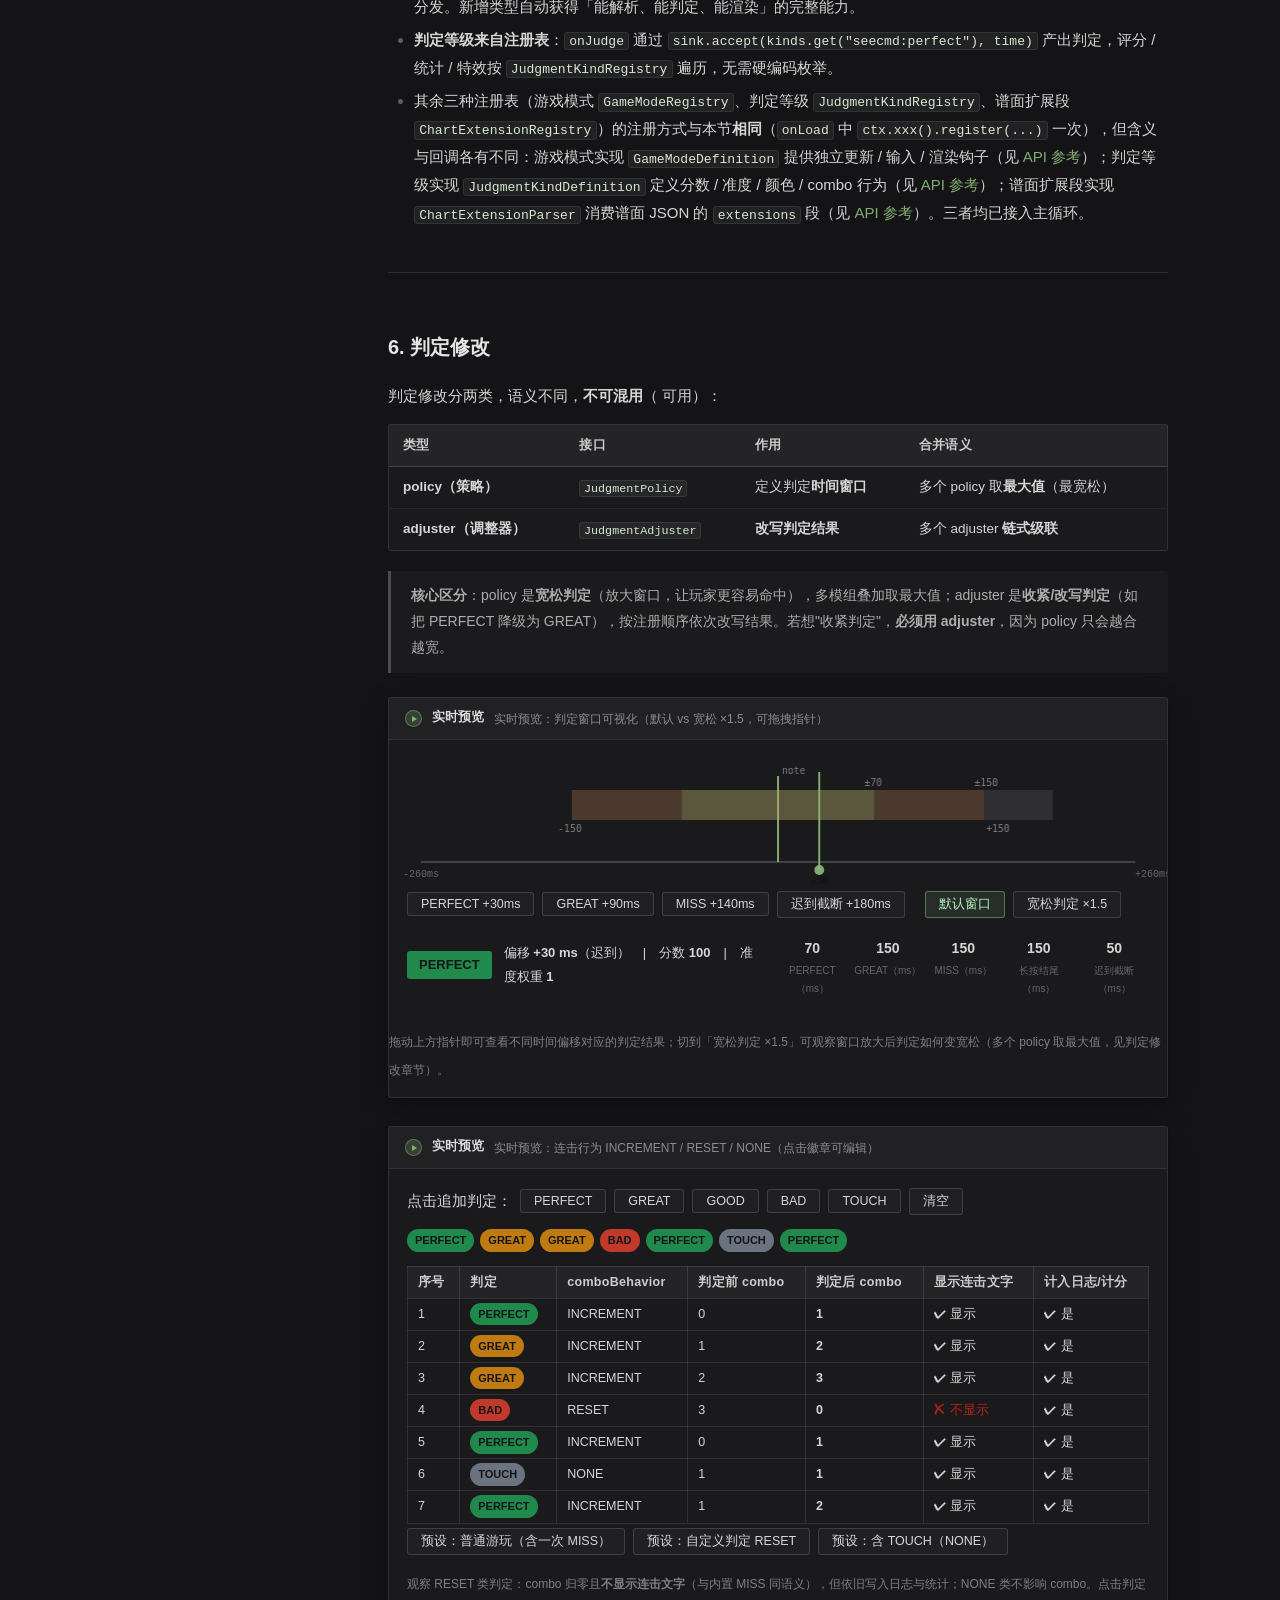
<file: guide.html>
<!DOCTYPE html>
<html lang="zh-CN">
<head>
<meta charset="UTF-8">
<meta name="viewport" content="width=device-width, initial-scale=1.0">
<title>模组开发指南 · SEECMD 模组文档</title>
<link rel="stylesheet" href="assets/style.css">
</head>
<body>


<header class="site-header">
  <div class="brand-group">
    <a class="brand" href="index.html">SEECMD<span class="brand-caret"></span></a>
    <button class="nav-toggle" onclick="toggleNav()" aria-label="菜单">&#9776;</button>
  </div>
  <nav class="main-nav">
    <div class="nav-group"><span class="nav-group-label">入门</span><a href="index.html">快速上手</a><a href="ths.html">THS 简易语言</a></div>
    <div class="nav-group"><span class="nav-group-label">开发</span><a href="guide.html" class="active">开发指南</a><a href="api.html">API 参考</a></div>
    <div class="nav-group"><span class="nav-group-label">资源</span><a href="assets.html">资源制作</a><a href="resources.html">资源集合</a></div>
    <div class="nav-group"><span class="nav-group-label">架构</span><a href="design.html">架构设计</a></div>
  </nav>
  <div class="header-hud">
    <span class="hud-clock mono">--:--:--</span>
    <span class="version">v2 &#183; @Experimental</span>
  </div>
</header>
<div class="layout">
<aside class="sidebar"><div class="toc-title">// 本页目录</div><nav class="toc"><ul><li class="l2"><a href="#1-环境搭建">1. 环境搭建</a></li><li class="l3"><a href="#jdk">JDK</a></li><li class="l3"><a href="#模板工程推荐最快路径">模板工程（推荐，最快路径）</a></li><li class="l3"><a href="#手工搭建maven--gradle可选">手工搭建（Maven / Gradle，可选）</a></li><li class="l3"><a href="#包依赖说明">包依赖说明</a></li><li class="l2"><a href="#2-最小模组">2. 最小模组</a></li><li class="l3"><a href="#关键点">关键点</a></li><li class="l3"><a href="#21-向玩家展示信息notifier">2.1 向玩家展示信息（Notifier）</a></li><li class="l2"><a href="#3-核心示例一替换进度条">3. 核心示例一：替换进度条</a></li><li class="l3"><a href="#要点">要点</a></li><li class="l2"><a href="#4-核心示例二miss-一次打开自己的-galgame">4. 核心示例二：MISS 一次打开自己的 galgame</a></li><li class="l3"><a href="#要点">要点</a></li><li class="l2"><a href="#5-核心示例三注册新音符类型">5. 核心示例三：注册新音符类型</a></li><li class="l3"><a href="#谱面-json-怎么写">谱面 JSON 怎么写</a></li><li class="l3"><a href="#要点">要点</a></li><li class="l2"><a href="#6-判定修改">6. 判定修改</a></li><li class="l3"><a href="#judgmentpolicy-注册示例widejudgemod-风格">JudgmentPolicy 注册示例（WideJudgeMod 风格）</a></li><li class="l3"><a href="#judgmentadjuster-注册示例perfect--great-收紧">JudgmentAdjuster 注册示例（PERFECT → GREAT 收紧）</a></li><li class="l3"><a href="#judgeresults-工具类">JudgeResults 工具类</a></li><li class="l3"><a href="#调整器行为约定">调整器行为约定</a></li><li class="l3"><a href="#多-adjuster-链式级联">多 adjuster 链式级联</a></li><li class="l3"><a href="#判定等级自定义判定已实现并接线">判定等级：自定义判定（已实现并接入）</a></li><li class="l2"><a href="#7-事件监听">7. 事件监听</a></li><li class="l3"><a href="#7-个游玩事件触发时机">7 个游玩事件触发时机</a></li><li class="l3"><a href="#订阅与取消订阅">订阅与取消订阅</a></li><li class="l3"><a href="#游玩事件仅场景内可见">游玩事件仅场景内可见</a></li><li class="l3"><a href="#跨模组订阅顺序">跨模组订阅顺序</a></li><li class="l3"><a href="#notejudgedevent--combobreakevent-同-tick-顺序保证">NoteJudgedEvent → ComboBreakEvent 同 tick 顺序保证</a></li><li class="l3"><a href="#全局事件已实现">全局事件（已实现）</a></li><li class="l2"><a href="#8-渲染覆盖细节">8. 渲染覆盖细节</a></li><li class="l3"><a href="#覆盖的触发与开销">覆盖的触发与开销</a></li><li class="l3"><a href="#z-顺序约定数字即层号越大越靠上">z 顺序约定（数字即层号，越大越靠上）</a></li><li class="l3"><a href="#覆盖的通用写法">覆盖的通用写法</a></li><li class="l2"><a href="#9-打包规范">9. 打包规范</a></li><li class="l3"><a href="#打包为-jar">打包为 jar</a></li><li class="l3"><a href="#图标资源">图标资源</a></li><li class="l3"><a href="#备注字段">备注字段</a></li><li class="l3"><a href="#通过-jar-加载">通过 jar 加载</a></li><li class="l3"><a href="#外置模组管理工具">外置模组管理工具</a></li><li class="l3"><a href="#模组-id-命名规范">模组 id 命名规范</a></li><li class="l2"><a href="#10-数据目录约定">10. 数据目录约定</a></li><li class="l3"><a href="#约定">约定</a></li><li class="l2"><a href="#11-配置文件">11. 配置文件</a></li><li class="l3"><a href="#特性">特性</a></li><li class="l3"><a href="#api">API</a></li><li class="l3"><a href="#示例">示例</a></li><li class="l2"><a href="#12-依赖声明">12. 依赖声明</a></li><li class="l3"><a href="#拓扑排序激活">拓扑排序激活</a></li><li class="l3"><a href="#缺失依赖">缺失依赖</a></li><li class="l3"><a href="#循环依赖">循环依赖</a></li><li class="l3"><a href="#当前版本限制">当前版本限制</a></li><li class="l3"><a href="#示例">示例</a></li><li class="l2"><a href="#13-日志调试">13. 日志调试</a></li><li class="l3"><a href="#获取-logger">获取 Logger</a></li><li class="l3"><a href="#与-loglimiter-集成">与 LogLimiter 集成</a></li><li class="l3"><a href="#日志级别建议">日志级别建议</a></li><li class="l3"><a href="#通过-configjson-控制-fine-输出">通过 config.json 控制 FINE 输出</a></li><li class="l2"><a href="#14-异常反馈">14. 异常反馈</a></li><li class="l3"><a href="#仅日志记录不弹窗">仅日志记录，不弹窗</a></li><li class="l3"><a href="#当前版本行为">当前版本行为</a></li><li class="l3"><a href="#load_failed-状态">LOAD_FAILED 状态</a></li><li class="l3"><a href="#后续计划">后续计划</a></li><li class="l2"><a href="#15-谱面字段">15. 谱面字段</a></li><li class="l3"><a href="#谱面-json-示例">谱面 JSON 示例</a></li><li class="l3"><a href="#说明">说明</a></li><li class="l2"><a href="#16-打击特效">16. 打击特效</a></li><li class="l3"><a href="#注册与查询规则">注册与查询规则</a></li><li class="l3"><a href="#161-完整示例图片序列--文本回退">16.1 完整示例：图片序列 + 文本回退</a></li><li class="l3"><a href="#162-精灵图拆帧">16.2 精灵图拆帧</a></li><li class="l3"><a href="#163-图片规格">16.3 图片规格</a></li><li class="l3"><a href="#164-按音符类型分流">16.4 按音符类型分流</a></li><li class="l2"><a href="#17-附api-速查">17. 附：API 速查</a></li><li class="l3"><a href="#可用">可用</a></li><li class="l3"><a href="#新增">新增</a></li></ul></nav><div class="sidebar-path"><span class="prompt">C:\</span>SEECMD::DOC /GUIDE<span class="cursor">&#9612;</span></div></aside>
<main class="content">
<div class="page-path"><span class="prompt">&gt;</span> SEECMD::DOC /GUIDE</div>
<h1>模组开发指南</h1>
<p class="doc-sub">面向第三方开发者的完整开发流程：环境搭建 → 最小模组 → 核心示例 → 打包发布</p>
<p>本指南面向希望为 SEECMD 开发第三方模组的开发者，覆盖从环境搭建到打包发布的完整流程。v2 指南以「<strong>能力原语 + 内容注册表 + 渲染上下文抽象（RenderCanvas）</strong>」为核心：模组不是等宿主提供功能钩子，而是自由组合「读数据 / 改状态 / 画东西」的原语，并注册新内容。</p>
<blockquote><p><strong>API 状态</strong>：本文档中所有接口标注 <code>@Experimental</code>（实现中，可能调整）。各部分功能状态见相应章节说明。完整接口签名见 <a href="api.html"><code>mod-api.md</code></a>，分层结构与核心抽象见 <a href="design.html"><code>mod-system-design.md</code></a>。</p></blockquote>
<hr>
<h2 id="1-环境搭建">1. 环境搭建</h2>
<h3 id="jdk">JDK</h3>
<ul><li><strong>JDK 17 或更高版本</strong>。模组代码使用 Java 17 语言特性（record、sealed、switch 模式匹配等均可）。</li><li>推荐使用与宿主一致的 JDK 发行版编译，避免字节码版本不匹配。</li></ul>
<h3 id="模板工程推荐最快路径">模板工程（推荐，最快路径）</h3>
<p>不需要从零搭工程、不需要装 Maven。官方模板 <a href="https://github.com/luocaan/Theseus_doc/raw/main/assets/mods-template.zip" rel="noopener">mods-template.zip</a> <strong>已内含 <code>mod-api</code> jar 与 <code>build.bat</code>，解压即用</strong>：</p>
<ol><li>下载模板并解压；</li><li>编辑 <code>build.bat</code> 顶部的 4 个变量：<code>MOD_ID</code>、<code>MOD_NAME</code>、<code>MOD_VERSION</code>、<code>MOD_CLASS</code>（指向你的入口类）；</li><li>在 <code>src/main/java</code> 下写代码（参考自带 <code>ExampleMod</code>），资源放 <code>src/main/resources</code>；</li><li>双击 <code>build.bat</code>，产物在 <code>target\&lt;MOD_ID&gt;-&lt;MOD_VERSION&gt;.jar</code>；</li><li>把 jar 放入游戏 <code>mods\</code> 目录，启动游戏即可加载。</li></ol>
<div class="table-scroll"><table><thead><tr><th>构建方式</th><th>命令</th><th>适用</th></tr></thead><tbody><tr><td>一键脚本（无需 Maven，推荐）</td><td>双击 <code>build.bat</code></td><td>大多数开发者</td></tr><tr><td>Maven</td><td><code>mvn package</code>（首次需先安装 mod-api 到本地仓库）</td><td>使用 Maven 的开发者</td></tr></tbody></table></div>
<p>两种方式产物一致，均为带完整 manifest 的模组 jar。整个过程中你唯一需要安装的只有 <strong>JDK 17+</strong>（安装时勾选「加入 PATH」即可），其余全部由模板代劳——把注意力放在写代码上，而不是和环境打架。</p>
<h3 id="手工搭建maven--gradle可选">手工搭建（Maven / Gradle，可选）</h3>
<p>如果你已有自己的构建体系，可以手工引入依赖。模组开发需要将 SEECMD 的 <strong><code>mod-api</code> 瘦身 jar</strong> 作为编译期依赖。该 jar 仅含 <code>com.seecmd.mod.api.*</code>（含子包）与 <code>com.seecmd.mod.api.spi.*</code>，剥离了宿主实现与游戏内核，是第三方模组唯一应依赖的宿主产物。</p>
<blockquote><p><strong>获取方式</strong>：<code>mod-api</code> jar 随游戏发布，也可从 <a href="https://github.com/luocaan/Theseus_doc/raw/main/assets/mod-api-0.7.0.jar" rel="noopener">Theseus 文档站</a> 直接下载。下载后安装到本地 Maven 仓库：</p><div class="code-wrap"><div class="code-head"><span class="code-dots"><i></i><i></i><i></i></span><span class="code-lang">bash</span></div><pre><code>mvn install:install-file -Dfile=mod-api-0.7.0.jar -DgroupId=com.seecmd -DartifactId=mod-api -Dversion=0.7.0 -Dpackaging=jar</code></pre></div><p>安装成功后即可按以下坐标引用。</p></blockquote>
<p>Maven 示例：</p>
<div class="code-wrap"><div class="code-head"><span class="code-dots"><i></i><i></i><i></i></span><span class="code-lang">xml</span></div><pre><code>&lt;dependencies&gt;
    &lt;dependency&gt;
        &lt;groupId&gt;com.seecmd&lt;/groupId&gt;
        &lt;artifactId&gt;mod-api&lt;/artifactId&gt;
        &lt;version&gt;0.7.0&lt;/version&gt;
        &lt;scope&gt;provided&lt;/scope&gt;
    &lt;/dependency&gt;
    &lt;!-- api.spi 的签名参数（JsonObject）依赖 Gson，宿主运行期提供 --&gt;
    &lt;dependency&gt;
        &lt;groupId&gt;com.google.code.gson&lt;/groupId&gt;
        &lt;artifactId&gt;gson&lt;/artifactId&gt;
        &lt;version&gt;2.10.1&lt;/version&gt;
        &lt;scope&gt;provided&lt;/scope&gt;
    &lt;/dependency&gt;
&lt;/dependencies&gt;</code></pre></div>
<blockquote><p><code>scope</code> 必须为 <code>provided</code> / <code>compileOnly</code>：API 由宿主在运行期提供，模组 jar 不得把宿主类打进去，否则会引发类加载冲突。</p></blockquote>
<p>Gradle 示例：</p>
<div class="code-wrap"><div class="code-head"><span class="code-dots"><i></i><i></i><i></i></span><span class="code-lang">groovy</span></div><pre><code>dependencies {
    compileOnly 'com.seecmd:mod-api:0.7.0'
    compileOnly 'com.google.code.gson:gson:2.10.1'
}</code></pre></div>
<h3 id="包依赖说明">包依赖说明</h3>
<p>模组编译期仅依赖 <code>com.seecmd:mod-api</code> 瘦身 jar，该 jar 仅含 <code>com.seecmd.mod.api.*</code> 与 <code>com.seecmd.mod.api.spi.*</code>，从物理上隔离了 API 与宿主/内核。标准库类（<code>java.*</code> / <code>java.util.*</code> / <code>java.nio.file.*</code> 等）按需 import，<code>java.awt.Color</code> 作为纯值对象允许使用；绘制统一走抽象 <code>RenderCanvas</code>，不接触任何平台图形 API。</p>
<hr>
<h2 id="2-最小模组">2. 最小模组</h2>
<p>最小模组只需实现 <code>Mod</code> 接口，提供 <code>info()</code> 元信息，并按需覆写 <code>onLoad(ModContext)</code>。</p>
<div class="code-wrap"><div class="code-head"><span class="code-dots"><i></i><i></i><i></i></span><span class="code-lang">java</span></div><pre><code>package com.example.helloworld;

import com.seecmd.mod.api.Mod;
import com.seecmd.mod.api.ModContext;
import com.seecmd.mod.api.ModInfo;

import java.util.List;

public class HelloWorldMod implements Mod {

    @Override
    public ModInfo info() {
        return ModInfo.of(
                &quot;com_example_helloworld&quot;,   // id：小写下划线
                &quot;Hello World&quot;,               // 显示名
                &quot;0.1.0&quot;,                     // 版本
                List.of(&quot;Alice&quot;),            // 作者
                &quot;最小模组示例&quot;               // 描述
        );
    }

    @Override
    public void onLoad(ModContext ctx) {
        // onLoad 在模组被启用时调用一次，此处可读取配置、初始化资源、注册内容
        ctx.getLogger().info(&quot;Hello World 模组已加载&quot;);
        // 数据目录在首次访问时自动创建
        ctx.getLogger().info(&quot;数据目录: &quot; + ctx.getDataDir());
        // 向玩家展示提示：toast 数秒后自动消失；重要信息可用 ctx.notifier().dialog(&quot;...&quot;, 5000)
        ctx.notifier().info(&quot;Hello World 模组已加载&quot;);
    }
}</code></pre></div>
<h3 id="关键点">关键点</h3>
<ul><li><code>Mod.info()</code> 是唯一必须实现的方法；<code>onLoad</code> / <code>onUnload</code> 有默认空实现，按需覆写。</li><li><code>ModInfo.of(...)</code> 构造无依赖的模组信息；若需声明依赖，使用 <code>ModInfo</code> record 全参构造或 <code>dependsOn</code> 字段（见 <a href="#第-12-节">第 12 节</a>）。</li><li>若模组需要参与游玩（滤镜/判定/事件），改实现 <code>GameplayMod</code> 接口（继承自 <code>Mod</code>），见后续章节。</li><li><code>ModContext</code> 是模组的「工具箱」：读取日志 / 数据目录 / 配置，并在 <code>onLoad</code> 中注册内容（<code>noteTypes()</code> / <code>gameModes()</code> / <code>judgmentKinds()</code> / <code>chartExtensions()</code>）与能力（<code>capabilities()</code>）；<code>notifier()</code> 可向玩家展示 toast 提示与居中弹窗（见 <a href="#第-21-节">第 2.1 节</a>）。</li></ul>
<h3 id="21-向玩家展示信息notifier">2.1 向玩家展示信息（Notifier）</h3>
<p>模组需要让玩家「看到」自己的存在时（加载成功、版本不兼容、一次解锁、操作反馈），用 <code>ModContext.notifier()</code>。它提供两种展示形式：</p>
<ul><li><strong>toast</strong>：屏幕上方瞬时提示，约 4 秒后自动消失，按严重度分为 <code>info</code> / <code>warning</code> / <code>error</code> 三级；</li><li><strong>居中弹窗</strong>：屏幕中央的定时弹窗，<code>dialog(message, timeoutMs)</code> 在指定毫秒数后自动关闭，适合需要用户注意的重要信息（同一时刻宿主只显示一个，后调用的覆盖先前的）。</li></ul>
<div class="code-wrap"><div class="code-head"><span class="code-dots"><i></i><i></i><i></i></span><span class="code-lang">java</span></div><pre><code>@Override
public void onLoad(ModContext ctx) {
    // 轻量提示（toast）
    ctx.notifier().info(&quot;模组已加载&quot;);
    ctx.notifier().warning(&quot;检测到旧版配置文件&quot;);
    ctx.notifier().error(&quot;音频资源缺失&quot;);

    // 重要信息：居中弹窗，5 秒后自动关闭
    ctx.notifier().dialog(&quot;本模组需要游戏 v0.7.0+&quot;, 5000);
}</code></pre></div>
<p><code>notifier()</code> 的方法<strong>可在任意线程调用</strong>（仅入队后立即返回，不阻塞调用线程），渲染由游戏线程在每帧统一完成。注意 toast 有同屏数量上限，频繁调用会丢弃最旧的消息——不要用它做每帧刷新的调试输出（请用 <code>getLogger()</code>，见 <a href="#第-13-节">第 13 节</a>）。</p>
<hr>
<h2 id="3-核心示例一替换进度条">3. 核心示例一：替换进度条</h2>
<blockquote><p> <strong>已实现</strong>：本示例使用的能力接口（<code>GameplayHud</code> / <code>RenderCanvas</code>）已落地并可编译运行。</p></blockquote>
<p><strong>设计思路</strong>（能力原语，而非功能封装）：宿主<strong>不</strong>提供「把进度条替换成指定样式」这类方法，只提供三件原语——</p>
<ol><li><strong>改状态</strong>：<code>setProgressVisible(false)</code> —— 隐藏原版进度条（覆盖机制）；</li><li><strong>读数据</strong>：<code>values().progress()</code> —— 读取进度数值；</li><li><strong>画东西</strong>：<code>renderOverlay(canvas, hudCtx)</code> —— 由模组自绘。</li></ol>
<p>样式完全由模组决定，宿主不预设任何「皮肤」概念。</p>
<div class="code-wrap"><div class="code-head"><span class="code-dots"><i></i><i></i><i></i></span><span class="code-lang">java</span></div><pre><code>package com.example.neonprogress;

import com.seecmd.mod.api.GameplayMod;
import com.seecmd.mod.api.ModContext;
import com.seecmd.mod.api.ModInfo;
import com.seecmd.mod.api.capability.GameplayHud;
import com.seecmd.mod.api.context.HudContext;
import com.seecmd.mod.api.context.HudValues;
import com.seecmd.mod.api.render.RenderCanvas;

import java.awt.Color;
import java.util.List;

/** 把原版进度条替换成自绘的霓虹风格。 */
public class NeonProgressMod implements GameplayMod, GameplayHud {

    private HudValues hud;              // 宿主注入的 HUD 数值快照
    private boolean progressHidden = true;

    @Override
    public ModInfo info() {
        return ModInfo.of(&quot;com_example_neon_progress&quot;, &quot;Neon Progress&quot;, &quot;0.1.0&quot;,
                List.of(&quot;Alice&quot;), &quot;把进度条替换成霓虹风格&quot;);
    }

    @Override
    public void onLoad(ModContext ctx) {
        // 注册本模组为 GameplayHud 能力：宿主在每个游玩场景自动注入并回调
        ctx.capabilities().register(GameplayHud.class, this);
        // 改状态：隐藏原版进度条（覆盖机制的开关）
        setProgressVisible(false);
    }

    // ===== GameplayHud 实现 =====

    /** 读数据：宿主提供 HUD 数值（progress / combo / score / accuracy ...）。 */
    @Override
    public HudValues values() {
        return hud;
    }

    /** 改状态：进度条可见性开关。 */
    @Override
    public void setProgressVisible(boolean visible) {
        this.progressHidden = !visible;
    }

    @Override
    public void setComboVisible(boolean visible) { /* 本例不覆盖连击 */ }

    @Override
    public void setScoreVisible(boolean visible) { /* 本例不覆盖分数 */ }

    @Override
    public void setAccuracyVisible(boolean visible) { /* 本例不覆盖准度 */ }

    /** 画东西：宿主在覆盖渲染阶段调用，本模组自绘霓虹进度条。 */
    @Override
    public void renderOverlay(RenderCanvas canvas, HudContext hudCtx) {
        if (!progressHidden) {
            return; // 防御：仅在本模组隐藏了原版时才自绘
        }
        double p = values().progress();            // 读原版进度数值
        int x = 40, y = 700, w = 600, h = 8;        // 示意坐标，可按需调整
        canvas.setColor(Color.BLACK);
        canvas.fillRect(x, y, w, h);                // 底槽
        canvas.setColor(new Color(0, 255, 200));
        canvas.fillRect(x, y, (int) (w * p), h);    // 已播放部分
        canvas.setAlpha(0.5);
        canvas.drawRect(x, y, w, h);                // 半透明描边
        canvas.setAlpha(1.0);
    }
}</code></pre></div>
<div class="demo" data-demo="neon-progress"><div class="demo-head"><span class="play-ic"></span><span class="demo-title">实时预览</span><span class="demo-cap">实时预览：上面这段 renderOverlay 代码在游戏里绘制出的霓虹进度条</span></div><div class="demo-body-placeholder"></div></div>
<h3 id="要点">要点</h3>
<ul><li>覆盖语义：宿主<strong>先查开关</strong>——<code>setProgressVisible(false)</code> 后原版进度条不再绘制；随后在覆盖渲染阶段调用 <code>renderOverlay</code>。</li><li>只有「有组件被隐藏」时宿主才调用 <code>renderOverlay</code>，零模组覆盖时无额外开销（见<a href="#第-8-节">第 8 节</a>）。</li><li><code>RenderCanvas</code> 是模组<strong>唯一</strong>允许的绘制入口，杜绝接触平台图形 API（<code>Graphics2D</code> / <code>GraphicsContext</code>）。</li><li><code>HudValues</code> 已注入：<code>values()</code> 返回本帧实时 progress/combo/score/accuracy 等数值快照。</li></ul>
<hr>
<h2 id="4-核心示例二miss-一次打开自己的-galgame">4. 核心示例二：MISS 一次打开自己的 galgame</h2>
<blockquote><p> <strong>接入状态</strong>：本示例使用的能力接口（<code>SceneHost</code> / <code>Scene</code> / <code>GameStateAccess</code> / <code>AudioAccess</code>）均已接入主循环，游玩场景中 <code>capabilities().get(Xxx.class)</code> 返回可用实例。本示例已可实际运行。</p></blockquote>
<p><strong>设计思路</strong>（跨域能力组合）：模组可影响游戏<strong>每一处</strong>——把「判定事件（<code>NoteJudgedEvent</code>）+ 状态机（<code>GameStateAccess</code>）+ 场景栈（<code>SceneHost</code>）+ 音频（<code>AudioAccess</code>）+ 自定义场景（<code>Scene</code>）」自由组合，就能实现「MISS 一次打开自带的 galgame」。宿主不需要为此提供任何专用钩子。</p>
<div class="code-wrap"><div class="code-head"><span class="code-dots"><i></i><i></i><i></i></span><span class="code-lang">text</span></div><pre><code>NoteJudgedEvent (judgment == seecmd:miss)
  → game.pause()                            // 改状态：暂停游玩（可被 resume 恢复）
  → audio.playSound(...)                    // 改状态：播放自配音效
  → scenes.push(new MyGalgameScene(...))    // 改状态：压入自定义场景
  → (galgame 场景内由模组自绘、自处理输入)
  → 玩家返回时：scenes.pop() + game.resume() // 恢复游玩</code></pre></div>
<div class="code-wrap"><div class="code-head"><span class="code-dots"><i></i><i></i><i></i></span><span class="code-lang">java</span></div><pre><code>package com.example.missgalgame;

import com.seecmd.mod.api.GameplayMod;
import com.seecmd.mod.api.ModContext;
import com.seecmd.mod.api.ModInfo;
import com.seecmd.mod.api.capability.AudioAccess;
import com.seecmd.mod.api.capability.GameStateAccess;
import com.seecmd.mod.api.capability.SceneHost;
import com.seecmd.mod.api.event.ModEventBus;
import com.seecmd.mod.api.event.NoteJudgedEvent;
import com.seecmd.mod.api.event.Subscription;
import com.seecmd.mod.api.render.RenderCanvas;
import com.seecmd.mod.api.scene.InputEvent;
import com.seecmd.mod.api.scene.Scene;

import java.awt.event.KeyEvent;
import java.util.ArrayList;
import java.util.List;

/** MISS 一次就打开模组自带的 galgame。 */
public class MissGalgameMod implements GameplayMod {

    private final List&lt;Subscription&gt; subs = new ArrayList&lt;&gt;();
    private GameStateAccess game;
    private SceneHost scenes;
    private AudioAccess audio;

    @Override
    public ModInfo info() {
        return ModInfo.of(&quot;com_example_miss_galgame&quot;, &quot;Miss Galgame&quot;, &quot;0.1.0&quot;,
                List.of(&quot;Alice&quot;), &quot;MISS 时打开自带的 galgame&quot;);
    }

    @Override
    public void onLoad(ModContext ctx) {
        // 取用宿主注入的能力实例
        game = ctx.capabilities().get(GameStateAccess.class);
        scenes = ctx.capabilities().get(SceneHost.class);
        audio = ctx.capabilities().get(AudioAccess.class);
    }

    @Override
    public void registerEvents(ModEventBus bus) {
        subs.add(bus.subscribe(NoteJudgedEvent.class, e -&gt; {
            // 判定等级为 JudgmentKindDefinition，用 id() 判断
            String kind = e.result().judgment().id();
            if (&quot;seecmd:miss&quot;.equals(kind)) {
                openGalgame();
            }
        }));
    }

    private void openGalgame() {
        game.pause(); // 1. 暂停游玩（音乐走 pause/resume，保持进度）
        audio.playSound(&quot;com_example_miss_galgame:alert&quot;, 0.8); // 2. 自配音效
        scenes.push(new MyGalgameScene(game, scenes)); // 3. 压入自定义场景
    }

    @Override
    public void onUnload() {
        for (Subscription s : subs) {
            s.unsubscribe();
        }
        subs.clear();
    }
}

/** 模组自定义场景，实现 API 场景抽象 `Scene`（宿主已桥接到内核 `SceneManager`，见节首提示）。 */
class MyGalgameScene implements Scene {

    private final GameStateAccess game;
    private final SceneHost scenes;

    MyGalgameScene(GameStateAccess game, SceneHost scenes) {
        this.game = game;
        this.scenes = scenes;
    }

    @Override
    public String id() {
        return &quot;com_example_miss_galgame:galgame&quot;;
    }

    @Override
    public void render(RenderCanvas canvas) {
        // 模组自绘 galgame 画面：立绘、对话框、选项按钮……
    }

    @Override
    public boolean handleInput(InputEvent event) {
        if (event.keyCode() == KeyEvent.VK_ESCAPE) {
            scenes.pop();   // 退出 galgame 场景
            game.resume();  // 恢复游玩（AudioEngine 恢复播放位置）
            return true;    // 已消费
        }
        return false;
    }
}</code></pre></div>
<h3 id="要点">要点</h3>
<ul><li><strong>暂停语义</strong>：<code>pause()</code> 暂停的是游玩与音乐，<code>resume()</code> 恢复并维持原播放位置与速度（符合宿主 <code>MusicPlayer</code> 的 pause/resume 约定）。不要用 <code>endGame()</code> 结束本局。</li><li><strong>场景语义</strong>：<code>SceneHost.push(scene)</code> 压入新场景后当前游玩场景挂起；<code>pop()</code> 弹回。<code>Scene</code> 是 API 场景抽象（<code>com.seecmd.mod.api.scene</code>），host 内部桥接到内核 <code>SceneManager</code>，模组不必接触内核场景类。</li><li>返回后游玩从暂停点继续，无需模组做任何状态复原。</li></ul>
<hr>
<h2 id="5-核心示例三注册新音符类型">5. 核心示例三：注册新音符类型</h2>
<blockquote><p> <strong>注册表框架已实现</strong>：<code>NoteTypeDefinition</code> / <code>NoteTypeRegistry</code> / <code>JudgeInput</code> / <code>JudgeSink</code> 等类型均已落地，可注册、查询、遍历。
 <strong>接入现状</strong>：解析、行为判断（<code>isBarrier/isHold/isExploit/isPayload</code>）、判定（<code>onJudge</code>）与渲染（<code>render</code>）回调均已接入核心循环——音符被判定时宿主调用 <code>onJudge</code> 派发自定义判定等级，渲染时宿主对自定义类型调用 <code>render</code> 由其自绘（内置类型不派发，内核渲染不变）；回调抛异常会被宿主捕获并回退内置逻辑。注册自定义类型后：谱面中写入对应 key 即可被解析、行为分类正确、判定与渲染均按定义对象执行；<strong>外观已支持按类型定制</strong>——皮肤系统可为其提供专属槽位（图片皮肤放 <code>&lt;类型key&gt;.png</code>、字符皮肤在 note.json 加 <code>custom</code> 映射，见资源制作指南），未提供专属外观时回退到行为分类对应槽位。</p></blockquote>
<p><strong>设计思路</strong>（内容注册表）：现状音符类型是写死的枚举（<code>NORMAL/HOLD/BARRIER/EXPLOIT/PAYLOAD</code>），模组无法「加内容」。v2 中，音符类型开放为注册表——模组实现 <code>NoteTypeDefinition</code>（<strong>解析 + 判定 + 渲染</strong>三件套），注册后谱面里写上对应类型 key 即被解析，行为判断按定义对象分类。</p>
<div class="code-wrap"><div class="code-head"><span class="code-dots"><i></i><i></i><i></i></span><span class="code-lang">java</span></div><pre><code>package com.example.slidenote;

import com.google.gson.JsonObject;

import com.seecmd.mod.api.GameplayMod;
import com.seecmd.mod.api.ModContext;
import com.seecmd.mod.api.ModInfo;
import com.seecmd.mod.api.render.RenderCanvas;
import com.seecmd.mod.api.spi.JudgeInput;
import com.seecmd.mod.api.spi.JudgeSink;
import com.seecmd.mod.api.spi.JudgmentKindRegistry;
import com.seecmd.mod.api.spi.NoteData;            // api 侧音符基类
import com.seecmd.mod.api.spi.NoteParseContext;
import com.seecmd.mod.api.spi.NoteRenderContext;
import com.seecmd.mod.api.spi.NoteTypeDefinition;
import com.seecmd.mod.api.spi.NoteTypeRegistry;

import java.awt.Color;
import java.util.List;

/** 注册新音符类型「滑键 slide」。 */
public class SlideNoteMod implements GameplayMod {

    @Override
    public ModInfo info() {
        return ModInfo.of(&quot;com_example_slide_note&quot;, &quot;Slide Note&quot;, &quot;0.1.0&quot;,
                List.of(&quot;Alice&quot;), &quot;新增滑键音符类型&quot;);
    }

    @Override
    public void onLoad(ModContext ctx) {
        // 注册到音符类型注册表（进程级，仅一次）
        ctx.noteTypes().register(new SlideNoteDefinition(ctx.judgmentKinds()));
    }
}

/** 滑键定义：解析、判定、渲染全部由本类负责。 */
class SlideNoteDefinition implements NoteTypeDefinition {

    private final JudgmentKindRegistry kinds; // 用于产出判定等级

    SlideNoteDefinition(JudgmentKindRegistry kinds) {
        this.kinds = kinds;
    }

    @Override
    public String id() {
        return &quot;com_example_slide_note:slide&quot;;
    }

    @Override
    public String displayName() {
        return &quot;滑键&quot;;
    }

    /** 谱面 JSON 中该音符的序列化 key（type 字段）。 */
    @Override
    public String serializationKey() {
        return &quot;slide&quot;;
    }

    /** 解析：从谱面 JSON 对象创建运行时音符。 */
    @Override
    public NoteData deserialize(JsonObject json, NoteParseContext ctx) {
        SlideNote note = new SlideNote();
        note.setTime(json.get(&quot;time&quot;).getAsLong());
        note.setLane(json.get(&quot;lane&quot;).getAsInt());
        if (json.has(&quot;endLane&quot;)) {
            note.setEndLane(json.get(&quot;endLane&quot;).getAsInt());
        }
        return note;
    }

    /** 判定：音符到达判定线时，按时间差产出判定等级。 */
    @Override
    public void onJudge(JudgeInput input, JudgeSink sink) {
        long delta = Math.abs(input.deltaMs());
        if (delta &lt;= 70) {
            sink.accept(kinds.get(&quot;seecmd:perfect&quot;), input.judgeTime());
        } else if (delta &lt;= 150) {
            sink.accept(kinds.get(&quot;seecmd:great&quot;), input.judgeTime());
        } else {
            sink.accept(kinds.get(&quot;seecmd:miss&quot;), input.judgeTime());
        }
    }

    /** 渲染：每帧在音符位置绘制滑键外观。 */
    @Override
    public void render(RenderCanvas canvas, NoteRenderContext ctx) {
        canvas.setColor(new Color(0, 180, 255));
        canvas.fillRect(ctx.x(), ctx.y(), ctx.width(), 8);
        canvas.setColor(new Color(0, 120, 255));
        canvas.drawLine(ctx.x(), ctx.y() + 4, ctx.x() + ctx.width(), ctx.y() + 4);
    }
}

/** 滑键运行时数据，继承 api 侧音符基类。 */
class SlideNote extends NoteData {
    private int endLane;

    void setEndLane(int endLane) {
        this.endLane = endLane;
    }

    int endLane() {
        return endLane;
    }
}</code></pre></div>
<div class="demo" data-demo="chart-json-parse"><div class="demo-head"><span class="play-ic"></span><span class="demo-title">实时预览</span><span class="demo-cap">实时预览：谱面 JSON 如何被 NoteTypeRegistry 解析为运行时音符</span></div><div class="demo-body-placeholder"></div></div>
<h3 id="谱面-json-怎么写">谱面 JSON 怎么写</h3>
<p><code>serializationKey()</code> 与谱面 JSON 中音符的 <code>type</code> 字段对应。宿主解析谱面时用 <code>NoteTypeRegistry.bySerializationKey(&quot;slide&quot;)</code> 找到本定义，再调用 <code>deserialize</code> 创建运行时音符：</p>
<div class="code-wrap"><div class="code-head"><span class="code-dots"><i></i><i></i><i></i></span><span class="code-lang">json</span></div><pre><code>{
  &quot;title&quot;: &quot;Slide Demo&quot;,
  &quot;author&quot;: &quot;Bob&quot;,
  &quot;difficulty&quot;: &quot;Hard&quot;,
  &quot;bpm&quot;: 140,
  &quot;lanes&quot;: 4,
  &quot;notes&quot;: [
    {
      &quot;type&quot;: &quot;slide&quot;,
      &quot;time&quot;: 5000,
      &quot;lane&quot;: 1,
      &quot;endLane&quot;: 3
    },
    {
      &quot;type&quot;: &quot;slide&quot;,
      &quot;time&quot;: 5200,
      &quot;lane&quot;: 2,
      &quot;endLane&quot;: 0
    }
  ]
}</code></pre></div>
<h3 id="要点">要点</h3>
<ul><li><strong>通用路径消费</strong>：宿主核心循环（谱面解析 / 判定引擎 / 轨道渲染）不再为每种类型写 <code>if/else</code>，而是遍历注册表分发。新增类型自动获得「能解析、能判定、能渲染」的完整能力。</li><li><strong>判定等级来自注册表</strong>：<code>onJudge</code> 通过 <code>sink.accept(kinds.get(&quot;seecmd:perfect&quot;), time)</code> 产出判定，评分 / 统计 / 特效按 <code>JudgmentKindRegistry</code> 遍历，无需硬编码枚举。</li><li>其余三种注册表（游戏模式 <code>GameModeRegistry</code>、判定等级 <code>JudgmentKindRegistry</code>、谱面扩展段 <code>ChartExtensionRegistry</code>）的注册方式与本节<strong>相同</strong>（<code>onLoad</code> 中 <code>ctx.xxx().register(...)</code> 一次），但含义与回调各有不同：游戏模式实现 <code>GameModeDefinition</code> 提供独立更新 / 输入 / 渲染钩子（见 <a href="mod-api.html#33-gamemodedefinition--gamemoderegistry">API 参考</a>）；判定等级实现 <code>JudgmentKindDefinition</code> 定义分数 / 准度 / 颜色 / combo 行为（见 <a href="mod-api.html#34-judgmentkinddefinition--judgmentkindregistry">API 参考</a>）；谱面扩展段实现 <code>ChartExtensionParser</code> 消费谱面 JSON 的 <code>extensions</code> 段（见 <a href="mod-api.html#35-chartextensionparser--chartextensionregistry">API 参考</a>）。三者均已接入主循环。</li></ul>
<hr>
<h2 id="6-判定修改">6. 判定修改</h2>
<p>判定修改分两类，语义不同，<strong>不可混用</strong>（ 可用）：</p>
<div class="table-scroll"><table><thead><tr><th>类型</th><th>接口</th><th>作用</th><th>合并语义</th></tr></thead><tbody><tr><td><strong>policy（策略）</strong></td><td><code>JudgmentPolicy</code></td><td>定义判定<strong>时间窗口</strong></td><td>多个 policy 取<strong>最大值</strong>（最宽松）</td></tr><tr><td><strong>adjuster（调整器）</strong></td><td><code>JudgmentAdjuster</code></td><td><strong>改写判定结果</strong></td><td>多个 adjuster <strong>链式级联</strong></td></tr></tbody></table></div>
<blockquote><p><strong>核心区分</strong>：policy 是<strong>宽松判定</strong>（放大窗口，让玩家更容易命中），多模组叠加取最大值；adjuster 是<strong>收紧/改写判定</strong>（如把 PERFECT 降级为 GREAT），按注册顺序依次改写结果。若想"收紧判定"，<strong>必须用 adjuster</strong>，因为 policy 只会越合越宽。</p></blockquote>
<div class="demo" data-demo="judgment-window"><div class="demo-head"><span class="play-ic"></span><span class="demo-title">实时预览</span><span class="demo-cap">实时预览：判定窗口可视化（默认 vs 宽松 ×1.5，可拖拽指针）</span></div><div class="demo-body-placeholder"></div></div>
<div class="demo" data-demo="combo-behavior"><div class="demo-head"><span class="play-ic"></span><span class="demo-title">实时预览</span><span class="demo-cap">实时预览：连击行为 INCREMENT / RESET / NONE（点击徽章可编辑）</span></div><div class="demo-body-placeholder"></div></div>
<h3 id="judgmentpolicy-注册示例widejudgemod-风格">JudgmentPolicy 注册示例（WideJudgeMod 风格）</h3>
<p>将全部 5 个判定窗口放大 1.5 倍。五个字段语义统一为"值越大越宽松"。</p>
<div class="code-wrap"><div class="code-head"><span class="code-dots"><i></i><i></i><i></i></span><span class="code-lang">java</span></div><pre><code>import com.seecmd.mod.api.GameplayMod;
import com.seecmd.mod.api.ModInfo;
import com.seecmd.mod.api.judge.JudgmentPolicy;
import com.seecmd.mod.api.judge.JudgmentPolicyRegistry;

import java.util.List;

public class WideJudgeMod implements GameplayMod {

    // 基础窗口 70/150/150/150/50 × 1.5
    private static final long PERFECT_WINDOW_MS = 105L;
    private static final long GREAT_WINDOW_MS   = 225L;
    private static final long MISS_WINDOW_MS    = 225L;
    private static final long HOLD_END_WINDOW_MS = 225L;
    private static final long LATE_CUTOFF_MS    = 75L;

    @Override
    public ModInfo info() {
        return ModInfo.of(&quot;com_example_wide_judge&quot;, &quot;Wide Judge&quot;, &quot;0.1.0&quot;,
                List.of(&quot;Alice&quot;), &quot;宽松判定（×1.5）&quot;);
    }

    @Override
    public void registerJudgmentPolicy(JudgmentPolicyRegistry registry) {
        registry.registerPolicy(new JudgmentPolicy() {
            @Override public long perfectWindowMs()  { return PERFECT_WINDOW_MS; }
            @Override public long greatWindowMs()    { return GREAT_WINDOW_MS; }
            @Override public long missWindowMs()     { return MISS_WINDOW_MS; }
            @Override public long holdEndWindowMs()  { return HOLD_END_WINDOW_MS; }
            @Override public long lateCutoffMs()     { return LATE_CUTOFF_MS; }
        });
    }
}</code></pre></div>
<p>窗口字段含义：</p>
<ul><li><code>perfectWindowMs</code> / <code>greatWindowMs</code> / <code>missWindowMs</code>：各判定等级的时间容忍时长。</li><li><code>holdEndWindowMs</code>：长音符结尾判定窗口。</li><li><code>lateCutoffMs</code>：越过判定线后仍可补判的时长。</li></ul>
<p>无任何 policy 注册时，宿主使用内置默认策略 <code>70/150/150/150/50</code>（见 <a href="api.html"><code>mod-api.md</code></a> 附录 A）。</p>
<h3 id="judgmentadjuster-注册示例perfect--great-收紧">JudgmentAdjuster 注册示例（PERFECT → GREAT 收紧）</h3>
<div class="code-wrap"><div class="code-head"><span class="code-dots"><i></i><i></i><i></i></span><span class="code-lang">java</span></div><pre><code>import com.seecmd.mod.api.GameplayMod;
import com.seecmd.mod.api.ModContext;
import com.seecmd.mod.api.ModInfo;
import com.seecmd.mod.api.context.GameplayContext;
import com.seecmd.mod.api.judge.JudgeResult;
import com.seecmd.mod.api.judge.JudgeResults;
import com.seecmd.mod.api.judge.JudgmentAdjuster;
import com.seecmd.mod.api.judge.JudgmentPolicyRegistry;
import com.seecmd.mod.api.spi.JudgmentKindRegistry;

import java.util.List;

public class StrictJudgeMod implements GameplayMod {

    private JudgmentKindRegistry kinds; // onLoad 时取得，用于查询内置/自定义判定等级

    @Override
    public ModInfo info() {
        return ModInfo.of(&quot;com_example_strict_judge&quot;, &quot;Strict Judge&quot;, &quot;0.1.0&quot;,
                List.of(&quot;Alice&quot;), &quot;将 PERFECT 收紧为 GREAT&quot;);
    }

    @Override
    public void onLoad(ModContext ctx) {
        this.kinds = ctx.judgmentKinds();
    }

    @Override
    public void registerJudgmentAdjuster(JudgmentPolicyRegistry registry) {
        registry.registerAdjuster(new JudgmentAdjuster() {
            @Override
            public JudgeResult adjust(JudgeResult input, GameplayContext ctx) {
                // 判定等级为 JudgmentKindDefinition，用 id() 判断
                String id = input.judgment() != null ? input.judgment().id() : &quot;&quot;;
                // 仅当 combo 较高时收紧，避免新手期过严
                if (ctx.combo() &gt;= 50 &amp;&amp; &quot;seecmd:perfect&quot;.equals(id)) {
                    return JudgeResults.withJudgment(input, kinds.get(&quot;seecmd:great&quot;));
                }
                return input; // 不改写时原样返回
            }
        });
    }
}</code></pre></div>
<h3 id="judgeresults-工具类">JudgeResults 工具类</h3>
<p><code>JudgeResult</code> 为只读接口，改写时必须通过 <code>JudgeResults</code> 静态工厂构造新实例（不可变）：</p>
<div class="table-scroll"><table><thead><tr><th>方法</th><th>说明</th></tr></thead><tbody><tr><td><code>JudgeResults.withJudgment(src, judgment)</code></td><td>仅替换判定等级，保留 note/judgeTime/isHoldEnd</td></tr><tr><td><code>JudgeResults.withJudgeTime(src, judgeTime)</code></td><td>仅替换判定时间</td></tr><tr><td><code>JudgeResults.with(src, judgment, judgeTime)</code></td><td>同时替换判定等级与时间</td></tr></tbody></table></div>
<div class="code-wrap"><div class="code-head"><span class="code-dots"><i></i><i></i><i></i></span><span class="code-lang">java</span></div><pre><code>// 例：把 PERFECT 降级为 GREAT，并把判定时间对齐到音符时间
JudgeResult rewritten = JudgeResults.with(
        input,
        kinds.get(&quot;seecmd:great&quot;),   // JudgmentKindDefinition
        input.note().time()
);</code></pre></div>
<blockquote><p><code>withJudgment</code> / <code>with</code> 的第二个参数为 <code>JudgmentKindDefinition</code>（从 <code>JudgmentKindRegistry</code> 取得，内置等级 id：<code>seecmd:perfect</code> / <code>seecmd:great</code> / <code>seecmd:miss</code> / <code>seecmd:none</code>）。</p></blockquote>
<h3 id="调整器行为约定">调整器行为约定</h3>
<ul><li><strong>返回 null 会被跳过并记 WARNING</strong>：当前结果保持不变，链继续往后执行。若不想改写，请显式 <code>return input;</code>，<strong>不要返回 null</strong>。</li><li><strong>adjuster 不可修改 note 字段</strong>：<code>JudgeResults</code> 不提供 <code>withNote(...)</code>，判定结果的音符引用始终与输入一致。这是有意限制——判定改写不应改变被判定音符本身。</li><li><strong>异常隔离</strong>：adjuster 抛异常会被跳过（当前结果不变）并经 <code>LogLimiter</code> 限频记录，不影响后续 adjuster 与游戏运行。</li><li><strong>NONE → MISS 转换</strong>：调整链结束后，若最终判定等级 id 仍为 <code>seecmd:none</code>，宿主自动改写为 <code>seecmd:miss</code>。</li></ul>
<h3 id="多-adjuster-链式级联">多 adjuster 链式级联</h3>
<p>调整器按<strong>注册顺序</strong>链式执行，前一个的输出作为后一个的输入：</p>
<div class="code-wrap"><div class="code-head"><span class="code-dots"><i></i><i></i><i></i></span><span class="code-lang">text</span></div><pre><code>policy 判定 → adjuster#1.adjust(result) → adjuster#2.adjust(...) → ... → 计分/特效</code></pre></div>
<blockquote><p>因此 adjuster 链对顺序敏感。跨模组的注册顺序遵循 <code>ModManager.register</code> 调用顺序（见 <a href="#第-7-节">第 7 节</a>）。模组作者应假设链中可能存在其他 adjuster，避免依赖"输入必然是某等级"的假设。</p></blockquote>
<h3 id="判定等级自定义判定已实现并接线">判定等级：自定义判定（已实现并接入）</h3>
<p>判定等级已统一为注册表驱动：初始判定产物为内置等级（<code>seecmd:perfect</code> / <code>seecmd:great</code> / <code>seecmd:miss</code> / <code>seecmd:none</code>），<code>JudgeResult.judgment()</code> 直接返回 <code>JudgmentKindDefinition</code>；<code>JudgmentKindRegistry</code> + <code>JudgmentKindDefinition</code> <strong>已实现并接入主循环</strong>——<code>GameplayScene.applyJudgment</code> 以 <code>JudgmentKindDefinition</code> 驱动计分 / 连击 / 血量 / 渲染，<code>ScoreManager.addJudgment(def)</code> 统一处理内置与自定义判定等级。</p>
<p>调整器改写到自定义判定等级的方式：</p>
<div class="code-wrap"><div class="code-head"><span class="code-dots"><i></i><i></i><i></i></span><span class="code-lang">java</span></div><pre><code>registry.registerAdjuster((input, gameplayCtx) -&gt; {
    String id = input.judgment() != null ? input.judgment().id() : &quot;&quot;;
    if (&quot;seecmd:perfect&quot;.equals(id)) {
        return JudgeResults.withJudgment(input, this.kinds.get(&quot;mymod:good&quot;));
    }
    return input;
});</code></pre></div>
<p>要点：</p>
<ul><li>自定义判定的 <code>comboBehavior</code> 决定连击行为：<code>INCREMENT</code> 递增、<code>RESET</code> 归零（按 miss 语义处理，清空连击显示）、<code>NONE</code> 不变。</li><li><code>scoreValue()</code> / <code>accuracyWeight()</code> 参与计分与血量；<code>color()</code> 与 <code>render()</code> 决定判定特效与连击文字的样式。</li><li>注意 <code>RESET</code> 类判定在当前设计中<strong>不显示连击行</strong>（与 miss 同语义），但会写入日志与统计（见第 13 节日志调试）。</li></ul>
<hr>
<h2 id="7-事件监听">7. 事件监听</h2>
<p>模组通过 <code>ModEventBus</code> 订阅游玩事件。在 <code>GameplayMod.registerEvents</code> 中注册订阅（ 可用）。</p>
<div class="demo" data-demo="event-timeline"><div class="demo-head"><span class="play-ic"></span><span class="demo-title">实时预览</span><span class="demo-cap">实时预览：一场游玩中模组订阅到的事件序列与数据</span></div><div class="demo-body-placeholder"></div></div>
<h3 id="7-个游玩事件触发时机">7 个游玩事件触发时机</h3>
<div class="table-scroll"><table><thead><tr><th>事件</th><th>触发时机</th></tr></thead><tbody><tr><td><code>ChartLoadedEvent</code></td><td>谱面加载完成（loading step4 完成、谱面数据已加载、音乐未启动）。此时 <code>musicTimeMs</code> 为负（入场过渡期），<code>progress</code> 为 0。适合读取谱面元数据做预处理。</td></tr><tr><td><code>GameplayStartEvent</code></td><td>游玩正式开始（loading 完成后）。</td></tr><tr><td><code>NoteJudgedEvent</code></td><td>单个音符判定完成后（<code>applyJudgment</code> 之后）。含判定结果与游玩状态快照。</td></tr><tr><td><code>ComboBreakEvent</code></td><td>combo 从 >0 变为 0 时触发一次，紧随对应的 <code>NoteJudgedEvent</code> 之后。连续 MISS 不会重复触发（combo 已是 0）；重启谱面时 combo 归零不触发。</td></tr><tr><td><code>PauseEvent</code></td><td>游玩被暂停时。</td></tr><tr><td><code>ResumeEvent</code></td><td>游玩从暂停恢复时。</td></tr><tr><td><code>GameplayEndEvent</code></td><td>游玩结束、进入结算（<code>goToResult</code>）前。</td></tr></tbody></table></div>
<p>所有事件均提供 <code>context()</code> 返回不可变的 <code>GameplayContext</code> 快照；<code>NoteJudgedEvent</code> 额外提供 <code>result()</code> 返回 <code>JudgeResult</code>。</p>
<h3 id="订阅与取消订阅">订阅与取消订阅</h3>
<p><code>subscribe</code> 返回 <code>Subscription</code> 令牌，模组<strong>应在 <code>onUnload</code> 时取消所有订阅</strong>，避免内存泄漏。</p>
<div class="code-wrap"><div class="code-head"><span class="code-dots"><i></i><i></i><i></i></span><span class="code-lang">java</span></div><pre><code>import com.seecmd.mod.api.GameplayMod;
import com.seecmd.mod.api.ModContext;
import com.seecmd.mod.api.ModInfo;
import com.seecmd.mod.api.event.ChartLoadedEvent;
import com.seecmd.mod.api.event.ComboBreakEvent;
import com.seecmd.mod.api.event.ModEventBus;
import com.seecmd.mod.api.event.NoteJudgedEvent;
import com.seecmd.mod.api.event.Subscription;

import java.util.ArrayList;
import java.util.List;

public class StatsMod implements GameplayMod {

    private final List&lt;Subscription&gt; subscriptions = new ArrayList&lt;&gt;();
    private ModContext ctx;

    @Override
    public ModInfo info() {
        return ModInfo.of(&quot;com_example_stats&quot;, &quot;Stats&quot;, &quot;0.1.0&quot;,
                List.of(&quot;Alice&quot;), &quot;统计与事件示例&quot;);
    }

    @Override
    public void onLoad(ModContext ctx) {
        this.ctx = ctx;
    }

    @Override
    public void registerEvents(ModEventBus bus) {
        subscriptions.add(bus.subscribe(ChartLoadedEvent.class, e -&gt; {
            ctx.getLogger().info(&quot;谱面加载: &quot; + e.context().chartTitle()
                    + &quot; / 总音符 &quot; + e.context().totalNoteCount());
        }));

        subscriptions.add(bus.subscribe(NoteJudgedEvent.class, e -&gt; {
            // 统计 PERFECT 数等
        }));

        subscriptions.add(bus.subscribe(ComboBreakEvent.class, e -&gt; {
            ctx.getLogger().info(&quot;Combo 中断！最高连击 &quot; + e.context().maxCombo());
            // 可在此触发屏幕震动、闪屏等特效
        }));
    }

    @Override
    public void onUnload() {
        for (Subscription s : subscriptions) {
            s.unsubscribe();
        }
        subscriptions.clear();
    }
}</code></pre></div>
<blockquote><p><code>ModEventBus</code> 内部对 handler 持有<strong>弱引用</strong>兜底：模组未取消订阅且实例被 GC 时会自动清理，但不保证时效，仍应显式 <code>unsubscribe</code>。事件 <code>publish</code> <strong>同步执行</strong>，不支持异步。</p></blockquote>
<h3 id="游玩事件仅场景内可见">游玩事件仅场景内可见</h3>
<p><code>GameplayModHost</code>（含游玩 <code>ModEventBus</code>）在<strong>每次进入 <code>GameplayScene</code> 时重新构造</strong>，离开场景时销毁。因此：</p>
<ul><li>游玩事件<strong>仅在 <code>GameplayScene</code> 内发布与可见</strong>，菜单、选歌、结算等场景不会收到游玩事件。</li><li>模组的 <code>registerEvents</code> 在每次进入游玩时被重新调用，订阅是"本次游玩内有效"的。不要把跨场景的全局状态挂在事件闭包里而不清理。</li></ul>
<h3 id="跨模组订阅顺序">跨模组订阅顺序</h3>
<p>事件分发给同一事件类型的多个订阅者时，顺序遵循 <code>ModManager.register</code> 的调用顺序（注册表保持插入顺序）。因此：</p>
<ul><li>多个模组订阅同一事件时，先注册的模组先收到。</li><li>这与判定 adjuster 链的顺序规则一致。</li></ul>
<h3 id="notejudgedevent--combobreakevent-同-tick-顺序保证">NoteJudgedEvent → ComboBreakEvent 同 tick 顺序保证</h3>
<p>当一次 MISS 导致 combo 归零时，宿主保证<strong>同一判定 tick 内</strong>先发布 <code>NoteJudgedEvent</code>，紧接着发布 <code>ComboBreakEvent</code>。模组可安全地假设：在收到 <code>ComboBreakEvent</code> 时，对应的 <code>NoteJudgedEvent</code> 已被所有订阅者处理完毕。</p>
<h3 id="全局事件已实现">全局事件（已实现）</h3>
<blockquote><p> 本小节使用<strong>全局事件总线</strong>（<code>GlobalEventBus</code>），已实现并接入主循环：<code>MainApp</code> 发布启动 / 关闭事件，<code>SceneManager</code> 发布场景切换事件，<code>SettingsScene</code> 发布设置变更事件。</p></blockquote>
<p>游玩事件是<strong>场景级</strong>的；跨场景的横切关注点（启动 / 关闭 / 场景切换 / 设置变更）用<strong>全局事件</strong>，通过 <code>ModContext.globalEventBus()</code> 订阅，进程级有效：</p>
<div class="code-wrap"><div class="code-head"><span class="code-dots"><i></i><i></i><i></i></span><span class="code-lang">java</span></div><pre><code>@Override
public void onLoad(ModContext ctx) {
    ctx.globalEventBus().subscribe(SceneChangedEvent.class, e -&gt; {
        // 场景切换后触发：e.from() / e.to() 返回 SceneInfo
        ctx.getLogger().info(&quot;场景切换: &quot; + e.from().id() + &quot; -&gt; &quot; + e.to().id());
    });

    ctx.globalEventBus().subscribe(SettingsChangedEvent.class, e -&gt; {
        // 设置变更后触发：e.changedKeys() 返回变更键集合
        ctx.getLogger().info(&quot;设置变更: &quot; + e.changedKeys());
    });
}</code></pre></div>
<p><strong>全局事件目录</strong>（继承 <code>GlobalEvent</code> 标记接口）：</p>
<div class="table-scroll"><table><thead><tr><th>事件类</th><th>触发时机</th><th>方法</th></tr></thead><tbody><tr><td><code>GameStartupEvent</code></td><td>游戏启动完成（模组加载后）</td><td>无额外数据</td></tr><tr><td><code>GameShutdownEvent</code></td><td>游戏关闭前</td><td>无额外数据</td></tr><tr><td><code>SceneChangedEvent</code></td><td>场景切换后</td><td><code>from()</code> → <code>SceneInfo</code>；<code>to()</code> → <code>SceneInfo</code></td></tr><tr><td><code>SettingsChangedEvent</code></td><td>游戏设置变更后</td><td><code>changedKeys()</code> → <code>Set&lt;String&gt;</code></td></tr></tbody></table></div>
<p><strong>两条总线的生命周期差异</strong>：</p>
<div class="table-scroll"><table><thead><tr><th>维度</th><th>全局总线（<code>ModContext.globalEventBus()</code>）</th><th>游玩总线（<code>GameplayMod.registerEvents</code> 传入）</th></tr></thead><tbody><tr><td>作用域</td><td>进程级，整个游戏生命周期有效</td><td>场景级，仅 <code>GameplayScene</code> 内有效</td></tr><tr><td>重建时机</td><td>游戏启动时创建，关闭时销毁</td><td>每次进入游玩时重建</td></tr><tr><td>适用场景</td><td>菜单 / 选歌 / 结算等跨场景</td><td>游玩内判定 / 暂停 / 结束</td></tr></tbody></table></div>
<hr>
<h2 id="8-渲染覆盖细节">8. 渲染覆盖细节</h2>
<p>「替换原版渲染」的场景统一使用<strong>覆盖机制</strong>，避免为每种组件发明新 API：</p>
<div class="code-wrap"><div class="code-head"><span class="code-dots"><i></i><i></i><i></i></span><span class="code-lang">text</span></div><pre><code>① 开关：setXxxVisible(false)           —— 宿主在默认渲染该组件时检查开关，被覆盖则不画原版
② 读数：values() / context()           —— 模组读取被覆盖组件的底层数据
③ 覆盖：renderOverlay(canvas, hudCtx)  —— 宿主在覆盖渲染阶段调用，模组在 canvas 上自绘</code></pre></div>
<h3 id="覆盖的触发与开销">覆盖的触发与开销</h3>
<ul><li><strong>宿主先查覆盖、被覆盖则不画原版</strong>：<code>GameplayHud.renderOverlay</code> <strong>只在有模组调用过 <code>setXxxVisible(false)</code> 时才被调用</strong>；没有任何组件被隐藏时，宿主不调用覆盖渲染，无额外开销（与「无滤镜零开销」原则一致）。</li><li>同一 HUD 组件被多个模组覆盖时按注册顺序叠加，<strong>后注册的覆盖先绘制</strong>（位于上层）。</li></ul>
<h3 id="z-顺序约定数字即层号越大越靠上">z 顺序约定（数字即层号，越大越靠上）</h3>
<p>引擎自身有 6 个固定渲染阶段（<code>RenderLayer.index()</code>），<strong>数字越大越靠上</strong>：<strong>轨道 / 音符在第 1 层</strong>，判定特效在第 2 层，覆盖渲染在第 4 层，后处理滤镜在第 5 层（最顶层）。</p>
<div class="code-wrap"><div class="code-head"><span class="code-dots"><i></i><i></i><i></i></span><span class="code-lang">text</span></div><pre><code>层号   层               内容
───   ────────          ───────────────────────
 5    FULLSCREEN       后处理滤镜（最顶层）
 4    OVERLAY          renderOverlay 覆盖层
 3    HUD              原版 HUD
 2    JUDGE_FX         判定特效
 1    NOTES            轨道 / 音符
 0    BACKGROUND       背景（游玩内容之下，最底层）</code></pre></div>
<p><strong>模组内容的层号是开放的任意整数</strong>，不限于 0-5。注册滤镜 / 背景渲染器时覆写 <code>zOrder()</code> 即可（默认 0），宿主按层号从小到大排序执行：</p>
<ul><li>数字越小越先绘制、越靠下；数字越大越靠上（覆盖在数字小的之上）；层号相同按注册顺序。</li><li>想压到<strong>最底下</strong>：注册<strong>背景渲染器</strong>并给一个很小的层号，如 <code>zOrder() = -99</code>。</li><li>想提到<strong>最顶上</strong>：注册<strong>滤镜</strong>并给一个很大的层号，如 <code>zOrder() = 99</code>。</li></ul>
<div class="code-wrap"><div class="code-head"><span class="code-dots"><i></i><i></i><i></i></span><span class="code-lang">java</span></div><pre><code>// 背景渲染器：压到背景层最底（游玩内容之下所有模组内容的最下面）
new BackgroundRenderer() {
    public String id() { return &quot;my_bottom&quot;; }
    public int zOrder() { return -99; }   // 任意整数层号
    public void render(RenderCanvas canvas, FilterFrame frame) { /* ... */ }
};

// 滤镜：提到滤镜层最顶（全画面最上面）
new RenderFilter() {
    public String id() { return &quot;my_top&quot;; }
    public int zOrder() { return 99; }    // 任意整数层号
    public void apply(RenderCanvas canvas, FilterFrame frame) { /* ... */ }
};</code></pre></div>
<p>需要注意的边界：模组只能在「背景阶段」（游玩内容之下）与「滤镜阶段」（游玩内容之上）两个插槽中绘制，<strong>层号只在各自插槽内排序</strong>——背景渲染器哪怕层号再大，也画在游玩内容之下；滤镜哪怕层号再小，也画在游玩内容之上。模组无法插入到轨道与判定特效之间（那是引擎自身阶段）。</p>
<p>模组在回调里可查询当前层：<code>frame.layer()</code>（阶段）与 <code>frame.zOrder()</code>（层号）。<code>HudContext</code> 同理（<code>layer()</code> / <code>zOrder()</code>），避免覆盖层与特效层误叠：</p>
<div class="code-wrap"><div class="code-head"><span class="code-dots"><i></i><i></i><i></i></span><span class="code-lang">java</span></div><pre><code>@Override
public void renderOverlay(RenderCanvas canvas, HudContext hudCtx) {
    // 仅在全屏覆盖层之上绘制自定义演出元素
    if (hudCtx.layer() != RenderLayer.FULLSCREEN) {
        return;
    }
    // ...
}</code></pre></div>
<h3 id="覆盖的通用写法">覆盖的通用写法</h3>
<div class="code-wrap"><div class="code-head"><span class="code-dots"><i></i><i></i><i></i></span><span class="code-lang">java</span></div><pre><code>// onLoad 中请求隐藏 + 注册能力
ctx.capabilities().register(GameplayHud.class, this);
setProgressVisible(false);

// renderOverlay 中读数据 + 自绘
double p = values().progress();
canvas.setColor(Color.WHITE);
canvas.fillRect(/* 按 p 绘制 */);</code></pre></div>
<hr>
<h2 id="9-打包规范">9. 打包规范</h2>
<h3 id="打包为-jar">打包为 jar</h3>
<p>模组编译后打包为标准 jar，<strong>必须包含 <code>META-INF/MANIFEST.MF</code></strong>。manifest 声明模组入口类与元信息，供游戏加载器和外置模组管理工具读取。</p>
<h4 id="manifest-字段表">Manifest 字段表</h4>
<div class="table-scroll"><table><thead><tr><th>字段</th><th>必填</th><th>说明</th></tr></thead><tbody><tr><td><code>Seecmd-Mod-Class</code></td><td><strong>是</strong></td><td>模组入口类全限定名，游戏加载器据此实例化模组</td></tr></tbody></table></div>
<blockquote><p><strong>入口类要求</strong>：<code>Seecmd-Mod-Class</code> 指向的类必须实现 <code>Mod</code> 接口（<code>GameplayMod</code> 继承自 <code>Mod</code>，同样满足）。实现 <code>GameplayMod</code> 的入口类会自动获得游玩阶段钩子（滤镜/判定/事件/打击特效等）；只实现 <code>Mod</code> 则仅获得生命周期与数据能力。两种入口经同一个 <code>ModManager</code> 注册流程统一处理，行为一致。</p></blockquote>
<div class="table-scroll"><table><thead><tr><th><code>Seecmd-Mod-Id</code></th><th>否（建议）</th><th>模组 id，用于日志。实际 id 从 <code>Mod.info()</code> 读取，不一致时以 <code>Mod.info()</code> 为准</th></tr></thead><tbody><tr><td><code>Seecmd-Mod-Version</code></td><td>否（建议）</td><td>模组版本号，外置管理工具列表展示</td></tr><tr><td><code>Seecmd-Mod-Authors</code></td><td>否（建议）</td><td>作者列表，逗号分隔（如 <code>Alice, Bob</code>）</td></tr><tr><td><code>Seecmd-Mod-Description</code></td><td>否（建议）</td><td>简介文本，外置管理工具详情面板展示</td></tr><tr><td><code>Seecmd-Mod-Icon</code></td><td>否</td><td>图标资源路径（jar 内，如 <code>icon.png</code>），外置管理工具展示</td></tr><tr><td><code>Seecmd-Mod-Notes</code></td><td>否</td><td>备注文本，作者写给用户的使用说明/注意事项，外置管理工具详情面板展示</td></tr><tr><td><code>Seecmd-Mod-Depends-On</code></td><td>否</td><td>依赖模组 id 列表，逗号分隔，外置管理工具据此检查依赖完整性</td></tr></tbody></table></div>
<blockquote><p><strong>重要</strong>：除 <code>Seecmd-Mod-Class</code> 外，其余字段虽非必填，但<strong>强烈建议填写</strong>。外置模组管理工具（<code>mods/mod-manager.jar</code>）从 manifest 读取这些字段展示模组信息，<strong>不实例化模组类</strong>。未填写的模组在管理工具中将显示为空或默认值。</p></blockquote>
<blockquote><p><strong>一致性约定</strong>：<code>Mod.info()</code> 返回的 <code>id/name/version/authors/description/dependsOn</code> 应与 manifest 声明保持一致。运行时游戏以 <code>Mod.info()</code> 为准，外置工具以 manifest 为准。</p></blockquote>
<p>完整 manifest 示例：</p>
<div class="code-wrap"><div class="code-head"><span class="code-dots"><i></i><i></i><i></i></span><span class="code-lang">text</span></div><pre><code>Manifest-Version: 1.0
Seecmd-Mod-Id: com_example_helloworld
Seecmd-Mod-Class: com.example.helloworld.HelloWorldMod
Seecmd-Mod-Name: Hello World
Seecmd-Mod-Version: 0.1.0
Seecmd-Mod-Authors: Alice, Bob
Seecmd-Mod-Description: 一个示例模组，演示 SEECMD 模组 API 基础用法
Seecmd-Mod-Icon: icon.png
Seecmd-Mod-Notes: 启用后会在游玩画面左上角显示 Hello World 文字。与其他渲染滤镜模组叠加时按注册顺序依次应用。
Seecmd-Mod-Depends-On: com_example_lib</code></pre></div>
<p>Maven 配置：</p>
<div class="code-wrap"><div class="code-head"><span class="code-dots"><i></i><i></i><i></i></span><span class="code-lang">xml</span></div><pre><code>&lt;build&gt;
    &lt;plugins&gt;
        &lt;plugin&gt;
            &lt;artifactId&gt;maven-jar-plugin&lt;/artifactId&gt;
            &lt;configuration&gt;
                &lt;archive&gt;
                    &lt;manifestEntries&gt;
                        &lt;Seecmd-Mod-Id&gt;com_example_helloworld&lt;/Seecmd-Mod-Id&gt;
                        &lt;Seecmd-Mod-Class&gt;com.example.helloworld.HelloWorldMod&lt;/Seecmd-Mod-Class&gt;
                        &lt;Seecmd-Mod-Name&gt;Hello World&lt;/Seecmd-Mod-Name&gt;
                        &lt;Seecmd-Mod-Version&gt;0.1.0&lt;/Seecmd-Mod-Version&gt;
                        &lt;Seecmd-Mod-Authors&gt;Alice, Bob&lt;/Seecmd-Mod-Authors&gt;
                        &lt;Seecmd-Mod-Description&gt;一个示例模组，演示 SEECMD 模组 API 基础用法&lt;/Seecmd-Mod-Description&gt;
                        &lt;Seecmd-Mod-Icon&gt;icon.png&lt;/Seecmd-Mod-Icon&gt;
                        &lt;Seecmd-Mod-Notes&gt;启用后会在游玩画面左上角显示 Hello World 文字。&lt;/Seecmd-Mod-Notes&gt;
                        &lt;Seecmd-Mod-Depends-On&gt;com_example_lib&lt;/Seecmd-Mod-Depends-On&gt;
                    &lt;/manifestEntries&gt;
                &lt;/archive&gt;
            &lt;/configuration&gt;
        &lt;/plugin&gt;
    &lt;/plugins&gt;
&lt;/build&gt;</code></pre></div>
<p>打包时注意：</p>
<ul><li><strong>不要把宿主类打进模组 jar</strong>（依赖 scope 用 <code>provided</code> / <code>compileOnly</code>）。</li><li>模组自身的资源文件（图片、配置模板等）正常打入 jar resources 即可。</li><li>依赖 <code>com.seecmd:mod-api:&lt;版本&gt;</code>（瘦身 jar），<strong>不依赖主 jar</strong>，并严格遵守包边界规则（见<a href="#第-1-节">第 1 节</a>）。</li></ul>
<h3 id="图标资源">图标资源</h3>
<ul><li><strong>格式</strong>：PNG（支持透明通道）</li><li><strong>推荐尺寸</strong>：64×64 像素（外置管理工具按此尺寸展示）</li><li><strong>路径声明</strong>：通过 manifest 的 <code>Seecmd-Mod-Icon</code> 指定 jar 内资源路径（如 <code>icon.png</code>、<code>assets/icon.png</code>）</li><li><strong>资源放置</strong>：图标文件作为 jar resources 打包，与 class 文件同级或放在 <code>resources/</code> 子目录</li><li><strong>缺失处理</strong>：未声明或文件不存在时，外置管理工具显示默认占位符</li></ul>
<h3 id="备注字段">备注字段</h3>
<p><code>Seecmd-Mod-Notes</code> 是作者写给用户的说明文本，区别于 <code>Seecmd-Mod-Description</code>（简短一句话简介）：</p>
<ul><li><strong>Description</strong>：一句话简介，用于列表快速识别（建议 ≤ 50 字）</li><li><strong>Notes</strong>：详细说明，可包含使用注意事项、已知问题、配置说明等（建议多行，无长度限制）</li></ul>
<h3 id="通过-jar-加载">通过 jar 加载</h3>
<p>宿主已提供 jar 加载器，扫描模组 jar 的 manifest 定位入口类，加载并注册到 <code>ModManager</code>。</p>
<p><strong>加载路径</strong>：游戏工作目录下的 <code>mods/</code> 文件夹（与 <code>data/</code> 同级）。不存在则跳过加载（不自动创建）。</p>
<p><strong>加载时机</strong>：游戏启动时，在内置模组注册之后、<code>enabledMods</code> 激活之前。仅启动时扫描一次，不支持运行时热加载（jar 增删需重启游戏）。</p>
<p><strong>运行中停用</strong>：模组的启用状态可在游戏运行期间切换（如外置模组管理工具或第三方模组菜单）。取消启用的模组会在任意时刻收到 <code>onUnload()</code>——包括游玩进行中。实现 <code>onUnload()</code> 时应保证幂等且不假定运行阶段（如不要在游玩中停用时残留每帧回调）。</p>
<p><strong>manifest 要求</strong>：</p>
<ul><li><strong>必须</strong>含 <code>Seecmd-Mod-Class</code>（入口类全限定名）</li><li><code>Seecmd-Mod-Id</code>/<code>Seecmd-Mod-Version</code> 可选，仅用于日志；实际 id 从 <code>Mod.info()</code> 读取，与 manifest 不一致时以 <code>Mod.info()</code> 为准</li></ul>
<p><strong>ClassLoader 隔离</strong>：每个 jar 使用独立 <code>URLClassLoader</code>，parent ClassLoader 加载 <code>com.seecmd.mod.api.*</code> 包，保证模组间共享 API 类型。模组类之间默认隔离。</p>
<p><strong>异常隔离</strong>：单个 jar 加载失败（文件损坏/manifest 缺失/类找不到/不是 Mod 子类型/实例化失败/id 冲突）返回 false 并限频记录日志，不影响其他 jar 与游戏运行。</p>
<p><strong>非模组 jar 跳过</strong>：<code>mods/</code> 目录下可能存在非模组 jar（如外置模组管理工具 <code>mod-manager.jar</code>）。这类 jar 的 manifest 缺少 <code>Seecmd-Mod-Class</code>，加载器静默跳过（INFO 日志，不报错）。</p>
<h3 id="外置模组管理工具">外置模组管理工具</h3>
<p>游戏随分发包提供外置模组管理工具 <code>mods/mod-manager.jar</code>，玩家可双击或通过 <code>java -jar mods/mod-manager.jar</code> 启动。</p>
<p><strong>功能</strong>：</p>
<ul><li>扫描 <code>mods/</code> 目录，列出所有模组（名称、版本、启用状态）</li><li>选中模组查看详情：图标、名称、版本、作者、简介、备注、依赖、加载状态</li><li>勾选/取消勾选启用状态，点击"保存设置"持久化到 <code>data/settings.json</code> 的 <code>enabledMods</code></li><li>依赖缺失的模组标红显示，详情面板提示缺失的依赖 id</li><li>损坏 jar 标红显示"读取失败"</li></ul>
<p><strong>工作原理</strong>：</p>
<ul><li>工具从 jar 的 <code>META-INF/MANIFEST.MF</code> 读取模组元信息，<strong>不实例化模组类</strong>，不依赖游戏 jar</li><li>工具自身 manifest 含 <code>Main-Class</code> 但不含 <code>Seecmd-Mod-Class</code>，因此游戏加载器会跳过它</li><li>工具推断游戏根目录为自身所在 <code>mods/</code> 的父目录，据此访问 <code>data/settings.json</code></li></ul>
<h3 id="模组-id-命名规范">模组 id 命名规范</h3>
<ul><li><strong>小写下划线</strong>，如 <code>com_example_wide_judge</code>。</li><li><strong>不得以 <code>builtin_</code> 开头</strong>：该前缀保留给游戏内置模组（如 <code>builtin_glitch</code>、<code>builtin_monochrome</code>、<code>builtin_wide_judge</code>）。</li><li><strong>建议使用反向域名前缀</strong>避免冲突：<code>&lt;域名反转&gt;_&lt;功能名&gt;</code>，例如 <code>com_example_stats</code>、<code>org_myteam_hardcore</code>。</li><li>id 在整个游戏内必须唯一，重复注册会被忽略并告警。</li></ul>
<hr>
<h2 id="10-数据目录约定">10. 数据目录约定</h2>
<p><code>ModContext.getDataDir()</code> 返回模组专属数据目录：</p>
<div class="code-wrap"><div class="code-head"><span class="code-dots"><i></i><i></i><i></i></span><span class="code-lang">text</span></div><pre><code>data/mods/{modId}/</code></pre></div>
<p>例如 <code>com_example_stats</code> 模组的数据目录为 <code>data/mods/com_example_stats/</code>。</p>
<h3 id="约定">约定</h3>
<ul><li>目录在<strong>首次访问 <code>getDataDir()</code> 时自动创建</strong>（含父目录）。创建失败不抛异常，模组在后续读写时自行处理 IO 异常。</li><li>模组<strong>只允许在此目录内读写</strong>自有数据文件，不应访问其他游戏目录。</li><li>模组配置文件 <code>config.json</code> 由 <code>ModContext.config()</code> 自动管理于本目录（见 <a href="#第-11-节">第 11 节</a>），无需手动拼路径。</li></ul>
<div class="code-wrap"><div class="code-head"><span class="code-dots"><i></i><i></i><i></i></span><span class="code-lang">java</span></div><pre><code>@Override
public void onLoad(ModContext ctx) {
    Path dataDir = ctx.getDataDir(); // data/mods/com_example_stats/
    Path scoresFile = dataDir.resolve(&quot;scores.json&quot;);
    // 在此目录内读写自定义数据文件
}</code></pre></div>
<hr>
<h2 id="11-配置文件">11. 配置文件</h2>
<p><code>ModContext.config()</code> 返回 <code>ModConfig</code>，封装 <code>data/mods/{modId}/config.json</code> 的读写。</p>
<h3 id="特性">特性</h3>
<ul><li><strong>扁平 key-value JSON</strong>：值类型限定 <code>String</code> / <code>Integer</code> / <code>Double</code> / <code>Boolean</code> / <code>List&lt;Object&gt;</code>。复杂结构请模组自行 JSON 序列化为 String 存储单个 key。</li><li><strong>懒加载</strong>：首次调用 get 时加载；文件不存在返回默认值且<strong>不创建空文件</strong>。</li><li><strong>同步写盘</strong>：<code>set</code> 调用时立即持久化到磁盘。</li><li><strong>线程安全</strong>：实例方法 <code>synchronized</code> 保护，可在事件处理器与滤镜中并发访问。</li><li><strong>解析失败</strong>：文件存在但 JSON 非法时记 WARNING 并返回默认值（不抛异常）。</li></ul>
<h3 id="api">API</h3>
<div class="table-scroll"><table><thead><tr><th>方法</th><th>说明</th></tr></thead><tbody><tr><td><code>get(key, default)</code></td><td>读取字符串，不存在返回默认值</td></tr><tr><td><code>getInt(key, default)</code></td><td>读取整数，不存在或类型不符返回默认值</td></tr><tr><td><code>getBool(key, default)</code></td><td>读取布尔，不存在或类型不符返回默认值</td></tr><tr><td><code>getDouble(key, default)</code></td><td>读取浮点，不存在或类型不符返回默认值</td></tr><tr><td><code>set(key, value)</code></td><td>写入并同步持久化</td></tr><tr><td><code>getAll()</code></td><td>返回全部配置的只读 <code>Map</code> 视图</td></tr></tbody></table></div>
<h3 id="示例">示例</h3>
<div class="code-wrap"><div class="code-head"><span class="code-dots"><i></i><i></i><i></i></span><span class="code-lang">java</span></div><pre><code>public class ConfigDemoMod implements GameplayMod {
    private ModContext ctx;

    @Override
    public void onLoad(ModContext ctx) {
        this.ctx = ctx;
        ModConfig cfg = ctx.config();

        // 读取配置（带默认值）
        boolean debug = cfg.getBool(&quot;debug&quot;, false);
        int maxParticles = cfg.getInt(&quot;maxParticles&quot;, 200);
        double intensity = cfg.getDouble(&quot;intensity&quot;, 0.8);

        if (debug) {
            ctx.getLogger().info(&quot;maxParticles=&quot; + maxParticles + &quot;, intensity=&quot; + intensity);
        }

        // 首次运行写入默认值
        if (!cfg.getAll().containsKey(&quot;installed&quot;)) {
            cfg.set(&quot;installed&quot;, true);
            cfg.set(&quot;version&quot;, 1);
        }
    }
}</code></pre></div>
<p>对应 <code>config.json</code>：</p>
<div class="code-wrap"><div class="code-head"><span class="code-dots"><i></i><i></i><i></i></span><span class="code-lang">json</span></div><pre><code>{
  &quot;debug&quot;: true,
  &quot;maxParticles&quot;: 300,
  &quot;intensity&quot;: 0.9,
  &quot;installed&quot;: true,
  &quot;version&quot;: 1
}</code></pre></div>
<hr>
<h2 id="12-依赖声明">12. 依赖声明</h2>
<p><code>ModInfo.dependsOn</code> 字段声明模组间的<strong>硬依赖</strong>（被依赖的模组 id 列表）。</p>
<h3 id="拓扑排序激活">拓扑排序激活</h3>
<ul><li>宿主按 <code>dependsOn</code> 关系对启用模组做<strong>拓扑排序</strong>，依赖在前、被依赖在后，依次调用 <code>onLoad</code>。</li><li>被依赖模组必须已注册且处于启用/已激活状态，否则依赖它的模组激活失败。</li></ul>
<h3 id="缺失依赖">缺失依赖</h3>
<ul><li>若 <code>dependsOn</code> 中的某个 id 既未注册也未激活，宿主抛出 <code>MissingDependencyException</code>，该模组状态标记为 <code>LOAD_FAILED</code>。</li><li>可通过 <code>ModManager.getLoadError(modId)</code> 获取异常，<code>MissingDependencyException.getMissing()</code> 返回缺失的 id 列表。</li></ul>
<h3 id="循环依赖">循环依赖</h3>
<ul><li>若依赖关系成环（如 A→B→A），环上所有模组标记为 <code>LOAD_FAILED</code>。</li><li><code>MissingDependencyException.getCircularChain()</code> 返回环上的 id 列表，首尾相同（如 <code>[&quot;A&quot;,&quot;B&quot;,&quot;A&quot;]</code>）。</li><li>错误信息中会列出完整环路径。</li></ul>
<h3 id="当前版本限制">当前版本限制</h3>
<ul><li><strong>当前版本仅支持硬依赖</strong>（<code>dependsOn</code>）。可选依赖、版本范围匹配等能力后续版本提供。</li></ul>
<h3 id="示例">示例</h3>
<div class="code-wrap"><div class="code-head"><span class="code-dots"><i></i><i></i><i></i></span><span class="code-lang">java</span></div><pre><code>@Override
public ModInfo info() {
    // 使用 record 全参构造声明依赖
    return new ModInfo(
            &quot;com_example_stats_ext&quot;,       // id
            &quot;Stats Extension&quot;,             // name
            &quot;0.1.0&quot;,                       // version
            List.of(&quot;Alice&quot;),              // authors
            &quot;依赖基础统计模组的扩展&quot;,       // description
            List.of(&quot;com_example_stats&quot;)   // dependsOn：硬依赖 com_example_stats
    );
}</code></pre></div>
<blockquote><p>模组 <code>id</code> 和 <code>dependsOn</code> 中的 id 必须严格匹配（小写下划线，区分大小写）。建议依赖关系双方约定稳定的 id，避免重命名导致断链。</p></blockquote>
<hr>
<h2 id="13-日志调试">13. 日志调试</h2>
<h3 id="获取-logger">获取 Logger</h3>
<p><code>ModContext.getLogger()</code> 返回 <code>java.util.logging.Logger</code>，名称为 <code>seecmd.mod.{modId}</code>：</p>
<div class="code-wrap"><div class="code-head"><span class="code-dots"><i></i><i></i><i></i></span><span class="code-lang">java</span></div><pre><code>@Override
public void onLoad(ModContext ctx) {
    Logger log = ctx.getLogger(); // Logger 名: &quot;seecmd.mod.com_example_stats&quot;
    log.info(&quot;模组已加载&quot;);
    log.fine(&quot;详细调试信息&quot;); // FINE 级别，默认不输出
}</code></pre></div>
<h3 id="与-loglimiter-集成">与 LogLimiter 集成</h3>
<p>模组系统的异常隔离日志（滤镜/调整器/事件异常、加载失败等）通过项目内置的 <code>LogLimiter</code> 限频输出，<strong>5 秒窗口</strong>内同一 key 只打印一次，窗口内累计抑制次数会在下次打印时附注 <code>suppressed N times</code>。这避免高频路径（如每帧滤镜、每次判定）的日志洪水。</p>
<p>模组自身通过 <code>getLogger()</code> 输出的日志走标准 JUL 通道；当模组在回调中抛异常时，宿主会经 <code>LogLimiter</code> 限频记录（而非崩溃）。</p>
<h3 id="日志级别建议">日志级别建议</h3>
<div class="table-scroll"><table><thead><tr><th>级别</th><th>用途</th></tr></thead><tbody><tr><td><code>SEVERE</code></td><td>模组无法继续工作的致命错误（极少使用）</td></tr><tr><td><code>WARNING</code></td><td>可恢复的异常、降级行为、不合规输入</td></tr><tr><td><code>INFO</code></td><td>生命周期事件（加载/卸载）、关键状态切换</td></tr><tr><td><code>FINE</code></td><td>详细调试信息，默认不输出，按需开启</td></tr></tbody></table></div>
<h3 id="通过-configjson-控制-fine-输出">通过 config.json 控制 FINE 输出</h3>
<p>推荐做法：在模组配置中提供 <code>debug</code> 开关，仅在开启时输出 <code>FINE</code> 日志，避免生产环境噪声。下面用事件回调演示（不依赖渲染 API，任何回调位置同理）：</p>
<div class="code-wrap"><div class="code-head"><span class="code-dots"><i></i><i></i><i></i></span><span class="code-lang">java</span></div><pre><code>private Logger log;
private boolean debug;

@Override
public void onLoad(ModContext ctx) {
    this.log = ctx.getLogger();
    this.debug = ctx.config().getBool(&quot;debug&quot;, false);
    if (debug) {
        log.setLevel(java.util.logging.Level.ALL);
        log.fine(&quot;FINE 日志已开启&quot;);
    }
}

@Override
public void registerEvents(ModEventBus bus) {
    bus.subscribe(NoteJudgedEvent.class, e -&gt; {
        if (debug) {
            log.fine(&quot;judged t=&quot; + e.context().musicTimeMs()
                    + &quot; misses=&quot; + e.context().misses());
        }
    });
}</code></pre></div>
<blockquote><p>注意：每帧输出 <code>FINE</code> 日志即便被 JUL 抑制也会有字符串拼接开销，建议用 <code>log.isLoggable(Level.FINE)</code> 守卫，或仅在 <code>debug</code> 为真时拼接。</p></blockquote>
<hr>
<h2 id="14-异常反馈">14. 异常反馈</h2>
<h3 id="仅日志记录不弹窗">仅日志记录，不弹窗</h3>
<ul><li><strong>所有模组异常仅记录日志（经 <code>LogLimiter</code> 限频），不弹窗</strong>。当前版本没有面向玩家的模组错误 UI。</li><li>单个模组的异常<strong>不会崩溃游戏</strong>：宿主对每个外部回调均做 try-catch 隔离。</li></ul>
<h3 id="当前版本行为">当前版本行为</h3>
<div class="table-scroll"><table><thead><tr><th>场景</th><th>行为</th></tr></thead><tbody><tr><td><code>onLoad</code> 失败</td><td>模组状态标记为 <code>LOAD_FAILED</code>，异常可通过 <code>ModManager.getLoadError(id)</code> 读取；模组不进入 active 列表</td></tr><tr><td>滤镜 <code>apply</code> 异常</td><td>跳过该滤镜本次调用，记 WARNING，其他滤镜与渲染不受影响</td></tr><tr><td>调整器 <code>adjust</code> 异常</td><td>跳过该调整器，当前结果不变，记 WARNING，链继续</td></tr><tr><td>调整器返回 null</td><td>跳过该调整器（当前结果不变）并记 WARNING</td></tr><tr><td>事件订阅者异常</td><td>跳过该订阅者，记 WARNING，其他订阅者仍收到事件</td></tr><tr><td>注册钩子异常</td><td>该钩子注册内容作废，模组仍进入 host 参与其他钩子</td></tr><tr><td>注册表回调异常（音符/模式/判定/扩展）</td><td>跳过本次回调，记 WARNING；对应内容可能缺渲染或行为，无崩溃</td></tr><tr><td>能力接口方法调用异常</td><td>本次调用失效，记 WARNING；对应能力本次不生效，无崩溃</td></tr><tr><td><code>onUnload</code> 异常</td><td>记录日志，模组仍从 active 移除，不阻塞其他模组卸载</td></tr></tbody></table></div>
<h3 id="load_failed-状态">LOAD_FAILED 状态</h3>
<p><code>ModManager.getLoadStatus(id)</code> 返回 <code>ModLoadStatus</code> 枚举：</p>
<ul><li><code>NOT_REGISTERED</code>：未注册</li><li><code>REGISTERED</code>：已注册未启用</li><li><code>LOAD_FAILED</code>：启用但 onLoad 失败（含依赖缺失/循环依赖/抛异常）</li><li><code>ACTIVE</code>：已激活</li><li><code>UNLOADED</code>：当前版本不出现，保留供后续版本</li></ul>
<h3 id="后续计划">后续计划</h3>
<p>后续版本将提供管理 UI，集中展示各模组的状态与加载错误（基于 <code>getLoadStatus</code> / <code>getLoadError</code>），玩家可在界面内查看失败原因。当前版本开发者通过日志排查。</p>
<hr>
<h2 id="15-谱面字段">15. 谱面字段</h2>
<p>谱面 <code>metadata</code> 可声明两项模组相关字段，供玩家在选歌详情面板检查：</p>
<div class="table-scroll"><table><thead><tr><th>字段</th><th>类型</th><th>含义</th></tr></thead><tbody><tr><td><code>requiredLaneWidth</code></td><td><code>double</code></td><td>谱面建议的轨道宽度。<code>0</code> 表示不指定；玩家打开详情面板时，若该值与当前游戏设置不等，会弹窗提示。</td></tr><tr><td><code>requiredMods</code></td><td><code>List&lt;String&gt;</code></td><td>谱面建议启用的模组 id 列表。玩家打开详情面板时，若未启用列表中的模组，会弹窗提示。</td></tr></tbody></table></div>
<h3 id="谱面-json-示例">谱面 JSON 示例</h3>
<div class="code-wrap"><div class="code-head"><span class="code-dots"><i></i><i></i><i></i></span><span class="code-lang">json</span></div><pre><code>{
  &quot;title&quot;: &quot;Demo Chart&quot;,
  &quot;author&quot;: &quot;Bob&quot;,
  &quot;difficulty&quot;: &quot;Hard&quot;,
  &quot;metadata&quot;: {
    &quot;requiredLaneWidth&quot;: 12.0,
    &quot;requiredMods&quot;: [&quot;com_example_wide_judge&quot;, &quot;com_example_stats&quot;]
  }
}</code></pre></div>
<h3 id="说明">说明</h3>
<ul><li>这两个字段是<strong>建议性</strong>的：仅弹窗提示玩家，不强制启用或拦截游玩。玩家可选择忽略提示继续游玩。</li><li><code>requiredMods</code> 中的 id 必须与模组 <code>ModInfo.id()</code> 严格匹配。</li><li>谱面作者在分发谱面时，应同步说明所依赖模组的获取方式，避免玩家找不到对应模组。</li></ul>
<hr>
<h2 id="16-打击特效">16. 打击特效</h2>
<p>打击特效是判定命中时在判定线处播放的视觉反馈（默认是 <code>PERFECT</code> / <code>GREAT</code> / <code>MISS</code> 文字）。模组可以把它替换成自定义文字或图片序列动画——连击闪光、自定义判定动画、按音符类型区分特效都由此实现。</p>
<h3 id="注册与查询规则">注册与查询规则</h3>
<ul><li>注册入口：<code>GameplayMod.registerHitEffectStyles(HitEffectStyleRegistry)</code>，在钩子中 <code>registry.register(HitEffectStyleProvider)</code>。</li><li>宿主在<strong>每次判定</strong>触发特效时按注册顺序遍历所有 provider，<strong>第一个返回非 null 样式的 provider 生效</strong>；全部返回 null 时回退到游戏默认文字特效。</li><li>provider 入参 <code>HitEffectContext</code> 提供本次判定的等级（<code>grade()</code>）、音符类型（<code>noteType()</code>）与轨道（<code>lane()</code>），可据此分流。</li><li>样式用 <code>HitEffectStyles</code> 工厂方法构造：<code>text</code> / <code>textByIntensity</code> / <code>imageSequence</code> / <code>imageSequenceByDuration</code> / <code>imageSheet</code>（完整签名与默认值见 <a href="mod-api.html#57-hiteffectstyle打击特效">API 参考</a>）。</li></ul>
<h3 id="161-完整示例图片序列--文本回退">16.1 完整示例：图片序列 + 文本回退</h3>
<div class="code-wrap"><div class="code-head"><span class="code-dots"><i></i><i></i><i></i></span><span class="code-lang">java</span></div><pre><code>package com.example.burstfx;

import com.seecmd.mod.api.GameplayMod;
import com.seecmd.mod.api.ModContext;
import com.seecmd.mod.api.ModInfo;
import com.seecmd.mod.api.render.HitEffectContext;
import com.seecmd.mod.api.render.HitEffectStyle;
import com.seecmd.mod.api.render.HitEffectStyleProvider;
import com.seecmd.mod.api.render.HitEffectStyleRegistry;
import com.seecmd.mod.api.render.HitEffectStyles;
import com.seecmd.mod.api.render.RenderImage;
import com.seecmd.mod.api.render.RenderResources;

import java.util.List;

/** 打击特效模组：PERFECT / GREAT 播放连击闪光，MISS 显示放大的自定义文字。 */
public class BurstFxMod implements GameplayMod {

    private RenderResources resources; // 在 onLoad 中获取（registerHitEffectStyles 钩子无 ModContext 参数）

    @Override
    public ModInfo info() {
        return ModInfo.of(&quot;com_example_burst_fx&quot;, &quot;Burst FX&quot;, &quot;0.1.0&quot;,
                List.of(&quot;Alice&quot;), &quot;打击特效：连击闪光 + 自定义 MISS 文字&quot;);
    }

    @Override
    public void onLoad(ModContext ctx) {
        this.resources = ctx.renderResources();
    }

    @Override
    public void registerHitEffectStyles(HitEffectStyleRegistry registry) {
        registry.register(this::styleFor);
    }

    private HitEffectStyle styleFor(HitEffectContext ctx) {
        String gradeId = ctx.grade().id(); // 如 &quot;seecmd:perfect&quot;
        if (gradeId.equals(&quot;seecmd:perfect&quot;) || gradeId.equals(&quot;seecmd:great&quot;)) {
            // 图片序列：4 帧、每帧 30ms、总时长 300ms、循环播放
            return HitEffectStyles.imageSequence(frames(), 30, true, 300);
        }
        if (gradeId.equals(&quot;seecmd:miss&quot;)) {
            return HitEffectStyles.text(&quot;MISS&quot;, 400, 1.6f);
        }
        return null; // 其它判定等级不接管，回退游戏默认
    }

    private List&lt;RenderImage&gt; frames() {
        // 图片相对模组数据目录 data/mods/com_example_burst_fx/ 或 jar 内 resources
        return List.of(
                resources.loadImage(&quot;fx/burst_1.png&quot;),
                resources.loadImage(&quot;fx/burst_2.png&quot;),
                resources.loadImage(&quot;fx/burst_3.png&quot;),
                resources.loadImage(&quot;fx/burst_4.png&quot;));
    }
}</code></pre></div>
<p><strong>要点</strong>：</p>
<ul><li>图片必须经 <code>RenderResources.loadImage(path)</code> 加载（<code>path</code> 相对模组数据目录或 jar 内资源），不要在回调里反复加载——在 <code>onLoad</code> 中预载并保存引用。</li><li><code>imageSequence(frames, frameDurationMs, loop, durationMs)</code>：显式每帧时长；<code>imageSequenceByDuration(frames, durationMs[, loop[, scale]])</code> 只写总时长、每帧自动均分，适合帧数不固定的情况。</li><li><code>scale</code> 是绘制缩放：绘制大小 = 图片分辨率 × scale。1.0 即原尺寸。</li></ul>
<h3 id="162-精灵图拆帧">16.2 精灵图拆帧</h3>
<p>不想要多张独立图片时，可用一张精灵图 + 网格尺寸让宿主自动拆帧。网格按<strong>从左到右、从上到下</strong>切分，<strong>不满一格的多余像素被忽略</strong>（如 48×48 的格子放在 100×100 的图上，右侧 4px 与底部 4px 不会被绘制）。</p>
<div class="code-wrap"><div class="code-head"><span class="code-dots"><i></i><i></i><i></i></span><span class="code-lang">java</span></div><pre><code>private HitEffectStyle sheetStyle() {
    // 3×2 网格，每格 48×48，总时长 240ms，单次播放
    return HitEffectStyles.imageSheet(
            resources.loadImage(&quot;fx/burst_sheet.png&quot;), 48, 48, 240);
}</code></pre></div>
<h3 id="163-图片规格">16.3 图片规格</h3>
<div class="table-scroll"><table><thead><tr><th>项目</th><th>规格</th></tr></thead><tbody><tr><td>格式</td><td>PNG（保留透明通道）</td></tr><tr><td>尺寸</td><td>无固定分辨率限制；绘制大小 = 分辨率 × <code>scale</code></td></tr><tr><td>锚点</td><td>以<strong>判定点为中心</strong>：水平居中于轨道中心，垂直居中于判定线</td></tr><tr><td>透明度</td><td>整体透明度 = 判定强度（0~1），随生命周期淡出；图片自身 alpha 通道参与合成</td></tr><tr><td>播放</td><td>非循环播完停最后一帧；循环则重复</td></tr></tbody></table></div>
<blockquote><p>与音符皮肤不同，特效图片<strong>不需要按轨道宽度设计</strong>——它按固定分辨率绘制并整体缩放。图片存放于模组数据目录 <code>data/mods/&lt;模组ID&gt;/</code> 或 jar 内 <code>resources</code>，详见<a href="assets.html">资源制作指南</a>。</p></blockquote>
<h3 id="164-按音符类型分流">16.4 按音符类型分流</h3>
<p><code>HitEffectContext.noteType()</code> 返回音符类型分类（<code>TAP</code> / <code>HOLD_HEAD</code> / <code>HOLD_PULSE</code> / <code>HOLD_END</code> / <code>BARRIER</code> / <code>EXPLOIT</code> / <code>PAYLOAD</code>），可让不同音符使用不同特效（片段需 <code>import com.seecmd.mod.api.render.HitEffectNoteType;</code>）：</p>
<div class="code-wrap"><div class="code-head"><span class="code-dots"><i></i><i></i><i></i></span><span class="code-lang">java</span></div><pre><code>private HitEffectStyle styleFor(HitEffectContext ctx) {
    if (ctx.noteType() == HitEffectNoteType.PAYLOAD) {
        return HitEffectStyles.text(&quot;CHARGE&quot;, 300, 1.4f);
    }
    return null; // 其余音符回退默认
}</code></pre></div>
<hr>
<h2 id="17-附api-速查">17. 附：API 速查</h2>
<h3 id="可用">可用</h3>
<div class="table-scroll"><table><thead><tr><th>关注点</th><th>入口接口</th><th>注册方法</th></tr></thead><tbody><tr><td>模组生命周期</td><td><code>Mod</code></td><td><code>info()</code> / <code>onLoad(ModContext)</code> / <code>onUnload()</code> / <code>registerCollectibles</code></td></tr><tr><td>收集品</td><td><code>CollectibleRegistry</code></td><td><code>Mod.registerCollectibles</code> → <code>register(CollectItem)</code>（参数为内核类，后续版本收敛）</td></tr><tr><td>游玩模组</td><td><code>GameplayMod extends Mod</code></td><td><code>registerRenderFilters</code> / <code>registerBackgroundRenderers</code> / <code>registerHitEffectStyles</code> / <code>replacesDisorderProgressBar</code> / <code>registerJudgmentPolicy</code> / <code>registerJudgmentAdjuster</code> / <code>registerEvents</code></td></tr><tr><td>滤镜</td><td><code>RenderFilter</code></td><td><code>RenderFilterRegistry.register</code>（<code>zOrder()</code> 层号排序 + <code>apply(RenderCanvas, FilterFrame)</code>）</td></tr><tr><td>背景渲染器</td><td><code>BackgroundRenderer</code></td><td><code>BackgroundRendererRegistry.register</code>（<code>zOrder()</code> 层号排序 + <code>render(RenderCanvas, FilterFrame)</code>）</td></tr><tr><td>打击特效</td><td><code>HitEffectStyleProvider</code></td><td><code>HitEffectStyleRegistry.register</code></td></tr><tr><td>判定窗口</td><td><code>JudgmentPolicy</code></td><td><code>JudgmentPolicyRegistry.registerPolicy</code></td></tr><tr><td>判定改写</td><td><code>JudgmentAdjuster</code></td><td><code>JudgmentPolicyRegistry.registerAdjuster</code></td></tr><tr><td>游玩事件</td><td><code>ModEventBus.subscribe</code></td><td>返回 <code>Subscription</code>，<code>onUnload</code> 时 <code>unsubscribe</code></td></tr><tr><td>上下文视图</td><td><code>GameplayContext</code> / <code>NoteView</code> / <code>LaneView</code></td><td>只读，随事件/滤镜提供</td></tr><tr><td>配置</td><td><code>ModContext.config()</code> → <code>ModConfig</code></td><td><code>get/getInt/getBool/getDouble/set/getAll</code></td></tr><tr><td>日志</td><td><code>ModContext.getLogger()</code></td><td><code>java.util.logging.Logger</code>，名 <code>seecmd.mod.{modId}</code></td></tr><tr><td>数据目录</td><td><code>ModContext.getDataDir()</code></td><td><code>data/mods/{modId}/</code></td></tr><tr><td>收集品解锁</td><td><code>ModContext.unlockCollect(String)</code></td><td>主动解锁指定 id 的收集品</td></tr><tr><td>元信息</td><td><code>ModInfo</code> record</td><td><code>ModInfo.of(...)</code> 或全参构造（含 <code>dependsOn</code>）</td></tr></tbody></table></div>
<h3 id="新增">新增</h3>
<div class="table-scroll"><table><thead><tr><th>关注点</th><th>入口</th><th>说明</th></tr></thead><tbody><tr><td>音符类型注册表</td><td><code>ModContext.noteTypes()</code> → <code>NoteTypeRegistry</code></td><td>注册 <code>NoteTypeDefinition</code>； 解析 / 行为 / 判定 / 渲染均按定义对象派发</td></tr><tr><td>游戏模式注册表</td><td><code>ModContext.gameModes()</code> → <code>GameModeRegistry</code></td><td>注册 <code>GameModeDefinition</code>； 已接入主循环</td></tr><tr><td>判定等级注册表</td><td><code>ModContext.judgmentKinds()</code> → <code>JudgmentKindRegistry</code></td><td>注册 <code>JudgmentKindDefinition</code>， 已接入主循环</td></tr><tr><td>谱面扩展段注册表</td><td><code>ModContext.chartExtensions()</code> → <code>ChartExtensionRegistry</code></td><td>注册 <code>ChartExtensionParser</code>，经扩展段加载派发</td></tr><tr><td>能力注入</td><td><code>ModContext.capabilities()</code> → <code>CapabilityRegistry</code></td><td>注册/取用能力； 已接入主循环</td></tr><tr><td>全局事件</td><td><code>ModContext.globalEventBus()</code></td><td>进程级总线， 已接入主循环</td></tr><tr><td>渲染入口</td><td><code>RenderCanvas</code> / <code>RenderImage</code> / <code>RenderResources</code></td><td>模组唯一绘制入口， 可用</td></tr><tr><td>音频注册</td><td><code>ModContext.registerSound</code> / <code>registerMusic</code></td><td>注册音效 / 音乐（path 相对数据目录或 jar 内资源，落地后注册）</td></tr><tr><td>场景抽象</td><td><code>Scene</code> / <code>SceneInfo</code> / <code>InputEvent</code>（<code>api.scene</code>）</td><td>接口已定义， 已接入主循环</td></tr><tr><td>模组管理能力</td><td><code>ModContext.capabilities()</code> → <code>ModManagerAccess</code></td><td>第三方「模组菜单」能力：查询已注册模组 / 启用状态 / 加载失败原因，运行时启停模组（立即生效并持久化）；进程级，任意场景可用</td></tr><tr><td>打击特效新能力</td><td><code>HitEffectStyles.imageSequenceByDuration</code> / <code>imageSheet</code></td><td>只写总时长每帧自动均分；精灵图按网格从左到右、从上到下拆帧</td></tr></tbody></table></div>
<blockquote><p>完整签名与行为契约见 <a href="api.html"><code>mod-api.md</code></a>。全部接口标注 <code>@Experimental</code>（实现中，可能调整）。</p></blockquote>
</main>
</div>
<footer class="site-foot"><div class="foot-row"><span class="foot-line">SEECMD 模组文档 · 本地静态站点，可离线打开 · 内容与代码示例均为模拟演示，接口以 <a href="api.html">API 参考</a> 为准</span></div><div class="foot-row"><span class="foot-line">反馈：<a href="mailto:3957138554@qq.com">3957138554@qq.com</a> · 作者 <a href="https://space.bilibili.com/3493124712171876" target="_blank" rel="noopener">Bilibili 空间</a></span></div><div class="foot-note">游戏仍处于较早期的开发阶段，模组系统容易出现各种问题，欢迎随时反馈。项目因早期决策问题分裂出 SEECMD 与 Theseus Terminal 两个名称。</div></footer>
<script>
function toggleNav() {
  // 移动端：汉堡按钮打开本页目录（sidebar TOC）
  var sb = document.querySelector(".sidebar");
  if (sb) sb.classList.toggle("open");
}
document.addEventListener("click", function(e) {
  var sb = document.querySelector(".sidebar");
  if (sb && sb.classList.contains("open") && !sb.contains(e.target) && !e.target.classList.contains("nav-toggle")) {
    sb.classList.remove("open");
  }
});
</script>
<script src="assets/app.js"></script>
</body>
</html>
</file>
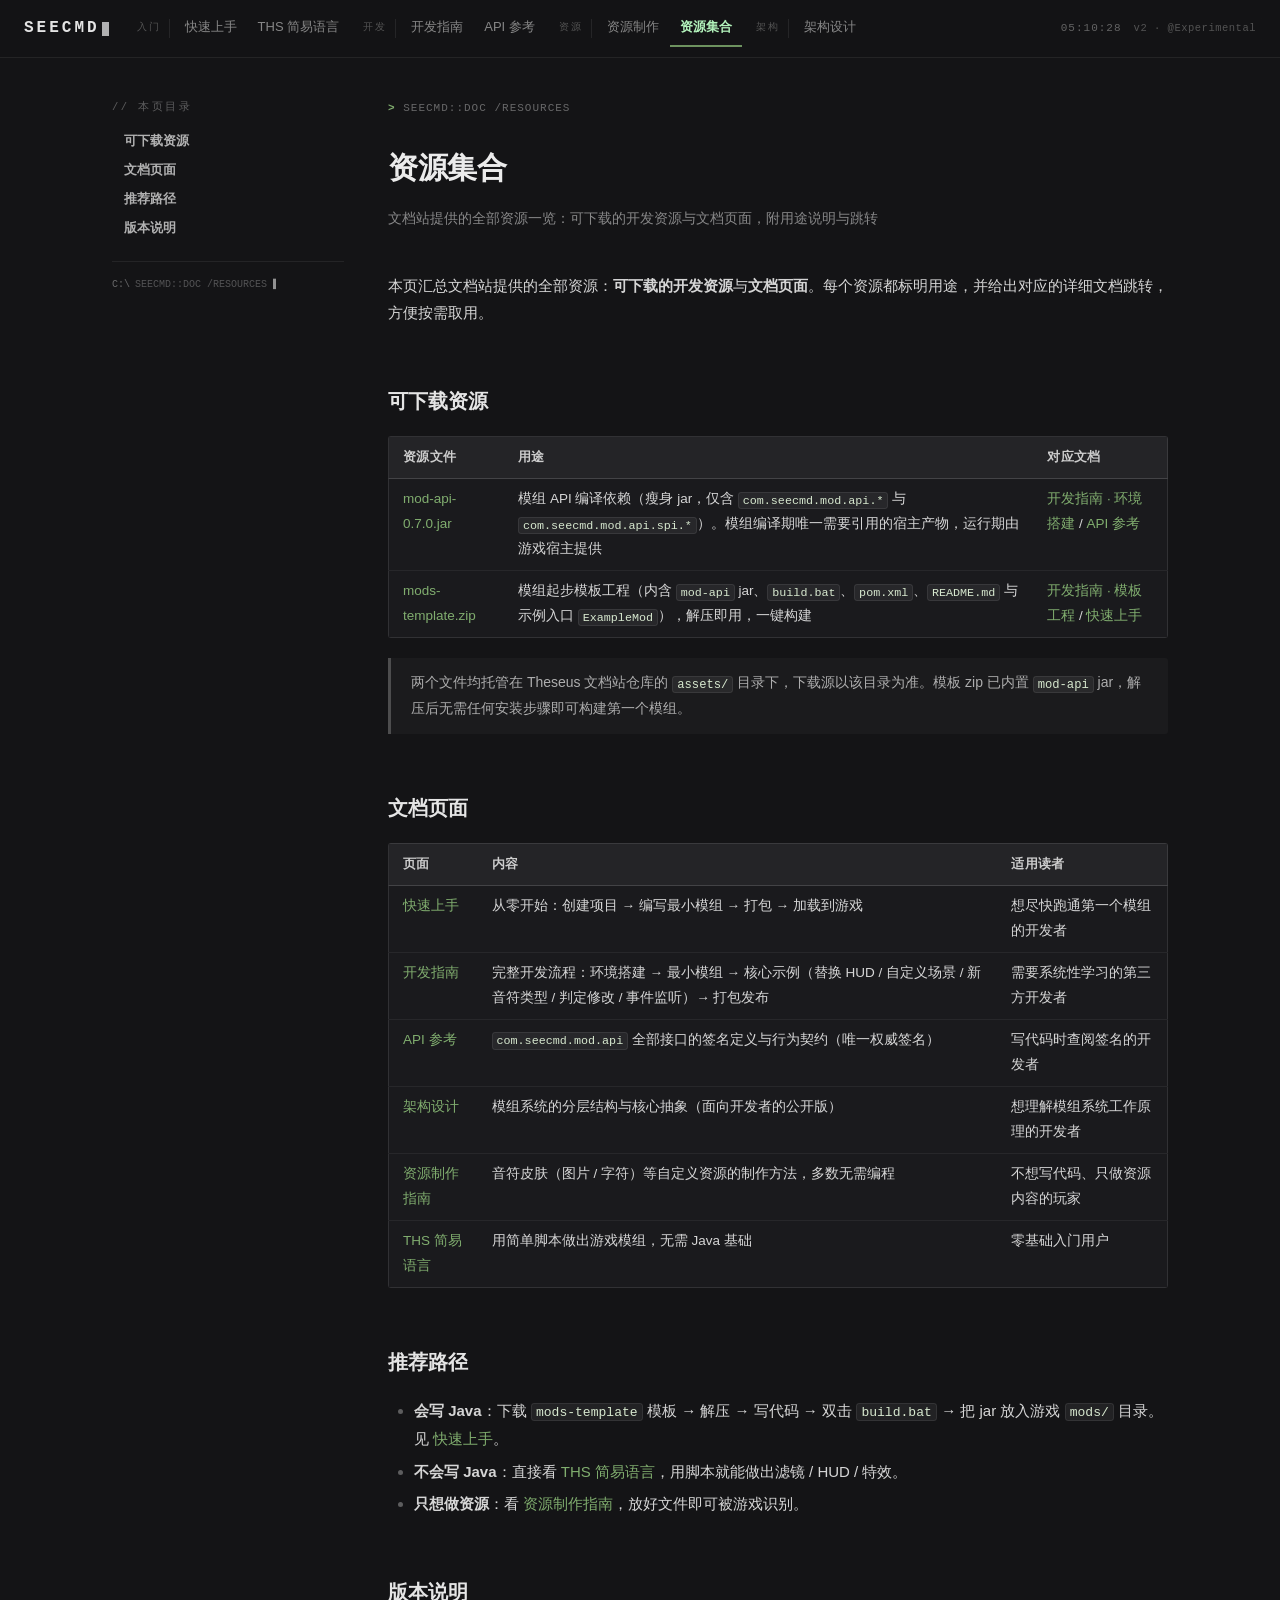
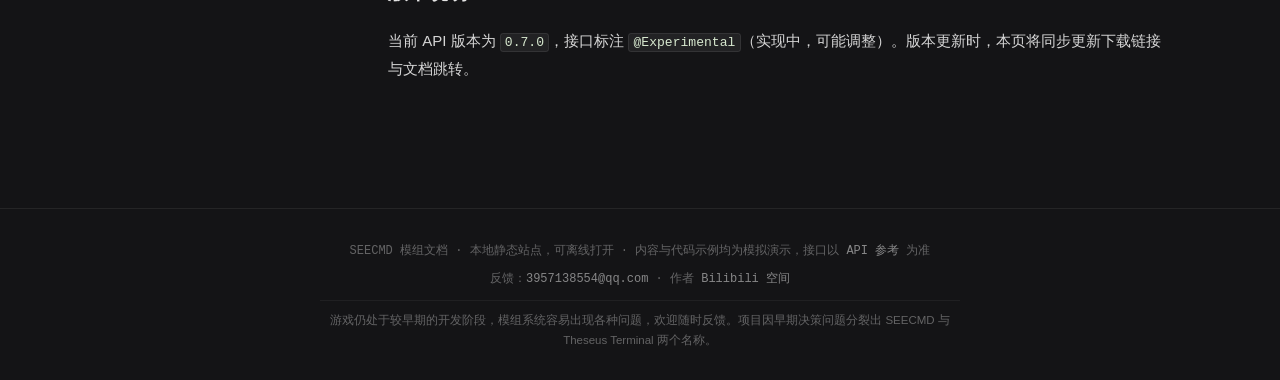
<file: resources.html>
<!DOCTYPE html>
<html lang="zh-CN">
<head>
<meta charset="UTF-8">
<meta name="viewport" content="width=device-width, initial-scale=1.0">
<title>资源集合 · SEECMD 模组文档</title>
<link rel="stylesheet" href="assets/style.css">
</head>
<body>


<header class="site-header">
  <div class="brand-group">
    <a class="brand" href="index.html">SEECMD<span class="brand-caret"></span></a>
    <button class="nav-toggle" onclick="toggleNav()" aria-label="菜单">&#9776;</button>
  </div>
  <nav class="main-nav">
    <div class="nav-group"><span class="nav-group-label">入门</span><a href="index.html">快速上手</a><a href="ths.html">THS 简易语言</a></div>
    <div class="nav-group"><span class="nav-group-label">开发</span><a href="guide.html">开发指南</a><a href="api.html">API 参考</a></div>
    <div class="nav-group"><span class="nav-group-label">资源</span><a href="assets.html">资源制作</a><a href="resources.html" class="active">资源集合</a></div>
    <div class="nav-group"><span class="nav-group-label">架构</span><a href="design.html">架构设计</a></div>
  </nav>
  <div class="header-hud">
    <span class="hud-clock mono">--:--:--</span>
    <span class="version">v2 &#183; @Experimental</span>
  </div>
</header>
<div class="layout">
<aside class="sidebar"><div class="toc-title">// 本页目录</div><nav class="toc"><ul><li class="l2"><a href="#可下载资源">可下载资源</a></li><li class="l2"><a href="#文档页面">文档页面</a></li><li class="l2"><a href="#推荐路径">推荐路径</a></li><li class="l2"><a href="#版本说明">版本说明</a></li></ul></nav><div class="sidebar-path"><span class="prompt">C:\</span>SEECMD::DOC /RESOURCES<span class="cursor">&#9612;</span></div></aside>
<main class="content">
<div class="page-path"><span class="prompt">&gt;</span> SEECMD::DOC /RESOURCES</div>
<h1>资源集合</h1>
<p class="doc-sub">文档站提供的全部资源一览：可下载的开发资源与文档页面，附用途说明与跳转</p>
<p>本页汇总文档站提供的全部资源：<strong>可下载的开发资源</strong>与<strong>文档页面</strong>。每个资源都标明用途，并给出对应的详细文档跳转，方便按需取用。</p>
<h2 id="可下载资源">可下载资源</h2>
<div class="table-scroll"><table><thead><tr><th>资源文件</th><th>用途</th><th>对应文档</th></tr></thead><tbody><tr><td><a href="https://github.com/luocaan/Theseus_doc/raw/main/assets/mod-api-0.7.0.jar" rel="noopener">mod-api-0.7.0.jar</a></td><td>模组 API 编译依赖（瘦身 jar，仅含 <code>com.seecmd.mod.api.*</code> 与 <code>com.seecmd.mod.api.spi.*</code>）。模组编译期唯一需要引用的宿主产物，运行期由游戏宿主提供</td><td><a href="guide.html">开发指南 · 环境搭建</a> / <a href="api.html">API 参考</a></td></tr><tr><td><a href="https://github.com/luocaan/Theseus_doc/raw/main/assets/mods-template.zip" rel="noopener">mods-template.zip</a></td><td>模组起步模板工程（内含 <code>mod-api</code> jar、<code>build.bat</code>、<code>pom.xml</code>、<code>README.md</code> 与示例入口 <code>ExampleMod</code>），解压即用，一键构建</td><td><a href="guide.html">开发指南 · 模板工程</a> / <a href="index.html">快速上手</a></td></tr></tbody></table></div>
<blockquote><p>两个文件均托管在 Theseus 文档站仓库的 <code>assets/</code> 目录下，下载源以该目录为准。模板 zip 已内置 <code>mod-api</code> jar，解压后无需任何安装步骤即可构建第一个模组。</p></blockquote>
<h2 id="文档页面">文档页面</h2>
<div class="table-scroll"><table><thead><tr><th>页面</th><th>内容</th><th>适用读者</th></tr></thead><tbody><tr><td><a href="index.html">快速上手</a></td><td>从零开始：创建项目 → 编写最小模组 → 打包 → 加载到游戏</td><td>想尽快跑通第一个模组的开发者</td></tr><tr><td><a href="guide.html">开发指南</a></td><td>完整开发流程：环境搭建 → 最小模组 → 核心示例（替换 HUD / 自定义场景 / 新音符类型 / 判定修改 / 事件监听）→ 打包发布</td><td>需要系统性学习的第三方开发者</td></tr><tr><td><a href="api.html">API 参考</a></td><td><code>com.seecmd.mod.api</code> 全部接口的签名定义与行为契约（唯一权威签名）</td><td>写代码时查阅签名的开发者</td></tr><tr><td><a href="design.html">架构设计</a></td><td>模组系统的分层结构与核心抽象（面向开发者的公开版）</td><td>想理解模组系统工作原理的开发者</td></tr><tr><td><a href="assets.html">资源制作指南</a></td><td>音符皮肤（图片 / 字符）等自定义资源的制作方法，多数无需编程</td><td>不想写代码、只做资源内容的玩家</td></tr><tr><td><a href="ths.html">THS 简易语言</a></td><td>用简单脚本做出游戏模组，无需 Java 基础</td><td>零基础入门用户</td></tr></tbody></table></div>
<h2 id="推荐路径">推荐路径</h2>
<ul><li><strong>会写 Java</strong>：下载 <code>mods-template</code> 模板 → 解压 → 写代码 → 双击 <code>build.bat</code> → 把 jar 放入游戏 <code>mods/</code> 目录。见 <a href="index.html">快速上手</a>。</li><li><strong>不会写 Java</strong>：直接看 <a href="ths.html">THS 简易语言</a>，用脚本就能做出滤镜 / HUD / 特效。</li><li><strong>只想做资源</strong>：看 <a href="assets.html">资源制作指南</a>，放好文件即可被游戏识别。</li></ul>
<h2 id="版本说明">版本说明</h2>
<p>当前 API 版本为 <code>0.7.0</code>，接口标注 <code>@Experimental</code>（实现中，可能调整）。版本更新时，本页将同步更新下载链接与文档跳转。</p>
</main>
</div>
<footer class="site-foot"><div class="foot-row"><span class="foot-line">SEECMD 模组文档 · 本地静态站点，可离线打开 · 内容与代码示例均为模拟演示，接口以 <a href="api.html">API 参考</a> 为准</span></div><div class="foot-row"><span class="foot-line">反馈：<a href="mailto:3957138554@qq.com">3957138554@qq.com</a> · 作者 <a href="https://space.bilibili.com/3493124712171876" target="_blank" rel="noopener">Bilibili 空间</a></span></div><div class="foot-note">游戏仍处于较早期的开发阶段，模组系统容易出现各种问题，欢迎随时反馈。项目因早期决策问题分裂出 SEECMD 与 Theseus Terminal 两个名称。</div></footer>
<script>
function toggleNav() {
  // 移动端：汉堡按钮打开本页目录（sidebar TOC）
  var sb = document.querySelector(".sidebar");
  if (sb) sb.classList.toggle("open");
}
document.addEventListener("click", function(e) {
  var sb = document.querySelector(".sidebar");
  if (sb && sb.classList.contains("open") && !sb.contains(e.target) && !e.target.classList.contains("nav-toggle")) {
    sb.classList.remove("open");
  }
});
</script>
<script src="assets/app.js"></script>
</body>
</html>
</file>
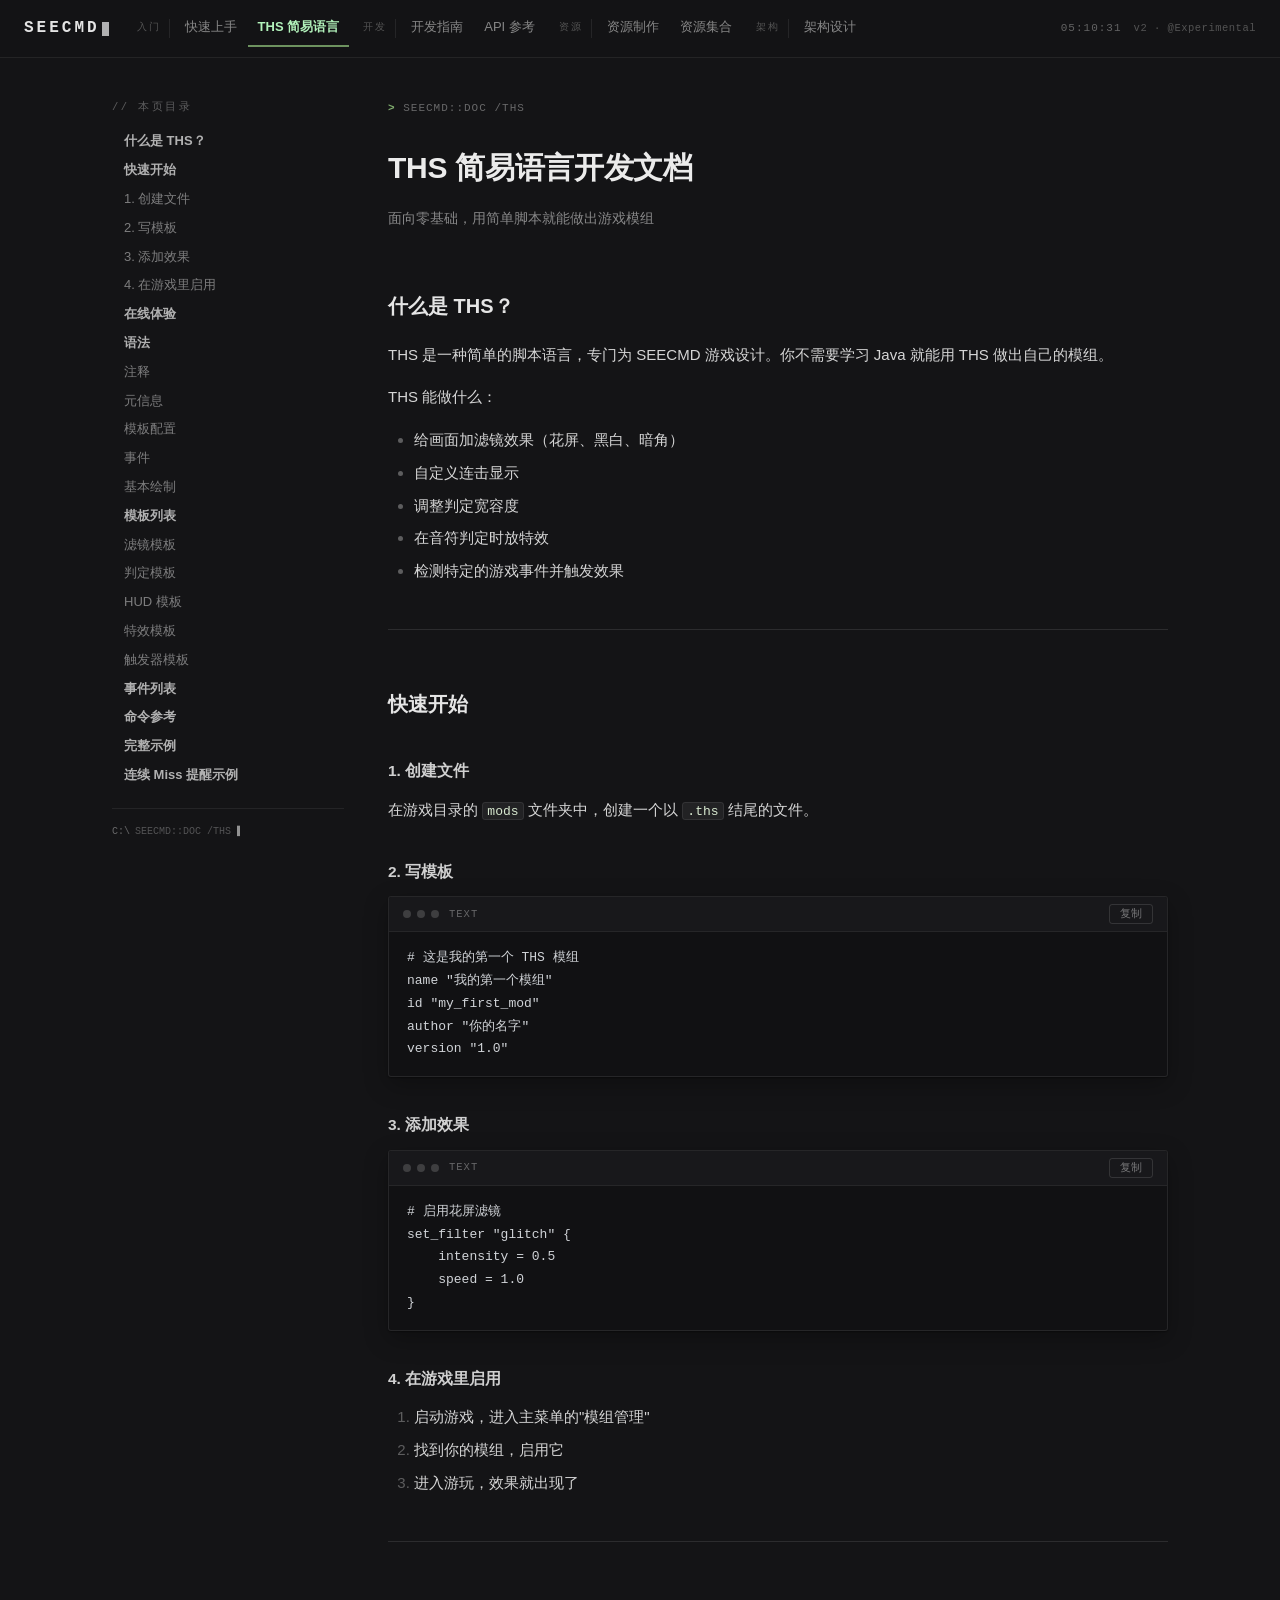
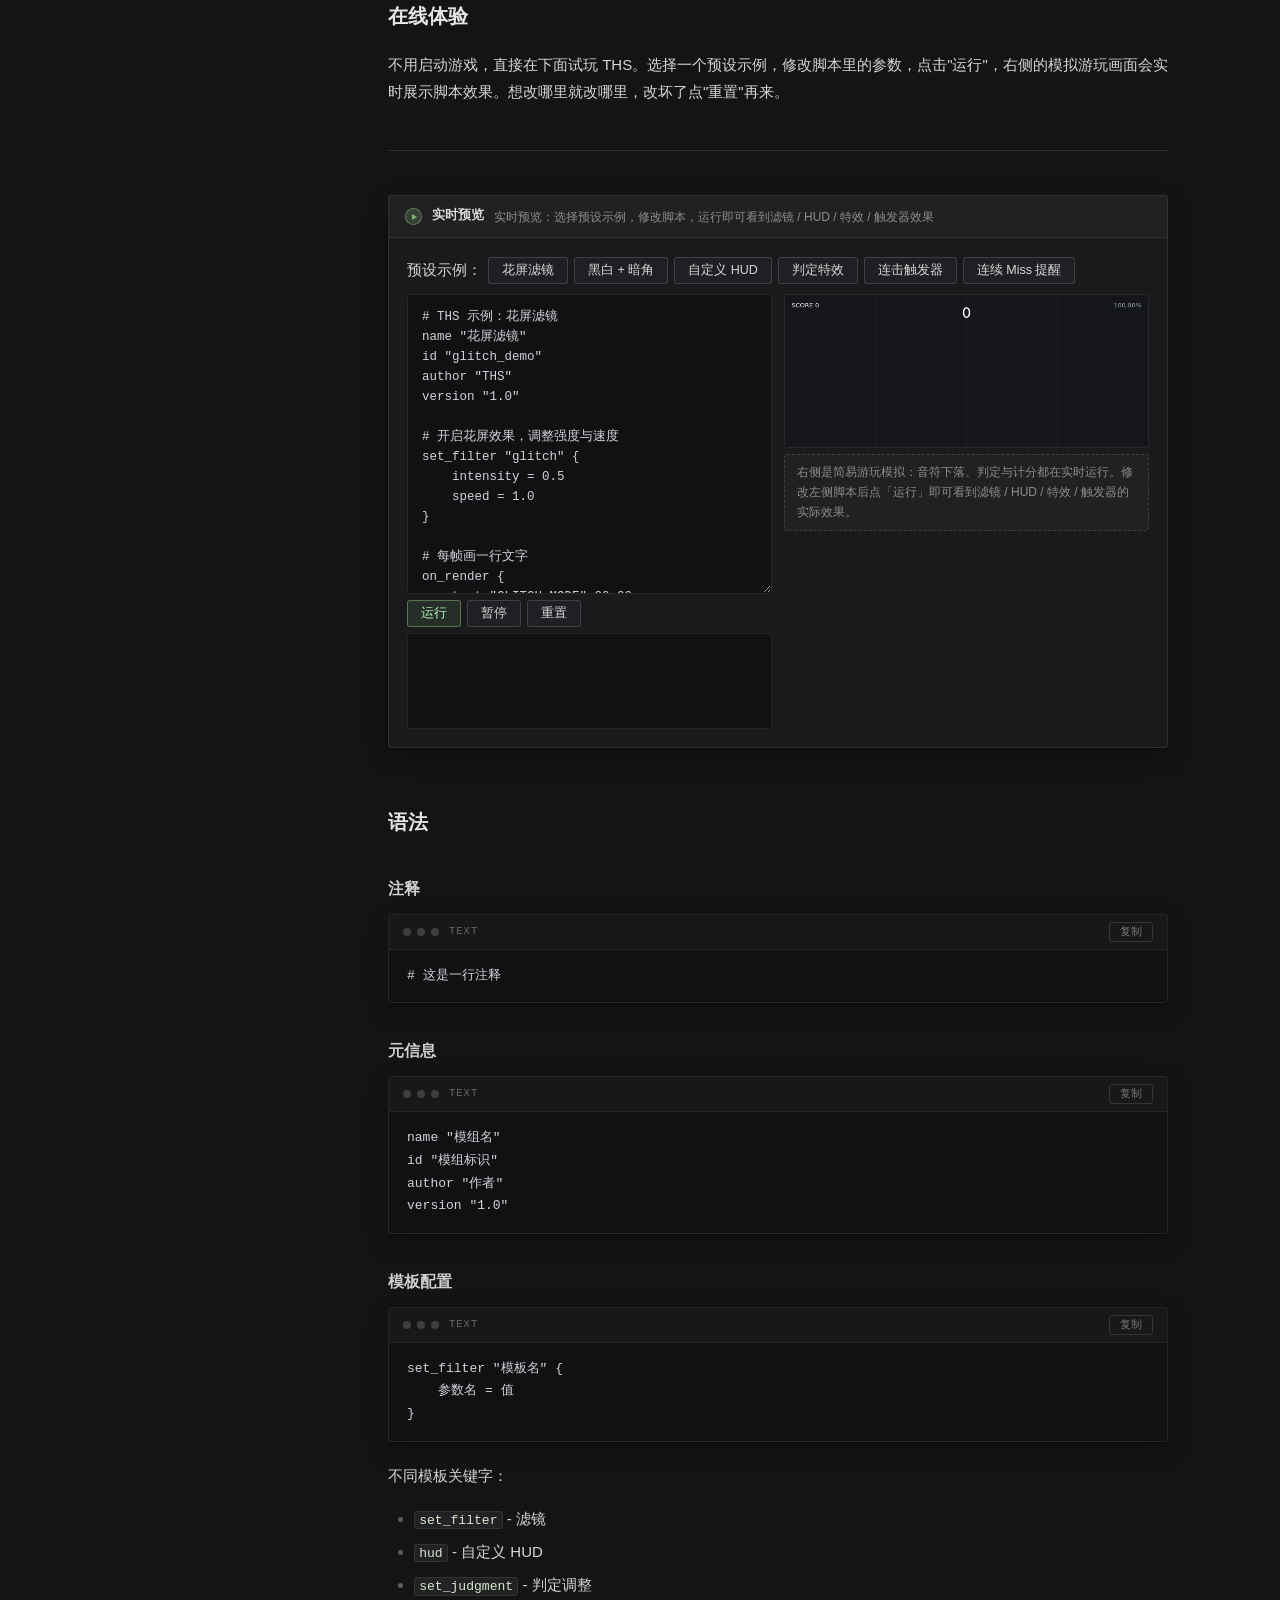
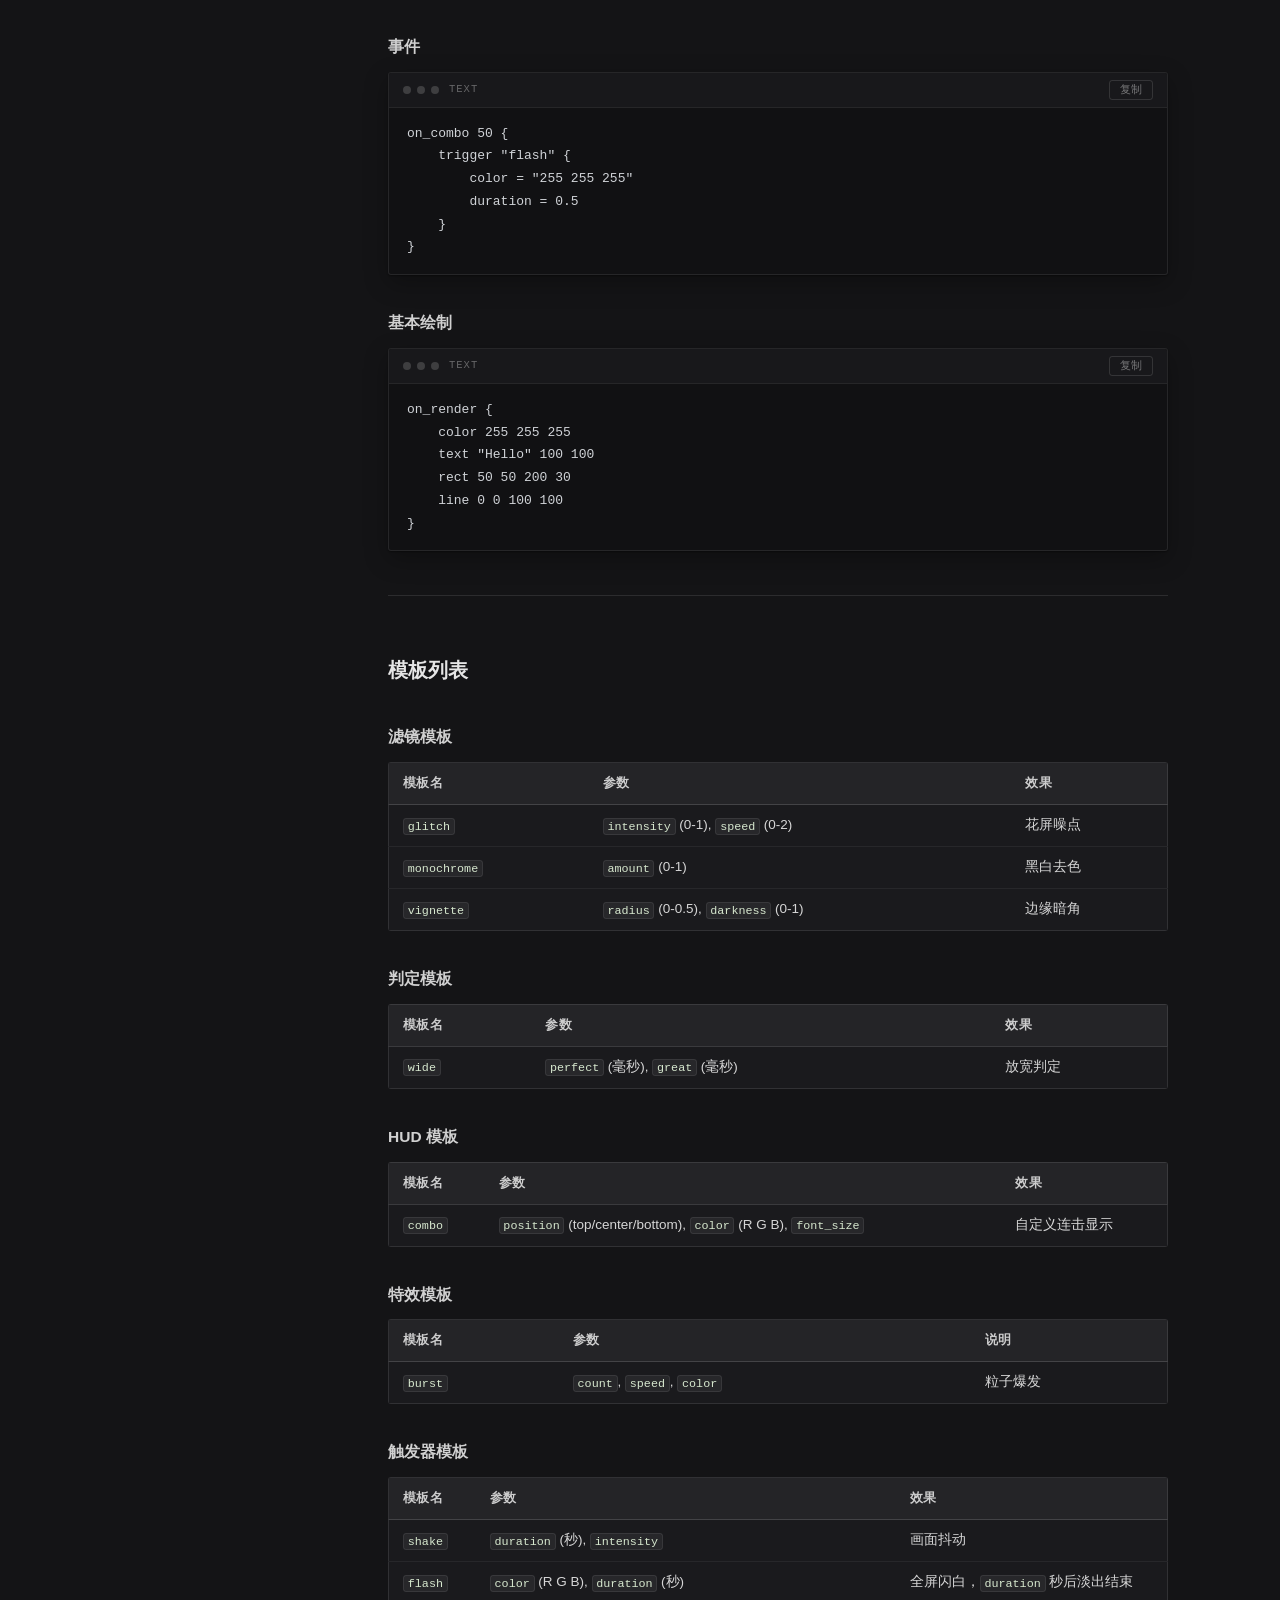
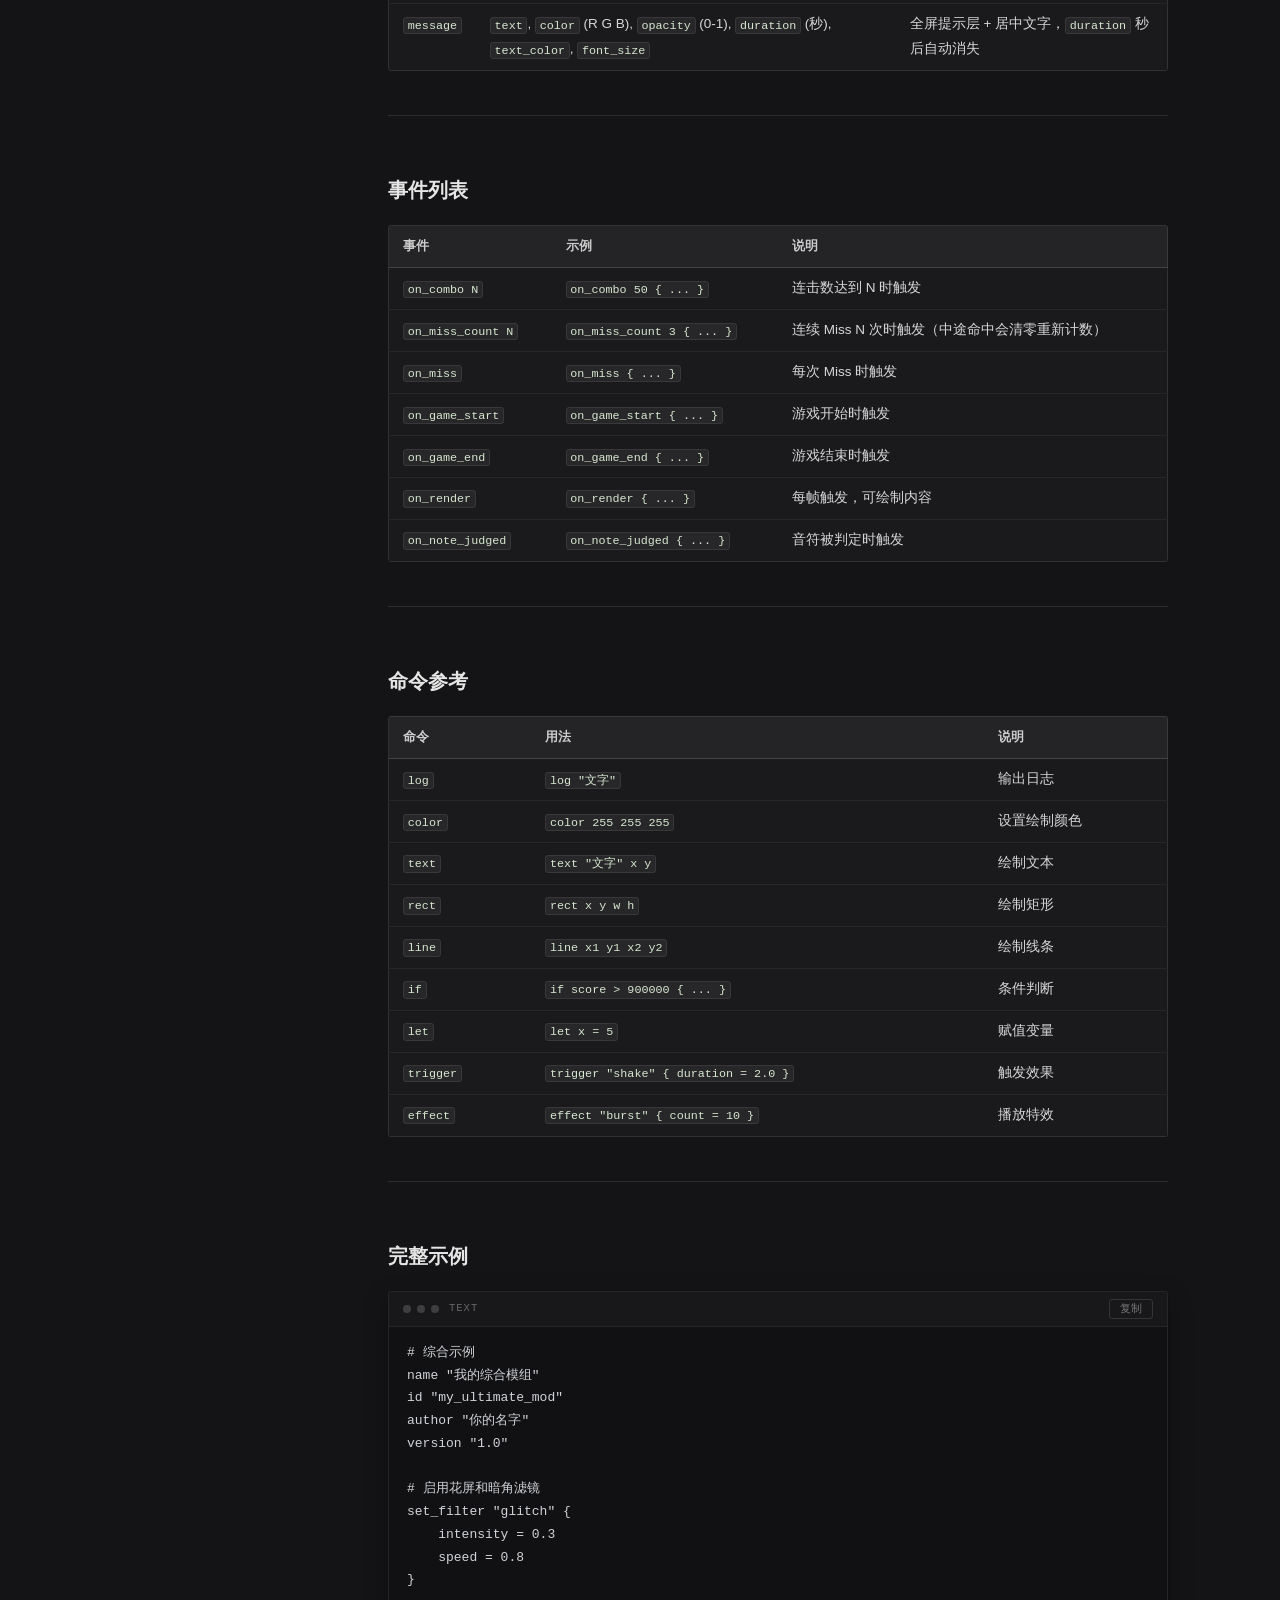
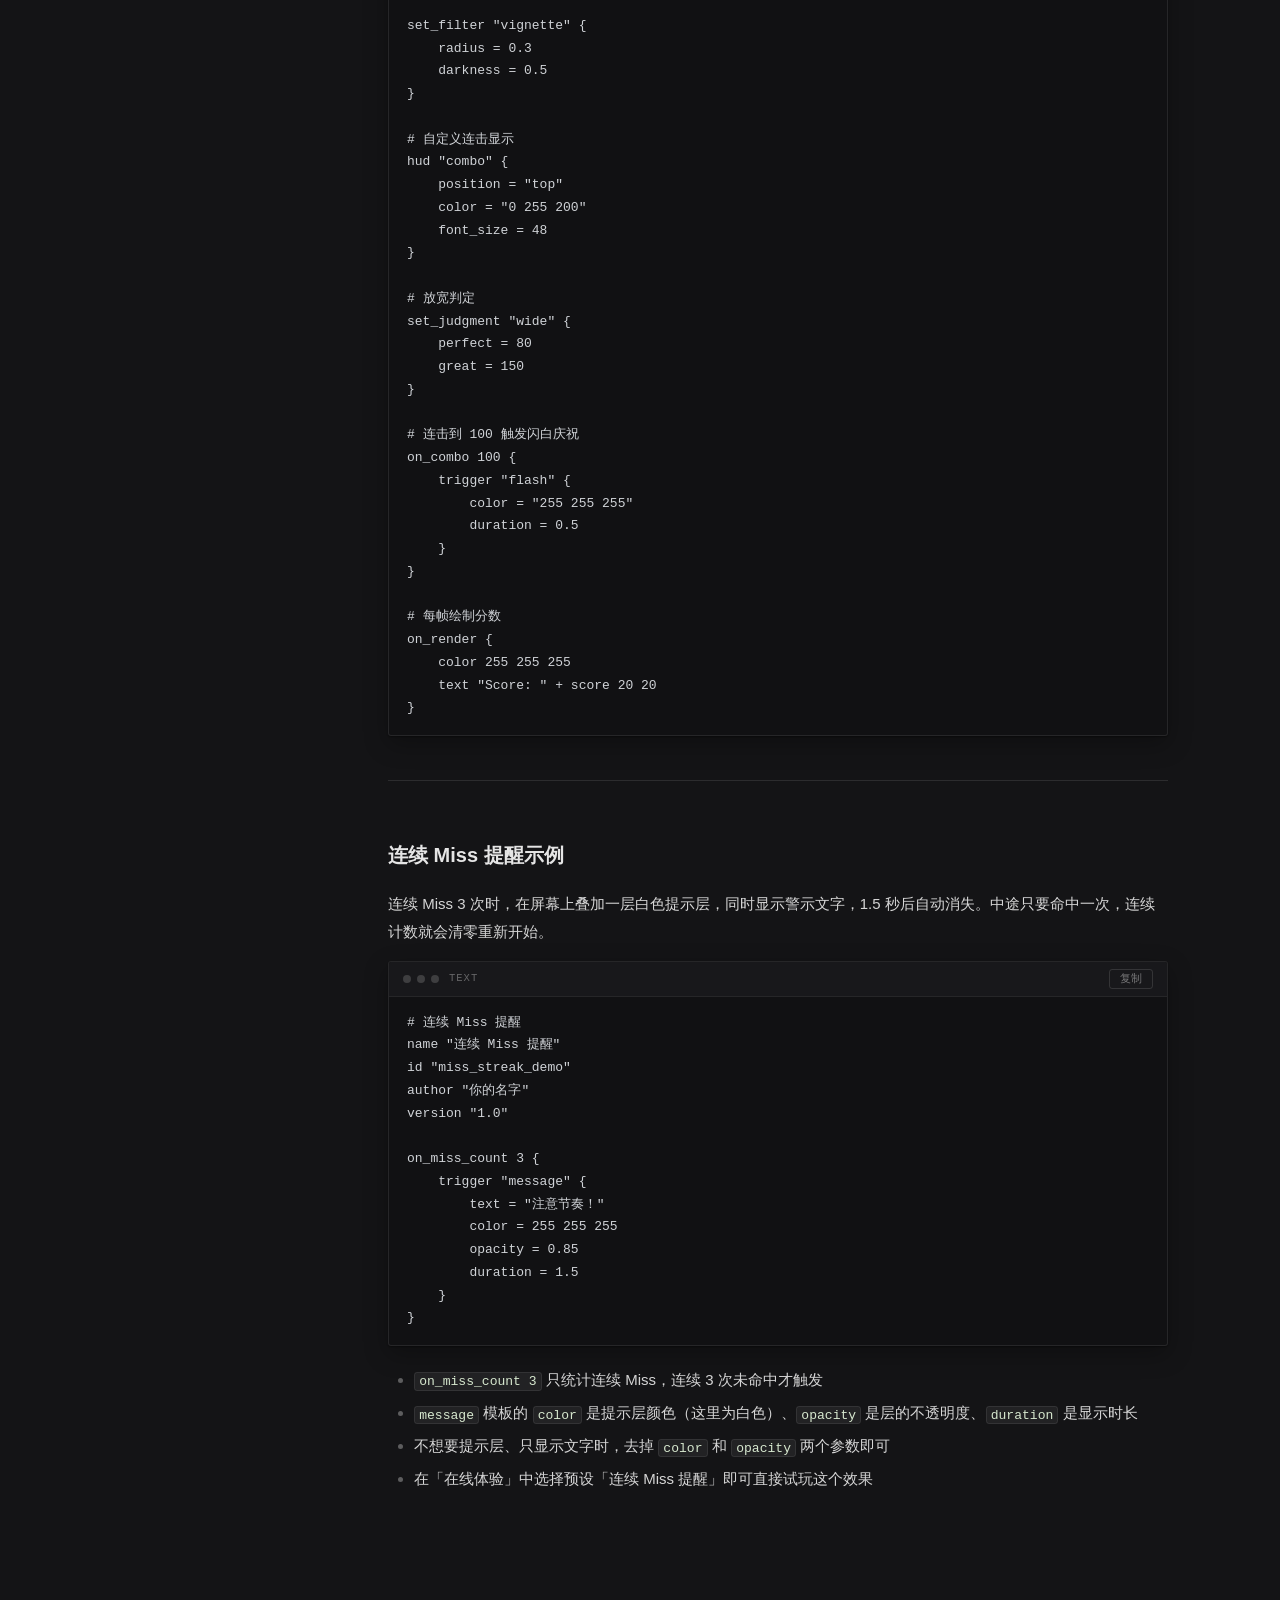
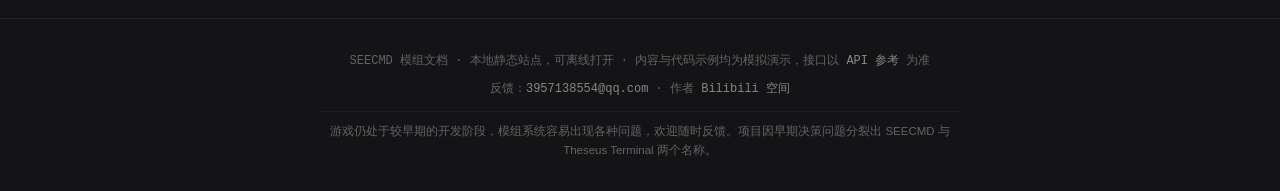
<file: ths.html>
<!DOCTYPE html>
<html lang="zh-CN">
<head>
<meta charset="UTF-8">
<meta name="viewport" content="width=device-width, initial-scale=1.0">
<title>THS 简易语言开发文档 · SEECMD 模组文档</title>
<link rel="stylesheet" href="assets/style.css">
</head>
<body>


<header class="site-header">
  <div class="brand-group">
    <a class="brand" href="index.html">SEECMD<span class="brand-caret"></span></a>
    <button class="nav-toggle" onclick="toggleNav()" aria-label="菜单">&#9776;</button>
  </div>
  <nav class="main-nav">
    <div class="nav-group"><span class="nav-group-label">入门</span><a href="index.html">快速上手</a><a href="ths.html" class="active">THS 简易语言</a></div>
    <div class="nav-group"><span class="nav-group-label">开发</span><a href="guide.html">开发指南</a><a href="api.html">API 参考</a></div>
    <div class="nav-group"><span class="nav-group-label">资源</span><a href="assets.html">资源制作</a><a href="resources.html">资源集合</a></div>
    <div class="nav-group"><span class="nav-group-label">架构</span><a href="design.html">架构设计</a></div>
  </nav>
  <div class="header-hud">
    <span class="hud-clock mono">--:--:--</span>
    <span class="version">v2 &#183; @Experimental</span>
  </div>
</header>
<div class="layout">
<aside class="sidebar"><div class="toc-title">// 本页目录</div><nav class="toc"><ul><li class="l2"><a href="#什么是-ths">什么是 THS？</a></li><li class="l2"><a href="#快速开始">快速开始</a></li><li class="l3"><a href="#1-创建文件">1. 创建文件</a></li><li class="l3"><a href="#2-写模板">2. 写模板</a></li><li class="l3"><a href="#3-添加效果">3. 添加效果</a></li><li class="l3"><a href="#4-在游戏里启用">4. 在游戏里启用</a></li><li class="l2"><a href="#在线体验">在线体验</a></li><li class="l2"><a href="#语法">语法</a></li><li class="l3"><a href="#注释">注释</a></li><li class="l3"><a href="#元信息">元信息</a></li><li class="l3"><a href="#模板配置">模板配置</a></li><li class="l3"><a href="#事件">事件</a></li><li class="l3"><a href="#基本绘制">基本绘制</a></li><li class="l2"><a href="#模板列表">模板列表</a></li><li class="l3"><a href="#滤镜模板">滤镜模板</a></li><li class="l3"><a href="#判定模板">判定模板</a></li><li class="l3"><a href="#hud-模板">HUD 模板</a></li><li class="l3"><a href="#特效模板">特效模板</a></li><li class="l3"><a href="#触发器模板">触发器模板</a></li><li class="l2"><a href="#事件列表">事件列表</a></li><li class="l2"><a href="#命令参考">命令参考</a></li><li class="l2"><a href="#完整示例">完整示例</a></li><li class="l2"><a href="#连续-miss-提醒示例">连续 Miss 提醒示例</a></li></ul></nav><div class="sidebar-path"><span class="prompt">C:\</span>SEECMD::DOC /THS<span class="cursor">&#9612;</span></div></aside>
<main class="content">
<div class="page-path"><span class="prompt">&gt;</span> SEECMD::DOC /THS</div>
<h1>THS 简易语言开发文档</h1>
<p class="doc-sub">面向零基础，用简单脚本就能做出游戏模组</p>
<h2 id="什么是-ths">什么是 THS？</h2>
<p>THS 是一种简单的脚本语言，专门为 SEECMD 游戏设计。你不需要学习 Java 就能用 THS 做出自己的模组。</p>
<p>THS 能做什么：</p>
<ul><li>给画面加滤镜效果（花屏、黑白、暗角）</li><li>自定义连击显示</li><li>调整判定宽容度</li><li>在音符判定时放特效</li><li>检测特定的游戏事件并触发效果</li></ul>
<hr>
<h2 id="快速开始">快速开始</h2>
<h3 id="1-创建文件">1. 创建文件</h3>
<p>在游戏目录的 <code>mods</code> 文件夹中，创建一个以 <code>.ths</code> 结尾的文件。</p>
<h3 id="2-写模板">2. 写模板</h3>
<div class="code-wrap"><div class="code-head"><span class="code-dots"><i></i><i></i><i></i></span><span class="code-lang">text</span></div><pre><code># 这是我的第一个 THS 模组
name &quot;我的第一个模组&quot;
id &quot;my_first_mod&quot;
author &quot;你的名字&quot;
version &quot;1.0&quot;</code></pre></div>
<h3 id="3-添加效果">3. 添加效果</h3>
<div class="code-wrap"><div class="code-head"><span class="code-dots"><i></i><i></i><i></i></span><span class="code-lang">text</span></div><pre><code># 启用花屏滤镜
set_filter &quot;glitch&quot; {
    intensity = 0.5
    speed = 1.0
}</code></pre></div>
<h3 id="4-在游戏里启用">4. 在游戏里启用</h3>
<ol><li>启动游戏，进入主菜单的"模组管理"</li><li>找到你的模组，启用它</li><li>进入游玩，效果就出现了</li></ol>
<hr>
<h2 id="在线体验">在线体验</h2>
<p>不用启动游戏，直接在下面试玩 THS。选择一个预设示例，修改脚本里的参数，点击"运行"，右侧的模拟游玩画面会实时展示脚本效果。想改哪里就改哪里，改坏了点"重置"再来。</p>
<hr>
<div class="demo" data-demo="ths-playground"><div class="demo-head"><span class="play-ic"></span><span class="demo-title">实时预览</span><span class="demo-cap">实时预览：选择预设示例，修改脚本，运行即可看到滤镜 / HUD / 特效 / 触发器效果</span></div><div class="demo-body-placeholder"></div></div>
<h2 id="语法">语法</h2>
<h3 id="注释">注释</h3>
<div class="code-wrap"><div class="code-head"><span class="code-dots"><i></i><i></i><i></i></span><span class="code-lang">text</span></div><pre><code># 这是一行注释</code></pre></div>
<h3 id="元信息">元信息</h3>
<div class="code-wrap"><div class="code-head"><span class="code-dots"><i></i><i></i><i></i></span><span class="code-lang">text</span></div><pre><code>name &quot;模组名&quot;
id &quot;模组标识&quot;
author &quot;作者&quot;
version &quot;1.0&quot;</code></pre></div>
<h3 id="模板配置">模板配置</h3>
<div class="code-wrap"><div class="code-head"><span class="code-dots"><i></i><i></i><i></i></span><span class="code-lang">text</span></div><pre><code>set_filter &quot;模板名&quot; {
    参数名 = 值
}</code></pre></div>
<p>不同模板关键字：</p>
<ul><li><code>set_filter</code> - 滤镜</li><li><code>hud</code> - 自定义 HUD</li><li><code>set_judgment</code> - 判定调整</li></ul>
<h3 id="事件">事件</h3>
<div class="code-wrap"><div class="code-head"><span class="code-dots"><i></i><i></i><i></i></span><span class="code-lang">text</span></div><pre><code>on_combo 50 {
    trigger &quot;flash&quot; {
        color = &quot;255 255 255&quot;
        duration = 0.5
    }
}</code></pre></div>
<h3 id="基本绘制">基本绘制</h3>
<div class="code-wrap"><div class="code-head"><span class="code-dots"><i></i><i></i><i></i></span><span class="code-lang">text</span></div><pre><code>on_render {
    color 255 255 255
    text &quot;Hello&quot; 100 100
    rect 50 50 200 30
    line 0 0 100 100
}</code></pre></div>
<hr>
<h2 id="模板列表">模板列表</h2>
<h3 id="滤镜模板">滤镜模板</h3>
<div class="table-scroll"><table><thead><tr><th>模板名</th><th>参数</th><th>效果</th></tr></thead><tbody><tr><td><code>glitch</code></td><td><code>intensity</code> (0-1), <code>speed</code> (0-2)</td><td>花屏噪点</td></tr><tr><td><code>monochrome</code></td><td><code>amount</code> (0-1)</td><td>黑白去色</td></tr><tr><td><code>vignette</code></td><td><code>radius</code> (0-0.5), <code>darkness</code> (0-1)</td><td>边缘暗角</td></tr></tbody></table></div>
<h3 id="判定模板">判定模板</h3>
<div class="table-scroll"><table><thead><tr><th>模板名</th><th>参数</th><th>效果</th></tr></thead><tbody><tr><td><code>wide</code></td><td><code>perfect</code> (毫秒), <code>great</code> (毫秒)</td><td>放宽判定</td></tr></tbody></table></div>
<h3 id="hud-模板">HUD 模板</h3>
<div class="table-scroll"><table><thead><tr><th>模板名</th><th>参数</th><th>效果</th></tr></thead><tbody><tr><td><code>combo</code></td><td><code>position</code> (top/center/bottom), <code>color</code> (R G B), <code>font_size</code></td><td>自定义连击显示</td></tr></tbody></table></div>
<h3 id="特效模板">特效模板</h3>
<div class="table-scroll"><table><thead><tr><th>模板名</th><th>参数</th><th>说明</th></tr></thead><tbody><tr><td><code>burst</code></td><td><code>count</code>, <code>speed</code>, <code>color</code></td><td>粒子爆发</td></tr></tbody></table></div>
<h3 id="触发器模板">触发器模板</h3>
<div class="table-scroll"><table><thead><tr><th>模板名</th><th>参数</th><th>效果</th></tr></thead><tbody><tr><td><code>shake</code></td><td><code>duration</code> (秒), <code>intensity</code></td><td>画面抖动</td></tr><tr><td><code>flash</code></td><td><code>color</code> (R G B), <code>duration</code> (秒)</td><td>全屏闪白，<code>duration</code> 秒后淡出结束</td></tr><tr><td><code>message</code></td><td><code>text</code>, <code>color</code> (R G B), <code>opacity</code> (0-1), <code>duration</code> (秒), <code>text_color</code>, <code>font_size</code></td><td>全屏提示层 + 居中文字，<code>duration</code> 秒后自动消失</td></tr></tbody></table></div>
<hr>
<h2 id="事件列表">事件列表</h2>
<div class="table-scroll"><table><thead><tr><th>事件</th><th>示例</th><th>说明</th></tr></thead><tbody><tr><td><code>on_combo N</code></td><td><code>on_combo 50 { ... }</code></td><td>连击数达到 N 时触发</td></tr><tr><td><code>on_miss_count N</code></td><td><code>on_miss_count 3 { ... }</code></td><td>连续 Miss N 次时触发（中途命中会清零重新计数）</td></tr><tr><td><code>on_miss</code></td><td><code>on_miss { ... }</code></td><td>每次 Miss 时触发</td></tr><tr><td><code>on_game_start</code></td><td><code>on_game_start { ... }</code></td><td>游戏开始时触发</td></tr><tr><td><code>on_game_end</code></td><td><code>on_game_end { ... }</code></td><td>游戏结束时触发</td></tr><tr><td><code>on_render</code></td><td><code>on_render { ... }</code></td><td>每帧触发，可绘制内容</td></tr><tr><td><code>on_note_judged</code></td><td><code>on_note_judged { ... }</code></td><td>音符被判定时触发</td></tr></tbody></table></div>
<hr>
<h2 id="命令参考">命令参考</h2>
<div class="table-scroll"><table><thead><tr><th>命令</th><th>用法</th><th>说明</th></tr></thead><tbody><tr><td><code>log</code></td><td><code>log &quot;文字&quot;</code></td><td>输出日志</td></tr><tr><td><code>color</code></td><td><code>color 255 255 255</code></td><td>设置绘制颜色</td></tr><tr><td><code>text</code></td><td><code>text &quot;文字&quot; x y</code></td><td>绘制文本</td></tr><tr><td><code>rect</code></td><td><code>rect x y w h</code></td><td>绘制矩形</td></tr><tr><td><code>line</code></td><td><code>line x1 y1 x2 y2</code></td><td>绘制线条</td></tr><tr><td><code>if</code></td><td><code>if score &gt; 900000 { ... }</code></td><td>条件判断</td></tr><tr><td><code>let</code></td><td><code>let x = 5</code></td><td>赋值变量</td></tr><tr><td><code>trigger</code></td><td><code>trigger &quot;shake&quot; { duration = 2.0 }</code></td><td>触发效果</td></tr><tr><td><code>effect</code></td><td><code>effect &quot;burst&quot; { count = 10 }</code></td><td>播放特效</td></tr></tbody></table></div>
<hr>
<h2 id="完整示例">完整示例</h2>
<div class="code-wrap"><div class="code-head"><span class="code-dots"><i></i><i></i><i></i></span><span class="code-lang">text</span></div><pre><code># 综合示例
name &quot;我的综合模组&quot;
id &quot;my_ultimate_mod&quot;
author &quot;你的名字&quot;
version &quot;1.0&quot;

# 启用花屏和暗角滤镜
set_filter &quot;glitch&quot; {
    intensity = 0.3
    speed = 0.8
}

set_filter &quot;vignette&quot; {
    radius = 0.3
    darkness = 0.5
}

# 自定义连击显示
hud &quot;combo&quot; {
    position = &quot;top&quot;
    color = &quot;0 255 200&quot;
    font_size = 48
}

# 放宽判定
set_judgment &quot;wide&quot; {
    perfect = 80
    great = 150
}

# 连击到 100 触发闪白庆祝
on_combo 100 {
    trigger &quot;flash&quot; {
        color = &quot;255 255 255&quot;
        duration = 0.5
    }
}

# 每帧绘制分数
on_render {
    color 255 255 255
    text &quot;Score: &quot; + score 20 20
}</code></pre></div>
<hr>
<h2 id="连续-miss-提醒示例">连续 Miss 提醒示例</h2>
<p>连续 Miss 3 次时，在屏幕上叠加一层白色提示层，同时显示警示文字，1.5 秒后自动消失。中途只要命中一次，连续计数就会清零重新开始。</p>
<div class="code-wrap"><div class="code-head"><span class="code-dots"><i></i><i></i><i></i></span><span class="code-lang">text</span></div><pre><code># 连续 Miss 提醒
name &quot;连续 Miss 提醒&quot;
id &quot;miss_streak_demo&quot;
author &quot;你的名字&quot;
version &quot;1.0&quot;

on_miss_count 3 {
    trigger &quot;message&quot; {
        text = &quot;注意节奏！&quot;
        color = 255 255 255
        opacity = 0.85
        duration = 1.5
    }
}</code></pre></div>
<ul><li><code>on_miss_count 3</code> 只统计连续 Miss，连续 3 次未命中才触发</li><li><code>message</code> 模板的 <code>color</code> 是提示层颜色（这里为白色）、<code>opacity</code> 是层的不透明度、<code>duration</code> 是显示时长</li><li>不想要提示层、只显示文字时，去掉 <code>color</code> 和 <code>opacity</code> 两个参数即可</li><li>在「在线体验」中选择预设「连续 Miss 提醒」即可直接试玩这个效果</li></ul>
</main>
</div>
<footer class="site-foot"><div class="foot-row"><span class="foot-line">SEECMD 模组文档 · 本地静态站点，可离线打开 · 内容与代码示例均为模拟演示，接口以 <a href="api.html">API 参考</a> 为准</span></div><div class="foot-row"><span class="foot-line">反馈：<a href="mailto:3957138554@qq.com">3957138554@qq.com</a> · 作者 <a href="https://space.bilibili.com/3493124712171876" target="_blank" rel="noopener">Bilibili 空间</a></span></div><div class="foot-note">游戏仍处于较早期的开发阶段，模组系统容易出现各种问题，欢迎随时反馈。项目因早期决策问题分裂出 SEECMD 与 Theseus Terminal 两个名称。</div></footer>
<script>
function toggleNav() {
  // 移动端：汉堡按钮打开本页目录（sidebar TOC）
  var sb = document.querySelector(".sidebar");
  if (sb) sb.classList.toggle("open");
}
document.addEventListener("click", function(e) {
  var sb = document.querySelector(".sidebar");
  if (sb && sb.classList.contains("open") && !sb.contains(e.target) && !e.target.classList.contains("nav-toggle")) {
    sb.classList.remove("open");
  }
});
</script>
<script src="assets/app.js"></script>
</body>
</html>
</file>
<file: assets/style.css>
/* ============================================================
   SEECMD 模组文档站 — 共享样式
   设计语言（提炼自 rainmorime 个人站，应用于文档场景），非常好网站，值得一品：www.rainmorime.com：
   · 色彩极简：近黑底 #141416，唯一强调色为低饱和绿
   · 层级靠透明度：主文 0.92 / 次文 0.55 / 弱化 0.38 / 线 0.10
   · 强调色只出现在"有信息含义"处：链接、active、状态、代码高亮
   · 动效克制：一次性淡入 + 缓慢呼吸，无霓虹闪烁
   · 留白充分：大间距 + 低密度装饰，靠排版而非边框堆砌
   ============================================================ */

:root {
  --bg: #141416;
  --panel: #1a1a1d;
  --elev: #202024;
  --code-bg: #111113;
  --code-head: #18181b;
  --fg: rgba(230, 230, 230, 0.92);
  --fg-dim: rgba(230, 230, 230, 0.55);
  --fg-faint: rgba(230, 230, 230, 0.38);
  --line: rgba(255, 255, 255, 0.10);
  --line-strong: rgba(255, 255, 255, 0.17);
  --accent: rgba(140, 190, 120, 0.9);      /* 低饱和绿（主强调） */
  --accent-strong: #b2f2bb;
  --accent-glow: rgba(140, 190, 120, 0.20);
  --ok: rgba(140, 190, 120, 0.9);
  --warn: rgba(220, 170, 90, 0.9);
  --plan: rgba(150, 155, 165, 0.8);
  --danger: rgba(230, 120, 110, 0.9);
  --shadow: 0 1px 2px rgba(0, 0, 0, 0.4), 0 8px 24px rgba(0, 0, 0, 0.28);
  --radius: 3px;
  --header-h: 58px;
  --font: -apple-system, "Segoe UI", "Microsoft YaHei", "PingFang SC",
          "Noto Sans SC", "Noto Sans CJK SC", "Helvetica Neue", Arial, sans-serif;
  --mono: "Cascadia Code", "JetBrains Mono", Consolas, "SF Mono", "Courier New", monospace;
}

* { box-sizing: border-box; }

html { scroll-behavior: smooth; }

/* 自定义滚动条（全站统一，暗色细条，与整体风格协调） */
* { scrollbar-width: thin; scrollbar-color: rgba(230, 230, 230, 0.22) rgba(230, 230, 230, 0.04); }
*::-webkit-scrollbar { width: 9px; height: 9px; }
*::-webkit-scrollbar-track { background: rgba(230, 230, 230, 0.04); }
*::-webkit-scrollbar-thumb {
  background: rgba(230, 230, 230, 0.22);
  border-radius: 5px;
  border: 2px solid transparent;
  background-clip: padding-box;
}
*::-webkit-scrollbar-thumb:hover {
  background: rgba(230, 230, 230, 0.38);
  background-clip: padding-box;
}
*::-webkit-scrollbar-corner { background: transparent; }

body {
  margin: 0;
  font-family: var(--font);
  color: var(--fg);
  background: var(--bg);
  line-height: 1.85;
  font-size: 15px;
  -webkit-font-smoothing: antialiased;
}

::selection { background: rgba(230, 230, 230, 0.85); color: #1a1a1a; text-shadow: none; }

.mono { font-family: var(--mono); }

/* ---------- 基础元素 ---------- */

a {
  color: var(--accent);
  text-decoration: none;
  transition: color 0.15s ease;
}
a:hover { color: var(--accent-strong); text-decoration: underline; text-underline-offset: 3px; }

code {
  font-family: var(--mono);
  font-size: 0.87em;
  background: rgba(255, 255, 255, 0.06);
  border: 1px solid rgba(255, 255, 255, 0.08);
  border-radius: 3px;
  padding: 0.05em 0.32em;
  color: #d7e8cf;
}
pre code {
  background: none;
  border: none;
  padding: 0;
  color: inherit;
  font-size: 13px;
  line-height: 1.75;
  display: block;
}

/* ================= 顶部导航 ================= */

.site-header {
  position: sticky;
  top: 0;
  z-index: 50;
  height: var(--header-h);
  background: rgba(20, 20, 22, 0.86);
  backdrop-filter: blur(10px);
  border-bottom: 1px solid rgba(255, 255, 255, 0.07);
  display: flex;
  align-items: center;
  padding: 0 24px;
  gap: 10px;
}

/* 品牌：等宽粗体 + 缓慢呼吸光标 */
.brand-group {
  display: flex;
  align-items: center;
  gap: 10px;
  margin-right: 18px;
  flex: none;
}
.brand {
  font-family: var(--mono);
  font-weight: 700;
  font-size: 16px;
  letter-spacing: 3px;
  color: rgba(240, 240, 240, 0.95);
  display: flex;
  align-items: center;
  gap: 2px;
  text-decoration: none;
}
.brand:hover { color: #fff; text-decoration: none; }
.brand-caret {
  width: 7px;
  height: 14px;
  background: rgba(230, 230, 230, 0.75);
  animation: caret-breathe 2.2s ease-in-out infinite;
}
@keyframes caret-breathe {
  0%, 100% { opacity: 0.9; }
  50% { opacity: 0.25; }
}

/* 分组导航 */
.main-nav {
  display: flex;
  gap: 14px;
  flex: 1;
  min-width: 0;
  overflow-x: auto;
  scrollbar-width: none;
}
.main-nav::-webkit-scrollbar { display: none; }
.nav-group {
  display: flex;
  align-items: center;
  gap: 1px;
  flex: none;
}
.nav-group-label {
  font-family: var(--mono);
  font-size: 10px;
  letter-spacing: 2px;
  text-transform: uppercase;
  color: rgba(230, 230, 230, 0.3);
  margin-right: 4px;
  padding-right: 8px;
  border-right: 1px solid rgba(255, 255, 255, 0.08);
  white-space: nowrap;
}
.main-nav a {
  padding: 5px 10px;
  color: rgba(230, 230, 230, 0.55);
  font-size: 13px;
  white-space: nowrap;
  text-decoration: none;
  position: relative;
  border-bottom: 2px solid transparent;
}
.main-nav a:hover { color: rgba(240, 240, 240, 0.95); text-decoration: none; }
.main-nav a.active {
  color: var(--accent-strong);
  border-bottom-color: rgba(140, 190, 120, 0.75);
  font-weight: 600;
}

/* 右侧 HUD：角落小字 */
.header-hud {
  display: flex;
  align-items: center;
  gap: 12px;
  flex: none;
}
.hud-clock {
  font-family: var(--mono);
  font-size: 11px;
  letter-spacing: 1px;
  color: rgba(230, 230, 230, 0.38);
}
.site-header .version {
  font-family: var(--mono);
  font-size: 10.5px;
  letter-spacing: 0.5px;
  color: rgba(230, 230, 230, 0.3);
  white-space: nowrap;
}

.nav-toggle { display: none; }

/* ================= 布局：侧栏目录 + 正文 ================= */

.layout {
  max-width: 1120px;
  margin: 0 auto;
  display: grid;
  grid-template-columns: 232px minmax(0, 1fr);
  gap: 44px;
  padding: 40px 32px 110px;
}
.sidebar {
  position: sticky;
  top: calc(var(--header-h) + 24px);
  align-self: start;
  max-height: calc(100vh - var(--header-h) - 48px);
  overflow: hidden;
  display: flex;
  flex-direction: column;
}
.sidebar .toc-title {
  font-family: var(--mono);
  font-size: 10.5px;
  letter-spacing: 2.5px;
  text-transform: uppercase;
  color: rgba(230, 230, 230, 0.35);
  margin-bottom: 10px;
}
.sidebar nav.toc { overflow-y: auto; padding-right: 8px; }
.toc ul { list-style: none; margin: 0; padding: 0; }
.toc ul ul { padding-left: 14px; }
.toc a {
  display: block;
  padding: 4px 10px;
  border-left: 2px solid transparent;
  color: rgba(230, 230, 230, 0.5);
  font-size: 13px;
  line-height: 1.6;
  border-radius: 0 2px 2px 0;
}
.toc a:hover { color: rgba(235, 235, 235, 0.9); background: rgba(255, 255, 255, 0.04); text-decoration: none; }
.toc li.l2 > a { color: rgba(230, 230, 230, 0.75); font-weight: 600; }
.toc a.active {
  color: var(--accent-strong);
  border-left-color: rgba(140, 190, 120, 0.75);
  background: rgba(140, 190, 120, 0.07);
}
.sidebar-path {
  margin-top: 18px;
  padding-top: 14px;
  border-top: 1px solid rgba(255, 255, 255, 0.07);
  font-family: var(--mono);
  font-size: 10px;
  color: rgba(230, 230, 230, 0.3);
  overflow-wrap: anywhere;
  display: flex;
  align-items: center;
  gap: 5px;
}
.sidebar-path .prompt { color: rgba(230, 230, 230, 0.4); }
.sidebar-path .cursor {
  color: rgba(230, 230, 230, 0.6);
  animation: caret-breathe 2.2s ease-in-out infinite;
  margin-left: 1px;
}

/* ================= 正文 ================= */

.content { min-width: 0; }

/* 页面路径：终端提示符（小字灰，无彩色胶囊） */
.page-path {
  font-family: var(--mono);
  font-size: 11px;
  letter-spacing: 1px;
  color: rgba(230, 230, 230, 0.4);
  margin-bottom: 22px;
}
.page-path .prompt { color: var(--accent); font-weight: 700; }

.content h1 {
  font-size: 30px;
  font-weight: 700;
  letter-spacing: -0.3px;
  margin: 0 0 10px;
  color: rgba(245, 245, 245, 0.96);
}
.content > .doc-sub {
  color: var(--fg-dim);
  font-size: 14px;
  margin: 0 0 40px;
}
.content h2 {
  font-size: 20px;
  font-weight: 650;
  margin: 56px 0 16px;
  color: rgba(240, 240, 240, 0.95);
  scroll-margin-top: calc(var(--header-h) + 18px);
}
.content h3 {
  font-size: 15.5px;
  font-weight: 650;
  margin: 34px 0 10px;
  color: rgba(235, 235, 235, 0.88);
  scroll-margin-top: calc(var(--header-h) + 18px);
}
.content h4 {
  font-size: 14px;
  font-weight: 600;
  margin: 24px 0 8px;
  color: rgba(230, 230, 230, 0.75);
}
.content p { margin: 0 0 15px; }
.content ul, .content ol { margin: 0 0 15px; padding-left: 26px; }
.content li { margin-bottom: 5px; }
.content li > ul, .content li > ol { margin-top: 5px; }
.content li::marker { color: rgba(230, 230, 230, 0.35); }

.content hr {
  border: none;
  border-top: 1px solid rgba(255, 255, 255, 0.1);
  margin: 44px 0;
}

/* 状态徽章 */
.st {
  display: inline-block;
  font-size: 12px;
  font-weight: 600;
  padding: 0 9px;
  border-radius: 3px;
  line-height: 1.9;
  white-space: nowrap;
  vertical-align: 1px;
  font-family: var(--mono);
}
.st.ok {
  background: rgba(140, 190, 120, 0.12);
  color: var(--accent-strong);
  border: 1px solid rgba(140, 190, 120, 0.35);
}
.st.plan {
  background: rgba(255, 255, 255, 0.05);
  color: rgba(230, 230, 230, 0.5);
  border: 1px solid rgba(255, 255, 255, 0.12);
}

/* 引用块 */
.content blockquote {
  margin: 0 0 18px;
  padding: 12px 20px;
  border-left: 3px solid rgba(255, 255, 255, 0.22);
  background: rgba(255, 255, 255, 0.03);
  color: rgba(230, 230, 230, 0.72);
  font-size: 14px;
  border-radius: 0 3px 3px 0;
}
.content blockquote p { margin: 0 0 8px; color: inherit; }
.content blockquote p:last-child { margin-bottom: 0; }

/* 表格 */
.content .table-scroll {
  overflow-x: auto;
  margin: 0 0 20px;
  border-radius: var(--radius);
}
.content table {
  width: 100%;
  border-collapse: collapse;
  margin: 0;
  font-size: 13.5px;
  border: 1px solid rgba(255, 255, 255, 0.1);
  border-radius: var(--radius);
  background: var(--panel);
}
.content thead { background: rgba(255, 255, 255, 0.045); }
.content th {
  text-align: left;
  font-weight: 600;
  color: rgba(235, 235, 235, 0.85);
  padding: 9px 14px;
  border-bottom: 1px solid rgba(255, 255, 255, 0.14);
  white-space: nowrap;
  font-size: 12.5px;
  letter-spacing: 0.3px;
}
.content td {
  padding: 8px 14px;
  border-bottom: 1px solid rgba(255, 255, 255, 0.06);
  vertical-align: top;
}
.content tbody tr:last-child td { border-bottom: none; }
.content tbody tr:hover { background: rgba(255, 255, 255, 0.03); }
.content td code, .content th code { white-space: nowrap; }

/* 代码块：暗色终端窗口 */
.code-wrap {
  position: relative;
  margin: 0 0 20px;
  border-radius: var(--radius);
  overflow: hidden;
  border: 1px solid rgba(255, 255, 255, 0.09);
  background: var(--code-bg);
  box-shadow: var(--shadow);
}
.code-wrap .code-head {
  display: flex;
  align-items: center;
  gap: 10px;
  background: var(--code-head);
  border-bottom: 1px solid rgba(255, 255, 255, 0.06);
  padding: 7px 14px;
}
.code-wrap .code-dots { display: flex; gap: 6px; flex: none; }
.code-wrap .code-dots i {
  width: 8px;
  height: 8px;
  border-radius: 50%;
  background: rgba(230, 230, 230, 0.18);
}
.code-wrap .code-lang {
  font-family: var(--mono);
  font-size: 10.5px;
  color: rgba(230, 230, 230, 0.38);
  text-transform: uppercase;
  letter-spacing: 1px;
  flex: 1;
}
.code-wrap .copy-btn {
  font-family: var(--mono);
  font-size: 10.5px;
  color: rgba(230, 230, 230, 0.45);
  background: none;
  border: 1px solid rgba(255, 255, 255, 0.12);
  border-radius: 3px;
  padding: 2px 10px;
  cursor: pointer;
}
.code-wrap .copy-btn:hover { color: var(--accent-strong); border-color: rgba(140, 190, 120, 0.4); }
.code-wrap .copy-btn.copied { color: var(--accent-strong); border-color: rgba(140, 190, 120, 0.4); }
.code-wrap pre { margin: 0; padding: 15px 18px; overflow-x: auto; }
.code-wrap pre code { color: rgba(225, 228, 232, 0.92); }

/* 语法高亮（低饱和，融入暗色） */
.code-wrap code .hl-comment { color: rgba(230, 230, 230, 0.32); font-style: italic; }
.code-wrap code .hl-string { color: #b8d8ae; }
.code-wrap code .hl-string-key { color: #e3cd9d; }
.code-wrap code .hl-keyword { color: #c3a6e8; }
.code-wrap code .hl-type { color: #9db8e8; }
.code-wrap code .hl-number { color: #e0a088; }
.code-wrap code .hl-annotation { color: #e3cd9d; }
.code-wrap code .hl-method { color: #9db8e8; }
.code-wrap code .hl-attr { color: #e3cd9d; }
.code-wrap code .hl-tag { color: #e8969c; }
.code-wrap code .hl-tag-end { color: #e8969c; }

/* ================= 预览组件（demo） ================= */

.demo {
  margin: 24px 0 28px;
  border: 1px solid rgba(255, 255, 255, 0.1);
  border-radius: var(--radius);
  background: var(--panel);
  box-shadow: var(--shadow);
  overflow: hidden;
}
.demo-head {
  display: flex;
  align-items: center;
  gap: 10px;
  padding: 9px 16px;
  background: rgba(255, 255, 255, 0.03);
  border-bottom: 1px solid rgba(255, 255, 255, 0.07);
}
.demo-head .play-ic {
  width: 17px;
  height: 17px;
  border-radius: 50%;
  background: rgba(140, 190, 120, 0.2);
  border: 1px solid rgba(140, 190, 120, 0.45);
  display: inline-flex;
  align-items: center;
  justify-content: center;
}
.demo-head .play-ic::after {
  content: "";
  border-left: 5px solid var(--accent);
  border-top: 3px solid transparent;
  border-bottom: 3px solid transparent;
  margin-left: 2px;
}
.demo-head .demo-title { font-size: 12.5px; font-weight: 650; color: rgba(240, 240, 240, 0.9); font-family: var(--mono); }
.demo-head .demo-cap { font-size: 12px; color: var(--fg-dim); flex: 1; }
.demo-body { padding: 18px; }

.demo canvas, .demo svg { max-width: 100%; }

/* 预览通用控件 */
.demo .row {
  display: flex;
  flex-wrap: wrap;
  gap: 8px;
  align-items: center;
  margin-bottom: 14px;
}
.demo button.btn {
  font-family: var(--font);
  font-size: 12.5px;
  border: 1px solid rgba(255, 255, 255, 0.14);
  background: var(--elev);
  color: var(--fg);
  border-radius: 3px;
  padding: 4px 13px;
  cursor: pointer;
  transition: border-color 0.15s, color 0.15s;
}
.demo button.btn:hover { border-color: rgba(140, 190, 120, 0.45); color: var(--accent-strong); }
.demo button.btn.on { background: rgba(140, 190, 120, 0.12); border-color: rgba(140, 190, 120, 0.5); color: var(--accent-strong); }
.demo label { font-size: 12.5px; color: var(--fg-dim); }
.demo input[type="range"] { accent-color: rgba(140, 190, 120, 0.9); width: 150px; }
.demo select {
  font-family: var(--font);
  font-size: 12.5px;
  padding: 3px 6px;
  border: 1px solid rgba(255, 255, 255, 0.14);
  border-radius: 3px;
  background: var(--elev);
  color: var(--fg);
}
.demo .log {
  font-family: var(--mono);
  font-size: 12px;
  line-height: 1.8;
  background: var(--code-bg);
  color: rgba(225, 228, 232, 0.9);
  border-radius: 3px;
  padding: 12px 14px;
  max-height: 190px;
  overflow-y: auto;
  white-space: pre-wrap;
  word-break: break-all;
  border: 1px solid rgba(255, 255, 255, 0.08);
}
.demo .log .lg-info { color: rgba(160, 185, 225, 0.85); }
.demo .log .lg-ok { color: var(--accent-strong); }
.demo .log .lg-warn { color: rgba(220, 170, 90, 0.9); }
.demo .log .lg-miss { color: rgba(230, 140, 130, 0.9); }
.demo .log .lg-dim { color: rgba(230, 230, 230, 0.32); }
.demo .hud {
  font-family: var(--mono);
  font-size: 12px;
  display: grid;
  grid-template-columns: repeat(auto-fit, minmax(110px, 1fr));
  gap: 6px;
  margin-bottom: 14px;
}
.demo .hud .cell {
  background: var(--code-bg);
  border: 1px solid rgba(255, 255, 255, 0.08);
  border-radius: 3px;
  padding: 7px 10px;
  text-align: center;
}
.demo .hud .cell b { display: block; font-size: 16px; color: var(--accent-strong); }
.demo .hud .cell span { font-size: 11px; color: var(--fg-faint); }

/* 判定窗口可视化 */
.dw-axis { position: relative; height: 118px; margin: 8px 0 6px; user-select: none; }
.dw-axis canvas { position: absolute; inset: 0; width: 100%; height: 100%; }
.dw-tick {
  position: absolute;
  bottom: 0;
  transform: translateX(-50%);
  font-family: var(--mono);
  font-size: 10px;
  color: var(--fg-faint);
  background: var(--panel);
  padding: 0 3px;
}
.dw-result {
  display: flex;
  align-items: center;
  gap: 12px;
  margin: 6px 0 10px;
  font-size: 13px;
}
.dw-badge {
  font-weight: 700;
  padding: 2px 12px;
  border-radius: 3px;
  color: #141416;
  font-size: 13px;
}
.dw-wins {
  display: grid;
  grid-template-columns: repeat(5, 1fr);
  gap: 6px;
  margin-top: 4px;
}
.dw-wins .cell { text-align: center; }
.dw-wins .cell b { font-size: 14px; color: var(--fg); }
.dw-wins .cell span { font-size: 10px; color: var(--fg-faint); display: block; }

/* 谱面解析 画面 */
.screen {
  position: relative;
  background: var(--code-bg);
  border-radius: 3px;
  overflow: hidden;
  width: 100%;
  border: 1px solid rgba(255, 255, 255, 0.08);
}
.screen .bar {
  position: absolute;
  left: 40px;
  right: 40px;
  bottom: 22px;
  height: 7px;
  background: rgba(255, 255, 255, 0.05);
}
.screen .bar .fill {
  position: absolute;
  left: 0;
  top: 0;
  bottom: 0;
  background: rgba(140, 190, 120, 0.85);
}
.screen .bar .edge {
  position: absolute;
  inset: 0;
  border: 1px solid rgba(255, 255, 255, 0.3);
}
.screen .bars { position: absolute; left: 40px; right: 40px; top: 30px; bottom: 40px; }
.screen .lane {
  position: absolute;
  top: 0;
  bottom: 0;
  border-left: 1px solid rgba(255, 255, 255, 0.08);
}
.screen .note {
  position: absolute;
  background: rgba(160, 195, 225, 0.9);
  border-radius: 2px;
}
.screen .note.slide { background: linear-gradient(90deg, rgba(160, 195, 225, 0.9), rgba(120, 160, 200, 0.9)); }
.screen .jl {
  position: absolute;
  left: 0;
  right: 0;
  bottom: 40px;
  border-top: 1px solid rgba(140, 190, 120, 0.55);
}
.screen .jl::after {
  content: "";
  position: absolute;
  left: 0;
  right: 0;
  top: 0;
  height: 3px;
  background: rgba(140, 190, 120, 0.18);
}

/* 事件日志 */
.demo .feed {
  font-family: var(--mono);
  font-size: 12px;
  line-height: 1.8;
  max-height: 220px;
  overflow-y: auto;
  background: var(--code-bg);
  border-radius: 3px;
  padding: 12px 14px;
  border: 1px solid rgba(255, 255, 255, 0.08);
}
.demo .feed .ev { display: flex; gap: 8px; }
.demo .feed .ev .tag { flex: none; min-width: 148px; color: var(--fg); }
.demo .feed .ev .ts { color: var(--fg-faint); flex: none; }

/* 连击行为表 */
.demo table.tiny { font-size: 12.5px; margin: 10px 0 4px; }
.demo table.tiny th, .demo table.tiny td { padding: 4px 10px; border: 1px solid rgba(255, 255, 255, 0.1); }
.demo .chip {
  display: inline-block;
  font-size: 11px;
  font-weight: 700;
  padding: 1px 8px;
  border-radius: 999px;
  color: #141416;
}

/* 底部 */
.site-foot {
  border-top: 1px solid rgba(255, 255, 255, 0.07);
  background: var(--bg);
  text-align: center;
  padding: 30px 20px;
  color: var(--fg-faint);
  font-size: 12px;
}
.site-foot .foot-line { font-family: var(--mono); }
.site-foot a { color: var(--fg-dim); }
.site-foot a:hover { color: var(--accent-strong); }
.site-foot .foot-row { margin-bottom: 5px; }
.site-foot .foot-row:last-child { margin-bottom: 0; }
.site-foot .foot-note {
  margin-top: 10px;
  padding-top: 10px;
  border-top: 1px solid rgba(255, 255, 255, 0.05);
  color: var(--fg-faint);
  font-size: 11.5px;
  max-width: 640px;
  margin-left: auto;
  margin-right: auto;
  line-height: 1.7;
}

/* ================= 首页启动遮罩（暗色克制版） ================= */

.boot-screen {
  position: fixed;
  inset: 0;
  z-index: 200;
  background: var(--bg);
  display: flex;
  flex-direction: column;
  align-items: flex-start;
  justify-content: flex-end;
  gap: 26px;
  padding: 0 0 52px 52px;
  animation: boot-fade 2.3s ease 0.35s forwards;
}
.boot-logo {
  font-family: var(--mono);
  font-weight: 700;
  font-size: 30px;
  letter-spacing: 10px;
  color: rgba(240, 240, 240, 0.96);
  animation: boot-rise 0.6s ease-out;
}
.boot-bar {
  width: 260px;
  height: 6px;
  background: rgba(255, 255, 255, 0.06);
  border: 1px solid rgba(255, 255, 255, 0.1);
  position: relative;
  overflow: hidden;
  animation: boot-rise 0.6s ease-out 0.1s both;
}
.boot-bar::after {
  content: "";
  position: absolute;
  left: 0; top: 0; bottom: 0;
  width: 0;
  background: rgba(140, 190, 120, 0.8);
  animation: boot-fill 1.1s ease-out 0.25s forwards;
}
.boot-meta {
  display: flex;
  gap: 18px;
  font-family: var(--mono);
  font-size: 10px;
  letter-spacing: 2px;
  color: rgba(230, 230, 230, 0.35);
  animation: boot-rise 0.6s ease-out 0.2s both;
}
@keyframes boot-rise { from { opacity: 0; transform: translateY(8px); } to { opacity: 1; transform: none; } }
@keyframes boot-fill { from { width: 0; } to { width: 100%; } }
@keyframes boot-fade {
  0%, 82% { opacity: 1; visibility: visible; }
  100% { opacity: 0; visibility: hidden; }
}
@media (prefers-reduced-motion: reduce) {
  .boot-screen { display: none; }
}

/* ================= 滚动渐显动效 ================= */

.fade-in {
  opacity: 0;
  transform: translateY(6px);
  transition: opacity 0.45s ease, transform 0.45s ease;
}
.fade-in.visible {
  opacity: 1;
  transform: translateY(0);
}
@media (prefers-reduced-motion: reduce) {
  .fade-in { opacity: 1; transform: none; transition: none; }
}

/* ================= 响应式 ================= */

@media (max-width: 900px) {
  .layout { grid-template-columns: 1fr; padding: 24px 18px 70px; }

  /* 顶部导航在移动端隐藏，汉堡按钮改为打开本页目录 */
  .main-nav { display: none; }
  .nav-toggle {
    display: block;
    background: none;
    border: 1px solid rgba(255, 255, 255, 0.14);
    border-radius: 3px;
    color: rgba(230, 230, 230, 0.6);
    font-size: 18px;
    padding: 2px 11px;
    cursor: pointer;
    line-height: 1;
  }
  .nav-toggle:hover { background: rgba(255, 255, 255, 0.06); color: var(--accent-strong); }

  /* 本页目录改为移动端侧滑抽屉 */
  .sidebar {
    display: flex;
    position: fixed;
    top: var(--header-h);
    left: 0;
    bottom: 0;
    width: min(280px, 82vw);
    max-height: none;
    background: var(--panel);
    border-right: 1px solid rgba(255, 255, 255, 0.12);
    box-shadow: var(--shadow);
    z-index: 40;
    padding: 18px 14px 26px;
    overflow-y: auto;
    transform: translateX(-100%);
    visibility: hidden;
    transition: transform 0.28s ease, visibility 0s linear 0.28s;
  }
  .sidebar.open {
    transform: translateX(0);
    visibility: visible;
    transition: transform 0.28s ease;
  }
}

@media (max-width: 768px) {
  .site-header {
    flex-wrap: wrap;
    padding: 9px 14px;
    gap: 8px;
    height: auto;
  }
  .brand-group { flex: 1; margin-right: 0; min-width: 0; }
  .brand { font-size: 14px; white-space: nowrap; }
  .site-header .version { display: none; }
  .hud-clock { font-size: 10px; }

  .content h1 { font-size: 23px; }
  .content h2 { font-size: 17px; margin-top: 40px; }
  .content h3 { font-size: 15px; }
  .content p, .content li { font-size: 14px; }
  .page-path { font-size: 10px; margin-bottom: 16px; }
  .code-wrap pre { padding: 12px 14px; font-size: 12px; }
  .content table { font-size: 12.5px; }
  .content th, .content td { padding: 6px 10px; }
  .content blockquote { padding: 10px 14px; font-size: 13px; }

  .site-foot { padding: 24px 14px; font-size: 11.5px; }

  .demo-head { flex-wrap: wrap; padding: 7px 12px; }
  .demo-head .demo-cap { width: 100%; font-size: 11px; }
  .demo-body { padding: 12px; }

  .dw-wins { grid-template-columns: repeat(3, 1fr); }
}

/* ================= THS 在线体验 ================= */

.ths-play {
  display: grid;
  grid-template-columns: minmax(0, 1fr) minmax(0, 1fr);
  gap: 12px;
  margin-top: 10px;
}
.play-pane {
  display: flex;
  flex-direction: column;
  gap: 6px;
  min-width: 0;
}
.ths-play textarea {
  width: 100%;
  box-sizing: border-box;
  height: 300px;
  font-family: var(--mono);
  font-size: 12.5px;
  line-height: 1.6;
  background: var(--code-bg);
  color: rgba(225, 228, 232, 0.92);
  border: 1px solid rgba(255, 255, 255, 0.1);
  border-radius: var(--radius);
  padding: 12px 14px;
  resize: vertical;
  tab-size: 4;
  outline: none;
}
.ths-play textarea:focus {
  border-color: rgba(140, 190, 120, 0.45);
}
.ths-play canvas {
  width: 100%;
  aspect-ratio: 760 / 320;
  border: 1px solid rgba(255, 255, 255, 0.1);
  border-radius: var(--radius);
  background: var(--code-bg);
  display: block;
}
.play-row {
  display: flex;
  gap: 6px;
  flex-wrap: wrap;
  align-items: center;
}
.play-row .btn { font-size: 12px; padding: 4px 10px; }
.play-log {
  font-family: var(--mono);
  font-size: 12px;
  background: var(--code-bg);
  color: rgba(230, 230, 230, 0.55);
  border-radius: var(--radius);
  border: 1px solid rgba(255, 255, 255, 0.08);
  padding: 10px 12px;
  height: 96px;
  overflow-y: auto;
  line-height: 1.8;
}
.play-log .lg-ok { color: var(--accent-strong); }
.play-log .lg-warn { color: rgba(220, 170, 90, 0.9); }
.play-log .lg-err { color: rgba(230, 120, 110, 0.9); }
.play-hint {
  font-size: 12px;
  color: var(--fg-dim);
  background: rgba(255, 255, 255, 0.03);
  border: 1px dashed rgba(255, 255, 255, 0.14);
  border-radius: var(--radius);
  padding: 7px 12px;
  line-height: 1.7;
}
@media (max-width: 768px) {
  .ths-play { grid-template-columns: 1fr; }
  .ths-play textarea { height: 220px; }
}
</file>
